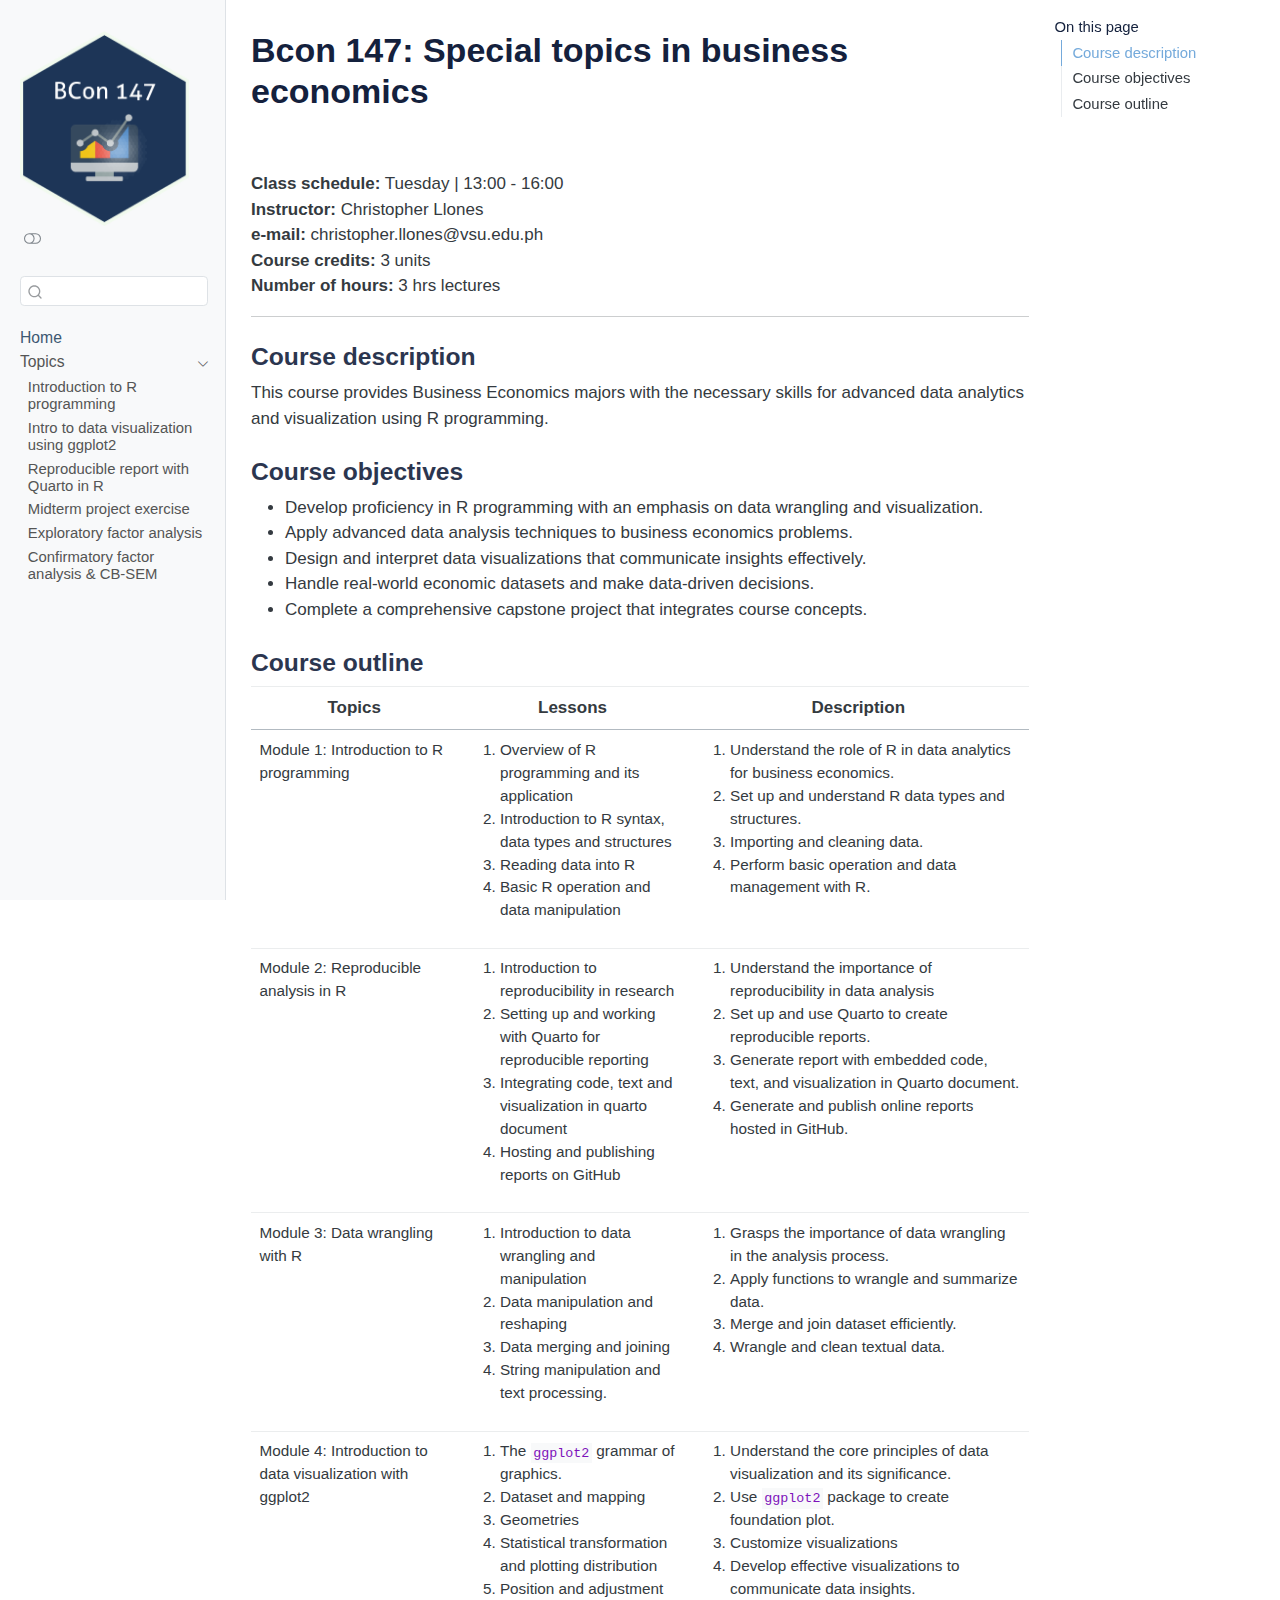
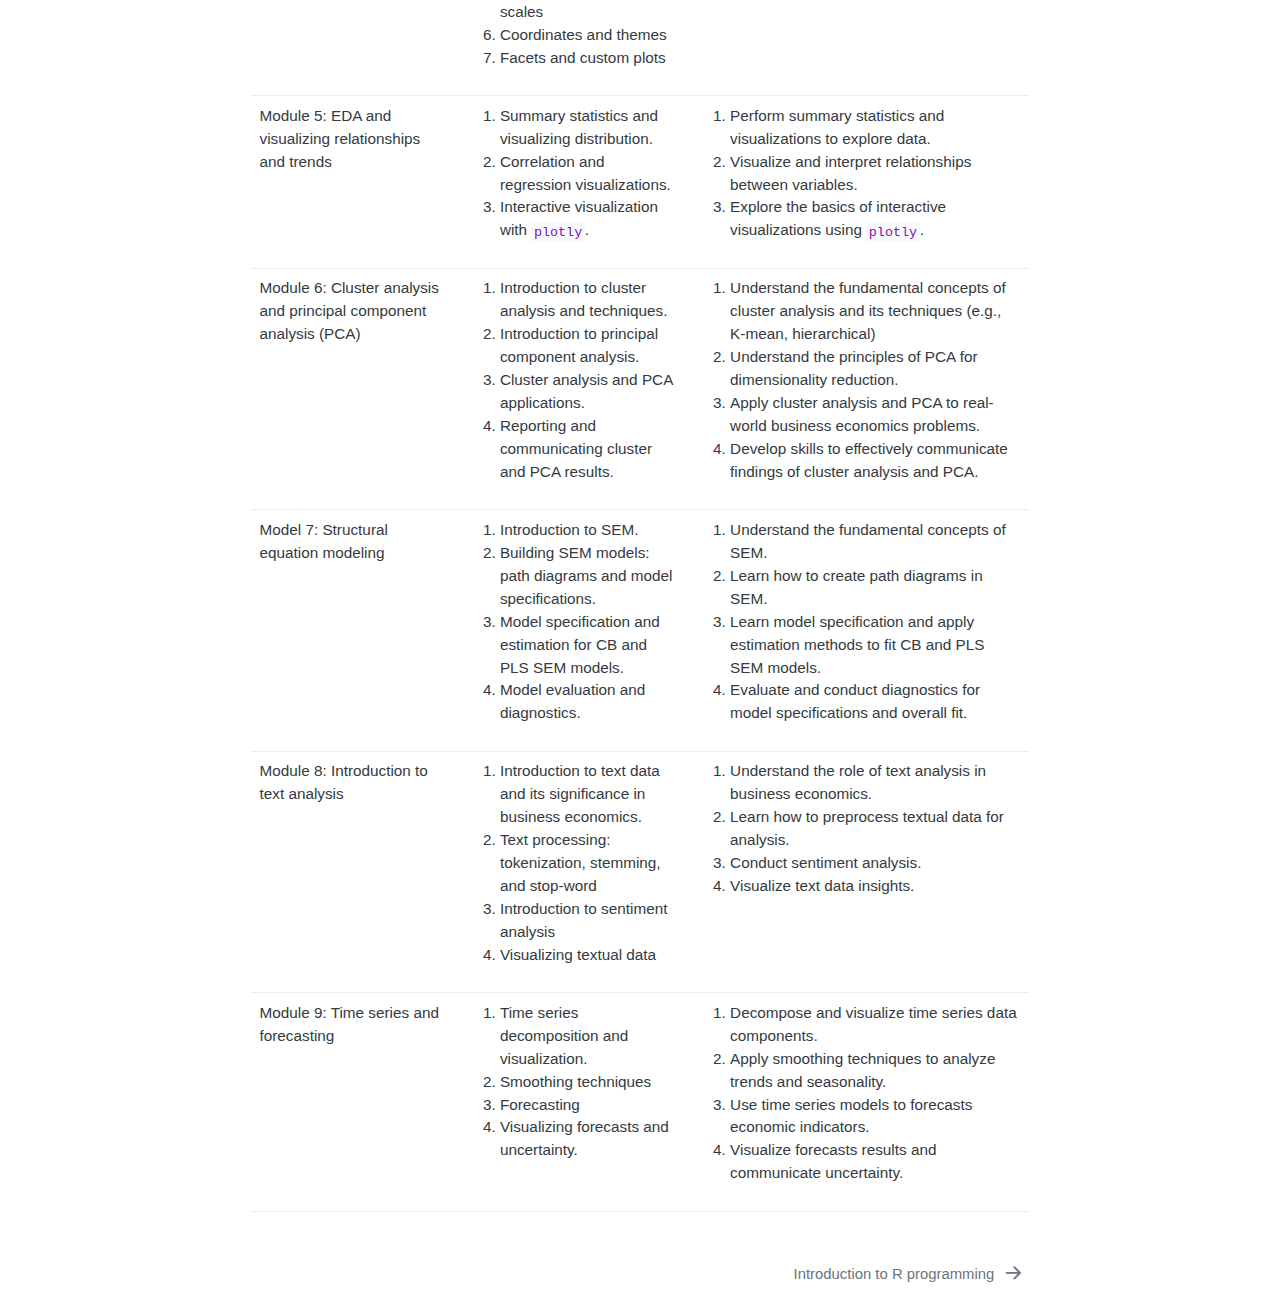
<file: docs/index.html>
<!DOCTYPE html>
<html xmlns="http://www.w3.org/1999/xhtml" lang="en" xml:lang="en"><head>

<meta charset="utf-8">
<meta name="generator" content="quarto-1.5.57">

<meta name="viewport" content="width=device-width, initial-scale=1.0, user-scalable=yes">


<title>Bcon 147: Special topics in business economics – Bcon 147</title>
<style>
code{white-space: pre-wrap;}
span.smallcaps{font-variant: small-caps;}
div.columns{display: flex; gap: min(4vw, 1.5em);}
div.column{flex: auto; overflow-x: auto;}
div.hanging-indent{margin-left: 1.5em; text-indent: -1.5em;}
ul.task-list{list-style: none;}
ul.task-list li input[type="checkbox"] {
  width: 0.8em;
  margin: 0 0.8em 0.2em -1em; /* quarto-specific, see https://github.com/quarto-dev/quarto-cli/issues/4556 */ 
  vertical-align: middle;
}
</style>


<script src="site_libs/quarto-nav/quarto-nav.js"></script>
<script src="site_libs/clipboard/clipboard.min.js"></script>
<script src="site_libs/quarto-search/autocomplete.umd.js"></script>
<script src="site_libs/quarto-search/fuse.min.js"></script>
<script src="site_libs/quarto-search/quarto-search.js"></script>
<meta name="quarto:offset" content="./">
<link href="./00-m0-intro-r.html" rel="next">
<link href="./plot/Bcon147-hex-logo.png" rel="icon" type="image/png">
<script src="site_libs/quarto-html/quarto.js"></script>
<script src="site_libs/quarto-html/popper.min.js"></script>
<script src="site_libs/quarto-html/tippy.umd.min.js"></script>
<script src="site_libs/quarto-html/anchor.min.js"></script>
<link href="site_libs/quarto-html/tippy.css" rel="stylesheet">
<link href="site_libs/quarto-html/quarto-syntax-highlighting.css" rel="stylesheet" class="quarto-color-scheme" id="quarto-text-highlighting-styles">
<link href="site_libs/quarto-html/quarto-syntax-highlighting-dark.css" rel="prefetch" class="quarto-color-scheme quarto-color-alternate" id="quarto-text-highlighting-styles">
<script src="site_libs/bootstrap/bootstrap.min.js"></script>
<link href="site_libs/bootstrap/bootstrap-icons.css" rel="stylesheet">
<link href="site_libs/bootstrap/bootstrap.min.css" rel="stylesheet" class="quarto-color-scheme" id="quarto-bootstrap" data-mode="light">
<link href="site_libs/bootstrap/bootstrap-dark.min.css" rel="prefetch" class="quarto-color-scheme quarto-color-alternate" id="quarto-bootstrap" data-mode="dark">
<script id="quarto-search-options" type="application/json">{
  "location": "sidebar",
  "copy-button": false,
  "collapse-after": 3,
  "panel-placement": "start",
  "type": "textbox",
  "limit": 50,
  "keyboard-shortcut": [
    "f",
    "/",
    "s"
  ],
  "show-item-context": false,
  "language": {
    "search-no-results-text": "No results",
    "search-matching-documents-text": "matching documents",
    "search-copy-link-title": "Copy link to search",
    "search-hide-matches-text": "Hide additional matches",
    "search-more-match-text": "more match in this document",
    "search-more-matches-text": "more matches in this document",
    "search-clear-button-title": "Clear",
    "search-text-placeholder": "",
    "search-detached-cancel-button-title": "Cancel",
    "search-submit-button-title": "Submit",
    "search-label": "Search"
  }
}</script>


</head>

<body class="nav-sidebar docked">

<div id="quarto-search-results"></div>
  <header id="quarto-header" class="headroom fixed-top">
  <nav class="quarto-secondary-nav">
    <div class="container-fluid d-flex">
      <button type="button" class="quarto-btn-toggle btn" data-bs-toggle="collapse" role="button" data-bs-target=".quarto-sidebar-collapse-item" aria-controls="quarto-sidebar" aria-expanded="false" aria-label="Toggle sidebar navigation" onclick="if (window.quartoToggleHeadroom) { window.quartoToggleHeadroom(); }">
        <i class="bi bi-layout-text-sidebar-reverse"></i>
      </button>
        <nav class="quarto-page-breadcrumbs" aria-label="breadcrumb"><ol class="breadcrumb"><li class="breadcrumb-item"><a href="./index.html">Home</a></li></ol></nav>
        <a class="flex-grow-1" role="navigation" data-bs-toggle="collapse" data-bs-target=".quarto-sidebar-collapse-item" aria-controls="quarto-sidebar" aria-expanded="false" aria-label="Toggle sidebar navigation" onclick="if (window.quartoToggleHeadroom) { window.quartoToggleHeadroom(); }">      
        </a>
      <button type="button" class="btn quarto-search-button" aria-label="Search" onclick="window.quartoOpenSearch();">
        <i class="bi bi-search"></i>
      </button>
    </div>
  </nav>
</header>
<!-- content -->
<div id="quarto-content" class="quarto-container page-columns page-rows-contents page-layout-article">
<!-- sidebar -->
  <nav id="quarto-sidebar" class="sidebar collapse collapse-horizontal quarto-sidebar-collapse-item sidebar-navigation docked overflow-auto">
    <div class="pt-lg-2 mt-2 text-left sidebar-header">
      <a href="./index.html" class="sidebar-logo-link">
      <img src="./plot/Bcon147-hex-logo.png" alt="" class="sidebar-logo py-0 d-lg-inline d-none">
      </a>
      <div class="sidebar-tools-main">
  <a href="" class="quarto-color-scheme-toggle quarto-navigation-tool  px-1" onclick="window.quartoToggleColorScheme(); return false;" title="Toggle dark mode"><i class="bi"></i></a>
</div>
      </div>
        <div class="mt-2 flex-shrink-0 align-items-center">
        <div class="sidebar-search">
        <div id="quarto-search" class="" title="Search"></div>
        </div>
        </div>
    <div class="sidebar-menu-container"> 
    <ul class="list-unstyled mt-1">
        <li class="sidebar-item">
  <div class="sidebar-item-container"> 
  <a href="./index.html" class="sidebar-item-text sidebar-link active">
 <span class="menu-text">Home</span></a>
  </div>
</li>
        <li class="sidebar-item sidebar-item-section">
      <div class="sidebar-item-container"> 
            <a class="sidebar-item-text sidebar-link text-start" data-bs-toggle="collapse" data-bs-target="#quarto-sidebar-section-1" role="navigation" aria-expanded="true">
 <span class="menu-text">Topics</span></a>
          <a class="sidebar-item-toggle text-start" data-bs-toggle="collapse" data-bs-target="#quarto-sidebar-section-1" role="navigation" aria-expanded="true" aria-label="Toggle section">
            <i class="bi bi-chevron-right ms-2"></i>
          </a> 
      </div>
      <ul id="quarto-sidebar-section-1" class="collapse list-unstyled sidebar-section depth1 show">  
          <li class="sidebar-item">
  <div class="sidebar-item-container"> 
  <a href="./00-m0-intro-r.html" class="sidebar-item-text sidebar-link">
 <span class="menu-text">Introduction to R programming</span></a>
  </div>
</li>
          <li class="sidebar-item">
  <div class="sidebar-item-container"> 
  <a href="./00-m0-intro-data-viz-ggplot.html" class="sidebar-item-text sidebar-link">
 <span class="menu-text">Intro to data visualization using ggplot2</span></a>
  </div>
</li>
          <li class="sidebar-item">
  <div class="sidebar-item-container"> 
  <a href="./00-m0-reproducible-quarto.html" class="sidebar-item-text sidebar-link">
 <span class="menu-text">Reproducible report with Quarto in R</span></a>
  </div>
</li>
          <li class="sidebar-item">
  <div class="sidebar-item-container"> 
  <a href="./00-midterm-project.html" class="sidebar-item-text sidebar-link">
 <span class="menu-text">Midterm project exercise</span></a>
  </div>
</li>
          <li class="sidebar-item">
  <div class="sidebar-item-container"> 
  <a href="./00-efa.html" class="sidebar-item-text sidebar-link">
 <span class="menu-text">Exploratory factor analysis</span></a>
  </div>
</li>
          <li class="sidebar-item">
  <div class="sidebar-item-container"> 
  <a href="./00-cfa-cb-sem.html" class="sidebar-item-text sidebar-link">
 <span class="menu-text">Confirmatory factor analysis &amp; CB-SEM</span></a>
  </div>
</li>
      </ul>
  </li>
    </ul>
    </div>
</nav>
<div id="quarto-sidebar-glass" class="quarto-sidebar-collapse-item" data-bs-toggle="collapse" data-bs-target=".quarto-sidebar-collapse-item"></div>
<!-- margin-sidebar -->
    <div id="quarto-margin-sidebar" class="sidebar margin-sidebar">
        <nav id="TOC" role="doc-toc" class="toc-active">
    <h2 id="toc-title">On this page</h2>
   
  <ul>
  <li><a href="#course-description" id="toc-course-description" class="nav-link active" data-scroll-target="#course-description">Course description</a></li>
  <li><a href="#course-objectives" id="toc-course-objectives" class="nav-link" data-scroll-target="#course-objectives">Course objectives</a></li>
  <li><a href="#course-outline" id="toc-course-outline" class="nav-link" data-scroll-target="#course-outline">Course outline</a></li>
  </ul>
</nav>
    </div>
<!-- main -->
<main class="content" id="quarto-document-content">

<header id="title-block-header" class="quarto-title-block default">
<div class="quarto-title">
<h1 class="title">Bcon 147: Special topics in business economics</h1>
</div>



<div class="quarto-title-meta">

    
  
    
  </div>
  


</header>


<p><br></p>
<p><strong>Class schedule:</strong> Tuesday | 13:00 - 16:00 <br> <strong>Instructor:</strong> Christopher Llones <br> <strong>e-mail:</strong> christopher.llones@vsu.edu.ph <br> <strong>Course credits:</strong> 3 units <br> <strong>Number of hours:</strong> 3 hrs lectures <br></p>
<hr>
<section id="course-description" class="level3">
<h3 class="anchored" data-anchor-id="course-description">Course description</h3>
<p>This course provides Business Economics majors with the necessary skills for advanced data analytics and visualization using R programming.</p>
</section>
<section id="course-objectives" class="level3">
<h3 class="anchored" data-anchor-id="course-objectives">Course objectives</h3>
<ul>
<li>Develop proficiency in R programming with an emphasis on data wrangling and visualization.</li>
<li>Apply advanced data analysis techniques to business economics problems.</li>
<li>Design and interpret data visualizations that communicate insights effectively.</li>
<li>Handle real-world economic datasets and make data-driven decisions.</li>
<li>Complete a comprehensive capstone project that integrates course concepts.</li>
</ul>
</section>
<section id="course-outline" class="level3">
<h3 class="anchored" data-anchor-id="course-outline">Course outline</h3>
<table class="caption-top table">
<colgroup>
<col style="width: 26%">
<col style="width: 29%">
<col style="width: 43%">
</colgroup>
<thead>
<tr class="header">
<th>Topics</th>
<th>Lessons</th>
<th>Description</th>
</tr>
</thead>
<tbody>
<tr class="odd">
<td>Module 1: Introduction to R programming</td>
<td><ol type="1">
<li>Overview of R programming and its application</li>
<li>Introduction to R syntax, data types and structures</li>
<li>Reading data into R</li>
<li>Basic R operation and data manipulation</li>
</ol></td>
<td><ol type="1">
<li>Understand the role of R in data analytics for business economics.</li>
<li>Set up and understand R data types and structures.</li>
<li>Importing and cleaning data.</li>
<li>Perform basic operation and data management with R.</li>
</ol></td>
</tr>
<tr class="even">
<td>Module 2: Reproducible analysis in R</td>
<td><ol type="1">
<li>Introduction to reproducibility in research</li>
<li>Setting up and working with Quarto for reproducible reporting</li>
<li>Integrating code, text and visualization in quarto document</li>
<li>Hosting and publishing reports on GitHub</li>
</ol></td>
<td><ol type="1">
<li>Understand the importance of reproducibility in data analysis</li>
<li>Set up and use Quarto to create reproducible reports.</li>
<li>Generate report with embedded code, text, and visualization in Quarto document.</li>
<li>Generate and publish online reports hosted in GitHub.</li>
</ol></td>
</tr>
<tr class="odd">
<td>Module 3: Data wrangling with R</td>
<td><ol type="1">
<li>Introduction to data wrangling and manipulation</li>
<li>Data manipulation and reshaping</li>
<li>Data merging and joining</li>
<li>String manipulation and text processing.</li>
</ol></td>
<td><ol type="1">
<li>Grasps the importance of data wrangling in the analysis process.</li>
<li>Apply functions to wrangle and summarize data.</li>
<li>Merge and join dataset efficiently.</li>
<li>Wrangle and clean textual data.</li>
</ol></td>
</tr>
<tr class="even">
<td>Module 4: Introduction to data visualization with ggplot2</td>
<td><ol type="1">
<li>The <code>ggplot2</code> grammar of graphics.</li>
<li>Dataset and mapping</li>
<li>Geometries</li>
<li>Statistical transformation and plotting distribution</li>
<li>Position and adjustment scales</li>
<li>Coordinates and themes</li>
<li>Facets and custom plots</li>
</ol></td>
<td><ol type="1">
<li>Understand the core principles of data visualization and its significance.</li>
<li>Use <code>ggplot2</code> package to create foundation plot.</li>
<li>Customize visualizations</li>
<li>Develop effective visualizations to communicate data insights.</li>
</ol></td>
</tr>
<tr class="odd">
<td>Module 5: EDA and visualizing relationships and trends</td>
<td><ol type="1">
<li>Summary statistics and visualizing distribution.</li>
<li>Correlation and regression visualizations.</li>
<li>Interactive visualization with <code>plotly</code>.</li>
</ol></td>
<td><ol type="1">
<li>Perform summary statistics and visualizations to explore data.</li>
<li>Visualize and interpret relationships between variables.</li>
<li>Explore the basics of interactive visualizations using <code>plotly</code>.</li>
</ol></td>
</tr>
<tr class="even">
<td>Module 6: Cluster analysis and principal component analysis (PCA)</td>
<td><ol type="1">
<li>Introduction to cluster analysis and techniques.</li>
<li>Introduction to principal component analysis.</li>
<li>Cluster analysis and PCA applications.</li>
<li>Reporting and communicating cluster and PCA results.</li>
</ol></td>
<td><ol type="1">
<li>Understand the fundamental concepts of cluster analysis and its techniques (e.g., K-mean, hierarchical)</li>
<li>Understand the principles of PCA for dimensionality reduction.</li>
<li>Apply cluster analysis and PCA to real-world business economics problems.</li>
<li>Develop skills to effectively communicate findings of cluster analysis and PCA.</li>
</ol></td>
</tr>
<tr class="odd">
<td>Model 7: Structural equation modeling</td>
<td><ol type="1">
<li>Introduction to SEM.</li>
<li>Building SEM models: path diagrams and model specifications.</li>
<li>Model specification and estimation for CB and PLS SEM models.</li>
<li>Model evaluation and diagnostics.</li>
</ol></td>
<td><ol type="1">
<li>Understand the fundamental concepts of SEM.</li>
<li>Learn how to create path diagrams in SEM.</li>
<li>Learn model specification and apply estimation methods to fit CB and PLS SEM models.</li>
<li>Evaluate and conduct diagnostics for model specifications and overall fit.</li>
</ol></td>
</tr>
<tr class="even">
<td>Module 8: Introduction to text analysis</td>
<td><ol type="1">
<li>Introduction to text data and its significance in business economics.</li>
<li>Text processing: tokenization, stemming, and stop-word</li>
<li>Introduction to sentiment analysis</li>
<li>Visualizing textual data</li>
</ol></td>
<td><ol type="1">
<li>Understand the role of text analysis in business economics.</li>
<li>Learn how to preprocess textual data for analysis.</li>
<li>Conduct sentiment analysis.</li>
<li>Visualize text data insights.</li>
</ol></td>
</tr>
<tr class="odd">
<td>Module 9: Time series and forecasting</td>
<td><ol type="1">
<li>Time series decomposition and visualization.</li>
<li>Smoothing techniques</li>
<li>Forecasting</li>
<li>Visualizing forecasts and uncertainty.</li>
</ol></td>
<td><ol type="1">
<li>Decompose and visualize time series data components.</li>
<li>Apply smoothing techniques to analyze trends and seasonality.</li>
<li>Use time series models to forecasts economic indicators.</li>
<li>Visualize forecasts results and communicate uncertainty.</li>
</ol></td>
</tr>
</tbody>
</table>


</section>

</main> <!-- /main -->
<script id="quarto-html-after-body" type="application/javascript">
window.document.addEventListener("DOMContentLoaded", function (event) {
  const toggleBodyColorMode = (bsSheetEl) => {
    const mode = bsSheetEl.getAttribute("data-mode");
    const bodyEl = window.document.querySelector("body");
    if (mode === "dark") {
      bodyEl.classList.add("quarto-dark");
      bodyEl.classList.remove("quarto-light");
    } else {
      bodyEl.classList.add("quarto-light");
      bodyEl.classList.remove("quarto-dark");
    }
  }
  const toggleBodyColorPrimary = () => {
    const bsSheetEl = window.document.querySelector("link#quarto-bootstrap");
    if (bsSheetEl) {
      toggleBodyColorMode(bsSheetEl);
    }
  }
  toggleBodyColorPrimary();  
  const disableStylesheet = (stylesheets) => {
    for (let i=0; i < stylesheets.length; i++) {
      const stylesheet = stylesheets[i];
      stylesheet.rel = 'prefetch';
    }
  }
  const enableStylesheet = (stylesheets) => {
    for (let i=0; i < stylesheets.length; i++) {
      const stylesheet = stylesheets[i];
      stylesheet.rel = 'stylesheet';
    }
  }
  const manageTransitions = (selector, allowTransitions) => {
    const els = window.document.querySelectorAll(selector);
    for (let i=0; i < els.length; i++) {
      const el = els[i];
      if (allowTransitions) {
        el.classList.remove('notransition');
      } else {
        el.classList.add('notransition');
      }
    }
  }
  const toggleGiscusIfUsed = (isAlternate, darkModeDefault) => {
    const baseTheme = document.querySelector('#giscus-base-theme')?.value ?? 'light';
    const alternateTheme = document.querySelector('#giscus-alt-theme')?.value ?? 'dark';
    let newTheme = '';
    if(darkModeDefault) {
      newTheme = isAlternate ? baseTheme : alternateTheme;
    } else {
      newTheme = isAlternate ? alternateTheme : baseTheme;
    }
    const changeGiscusTheme = () => {
      // From: https://github.com/giscus/giscus/issues/336
      const sendMessage = (message) => {
        const iframe = document.querySelector('iframe.giscus-frame');
        if (!iframe) return;
        iframe.contentWindow.postMessage({ giscus: message }, 'https://giscus.app');
      }
      sendMessage({
        setConfig: {
          theme: newTheme
        }
      });
    }
    const isGiscussLoaded = window.document.querySelector('iframe.giscus-frame') !== null;
    if (isGiscussLoaded) {
      changeGiscusTheme();
    }
  }
  const toggleColorMode = (alternate) => {
    // Switch the stylesheets
    const alternateStylesheets = window.document.querySelectorAll('link.quarto-color-scheme.quarto-color-alternate');
    manageTransitions('#quarto-margin-sidebar .nav-link', false);
    if (alternate) {
      enableStylesheet(alternateStylesheets);
      for (const sheetNode of alternateStylesheets) {
        if (sheetNode.id === "quarto-bootstrap") {
          toggleBodyColorMode(sheetNode);
        }
      }
    } else {
      disableStylesheet(alternateStylesheets);
      toggleBodyColorPrimary();
    }
    manageTransitions('#quarto-margin-sidebar .nav-link', true);
    // Switch the toggles
    const toggles = window.document.querySelectorAll('.quarto-color-scheme-toggle');
    for (let i=0; i < toggles.length; i++) {
      const toggle = toggles[i];
      if (toggle) {
        if (alternate) {
          toggle.classList.add("alternate");     
        } else {
          toggle.classList.remove("alternate");
        }
      }
    }
    // Hack to workaround the fact that safari doesn't
    // properly recolor the scrollbar when toggling (#1455)
    if (navigator.userAgent.indexOf('Safari') > 0 && navigator.userAgent.indexOf('Chrome') == -1) {
      manageTransitions("body", false);
      window.scrollTo(0, 1);
      setTimeout(() => {
        window.scrollTo(0, 0);
        manageTransitions("body", true);
      }, 40);  
    }
  }
  const isFileUrl = () => { 
    return window.location.protocol === 'file:';
  }
  const hasAlternateSentinel = () => {  
    let styleSentinel = getColorSchemeSentinel();
    if (styleSentinel !== null) {
      return styleSentinel === "alternate";
    } else {
      return false;
    }
  }
  const setStyleSentinel = (alternate) => {
    const value = alternate ? "alternate" : "default";
    if (!isFileUrl()) {
      window.localStorage.setItem("quarto-color-scheme", value);
    } else {
      localAlternateSentinel = value;
    }
  }
  const getColorSchemeSentinel = () => {
    if (!isFileUrl()) {
      const storageValue = window.localStorage.getItem("quarto-color-scheme");
      return storageValue != null ? storageValue : localAlternateSentinel;
    } else {
      return localAlternateSentinel;
    }
  }
  const darkModeDefault = false;
  let localAlternateSentinel = darkModeDefault ? 'alternate' : 'default';
  // Dark / light mode switch
  window.quartoToggleColorScheme = () => {
    // Read the current dark / light value 
    let toAlternate = !hasAlternateSentinel();
    toggleColorMode(toAlternate);
    setStyleSentinel(toAlternate);
    toggleGiscusIfUsed(toAlternate, darkModeDefault);
  };
  // Ensure there is a toggle, if there isn't float one in the top right
  if (window.document.querySelector('.quarto-color-scheme-toggle') === null) {
    const a = window.document.createElement('a');
    a.classList.add('top-right');
    a.classList.add('quarto-color-scheme-toggle');
    a.href = "";
    a.onclick = function() { try { window.quartoToggleColorScheme(); } catch {} return false; };
    const i = window.document.createElement("i");
    i.classList.add('bi');
    a.appendChild(i);
    window.document.body.appendChild(a);
  }
  // Switch to dark mode if need be
  if (hasAlternateSentinel()) {
    toggleColorMode(true);
  } else {
    toggleColorMode(false);
  }
  const icon = "";
  const anchorJS = new window.AnchorJS();
  anchorJS.options = {
    placement: 'right',
    icon: icon
  };
  anchorJS.add('.anchored');
  const isCodeAnnotation = (el) => {
    for (const clz of el.classList) {
      if (clz.startsWith('code-annotation-')) {                     
        return true;
      }
    }
    return false;
  }
  const onCopySuccess = function(e) {
    // button target
    const button = e.trigger;
    // don't keep focus
    button.blur();
    // flash "checked"
    button.classList.add('code-copy-button-checked');
    var currentTitle = button.getAttribute("title");
    button.setAttribute("title", "Copied!");
    let tooltip;
    if (window.bootstrap) {
      button.setAttribute("data-bs-toggle", "tooltip");
      button.setAttribute("data-bs-placement", "left");
      button.setAttribute("data-bs-title", "Copied!");
      tooltip = new bootstrap.Tooltip(button, 
        { trigger: "manual", 
          customClass: "code-copy-button-tooltip",
          offset: [0, -8]});
      tooltip.show();    
    }
    setTimeout(function() {
      if (tooltip) {
        tooltip.hide();
        button.removeAttribute("data-bs-title");
        button.removeAttribute("data-bs-toggle");
        button.removeAttribute("data-bs-placement");
      }
      button.setAttribute("title", currentTitle);
      button.classList.remove('code-copy-button-checked');
    }, 1000);
    // clear code selection
    e.clearSelection();
  }
  const getTextToCopy = function(trigger) {
      const codeEl = trigger.previousElementSibling.cloneNode(true);
      for (const childEl of codeEl.children) {
        if (isCodeAnnotation(childEl)) {
          childEl.remove();
        }
      }
      return codeEl.innerText;
  }
  const clipboard = new window.ClipboardJS('.code-copy-button:not([data-in-quarto-modal])', {
    text: getTextToCopy
  });
  clipboard.on('success', onCopySuccess);
  if (window.document.getElementById('quarto-embedded-source-code-modal')) {
    // For code content inside modals, clipBoardJS needs to be initialized with a container option
    // TODO: Check when it could be a function (https://github.com/zenorocha/clipboard.js/issues/860)
    const clipboardModal = new window.ClipboardJS('.code-copy-button[data-in-quarto-modal]', {
      text: getTextToCopy,
      container: window.document.getElementById('quarto-embedded-source-code-modal')
    });
    clipboardModal.on('success', onCopySuccess);
  }
    var localhostRegex = new RegExp(/^(?:http|https):\/\/localhost\:?[0-9]*\//);
    var mailtoRegex = new RegExp(/^mailto:/);
      var filterRegex = new RegExp("https:\/\/econ147-special-topic\/econ147-site");
    var isInternal = (href) => {
        return filterRegex.test(href) || localhostRegex.test(href) || mailtoRegex.test(href);
    }
    // Inspect non-navigation links and adorn them if external
 	var links = window.document.querySelectorAll('a[href]:not(.nav-link):not(.navbar-brand):not(.toc-action):not(.sidebar-link):not(.sidebar-item-toggle):not(.pagination-link):not(.no-external):not([aria-hidden]):not(.dropdown-item):not(.quarto-navigation-tool):not(.about-link)');
    for (var i=0; i<links.length; i++) {
      const link = links[i];
      if (!isInternal(link.href)) {
        // undo the damage that might have been done by quarto-nav.js in the case of
        // links that we want to consider external
        if (link.dataset.originalHref !== undefined) {
          link.href = link.dataset.originalHref;
        }
      }
    }
  function tippyHover(el, contentFn, onTriggerFn, onUntriggerFn) {
    const config = {
      allowHTML: true,
      maxWidth: 500,
      delay: 100,
      arrow: false,
      appendTo: function(el) {
          return el.parentElement;
      },
      interactive: true,
      interactiveBorder: 10,
      theme: 'quarto',
      placement: 'bottom-start',
    };
    if (contentFn) {
      config.content = contentFn;
    }
    if (onTriggerFn) {
      config.onTrigger = onTriggerFn;
    }
    if (onUntriggerFn) {
      config.onUntrigger = onUntriggerFn;
    }
    window.tippy(el, config); 
  }
  const noterefs = window.document.querySelectorAll('a[role="doc-noteref"]');
  for (var i=0; i<noterefs.length; i++) {
    const ref = noterefs[i];
    tippyHover(ref, function() {
      // use id or data attribute instead here
      let href = ref.getAttribute('data-footnote-href') || ref.getAttribute('href');
      try { href = new URL(href).hash; } catch {}
      const id = href.replace(/^#\/?/, "");
      const note = window.document.getElementById(id);
      if (note) {
        return note.innerHTML;
      } else {
        return "";
      }
    });
  }
  const xrefs = window.document.querySelectorAll('a.quarto-xref');
  const processXRef = (id, note) => {
    // Strip column container classes
    const stripColumnClz = (el) => {
      el.classList.remove("page-full", "page-columns");
      if (el.children) {
        for (const child of el.children) {
          stripColumnClz(child);
        }
      }
    }
    stripColumnClz(note)
    if (id === null || id.startsWith('sec-')) {
      // Special case sections, only their first couple elements
      const container = document.createElement("div");
      if (note.children && note.children.length > 2) {
        container.appendChild(note.children[0].cloneNode(true));
        for (let i = 1; i < note.children.length; i++) {
          const child = note.children[i];
          if (child.tagName === "P" && child.innerText === "") {
            continue;
          } else {
            container.appendChild(child.cloneNode(true));
            break;
          }
        }
        if (window.Quarto?.typesetMath) {
          window.Quarto.typesetMath(container);
        }
        return container.innerHTML
      } else {
        if (window.Quarto?.typesetMath) {
          window.Quarto.typesetMath(note);
        }
        return note.innerHTML;
      }
    } else {
      // Remove any anchor links if they are present
      const anchorLink = note.querySelector('a.anchorjs-link');
      if (anchorLink) {
        anchorLink.remove();
      }
      if (window.Quarto?.typesetMath) {
        window.Quarto.typesetMath(note);
      }
      // TODO in 1.5, we should make sure this works without a callout special case
      if (note.classList.contains("callout")) {
        return note.outerHTML;
      } else {
        return note.innerHTML;
      }
    }
  }
  for (var i=0; i<xrefs.length; i++) {
    const xref = xrefs[i];
    tippyHover(xref, undefined, function(instance) {
      instance.disable();
      let url = xref.getAttribute('href');
      let hash = undefined; 
      if (url.startsWith('#')) {
        hash = url;
      } else {
        try { hash = new URL(url).hash; } catch {}
      }
      if (hash) {
        const id = hash.replace(/^#\/?/, "");
        const note = window.document.getElementById(id);
        if (note !== null) {
          try {
            const html = processXRef(id, note.cloneNode(true));
            instance.setContent(html);
          } finally {
            instance.enable();
            instance.show();
          }
        } else {
          // See if we can fetch this
          fetch(url.split('#')[0])
          .then(res => res.text())
          .then(html => {
            const parser = new DOMParser();
            const htmlDoc = parser.parseFromString(html, "text/html");
            const note = htmlDoc.getElementById(id);
            if (note !== null) {
              const html = processXRef(id, note);
              instance.setContent(html);
            } 
          }).finally(() => {
            instance.enable();
            instance.show();
          });
        }
      } else {
        // See if we can fetch a full url (with no hash to target)
        // This is a special case and we should probably do some content thinning / targeting
        fetch(url)
        .then(res => res.text())
        .then(html => {
          const parser = new DOMParser();
          const htmlDoc = parser.parseFromString(html, "text/html");
          const note = htmlDoc.querySelector('main.content');
          if (note !== null) {
            // This should only happen for chapter cross references
            // (since there is no id in the URL)
            // remove the first header
            if (note.children.length > 0 && note.children[0].tagName === "HEADER") {
              note.children[0].remove();
            }
            const html = processXRef(null, note);
            instance.setContent(html);
          } 
        }).finally(() => {
          instance.enable();
          instance.show();
        });
      }
    }, function(instance) {
    });
  }
      let selectedAnnoteEl;
      const selectorForAnnotation = ( cell, annotation) => {
        let cellAttr = 'data-code-cell="' + cell + '"';
        let lineAttr = 'data-code-annotation="' +  annotation + '"';
        const selector = 'span[' + cellAttr + '][' + lineAttr + ']';
        return selector;
      }
      const selectCodeLines = (annoteEl) => {
        const doc = window.document;
        const targetCell = annoteEl.getAttribute("data-target-cell");
        const targetAnnotation = annoteEl.getAttribute("data-target-annotation");
        const annoteSpan = window.document.querySelector(selectorForAnnotation(targetCell, targetAnnotation));
        const lines = annoteSpan.getAttribute("data-code-lines").split(",");
        const lineIds = lines.map((line) => {
          return targetCell + "-" + line;
        })
        let top = null;
        let height = null;
        let parent = null;
        if (lineIds.length > 0) {
            //compute the position of the single el (top and bottom and make a div)
            const el = window.document.getElementById(lineIds[0]);
            top = el.offsetTop;
            height = el.offsetHeight;
            parent = el.parentElement.parentElement;
          if (lineIds.length > 1) {
            const lastEl = window.document.getElementById(lineIds[lineIds.length - 1]);
            const bottom = lastEl.offsetTop + lastEl.offsetHeight;
            height = bottom - top;
          }
          if (top !== null && height !== null && parent !== null) {
            // cook up a div (if necessary) and position it 
            let div = window.document.getElementById("code-annotation-line-highlight");
            if (div === null) {
              div = window.document.createElement("div");
              div.setAttribute("id", "code-annotation-line-highlight");
              div.style.position = 'absolute';
              parent.appendChild(div);
            }
            div.style.top = top - 2 + "px";
            div.style.height = height + 4 + "px";
            div.style.left = 0;
            let gutterDiv = window.document.getElementById("code-annotation-line-highlight-gutter");
            if (gutterDiv === null) {
              gutterDiv = window.document.createElement("div");
              gutterDiv.setAttribute("id", "code-annotation-line-highlight-gutter");
              gutterDiv.style.position = 'absolute';
              const codeCell = window.document.getElementById(targetCell);
              const gutter = codeCell.querySelector('.code-annotation-gutter');
              gutter.appendChild(gutterDiv);
            }
            gutterDiv.style.top = top - 2 + "px";
            gutterDiv.style.height = height + 4 + "px";
          }
          selectedAnnoteEl = annoteEl;
        }
      };
      const unselectCodeLines = () => {
        const elementsIds = ["code-annotation-line-highlight", "code-annotation-line-highlight-gutter"];
        elementsIds.forEach((elId) => {
          const div = window.document.getElementById(elId);
          if (div) {
            div.remove();
          }
        });
        selectedAnnoteEl = undefined;
      };
        // Handle positioning of the toggle
    window.addEventListener(
      "resize",
      throttle(() => {
        elRect = undefined;
        if (selectedAnnoteEl) {
          selectCodeLines(selectedAnnoteEl);
        }
      }, 10)
    );
    function throttle(fn, ms) {
    let throttle = false;
    let timer;
      return (...args) => {
        if(!throttle) { // first call gets through
            fn.apply(this, args);
            throttle = true;
        } else { // all the others get throttled
            if(timer) clearTimeout(timer); // cancel #2
            timer = setTimeout(() => {
              fn.apply(this, args);
              timer = throttle = false;
            }, ms);
        }
      };
    }
      // Attach click handler to the DT
      const annoteDls = window.document.querySelectorAll('dt[data-target-cell]');
      for (const annoteDlNode of annoteDls) {
        annoteDlNode.addEventListener('click', (event) => {
          const clickedEl = event.target;
          if (clickedEl !== selectedAnnoteEl) {
            unselectCodeLines();
            const activeEl = window.document.querySelector('dt[data-target-cell].code-annotation-active');
            if (activeEl) {
              activeEl.classList.remove('code-annotation-active');
            }
            selectCodeLines(clickedEl);
            clickedEl.classList.add('code-annotation-active');
          } else {
            // Unselect the line
            unselectCodeLines();
            clickedEl.classList.remove('code-annotation-active');
          }
        });
      }
  const findCites = (el) => {
    const parentEl = el.parentElement;
    if (parentEl) {
      const cites = parentEl.dataset.cites;
      if (cites) {
        return {
          el,
          cites: cites.split(' ')
        };
      } else {
        return findCites(el.parentElement)
      }
    } else {
      return undefined;
    }
  };
  var bibliorefs = window.document.querySelectorAll('a[role="doc-biblioref"]');
  for (var i=0; i<bibliorefs.length; i++) {
    const ref = bibliorefs[i];
    const citeInfo = findCites(ref);
    if (citeInfo) {
      tippyHover(citeInfo.el, function() {
        var popup = window.document.createElement('div');
        citeInfo.cites.forEach(function(cite) {
          var citeDiv = window.document.createElement('div');
          citeDiv.classList.add('hanging-indent');
          citeDiv.classList.add('csl-entry');
          var biblioDiv = window.document.getElementById('ref-' + cite);
          if (biblioDiv) {
            citeDiv.innerHTML = biblioDiv.innerHTML;
          }
          popup.appendChild(citeDiv);
        });
        return popup.innerHTML;
      });
    }
  }
});
</script>
<nav class="page-navigation">
  <div class="nav-page nav-page-previous">
  </div>
  <div class="nav-page nav-page-next">
      <a href="./00-m0-intro-r.html" class="pagination-link" aria-label="Introduction to R programming">
        <span class="nav-page-text">Introduction to R programming</span> <i class="bi bi-arrow-right-short"></i>
      </a>
  </div>
</nav>
</div> <!-- /content -->




</body></html>
</file>
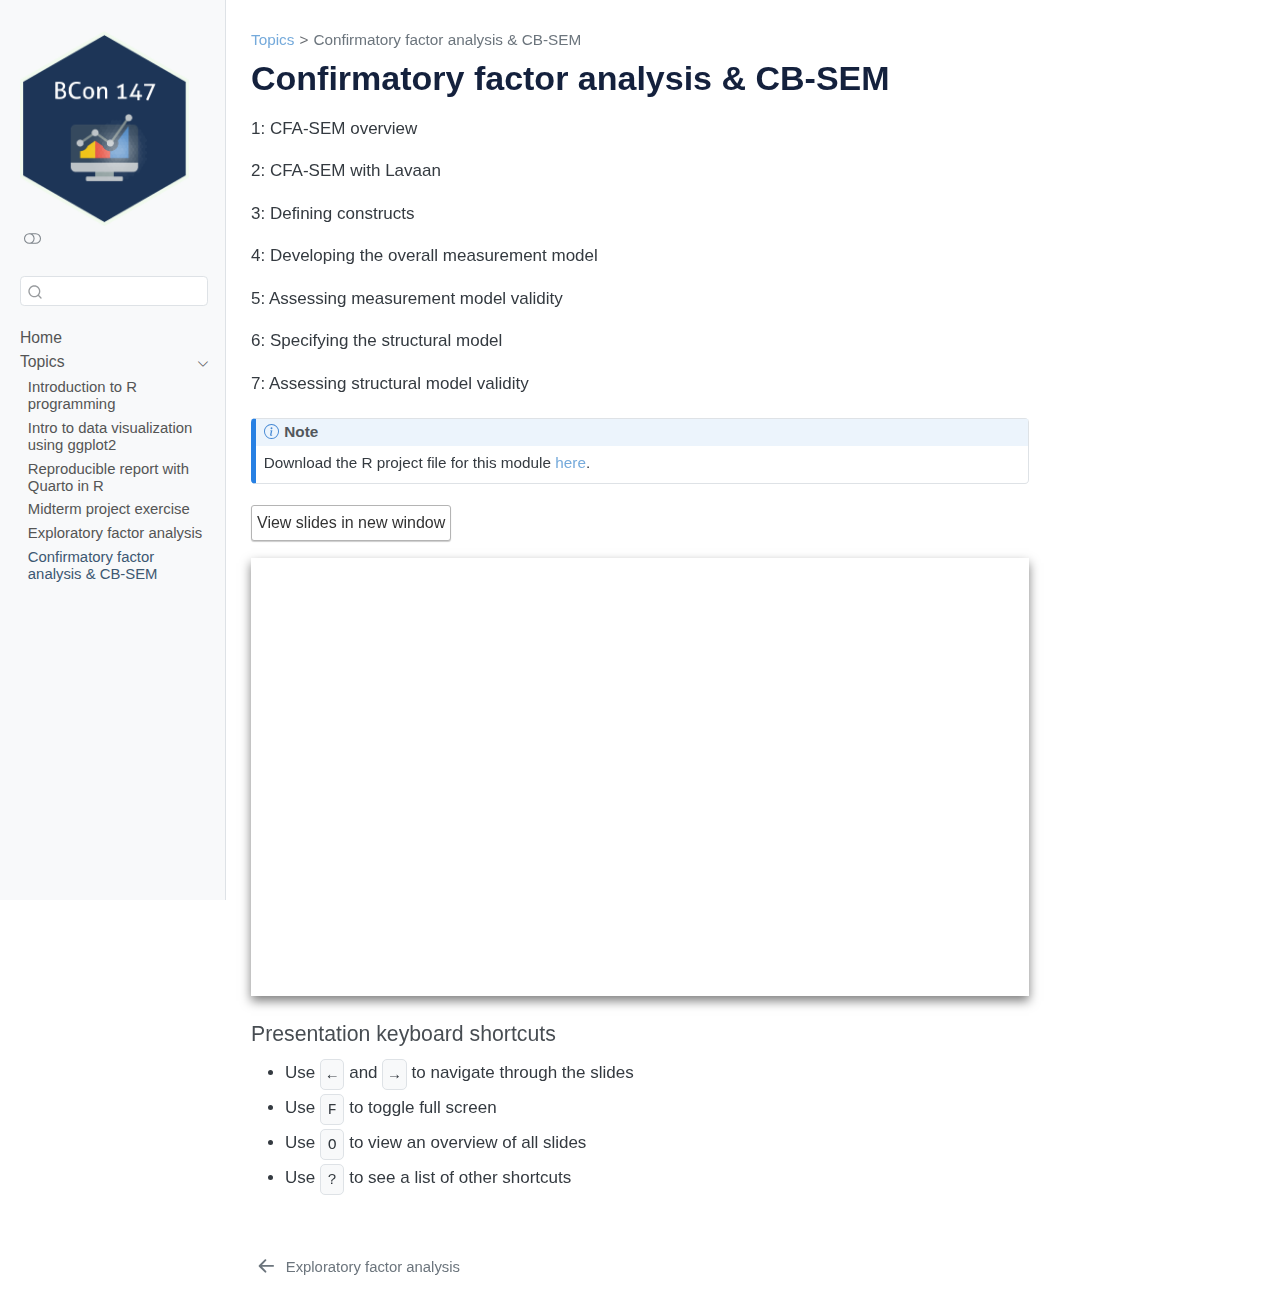
<file: docs/00-cfa-cb-sem.html>
<!DOCTYPE html>
<html xmlns="http://www.w3.org/1999/xhtml" lang="en" xml:lang="en"><head>

<meta charset="utf-8">
<meta name="generator" content="quarto-1.5.57">

<meta name="viewport" content="width=device-width, initial-scale=1.0, user-scalable=yes">


<title>Confirmatory factor analysis &amp; CB-SEM – Bcon 147</title>
<style>
code{white-space: pre-wrap;}
span.smallcaps{font-variant: small-caps;}
div.columns{display: flex; gap: min(4vw, 1.5em);}
div.column{flex: auto; overflow-x: auto;}
div.hanging-indent{margin-left: 1.5em; text-indent: -1.5em;}
ul.task-list{list-style: none;}
ul.task-list li input[type="checkbox"] {
  width: 0.8em;
  margin: 0 0.8em 0.2em -1em; /* quarto-specific, see https://github.com/quarto-dev/quarto-cli/issues/4556 */ 
  vertical-align: middle;
}
</style>


<script src="site_libs/quarto-nav/quarto-nav.js"></script>
<script src="site_libs/clipboard/clipboard.min.js"></script>
<script src="site_libs/quarto-search/autocomplete.umd.js"></script>
<script src="site_libs/quarto-search/fuse.min.js"></script>
<script src="site_libs/quarto-search/quarto-search.js"></script>
<meta name="quarto:offset" content="./">
<link href="./00-efa.html" rel="prev">
<link href="./plot/Bcon147-hex-logo.png" rel="icon" type="image/png">
<script src="site_libs/quarto-html/quarto.js"></script>
<script src="site_libs/quarto-html/popper.min.js"></script>
<script src="site_libs/quarto-html/tippy.umd.min.js"></script>
<script src="site_libs/quarto-html/anchor.min.js"></script>
<link href="site_libs/quarto-html/tippy.css" rel="stylesheet">
<link href="site_libs/quarto-html/quarto-syntax-highlighting.css" rel="stylesheet" class="quarto-color-scheme" id="quarto-text-highlighting-styles">
<link href="site_libs/quarto-html/quarto-syntax-highlighting-dark.css" rel="prefetch" class="quarto-color-scheme quarto-color-alternate" id="quarto-text-highlighting-styles">
<script src="site_libs/bootstrap/bootstrap.min.js"></script>
<link href="site_libs/bootstrap/bootstrap-icons.css" rel="stylesheet">
<link href="site_libs/bootstrap/bootstrap.min.css" rel="stylesheet" class="quarto-color-scheme" id="quarto-bootstrap" data-mode="light">
<link href="site_libs/bootstrap/bootstrap-dark.min.css" rel="prefetch" class="quarto-color-scheme quarto-color-alternate" id="quarto-bootstrap" data-mode="dark">
<script id="quarto-search-options" type="application/json">{
  "location": "sidebar",
  "copy-button": false,
  "collapse-after": 3,
  "panel-placement": "start",
  "type": "textbox",
  "limit": 50,
  "keyboard-shortcut": [
    "f",
    "/",
    "s"
  ],
  "show-item-context": false,
  "language": {
    "search-no-results-text": "No results",
    "search-matching-documents-text": "matching documents",
    "search-copy-link-title": "Copy link to search",
    "search-hide-matches-text": "Hide additional matches",
    "search-more-match-text": "more match in this document",
    "search-more-matches-text": "more matches in this document",
    "search-clear-button-title": "Clear",
    "search-text-placeholder": "",
    "search-detached-cancel-button-title": "Cancel",
    "search-submit-button-title": "Submit",
    "search-label": "Search"
  }
}</script>


</head>

<body class="nav-sidebar docked">

<div id="quarto-search-results"></div>
  <header id="quarto-header" class="headroom fixed-top">
  <nav class="quarto-secondary-nav">
    <div class="container-fluid d-flex">
      <button type="button" class="quarto-btn-toggle btn" data-bs-toggle="collapse" role="button" data-bs-target=".quarto-sidebar-collapse-item" aria-controls="quarto-sidebar" aria-expanded="false" aria-label="Toggle sidebar navigation" onclick="if (window.quartoToggleHeadroom) { window.quartoToggleHeadroom(); }">
        <i class="bi bi-layout-text-sidebar-reverse"></i>
      </button>
        <nav class="quarto-page-breadcrumbs" aria-label="breadcrumb"><ol class="breadcrumb"><li class="breadcrumb-item"><a href="./00-m0-intro-r.html">Topics</a></li><li class="breadcrumb-item"><a href="./00-cfa-cb-sem.html">Confirmatory factor analysis &amp; CB-SEM</a></li></ol></nav>
        <a class="flex-grow-1" role="navigation" data-bs-toggle="collapse" data-bs-target=".quarto-sidebar-collapse-item" aria-controls="quarto-sidebar" aria-expanded="false" aria-label="Toggle sidebar navigation" onclick="if (window.quartoToggleHeadroom) { window.quartoToggleHeadroom(); }">      
        </a>
      <button type="button" class="btn quarto-search-button" aria-label="Search" onclick="window.quartoOpenSearch();">
        <i class="bi bi-search"></i>
      </button>
    </div>
  </nav>
</header>
<!-- content -->
<div id="quarto-content" class="quarto-container page-columns page-rows-contents page-layout-article">
<!-- sidebar -->
  <nav id="quarto-sidebar" class="sidebar collapse collapse-horizontal quarto-sidebar-collapse-item sidebar-navigation docked overflow-auto">
    <div class="pt-lg-2 mt-2 text-left sidebar-header">
      <a href="./index.html" class="sidebar-logo-link">
      <img src="./plot/Bcon147-hex-logo.png" alt="" class="sidebar-logo py-0 d-lg-inline d-none">
      </a>
      <div class="sidebar-tools-main">
  <a href="" class="quarto-color-scheme-toggle quarto-navigation-tool  px-1" onclick="window.quartoToggleColorScheme(); return false;" title="Toggle dark mode"><i class="bi"></i></a>
</div>
      </div>
        <div class="mt-2 flex-shrink-0 align-items-center">
        <div class="sidebar-search">
        <div id="quarto-search" class="" title="Search"></div>
        </div>
        </div>
    <div class="sidebar-menu-container"> 
    <ul class="list-unstyled mt-1">
        <li class="sidebar-item">
  <div class="sidebar-item-container"> 
  <a href="./index.html" class="sidebar-item-text sidebar-link">
 <span class="menu-text">Home</span></a>
  </div>
</li>
        <li class="sidebar-item sidebar-item-section">
      <div class="sidebar-item-container"> 
            <a class="sidebar-item-text sidebar-link text-start" data-bs-toggle="collapse" data-bs-target="#quarto-sidebar-section-1" role="navigation" aria-expanded="true">
 <span class="menu-text">Topics</span></a>
          <a class="sidebar-item-toggle text-start" data-bs-toggle="collapse" data-bs-target="#quarto-sidebar-section-1" role="navigation" aria-expanded="true" aria-label="Toggle section">
            <i class="bi bi-chevron-right ms-2"></i>
          </a> 
      </div>
      <ul id="quarto-sidebar-section-1" class="collapse list-unstyled sidebar-section depth1 show">  
          <li class="sidebar-item">
  <div class="sidebar-item-container"> 
  <a href="./00-m0-intro-r.html" class="sidebar-item-text sidebar-link">
 <span class="menu-text">Introduction to R programming</span></a>
  </div>
</li>
          <li class="sidebar-item">
  <div class="sidebar-item-container"> 
  <a href="./00-m0-intro-data-viz-ggplot.html" class="sidebar-item-text sidebar-link">
 <span class="menu-text">Intro to data visualization using ggplot2</span></a>
  </div>
</li>
          <li class="sidebar-item">
  <div class="sidebar-item-container"> 
  <a href="./00-m0-reproducible-quarto.html" class="sidebar-item-text sidebar-link">
 <span class="menu-text">Reproducible report with Quarto in R</span></a>
  </div>
</li>
          <li class="sidebar-item">
  <div class="sidebar-item-container"> 
  <a href="./00-midterm-project.html" class="sidebar-item-text sidebar-link">
 <span class="menu-text">Midterm project exercise</span></a>
  </div>
</li>
          <li class="sidebar-item">
  <div class="sidebar-item-container"> 
  <a href="./00-efa.html" class="sidebar-item-text sidebar-link">
 <span class="menu-text">Exploratory factor analysis</span></a>
  </div>
</li>
          <li class="sidebar-item">
  <div class="sidebar-item-container"> 
  <a href="./00-cfa-cb-sem.html" class="sidebar-item-text sidebar-link active">
 <span class="menu-text">Confirmatory factor analysis &amp; CB-SEM</span></a>
  </div>
</li>
      </ul>
  </li>
    </ul>
    </div>
</nav>
<div id="quarto-sidebar-glass" class="quarto-sidebar-collapse-item" data-bs-toggle="collapse" data-bs-target=".quarto-sidebar-collapse-item"></div>
<!-- margin-sidebar -->
    <div id="quarto-margin-sidebar" class="sidebar margin-sidebar zindex-bottom">
        
    </div>
<!-- main -->
<main class="content" id="quarto-document-content">

<header id="title-block-header" class="quarto-title-block default"><nav class="quarto-page-breadcrumbs quarto-title-breadcrumbs d-none d-lg-block" aria-label="breadcrumb"><ol class="breadcrumb"><li class="breadcrumb-item"><a href="./00-m0-intro-r.html">Topics</a></li><li class="breadcrumb-item"><a href="./00-cfa-cb-sem.html">Confirmatory factor analysis &amp; CB-SEM</a></li></ol></nav>
<div class="quarto-title">
<h1 class="title">Confirmatory factor analysis &amp; CB-SEM</h1>
</div>



<div class="quarto-title-meta">

    
  
    
  </div>
  


</header>


<p>1: CFA-SEM overview</p>
<p>2: CFA-SEM with Lavaan</p>
<p>3: Defining constructs</p>
<p>4: Developing the overall measurement model</p>
<p>5: Assessing measurement model validity</p>
<p>6: Specifying the structural model</p>
<p>7: Assessing structural model validity</p>
<div class="callout callout-style-default callout-note callout-titled">
<div class="callout-header d-flex align-content-center">
<div class="callout-icon-container">
<i class="callout-icon"></i>
</div>
<div class="callout-title-container flex-fill">
Note
</div>
</div>
<div class="callout-body-container callout-body">
<p>Download the R project file for this module <a href="https://drive.google.com/drive/folders/1TxSHIh7c5yVlcxQH32ui9-rnoqoWC0wH?usp=sharing">here</a>.</p>
</div>
</div>
<p><a href="https://econ147-special-topic.github.io/econ147-lecture/cfa-cb-sem" target="_blank" class="btn-slides">View slides in new window</a></p>
<div class="box" style="padding-bottom:56.25%; position:relative; display:block; width: 100%">
<iframe width="100%" height="100%" src="https://econ147-special-topic.github.io/econ147-lecture/cfa-cb-sem" frameborder="0" allowfullscreen="" style="position:absolute; top:0; left: 0">
</iframe>
</div>
<section id="presentation-keyboard-shortcuts" class="level4">
<h4 class="anchored" data-anchor-id="presentation-keyboard-shortcuts">Presentation keyboard shortcuts</h4>
<div class="text-line-space">
<ul>
<li>
Use <kbd>←</kbd> and <kbd>→</kbd> to navigate through the slides
</li>
<li>
Use <kbd>F</kbd> to toggle full screen
</li>
<li>
Use <kbd>O</kbd> to view an overview of all slides
</li>
<li>
Use <kbd>?</kbd> to see a list of other shortcuts
</li>
</ul>
</div>


</section>

</main> <!-- /main -->
<script id="quarto-html-after-body" type="application/javascript">
window.document.addEventListener("DOMContentLoaded", function (event) {
  const toggleBodyColorMode = (bsSheetEl) => {
    const mode = bsSheetEl.getAttribute("data-mode");
    const bodyEl = window.document.querySelector("body");
    if (mode === "dark") {
      bodyEl.classList.add("quarto-dark");
      bodyEl.classList.remove("quarto-light");
    } else {
      bodyEl.classList.add("quarto-light");
      bodyEl.classList.remove("quarto-dark");
    }
  }
  const toggleBodyColorPrimary = () => {
    const bsSheetEl = window.document.querySelector("link#quarto-bootstrap");
    if (bsSheetEl) {
      toggleBodyColorMode(bsSheetEl);
    }
  }
  toggleBodyColorPrimary();  
  const disableStylesheet = (stylesheets) => {
    for (let i=0; i < stylesheets.length; i++) {
      const stylesheet = stylesheets[i];
      stylesheet.rel = 'prefetch';
    }
  }
  const enableStylesheet = (stylesheets) => {
    for (let i=0; i < stylesheets.length; i++) {
      const stylesheet = stylesheets[i];
      stylesheet.rel = 'stylesheet';
    }
  }
  const manageTransitions = (selector, allowTransitions) => {
    const els = window.document.querySelectorAll(selector);
    for (let i=0; i < els.length; i++) {
      const el = els[i];
      if (allowTransitions) {
        el.classList.remove('notransition');
      } else {
        el.classList.add('notransition');
      }
    }
  }
  const toggleGiscusIfUsed = (isAlternate, darkModeDefault) => {
    const baseTheme = document.querySelector('#giscus-base-theme')?.value ?? 'light';
    const alternateTheme = document.querySelector('#giscus-alt-theme')?.value ?? 'dark';
    let newTheme = '';
    if(darkModeDefault) {
      newTheme = isAlternate ? baseTheme : alternateTheme;
    } else {
      newTheme = isAlternate ? alternateTheme : baseTheme;
    }
    const changeGiscusTheme = () => {
      // From: https://github.com/giscus/giscus/issues/336
      const sendMessage = (message) => {
        const iframe = document.querySelector('iframe.giscus-frame');
        if (!iframe) return;
        iframe.contentWindow.postMessage({ giscus: message }, 'https://giscus.app');
      }
      sendMessage({
        setConfig: {
          theme: newTheme
        }
      });
    }
    const isGiscussLoaded = window.document.querySelector('iframe.giscus-frame') !== null;
    if (isGiscussLoaded) {
      changeGiscusTheme();
    }
  }
  const toggleColorMode = (alternate) => {
    // Switch the stylesheets
    const alternateStylesheets = window.document.querySelectorAll('link.quarto-color-scheme.quarto-color-alternate');
    manageTransitions('#quarto-margin-sidebar .nav-link', false);
    if (alternate) {
      enableStylesheet(alternateStylesheets);
      for (const sheetNode of alternateStylesheets) {
        if (sheetNode.id === "quarto-bootstrap") {
          toggleBodyColorMode(sheetNode);
        }
      }
    } else {
      disableStylesheet(alternateStylesheets);
      toggleBodyColorPrimary();
    }
    manageTransitions('#quarto-margin-sidebar .nav-link', true);
    // Switch the toggles
    const toggles = window.document.querySelectorAll('.quarto-color-scheme-toggle');
    for (let i=0; i < toggles.length; i++) {
      const toggle = toggles[i];
      if (toggle) {
        if (alternate) {
          toggle.classList.add("alternate");     
        } else {
          toggle.classList.remove("alternate");
        }
      }
    }
    // Hack to workaround the fact that safari doesn't
    // properly recolor the scrollbar when toggling (#1455)
    if (navigator.userAgent.indexOf('Safari') > 0 && navigator.userAgent.indexOf('Chrome') == -1) {
      manageTransitions("body", false);
      window.scrollTo(0, 1);
      setTimeout(() => {
        window.scrollTo(0, 0);
        manageTransitions("body", true);
      }, 40);  
    }
  }
  const isFileUrl = () => { 
    return window.location.protocol === 'file:';
  }
  const hasAlternateSentinel = () => {  
    let styleSentinel = getColorSchemeSentinel();
    if (styleSentinel !== null) {
      return styleSentinel === "alternate";
    } else {
      return false;
    }
  }
  const setStyleSentinel = (alternate) => {
    const value = alternate ? "alternate" : "default";
    if (!isFileUrl()) {
      window.localStorage.setItem("quarto-color-scheme", value);
    } else {
      localAlternateSentinel = value;
    }
  }
  const getColorSchemeSentinel = () => {
    if (!isFileUrl()) {
      const storageValue = window.localStorage.getItem("quarto-color-scheme");
      return storageValue != null ? storageValue : localAlternateSentinel;
    } else {
      return localAlternateSentinel;
    }
  }
  const darkModeDefault = false;
  let localAlternateSentinel = darkModeDefault ? 'alternate' : 'default';
  // Dark / light mode switch
  window.quartoToggleColorScheme = () => {
    // Read the current dark / light value 
    let toAlternate = !hasAlternateSentinel();
    toggleColorMode(toAlternate);
    setStyleSentinel(toAlternate);
    toggleGiscusIfUsed(toAlternate, darkModeDefault);
  };
  // Ensure there is a toggle, if there isn't float one in the top right
  if (window.document.querySelector('.quarto-color-scheme-toggle') === null) {
    const a = window.document.createElement('a');
    a.classList.add('top-right');
    a.classList.add('quarto-color-scheme-toggle');
    a.href = "";
    a.onclick = function() { try { window.quartoToggleColorScheme(); } catch {} return false; };
    const i = window.document.createElement("i");
    i.classList.add('bi');
    a.appendChild(i);
    window.document.body.appendChild(a);
  }
  // Switch to dark mode if need be
  if (hasAlternateSentinel()) {
    toggleColorMode(true);
  } else {
    toggleColorMode(false);
  }
  const icon = "";
  const anchorJS = new window.AnchorJS();
  anchorJS.options = {
    placement: 'right',
    icon: icon
  };
  anchorJS.add('.anchored');
  const isCodeAnnotation = (el) => {
    for (const clz of el.classList) {
      if (clz.startsWith('code-annotation-')) {                     
        return true;
      }
    }
    return false;
  }
  const onCopySuccess = function(e) {
    // button target
    const button = e.trigger;
    // don't keep focus
    button.blur();
    // flash "checked"
    button.classList.add('code-copy-button-checked');
    var currentTitle = button.getAttribute("title");
    button.setAttribute("title", "Copied!");
    let tooltip;
    if (window.bootstrap) {
      button.setAttribute("data-bs-toggle", "tooltip");
      button.setAttribute("data-bs-placement", "left");
      button.setAttribute("data-bs-title", "Copied!");
      tooltip = new bootstrap.Tooltip(button, 
        { trigger: "manual", 
          customClass: "code-copy-button-tooltip",
          offset: [0, -8]});
      tooltip.show();    
    }
    setTimeout(function() {
      if (tooltip) {
        tooltip.hide();
        button.removeAttribute("data-bs-title");
        button.removeAttribute("data-bs-toggle");
        button.removeAttribute("data-bs-placement");
      }
      button.setAttribute("title", currentTitle);
      button.classList.remove('code-copy-button-checked');
    }, 1000);
    // clear code selection
    e.clearSelection();
  }
  const getTextToCopy = function(trigger) {
      const codeEl = trigger.previousElementSibling.cloneNode(true);
      for (const childEl of codeEl.children) {
        if (isCodeAnnotation(childEl)) {
          childEl.remove();
        }
      }
      return codeEl.innerText;
  }
  const clipboard = new window.ClipboardJS('.code-copy-button:not([data-in-quarto-modal])', {
    text: getTextToCopy
  });
  clipboard.on('success', onCopySuccess);
  if (window.document.getElementById('quarto-embedded-source-code-modal')) {
    // For code content inside modals, clipBoardJS needs to be initialized with a container option
    // TODO: Check when it could be a function (https://github.com/zenorocha/clipboard.js/issues/860)
    const clipboardModal = new window.ClipboardJS('.code-copy-button[data-in-quarto-modal]', {
      text: getTextToCopy,
      container: window.document.getElementById('quarto-embedded-source-code-modal')
    });
    clipboardModal.on('success', onCopySuccess);
  }
    var localhostRegex = new RegExp(/^(?:http|https):\/\/localhost\:?[0-9]*\//);
    var mailtoRegex = new RegExp(/^mailto:/);
      var filterRegex = new RegExp("https:\/\/econ147-special-topic\/econ147-site");
    var isInternal = (href) => {
        return filterRegex.test(href) || localhostRegex.test(href) || mailtoRegex.test(href);
    }
    // Inspect non-navigation links and adorn them if external
 	var links = window.document.querySelectorAll('a[href]:not(.nav-link):not(.navbar-brand):not(.toc-action):not(.sidebar-link):not(.sidebar-item-toggle):not(.pagination-link):not(.no-external):not([aria-hidden]):not(.dropdown-item):not(.quarto-navigation-tool):not(.about-link)');
    for (var i=0; i<links.length; i++) {
      const link = links[i];
      if (!isInternal(link.href)) {
        // undo the damage that might have been done by quarto-nav.js in the case of
        // links that we want to consider external
        if (link.dataset.originalHref !== undefined) {
          link.href = link.dataset.originalHref;
        }
      }
    }
  function tippyHover(el, contentFn, onTriggerFn, onUntriggerFn) {
    const config = {
      allowHTML: true,
      maxWidth: 500,
      delay: 100,
      arrow: false,
      appendTo: function(el) {
          return el.parentElement;
      },
      interactive: true,
      interactiveBorder: 10,
      theme: 'quarto',
      placement: 'bottom-start',
    };
    if (contentFn) {
      config.content = contentFn;
    }
    if (onTriggerFn) {
      config.onTrigger = onTriggerFn;
    }
    if (onUntriggerFn) {
      config.onUntrigger = onUntriggerFn;
    }
    window.tippy(el, config); 
  }
  const noterefs = window.document.querySelectorAll('a[role="doc-noteref"]');
  for (var i=0; i<noterefs.length; i++) {
    const ref = noterefs[i];
    tippyHover(ref, function() {
      // use id or data attribute instead here
      let href = ref.getAttribute('data-footnote-href') || ref.getAttribute('href');
      try { href = new URL(href).hash; } catch {}
      const id = href.replace(/^#\/?/, "");
      const note = window.document.getElementById(id);
      if (note) {
        return note.innerHTML;
      } else {
        return "";
      }
    });
  }
  const xrefs = window.document.querySelectorAll('a.quarto-xref');
  const processXRef = (id, note) => {
    // Strip column container classes
    const stripColumnClz = (el) => {
      el.classList.remove("page-full", "page-columns");
      if (el.children) {
        for (const child of el.children) {
          stripColumnClz(child);
        }
      }
    }
    stripColumnClz(note)
    if (id === null || id.startsWith('sec-')) {
      // Special case sections, only their first couple elements
      const container = document.createElement("div");
      if (note.children && note.children.length > 2) {
        container.appendChild(note.children[0].cloneNode(true));
        for (let i = 1; i < note.children.length; i++) {
          const child = note.children[i];
          if (child.tagName === "P" && child.innerText === "") {
            continue;
          } else {
            container.appendChild(child.cloneNode(true));
            break;
          }
        }
        if (window.Quarto?.typesetMath) {
          window.Quarto.typesetMath(container);
        }
        return container.innerHTML
      } else {
        if (window.Quarto?.typesetMath) {
          window.Quarto.typesetMath(note);
        }
        return note.innerHTML;
      }
    } else {
      // Remove any anchor links if they are present
      const anchorLink = note.querySelector('a.anchorjs-link');
      if (anchorLink) {
        anchorLink.remove();
      }
      if (window.Quarto?.typesetMath) {
        window.Quarto.typesetMath(note);
      }
      // TODO in 1.5, we should make sure this works without a callout special case
      if (note.classList.contains("callout")) {
        return note.outerHTML;
      } else {
        return note.innerHTML;
      }
    }
  }
  for (var i=0; i<xrefs.length; i++) {
    const xref = xrefs[i];
    tippyHover(xref, undefined, function(instance) {
      instance.disable();
      let url = xref.getAttribute('href');
      let hash = undefined; 
      if (url.startsWith('#')) {
        hash = url;
      } else {
        try { hash = new URL(url).hash; } catch {}
      }
      if (hash) {
        const id = hash.replace(/^#\/?/, "");
        const note = window.document.getElementById(id);
        if (note !== null) {
          try {
            const html = processXRef(id, note.cloneNode(true));
            instance.setContent(html);
          } finally {
            instance.enable();
            instance.show();
          }
        } else {
          // See if we can fetch this
          fetch(url.split('#')[0])
          .then(res => res.text())
          .then(html => {
            const parser = new DOMParser();
            const htmlDoc = parser.parseFromString(html, "text/html");
            const note = htmlDoc.getElementById(id);
            if (note !== null) {
              const html = processXRef(id, note);
              instance.setContent(html);
            } 
          }).finally(() => {
            instance.enable();
            instance.show();
          });
        }
      } else {
        // See if we can fetch a full url (with no hash to target)
        // This is a special case and we should probably do some content thinning / targeting
        fetch(url)
        .then(res => res.text())
        .then(html => {
          const parser = new DOMParser();
          const htmlDoc = parser.parseFromString(html, "text/html");
          const note = htmlDoc.querySelector('main.content');
          if (note !== null) {
            // This should only happen for chapter cross references
            // (since there is no id in the URL)
            // remove the first header
            if (note.children.length > 0 && note.children[0].tagName === "HEADER") {
              note.children[0].remove();
            }
            const html = processXRef(null, note);
            instance.setContent(html);
          } 
        }).finally(() => {
          instance.enable();
          instance.show();
        });
      }
    }, function(instance) {
    });
  }
      let selectedAnnoteEl;
      const selectorForAnnotation = ( cell, annotation) => {
        let cellAttr = 'data-code-cell="' + cell + '"';
        let lineAttr = 'data-code-annotation="' +  annotation + '"';
        const selector = 'span[' + cellAttr + '][' + lineAttr + ']';
        return selector;
      }
      const selectCodeLines = (annoteEl) => {
        const doc = window.document;
        const targetCell = annoteEl.getAttribute("data-target-cell");
        const targetAnnotation = annoteEl.getAttribute("data-target-annotation");
        const annoteSpan = window.document.querySelector(selectorForAnnotation(targetCell, targetAnnotation));
        const lines = annoteSpan.getAttribute("data-code-lines").split(",");
        const lineIds = lines.map((line) => {
          return targetCell + "-" + line;
        })
        let top = null;
        let height = null;
        let parent = null;
        if (lineIds.length > 0) {
            //compute the position of the single el (top and bottom and make a div)
            const el = window.document.getElementById(lineIds[0]);
            top = el.offsetTop;
            height = el.offsetHeight;
            parent = el.parentElement.parentElement;
          if (lineIds.length > 1) {
            const lastEl = window.document.getElementById(lineIds[lineIds.length - 1]);
            const bottom = lastEl.offsetTop + lastEl.offsetHeight;
            height = bottom - top;
          }
          if (top !== null && height !== null && parent !== null) {
            // cook up a div (if necessary) and position it 
            let div = window.document.getElementById("code-annotation-line-highlight");
            if (div === null) {
              div = window.document.createElement("div");
              div.setAttribute("id", "code-annotation-line-highlight");
              div.style.position = 'absolute';
              parent.appendChild(div);
            }
            div.style.top = top - 2 + "px";
            div.style.height = height + 4 + "px";
            div.style.left = 0;
            let gutterDiv = window.document.getElementById("code-annotation-line-highlight-gutter");
            if (gutterDiv === null) {
              gutterDiv = window.document.createElement("div");
              gutterDiv.setAttribute("id", "code-annotation-line-highlight-gutter");
              gutterDiv.style.position = 'absolute';
              const codeCell = window.document.getElementById(targetCell);
              const gutter = codeCell.querySelector('.code-annotation-gutter');
              gutter.appendChild(gutterDiv);
            }
            gutterDiv.style.top = top - 2 + "px";
            gutterDiv.style.height = height + 4 + "px";
          }
          selectedAnnoteEl = annoteEl;
        }
      };
      const unselectCodeLines = () => {
        const elementsIds = ["code-annotation-line-highlight", "code-annotation-line-highlight-gutter"];
        elementsIds.forEach((elId) => {
          const div = window.document.getElementById(elId);
          if (div) {
            div.remove();
          }
        });
        selectedAnnoteEl = undefined;
      };
        // Handle positioning of the toggle
    window.addEventListener(
      "resize",
      throttle(() => {
        elRect = undefined;
        if (selectedAnnoteEl) {
          selectCodeLines(selectedAnnoteEl);
        }
      }, 10)
    );
    function throttle(fn, ms) {
    let throttle = false;
    let timer;
      return (...args) => {
        if(!throttle) { // first call gets through
            fn.apply(this, args);
            throttle = true;
        } else { // all the others get throttled
            if(timer) clearTimeout(timer); // cancel #2
            timer = setTimeout(() => {
              fn.apply(this, args);
              timer = throttle = false;
            }, ms);
        }
      };
    }
      // Attach click handler to the DT
      const annoteDls = window.document.querySelectorAll('dt[data-target-cell]');
      for (const annoteDlNode of annoteDls) {
        annoteDlNode.addEventListener('click', (event) => {
          const clickedEl = event.target;
          if (clickedEl !== selectedAnnoteEl) {
            unselectCodeLines();
            const activeEl = window.document.querySelector('dt[data-target-cell].code-annotation-active');
            if (activeEl) {
              activeEl.classList.remove('code-annotation-active');
            }
            selectCodeLines(clickedEl);
            clickedEl.classList.add('code-annotation-active');
          } else {
            // Unselect the line
            unselectCodeLines();
            clickedEl.classList.remove('code-annotation-active');
          }
        });
      }
  const findCites = (el) => {
    const parentEl = el.parentElement;
    if (parentEl) {
      const cites = parentEl.dataset.cites;
      if (cites) {
        return {
          el,
          cites: cites.split(' ')
        };
      } else {
        return findCites(el.parentElement)
      }
    } else {
      return undefined;
    }
  };
  var bibliorefs = window.document.querySelectorAll('a[role="doc-biblioref"]');
  for (var i=0; i<bibliorefs.length; i++) {
    const ref = bibliorefs[i];
    const citeInfo = findCites(ref);
    if (citeInfo) {
      tippyHover(citeInfo.el, function() {
        var popup = window.document.createElement('div');
        citeInfo.cites.forEach(function(cite) {
          var citeDiv = window.document.createElement('div');
          citeDiv.classList.add('hanging-indent');
          citeDiv.classList.add('csl-entry');
          var biblioDiv = window.document.getElementById('ref-' + cite);
          if (biblioDiv) {
            citeDiv.innerHTML = biblioDiv.innerHTML;
          }
          popup.appendChild(citeDiv);
        });
        return popup.innerHTML;
      });
    }
  }
});
</script>
<nav class="page-navigation">
  <div class="nav-page nav-page-previous">
      <a href="./00-efa.html" class="pagination-link" aria-label="Exploratory factor analysis">
        <i class="bi bi-arrow-left-short"></i> <span class="nav-page-text">Exploratory factor analysis</span>
      </a>          
  </div>
  <div class="nav-page nav-page-next">
  </div>
</nav>
</div> <!-- /content -->




</body></html>
</file>
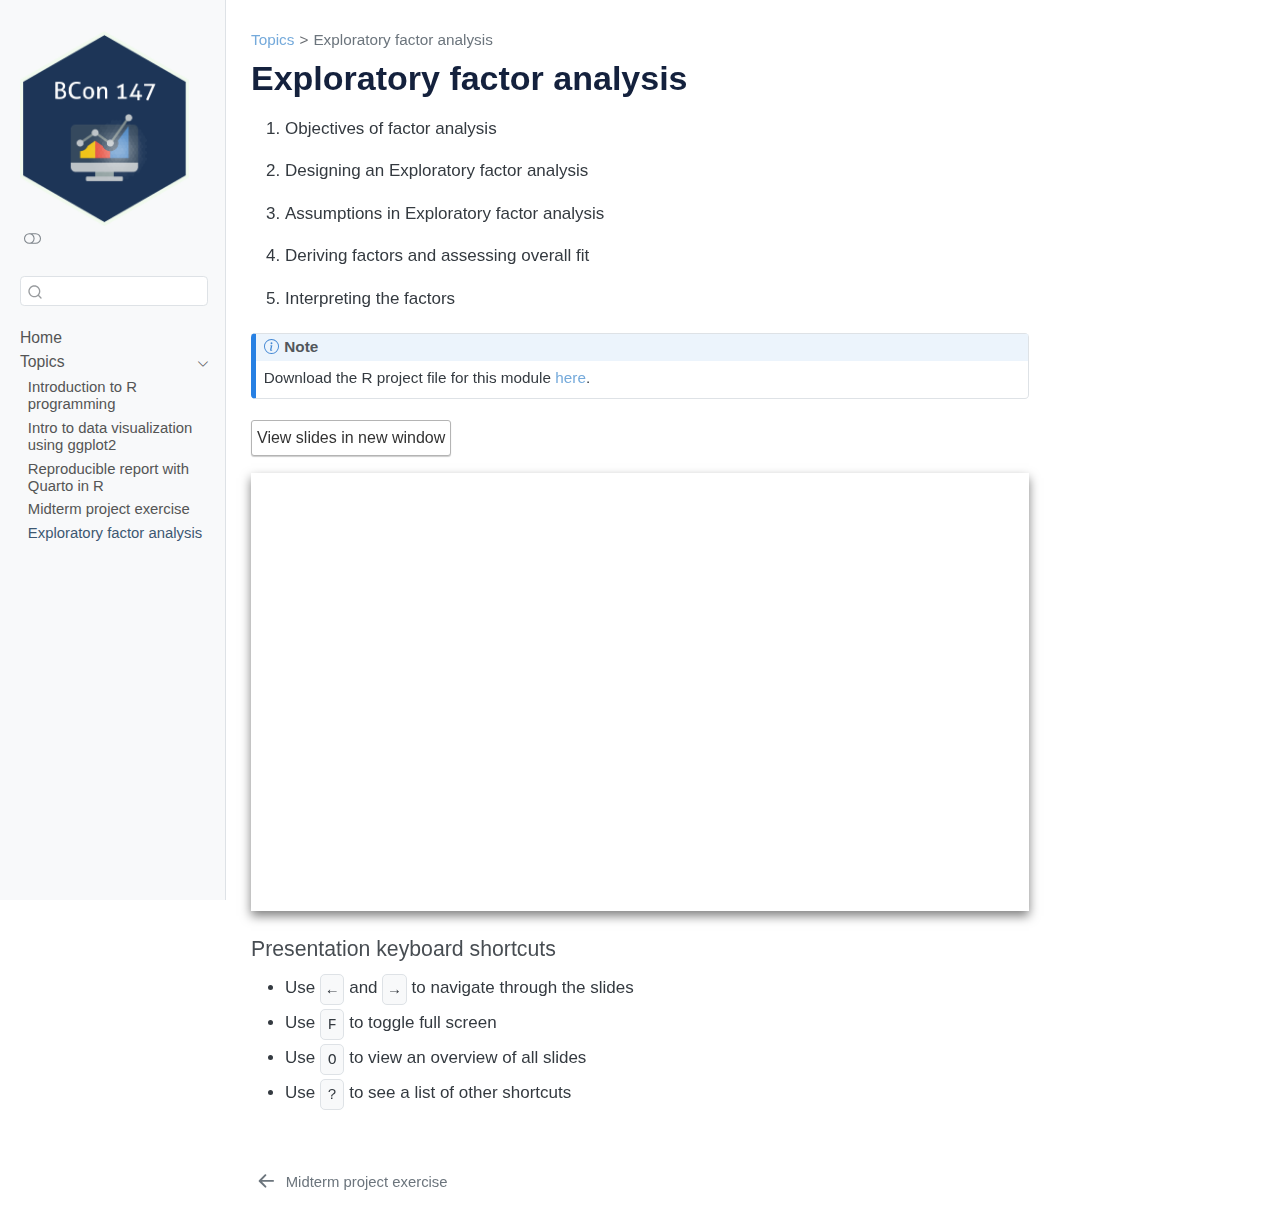
<file: docs/00-efa.html>
<!DOCTYPE html>
<html xmlns="http://www.w3.org/1999/xhtml" lang="en" xml:lang="en"><head>

<meta charset="utf-8">
<meta name="generator" content="quarto-1.5.57">

<meta name="viewport" content="width=device-width, initial-scale=1.0, user-scalable=yes">


<title>Exploratory factor analysis – Bcon 147</title>
<style>
code{white-space: pre-wrap;}
span.smallcaps{font-variant: small-caps;}
div.columns{display: flex; gap: min(4vw, 1.5em);}
div.column{flex: auto; overflow-x: auto;}
div.hanging-indent{margin-left: 1.5em; text-indent: -1.5em;}
ul.task-list{list-style: none;}
ul.task-list li input[type="checkbox"] {
  width: 0.8em;
  margin: 0 0.8em 0.2em -1em; /* quarto-specific, see https://github.com/quarto-dev/quarto-cli/issues/4556 */ 
  vertical-align: middle;
}
</style>


<script src="site_libs/quarto-nav/quarto-nav.js"></script>
<script src="site_libs/clipboard/clipboard.min.js"></script>
<script src="site_libs/quarto-search/autocomplete.umd.js"></script>
<script src="site_libs/quarto-search/fuse.min.js"></script>
<script src="site_libs/quarto-search/quarto-search.js"></script>
<meta name="quarto:offset" content="./">
<link href="./00-midterm-project.html" rel="prev">
<link href="./plot/Bcon147-hex-logo.png" rel="icon" type="image/png">
<script src="site_libs/quarto-html/quarto.js"></script>
<script src="site_libs/quarto-html/popper.min.js"></script>
<script src="site_libs/quarto-html/tippy.umd.min.js"></script>
<script src="site_libs/quarto-html/anchor.min.js"></script>
<link href="site_libs/quarto-html/tippy.css" rel="stylesheet">
<link href="site_libs/quarto-html/quarto-syntax-highlighting.css" rel="stylesheet" class="quarto-color-scheme" id="quarto-text-highlighting-styles">
<link href="site_libs/quarto-html/quarto-syntax-highlighting-dark.css" rel="prefetch" class="quarto-color-scheme quarto-color-alternate" id="quarto-text-highlighting-styles">
<script src="site_libs/bootstrap/bootstrap.min.js"></script>
<link href="site_libs/bootstrap/bootstrap-icons.css" rel="stylesheet">
<link href="site_libs/bootstrap/bootstrap.min.css" rel="stylesheet" class="quarto-color-scheme" id="quarto-bootstrap" data-mode="light">
<link href="site_libs/bootstrap/bootstrap-dark.min.css" rel="prefetch" class="quarto-color-scheme quarto-color-alternate" id="quarto-bootstrap" data-mode="dark">
<script id="quarto-search-options" type="application/json">{
  "location": "sidebar",
  "copy-button": false,
  "collapse-after": 3,
  "panel-placement": "start",
  "type": "textbox",
  "limit": 50,
  "keyboard-shortcut": [
    "f",
    "/",
    "s"
  ],
  "show-item-context": false,
  "language": {
    "search-no-results-text": "No results",
    "search-matching-documents-text": "matching documents",
    "search-copy-link-title": "Copy link to search",
    "search-hide-matches-text": "Hide additional matches",
    "search-more-match-text": "more match in this document",
    "search-more-matches-text": "more matches in this document",
    "search-clear-button-title": "Clear",
    "search-text-placeholder": "",
    "search-detached-cancel-button-title": "Cancel",
    "search-submit-button-title": "Submit",
    "search-label": "Search"
  }
}</script>


</head>

<body class="nav-sidebar docked">

<div id="quarto-search-results"></div>
  <header id="quarto-header" class="headroom fixed-top">
  <nav class="quarto-secondary-nav">
    <div class="container-fluid d-flex">
      <button type="button" class="quarto-btn-toggle btn" data-bs-toggle="collapse" role="button" data-bs-target=".quarto-sidebar-collapse-item" aria-controls="quarto-sidebar" aria-expanded="false" aria-label="Toggle sidebar navigation" onclick="if (window.quartoToggleHeadroom) { window.quartoToggleHeadroom(); }">
        <i class="bi bi-layout-text-sidebar-reverse"></i>
      </button>
        <nav class="quarto-page-breadcrumbs" aria-label="breadcrumb"><ol class="breadcrumb"><li class="breadcrumb-item"><a href="./00-m0-intro-r.html">Topics</a></li><li class="breadcrumb-item"><a href="./00-efa.html">Exploratory factor analysis</a></li></ol></nav>
        <a class="flex-grow-1" role="navigation" data-bs-toggle="collapse" data-bs-target=".quarto-sidebar-collapse-item" aria-controls="quarto-sidebar" aria-expanded="false" aria-label="Toggle sidebar navigation" onclick="if (window.quartoToggleHeadroom) { window.quartoToggleHeadroom(); }">      
        </a>
      <button type="button" class="btn quarto-search-button" aria-label="Search" onclick="window.quartoOpenSearch();">
        <i class="bi bi-search"></i>
      </button>
    </div>
  </nav>
</header>
<!-- content -->
<div id="quarto-content" class="quarto-container page-columns page-rows-contents page-layout-article">
<!-- sidebar -->
  <nav id="quarto-sidebar" class="sidebar collapse collapse-horizontal quarto-sidebar-collapse-item sidebar-navigation docked overflow-auto">
    <div class="pt-lg-2 mt-2 text-left sidebar-header">
      <a href="./index.html" class="sidebar-logo-link">
      <img src="./plot/Bcon147-hex-logo.png" alt="" class="sidebar-logo py-0 d-lg-inline d-none">
      </a>
      <div class="sidebar-tools-main">
  <a href="" class="quarto-color-scheme-toggle quarto-navigation-tool  px-1" onclick="window.quartoToggleColorScheme(); return false;" title="Toggle dark mode"><i class="bi"></i></a>
</div>
      </div>
        <div class="mt-2 flex-shrink-0 align-items-center">
        <div class="sidebar-search">
        <div id="quarto-search" class="" title="Search"></div>
        </div>
        </div>
    <div class="sidebar-menu-container"> 
    <ul class="list-unstyled mt-1">
        <li class="sidebar-item">
  <div class="sidebar-item-container"> 
  <a href="./index.html" class="sidebar-item-text sidebar-link">
 <span class="menu-text">Home</span></a>
  </div>
</li>
        <li class="sidebar-item sidebar-item-section">
      <div class="sidebar-item-container"> 
            <a class="sidebar-item-text sidebar-link text-start" data-bs-toggle="collapse" data-bs-target="#quarto-sidebar-section-1" role="navigation" aria-expanded="true">
 <span class="menu-text">Topics</span></a>
          <a class="sidebar-item-toggle text-start" data-bs-toggle="collapse" data-bs-target="#quarto-sidebar-section-1" role="navigation" aria-expanded="true" aria-label="Toggle section">
            <i class="bi bi-chevron-right ms-2"></i>
          </a> 
      </div>
      <ul id="quarto-sidebar-section-1" class="collapse list-unstyled sidebar-section depth1 show">  
          <li class="sidebar-item">
  <div class="sidebar-item-container"> 
  <a href="./00-m0-intro-r.html" class="sidebar-item-text sidebar-link">
 <span class="menu-text">Introduction to R programming</span></a>
  </div>
</li>
          <li class="sidebar-item">
  <div class="sidebar-item-container"> 
  <a href="./00-m0-intro-data-viz-ggplot.html" class="sidebar-item-text sidebar-link">
 <span class="menu-text">Intro to data visualization using ggplot2</span></a>
  </div>
</li>
          <li class="sidebar-item">
  <div class="sidebar-item-container"> 
  <a href="./00-m0-reproducible-quarto.html" class="sidebar-item-text sidebar-link">
 <span class="menu-text">Reproducible report with Quarto in R</span></a>
  </div>
</li>
          <li class="sidebar-item">
  <div class="sidebar-item-container"> 
  <a href="./00-midterm-project.html" class="sidebar-item-text sidebar-link">
 <span class="menu-text">Midterm project exercise</span></a>
  </div>
</li>
          <li class="sidebar-item">
  <div class="sidebar-item-container"> 
  <a href="./00-efa.html" class="sidebar-item-text sidebar-link active">
 <span class="menu-text">Exploratory factor analysis</span></a>
  </div>
</li>
      </ul>
  </li>
    </ul>
    </div>
</nav>
<div id="quarto-sidebar-glass" class="quarto-sidebar-collapse-item" data-bs-toggle="collapse" data-bs-target=".quarto-sidebar-collapse-item"></div>
<!-- margin-sidebar -->
    <div id="quarto-margin-sidebar" class="sidebar margin-sidebar zindex-bottom">
        
    </div>
<!-- main -->
<main class="content" id="quarto-document-content">

<header id="title-block-header" class="quarto-title-block default"><nav class="quarto-page-breadcrumbs quarto-title-breadcrumbs d-none d-lg-block" aria-label="breadcrumb"><ol class="breadcrumb"><li class="breadcrumb-item"><a href="./00-m0-intro-r.html">Topics</a></li><li class="breadcrumb-item"><a href="./00-efa.html">Exploratory factor analysis</a></li></ol></nav>
<div class="quarto-title">
<h1 class="title">Exploratory factor analysis</h1>
</div>



<div class="quarto-title-meta">

    
  
    
  </div>
  


</header>


<ol type="1">
<li><p>Objectives of factor analysis</p></li>
<li><p>Designing an Exploratory factor analysis</p></li>
<li><p>Assumptions in Exploratory factor analysis</p></li>
<li><p>Deriving factors and assessing overall fit</p></li>
<li><p>Interpreting the factors</p></li>
</ol>
<div class="callout callout-style-default callout-note callout-titled">
<div class="callout-header d-flex align-content-center">
<div class="callout-icon-container">
<i class="callout-icon"></i>
</div>
<div class="callout-title-container flex-fill">
Note
</div>
</div>
<div class="callout-body-container callout-body">
<p>Download the R project file for this module <a href="https://drive.google.com/drive/folders/1TxSHIh7c5yVlcxQH32ui9-rnoqoWC0wH?usp=sharing">here</a>.</p>
</div>
</div>
<p><a href="https://econ147-special-topic.github.io/econ147-lecture/efa" target="_blank" class="btn-slides">View slides in new window</a></p>
<div class="box" style="padding-bottom:56.25%; position:relative; display:block; width: 100%">
<iframe width="100%" height="100%" src="https://econ147-special-topic.github.io/econ147-lecture/efa" frameborder="0" allowfullscreen="" style="position:absolute; top:0; left: 0">
</iframe>
</div>
<section id="presentation-keyboard-shortcuts" class="level4">
<h4 class="anchored" data-anchor-id="presentation-keyboard-shortcuts">Presentation keyboard shortcuts</h4>
<div class="text-line-space">
<ul>
<li>
Use <kbd>←</kbd> and <kbd>→</kbd> to navigate through the slides
</li>
<li>
Use <kbd>F</kbd> to toggle full screen
</li>
<li>
Use <kbd>O</kbd> to view an overview of all slides
</li>
<li>
Use <kbd>?</kbd> to see a list of other shortcuts
</li>
</ul>
</div>


</section>

</main> <!-- /main -->
<script id="quarto-html-after-body" type="application/javascript">
window.document.addEventListener("DOMContentLoaded", function (event) {
  const toggleBodyColorMode = (bsSheetEl) => {
    const mode = bsSheetEl.getAttribute("data-mode");
    const bodyEl = window.document.querySelector("body");
    if (mode === "dark") {
      bodyEl.classList.add("quarto-dark");
      bodyEl.classList.remove("quarto-light");
    } else {
      bodyEl.classList.add("quarto-light");
      bodyEl.classList.remove("quarto-dark");
    }
  }
  const toggleBodyColorPrimary = () => {
    const bsSheetEl = window.document.querySelector("link#quarto-bootstrap");
    if (bsSheetEl) {
      toggleBodyColorMode(bsSheetEl);
    }
  }
  toggleBodyColorPrimary();  
  const disableStylesheet = (stylesheets) => {
    for (let i=0; i < stylesheets.length; i++) {
      const stylesheet = stylesheets[i];
      stylesheet.rel = 'prefetch';
    }
  }
  const enableStylesheet = (stylesheets) => {
    for (let i=0; i < stylesheets.length; i++) {
      const stylesheet = stylesheets[i];
      stylesheet.rel = 'stylesheet';
    }
  }
  const manageTransitions = (selector, allowTransitions) => {
    const els = window.document.querySelectorAll(selector);
    for (let i=0; i < els.length; i++) {
      const el = els[i];
      if (allowTransitions) {
        el.classList.remove('notransition');
      } else {
        el.classList.add('notransition');
      }
    }
  }
  const toggleGiscusIfUsed = (isAlternate, darkModeDefault) => {
    const baseTheme = document.querySelector('#giscus-base-theme')?.value ?? 'light';
    const alternateTheme = document.querySelector('#giscus-alt-theme')?.value ?? 'dark';
    let newTheme = '';
    if(darkModeDefault) {
      newTheme = isAlternate ? baseTheme : alternateTheme;
    } else {
      newTheme = isAlternate ? alternateTheme : baseTheme;
    }
    const changeGiscusTheme = () => {
      // From: https://github.com/giscus/giscus/issues/336
      const sendMessage = (message) => {
        const iframe = document.querySelector('iframe.giscus-frame');
        if (!iframe) return;
        iframe.contentWindow.postMessage({ giscus: message }, 'https://giscus.app');
      }
      sendMessage({
        setConfig: {
          theme: newTheme
        }
      });
    }
    const isGiscussLoaded = window.document.querySelector('iframe.giscus-frame') !== null;
    if (isGiscussLoaded) {
      changeGiscusTheme();
    }
  }
  const toggleColorMode = (alternate) => {
    // Switch the stylesheets
    const alternateStylesheets = window.document.querySelectorAll('link.quarto-color-scheme.quarto-color-alternate');
    manageTransitions('#quarto-margin-sidebar .nav-link', false);
    if (alternate) {
      enableStylesheet(alternateStylesheets);
      for (const sheetNode of alternateStylesheets) {
        if (sheetNode.id === "quarto-bootstrap") {
          toggleBodyColorMode(sheetNode);
        }
      }
    } else {
      disableStylesheet(alternateStylesheets);
      toggleBodyColorPrimary();
    }
    manageTransitions('#quarto-margin-sidebar .nav-link', true);
    // Switch the toggles
    const toggles = window.document.querySelectorAll('.quarto-color-scheme-toggle');
    for (let i=0; i < toggles.length; i++) {
      const toggle = toggles[i];
      if (toggle) {
        if (alternate) {
          toggle.classList.add("alternate");     
        } else {
          toggle.classList.remove("alternate");
        }
      }
    }
    // Hack to workaround the fact that safari doesn't
    // properly recolor the scrollbar when toggling (#1455)
    if (navigator.userAgent.indexOf('Safari') > 0 && navigator.userAgent.indexOf('Chrome') == -1) {
      manageTransitions("body", false);
      window.scrollTo(0, 1);
      setTimeout(() => {
        window.scrollTo(0, 0);
        manageTransitions("body", true);
      }, 40);  
    }
  }
  const isFileUrl = () => { 
    return window.location.protocol === 'file:';
  }
  const hasAlternateSentinel = () => {  
    let styleSentinel = getColorSchemeSentinel();
    if (styleSentinel !== null) {
      return styleSentinel === "alternate";
    } else {
      return false;
    }
  }
  const setStyleSentinel = (alternate) => {
    const value = alternate ? "alternate" : "default";
    if (!isFileUrl()) {
      window.localStorage.setItem("quarto-color-scheme", value);
    } else {
      localAlternateSentinel = value;
    }
  }
  const getColorSchemeSentinel = () => {
    if (!isFileUrl()) {
      const storageValue = window.localStorage.getItem("quarto-color-scheme");
      return storageValue != null ? storageValue : localAlternateSentinel;
    } else {
      return localAlternateSentinel;
    }
  }
  const darkModeDefault = false;
  let localAlternateSentinel = darkModeDefault ? 'alternate' : 'default';
  // Dark / light mode switch
  window.quartoToggleColorScheme = () => {
    // Read the current dark / light value 
    let toAlternate = !hasAlternateSentinel();
    toggleColorMode(toAlternate);
    setStyleSentinel(toAlternate);
    toggleGiscusIfUsed(toAlternate, darkModeDefault);
  };
  // Ensure there is a toggle, if there isn't float one in the top right
  if (window.document.querySelector('.quarto-color-scheme-toggle') === null) {
    const a = window.document.createElement('a');
    a.classList.add('top-right');
    a.classList.add('quarto-color-scheme-toggle');
    a.href = "";
    a.onclick = function() { try { window.quartoToggleColorScheme(); } catch {} return false; };
    const i = window.document.createElement("i");
    i.classList.add('bi');
    a.appendChild(i);
    window.document.body.appendChild(a);
  }
  // Switch to dark mode if need be
  if (hasAlternateSentinel()) {
    toggleColorMode(true);
  } else {
    toggleColorMode(false);
  }
  const icon = "";
  const anchorJS = new window.AnchorJS();
  anchorJS.options = {
    placement: 'right',
    icon: icon
  };
  anchorJS.add('.anchored');
  const isCodeAnnotation = (el) => {
    for (const clz of el.classList) {
      if (clz.startsWith('code-annotation-')) {                     
        return true;
      }
    }
    return false;
  }
  const onCopySuccess = function(e) {
    // button target
    const button = e.trigger;
    // don't keep focus
    button.blur();
    // flash "checked"
    button.classList.add('code-copy-button-checked');
    var currentTitle = button.getAttribute("title");
    button.setAttribute("title", "Copied!");
    let tooltip;
    if (window.bootstrap) {
      button.setAttribute("data-bs-toggle", "tooltip");
      button.setAttribute("data-bs-placement", "left");
      button.setAttribute("data-bs-title", "Copied!");
      tooltip = new bootstrap.Tooltip(button, 
        { trigger: "manual", 
          customClass: "code-copy-button-tooltip",
          offset: [0, -8]});
      tooltip.show();    
    }
    setTimeout(function() {
      if (tooltip) {
        tooltip.hide();
        button.removeAttribute("data-bs-title");
        button.removeAttribute("data-bs-toggle");
        button.removeAttribute("data-bs-placement");
      }
      button.setAttribute("title", currentTitle);
      button.classList.remove('code-copy-button-checked');
    }, 1000);
    // clear code selection
    e.clearSelection();
  }
  const getTextToCopy = function(trigger) {
      const codeEl = trigger.previousElementSibling.cloneNode(true);
      for (const childEl of codeEl.children) {
        if (isCodeAnnotation(childEl)) {
          childEl.remove();
        }
      }
      return codeEl.innerText;
  }
  const clipboard = new window.ClipboardJS('.code-copy-button:not([data-in-quarto-modal])', {
    text: getTextToCopy
  });
  clipboard.on('success', onCopySuccess);
  if (window.document.getElementById('quarto-embedded-source-code-modal')) {
    // For code content inside modals, clipBoardJS needs to be initialized with a container option
    // TODO: Check when it could be a function (https://github.com/zenorocha/clipboard.js/issues/860)
    const clipboardModal = new window.ClipboardJS('.code-copy-button[data-in-quarto-modal]', {
      text: getTextToCopy,
      container: window.document.getElementById('quarto-embedded-source-code-modal')
    });
    clipboardModal.on('success', onCopySuccess);
  }
    var localhostRegex = new RegExp(/^(?:http|https):\/\/localhost\:?[0-9]*\//);
    var mailtoRegex = new RegExp(/^mailto:/);
      var filterRegex = new RegExp("https:\/\/econ147-special-topic\/econ147-site");
    var isInternal = (href) => {
        return filterRegex.test(href) || localhostRegex.test(href) || mailtoRegex.test(href);
    }
    // Inspect non-navigation links and adorn them if external
 	var links = window.document.querySelectorAll('a[href]:not(.nav-link):not(.navbar-brand):not(.toc-action):not(.sidebar-link):not(.sidebar-item-toggle):not(.pagination-link):not(.no-external):not([aria-hidden]):not(.dropdown-item):not(.quarto-navigation-tool):not(.about-link)');
    for (var i=0; i<links.length; i++) {
      const link = links[i];
      if (!isInternal(link.href)) {
        // undo the damage that might have been done by quarto-nav.js in the case of
        // links that we want to consider external
        if (link.dataset.originalHref !== undefined) {
          link.href = link.dataset.originalHref;
        }
      }
    }
  function tippyHover(el, contentFn, onTriggerFn, onUntriggerFn) {
    const config = {
      allowHTML: true,
      maxWidth: 500,
      delay: 100,
      arrow: false,
      appendTo: function(el) {
          return el.parentElement;
      },
      interactive: true,
      interactiveBorder: 10,
      theme: 'quarto',
      placement: 'bottom-start',
    };
    if (contentFn) {
      config.content = contentFn;
    }
    if (onTriggerFn) {
      config.onTrigger = onTriggerFn;
    }
    if (onUntriggerFn) {
      config.onUntrigger = onUntriggerFn;
    }
    window.tippy(el, config); 
  }
  const noterefs = window.document.querySelectorAll('a[role="doc-noteref"]');
  for (var i=0; i<noterefs.length; i++) {
    const ref = noterefs[i];
    tippyHover(ref, function() {
      // use id or data attribute instead here
      let href = ref.getAttribute('data-footnote-href') || ref.getAttribute('href');
      try { href = new URL(href).hash; } catch {}
      const id = href.replace(/^#\/?/, "");
      const note = window.document.getElementById(id);
      if (note) {
        return note.innerHTML;
      } else {
        return "";
      }
    });
  }
  const xrefs = window.document.querySelectorAll('a.quarto-xref');
  const processXRef = (id, note) => {
    // Strip column container classes
    const stripColumnClz = (el) => {
      el.classList.remove("page-full", "page-columns");
      if (el.children) {
        for (const child of el.children) {
          stripColumnClz(child);
        }
      }
    }
    stripColumnClz(note)
    if (id === null || id.startsWith('sec-')) {
      // Special case sections, only their first couple elements
      const container = document.createElement("div");
      if (note.children && note.children.length > 2) {
        container.appendChild(note.children[0].cloneNode(true));
        for (let i = 1; i < note.children.length; i++) {
          const child = note.children[i];
          if (child.tagName === "P" && child.innerText === "") {
            continue;
          } else {
            container.appendChild(child.cloneNode(true));
            break;
          }
        }
        if (window.Quarto?.typesetMath) {
          window.Quarto.typesetMath(container);
        }
        return container.innerHTML
      } else {
        if (window.Quarto?.typesetMath) {
          window.Quarto.typesetMath(note);
        }
        return note.innerHTML;
      }
    } else {
      // Remove any anchor links if they are present
      const anchorLink = note.querySelector('a.anchorjs-link');
      if (anchorLink) {
        anchorLink.remove();
      }
      if (window.Quarto?.typesetMath) {
        window.Quarto.typesetMath(note);
      }
      // TODO in 1.5, we should make sure this works without a callout special case
      if (note.classList.contains("callout")) {
        return note.outerHTML;
      } else {
        return note.innerHTML;
      }
    }
  }
  for (var i=0; i<xrefs.length; i++) {
    const xref = xrefs[i];
    tippyHover(xref, undefined, function(instance) {
      instance.disable();
      let url = xref.getAttribute('href');
      let hash = undefined; 
      if (url.startsWith('#')) {
        hash = url;
      } else {
        try { hash = new URL(url).hash; } catch {}
      }
      if (hash) {
        const id = hash.replace(/^#\/?/, "");
        const note = window.document.getElementById(id);
        if (note !== null) {
          try {
            const html = processXRef(id, note.cloneNode(true));
            instance.setContent(html);
          } finally {
            instance.enable();
            instance.show();
          }
        } else {
          // See if we can fetch this
          fetch(url.split('#')[0])
          .then(res => res.text())
          .then(html => {
            const parser = new DOMParser();
            const htmlDoc = parser.parseFromString(html, "text/html");
            const note = htmlDoc.getElementById(id);
            if (note !== null) {
              const html = processXRef(id, note);
              instance.setContent(html);
            } 
          }).finally(() => {
            instance.enable();
            instance.show();
          });
        }
      } else {
        // See if we can fetch a full url (with no hash to target)
        // This is a special case and we should probably do some content thinning / targeting
        fetch(url)
        .then(res => res.text())
        .then(html => {
          const parser = new DOMParser();
          const htmlDoc = parser.parseFromString(html, "text/html");
          const note = htmlDoc.querySelector('main.content');
          if (note !== null) {
            // This should only happen for chapter cross references
            // (since there is no id in the URL)
            // remove the first header
            if (note.children.length > 0 && note.children[0].tagName === "HEADER") {
              note.children[0].remove();
            }
            const html = processXRef(null, note);
            instance.setContent(html);
          } 
        }).finally(() => {
          instance.enable();
          instance.show();
        });
      }
    }, function(instance) {
    });
  }
      let selectedAnnoteEl;
      const selectorForAnnotation = ( cell, annotation) => {
        let cellAttr = 'data-code-cell="' + cell + '"';
        let lineAttr = 'data-code-annotation="' +  annotation + '"';
        const selector = 'span[' + cellAttr + '][' + lineAttr + ']';
        return selector;
      }
      const selectCodeLines = (annoteEl) => {
        const doc = window.document;
        const targetCell = annoteEl.getAttribute("data-target-cell");
        const targetAnnotation = annoteEl.getAttribute("data-target-annotation");
        const annoteSpan = window.document.querySelector(selectorForAnnotation(targetCell, targetAnnotation));
        const lines = annoteSpan.getAttribute("data-code-lines").split(",");
        const lineIds = lines.map((line) => {
          return targetCell + "-" + line;
        })
        let top = null;
        let height = null;
        let parent = null;
        if (lineIds.length > 0) {
            //compute the position of the single el (top and bottom and make a div)
            const el = window.document.getElementById(lineIds[0]);
            top = el.offsetTop;
            height = el.offsetHeight;
            parent = el.parentElement.parentElement;
          if (lineIds.length > 1) {
            const lastEl = window.document.getElementById(lineIds[lineIds.length - 1]);
            const bottom = lastEl.offsetTop + lastEl.offsetHeight;
            height = bottom - top;
          }
          if (top !== null && height !== null && parent !== null) {
            // cook up a div (if necessary) and position it 
            let div = window.document.getElementById("code-annotation-line-highlight");
            if (div === null) {
              div = window.document.createElement("div");
              div.setAttribute("id", "code-annotation-line-highlight");
              div.style.position = 'absolute';
              parent.appendChild(div);
            }
            div.style.top = top - 2 + "px";
            div.style.height = height + 4 + "px";
            div.style.left = 0;
            let gutterDiv = window.document.getElementById("code-annotation-line-highlight-gutter");
            if (gutterDiv === null) {
              gutterDiv = window.document.createElement("div");
              gutterDiv.setAttribute("id", "code-annotation-line-highlight-gutter");
              gutterDiv.style.position = 'absolute';
              const codeCell = window.document.getElementById(targetCell);
              const gutter = codeCell.querySelector('.code-annotation-gutter');
              gutter.appendChild(gutterDiv);
            }
            gutterDiv.style.top = top - 2 + "px";
            gutterDiv.style.height = height + 4 + "px";
          }
          selectedAnnoteEl = annoteEl;
        }
      };
      const unselectCodeLines = () => {
        const elementsIds = ["code-annotation-line-highlight", "code-annotation-line-highlight-gutter"];
        elementsIds.forEach((elId) => {
          const div = window.document.getElementById(elId);
          if (div) {
            div.remove();
          }
        });
        selectedAnnoteEl = undefined;
      };
        // Handle positioning of the toggle
    window.addEventListener(
      "resize",
      throttle(() => {
        elRect = undefined;
        if (selectedAnnoteEl) {
          selectCodeLines(selectedAnnoteEl);
        }
      }, 10)
    );
    function throttle(fn, ms) {
    let throttle = false;
    let timer;
      return (...args) => {
        if(!throttle) { // first call gets through
            fn.apply(this, args);
            throttle = true;
        } else { // all the others get throttled
            if(timer) clearTimeout(timer); // cancel #2
            timer = setTimeout(() => {
              fn.apply(this, args);
              timer = throttle = false;
            }, ms);
        }
      };
    }
      // Attach click handler to the DT
      const annoteDls = window.document.querySelectorAll('dt[data-target-cell]');
      for (const annoteDlNode of annoteDls) {
        annoteDlNode.addEventListener('click', (event) => {
          const clickedEl = event.target;
          if (clickedEl !== selectedAnnoteEl) {
            unselectCodeLines();
            const activeEl = window.document.querySelector('dt[data-target-cell].code-annotation-active');
            if (activeEl) {
              activeEl.classList.remove('code-annotation-active');
            }
            selectCodeLines(clickedEl);
            clickedEl.classList.add('code-annotation-active');
          } else {
            // Unselect the line
            unselectCodeLines();
            clickedEl.classList.remove('code-annotation-active');
          }
        });
      }
  const findCites = (el) => {
    const parentEl = el.parentElement;
    if (parentEl) {
      const cites = parentEl.dataset.cites;
      if (cites) {
        return {
          el,
          cites: cites.split(' ')
        };
      } else {
        return findCites(el.parentElement)
      }
    } else {
      return undefined;
    }
  };
  var bibliorefs = window.document.querySelectorAll('a[role="doc-biblioref"]');
  for (var i=0; i<bibliorefs.length; i++) {
    const ref = bibliorefs[i];
    const citeInfo = findCites(ref);
    if (citeInfo) {
      tippyHover(citeInfo.el, function() {
        var popup = window.document.createElement('div');
        citeInfo.cites.forEach(function(cite) {
          var citeDiv = window.document.createElement('div');
          citeDiv.classList.add('hanging-indent');
          citeDiv.classList.add('csl-entry');
          var biblioDiv = window.document.getElementById('ref-' + cite);
          if (biblioDiv) {
            citeDiv.innerHTML = biblioDiv.innerHTML;
          }
          popup.appendChild(citeDiv);
        });
        return popup.innerHTML;
      });
    }
  }
});
</script>
<nav class="page-navigation">
  <div class="nav-page nav-page-previous">
      <a href="./00-midterm-project.html" class="pagination-link" aria-label="Midterm project exercise">
        <i class="bi bi-arrow-left-short"></i> <span class="nav-page-text">Midterm project exercise</span>
      </a>          
  </div>
  <div class="nav-page nav-page-next">
  </div>
</nav>
</div> <!-- /content -->




</body></html>
</file>
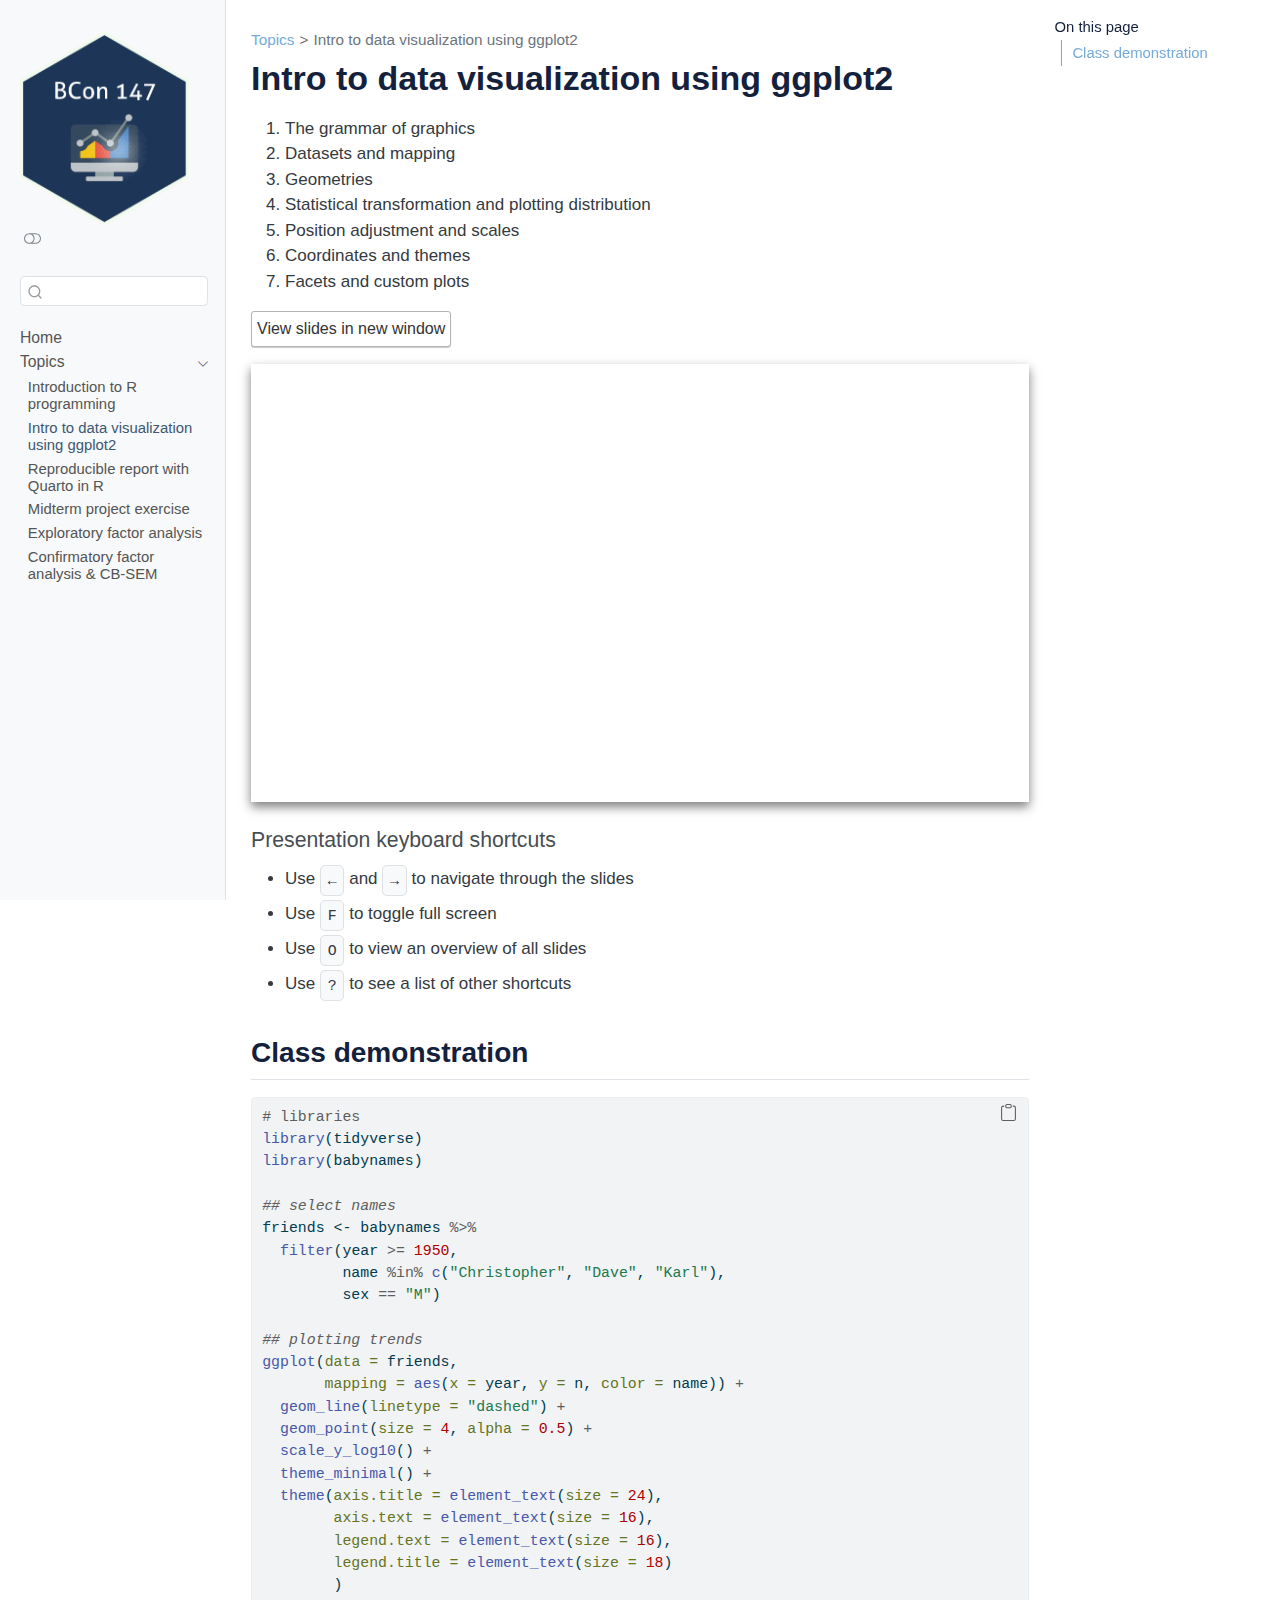
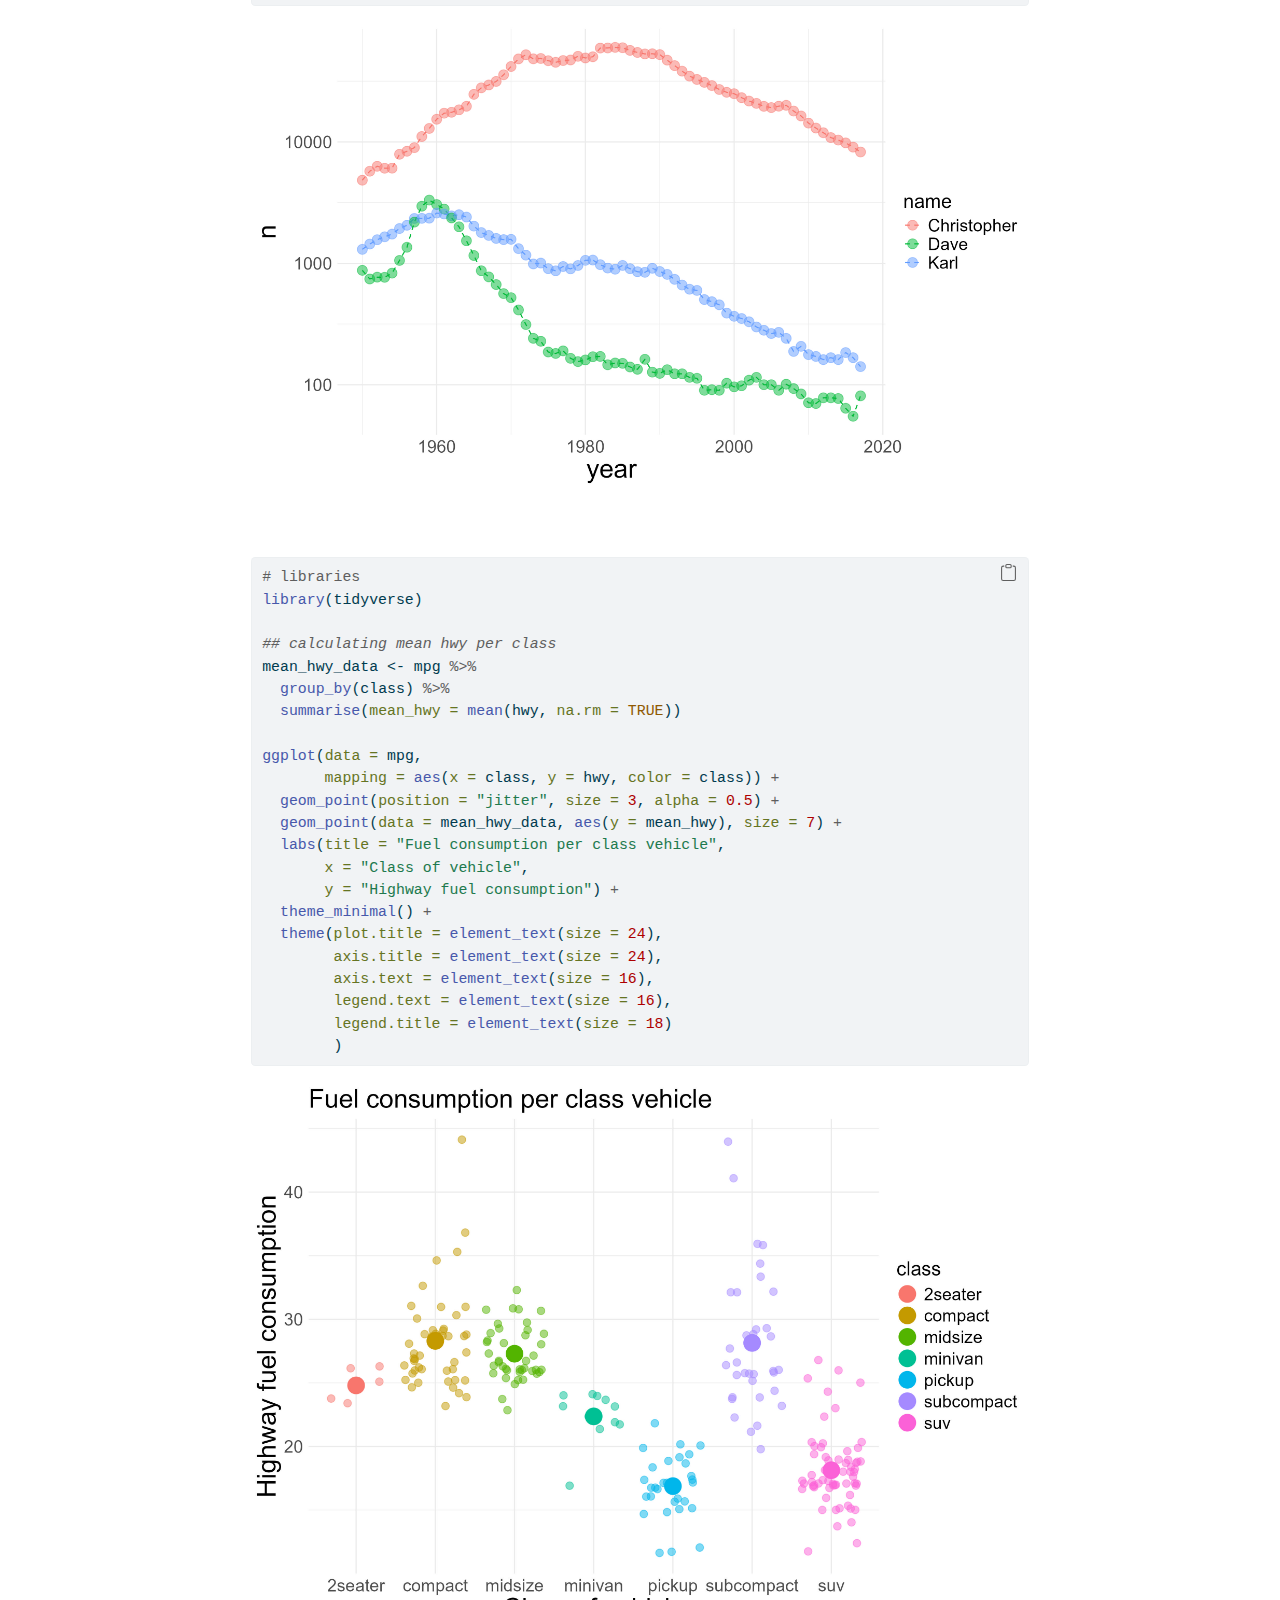
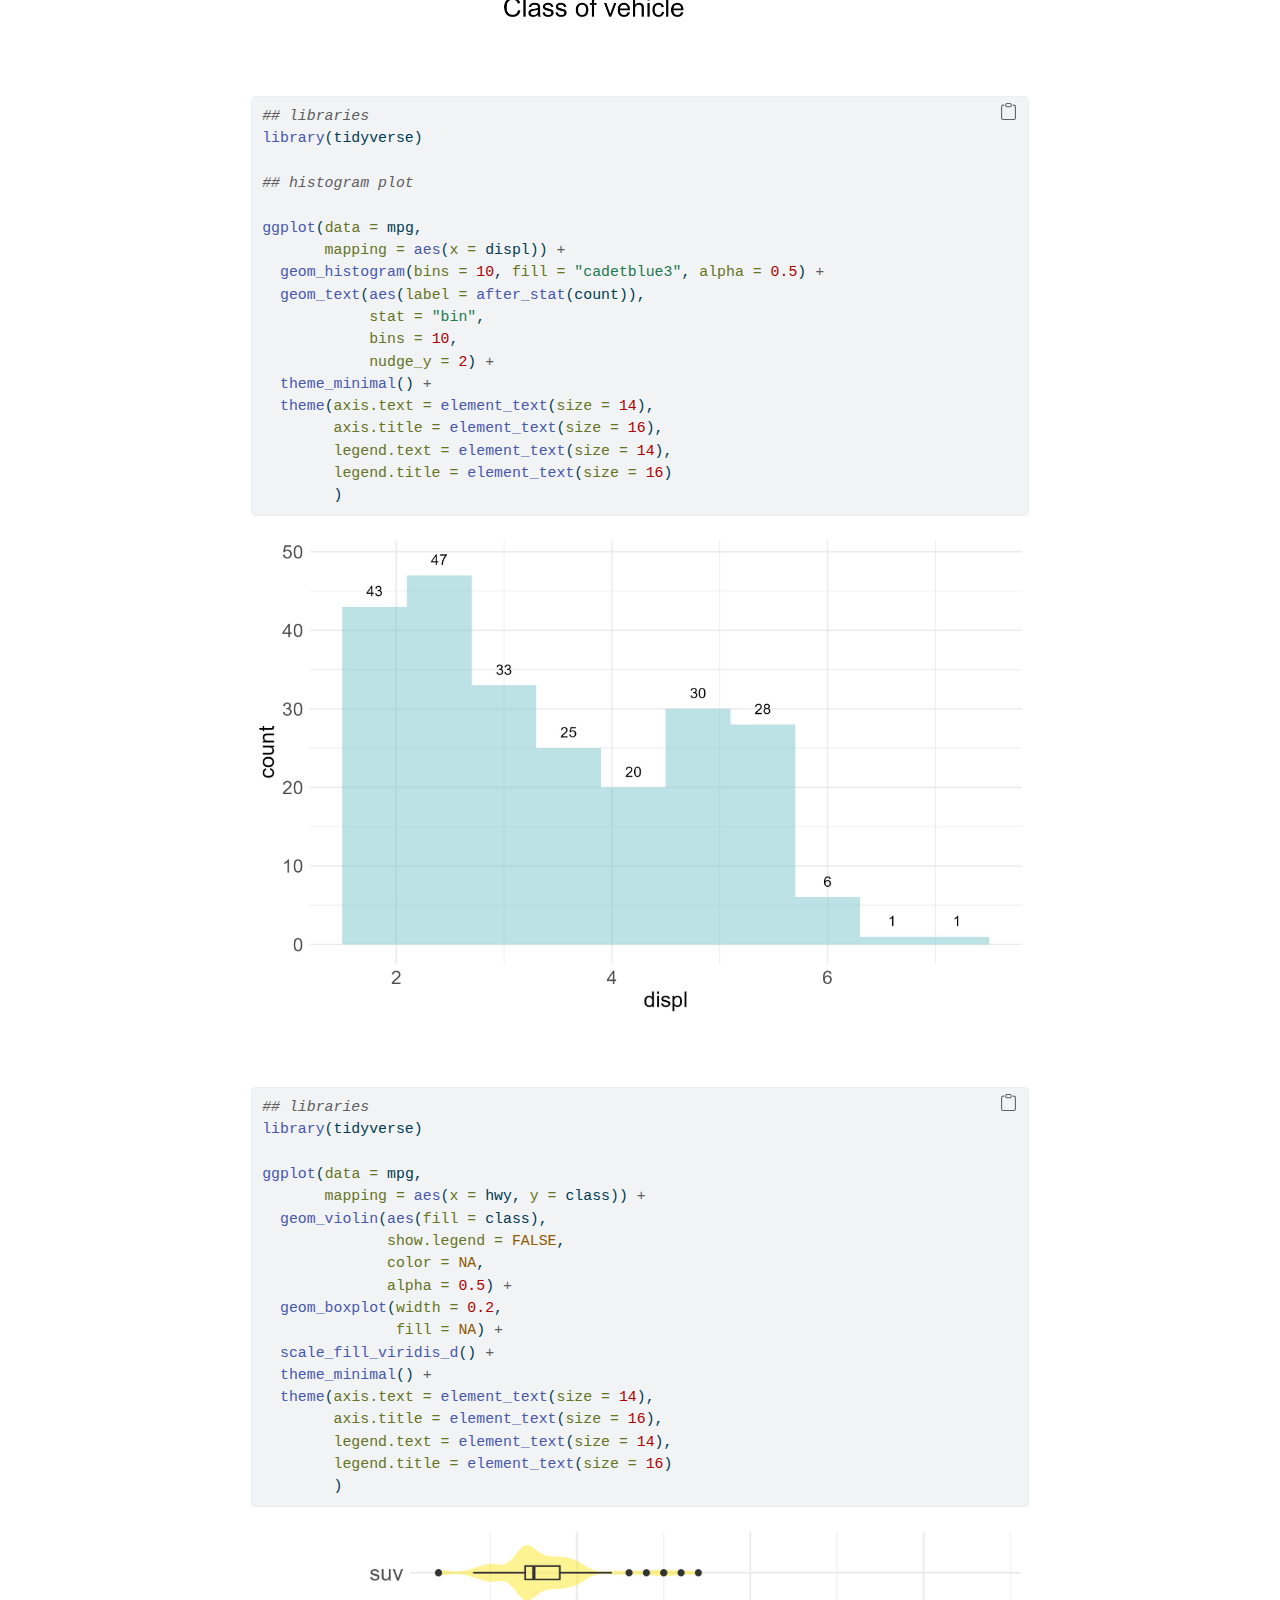
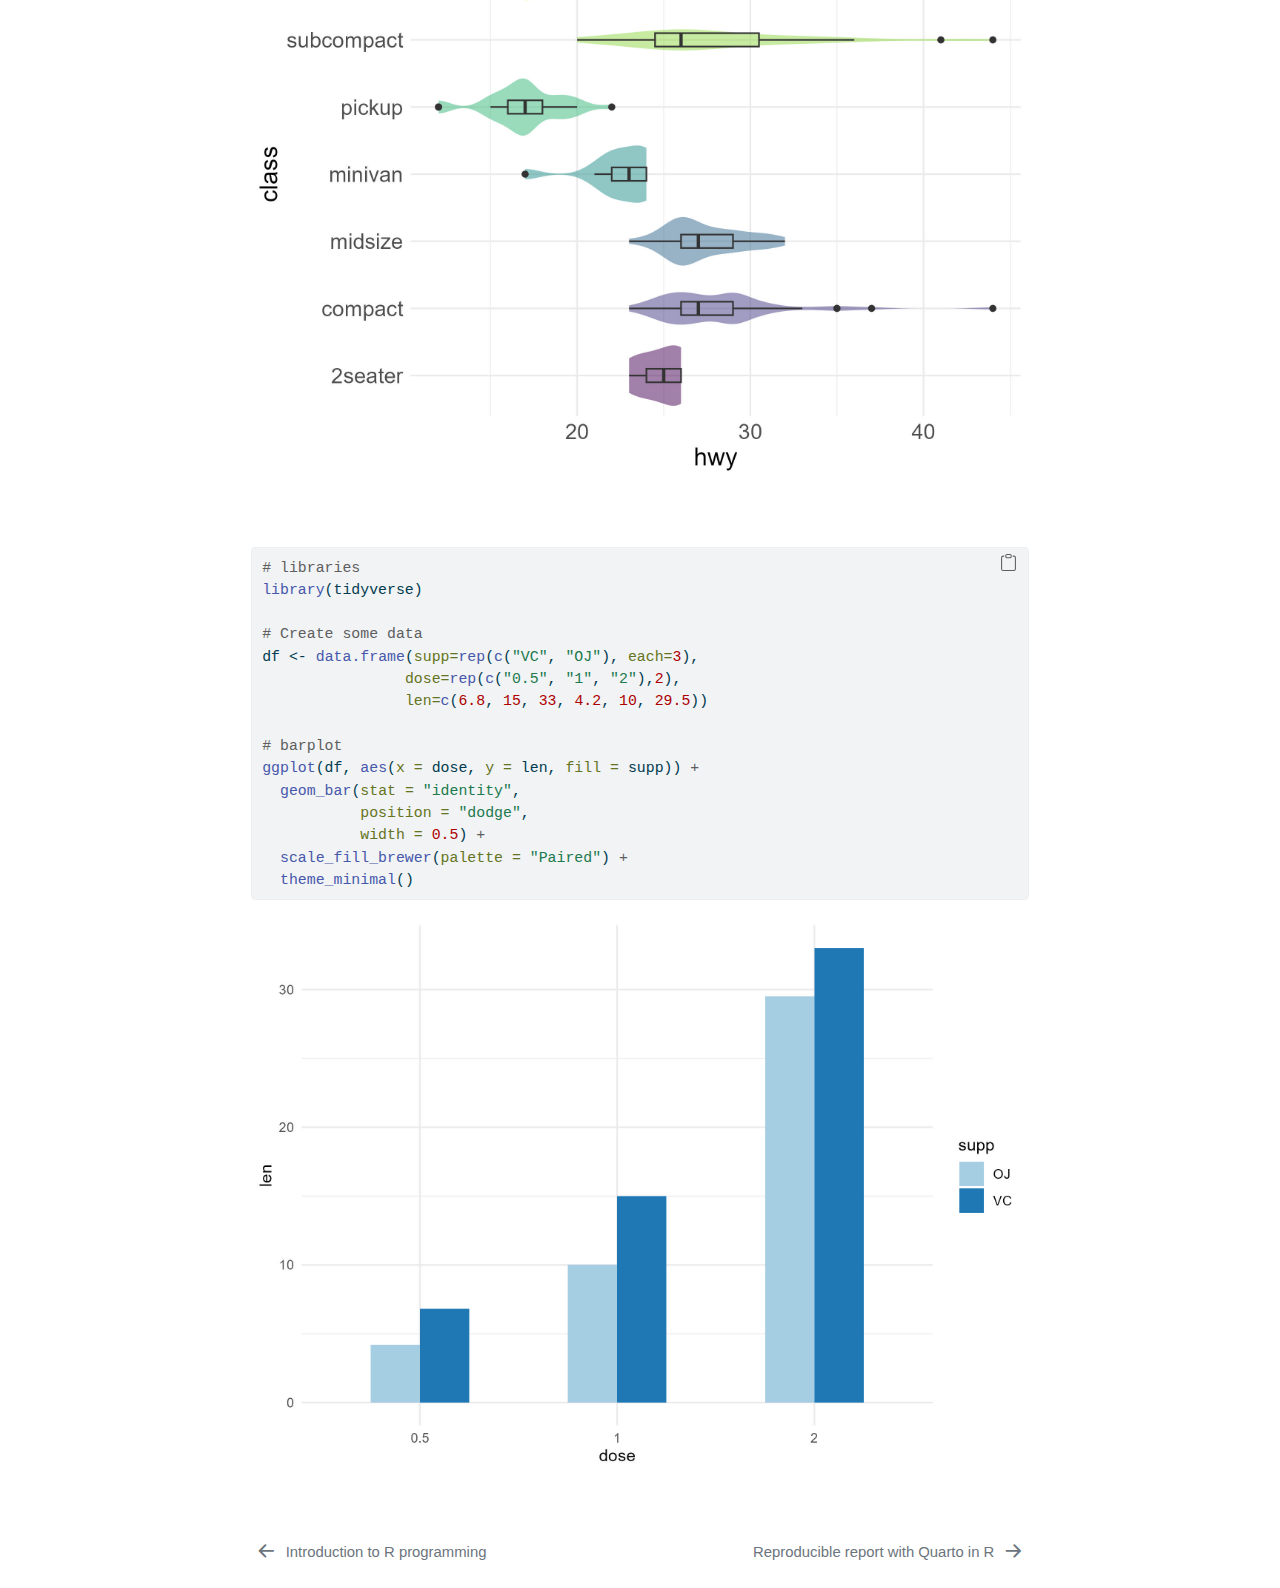
<file: docs/00-m0-intro-data-viz-ggplot.html>
<!DOCTYPE html>
<html xmlns="http://www.w3.org/1999/xhtml" lang="en" xml:lang="en"><head>

<meta charset="utf-8">
<meta name="generator" content="quarto-1.5.57">

<meta name="viewport" content="width=device-width, initial-scale=1.0, user-scalable=yes">


<title>Intro to data visualization using ggplot2 – Bcon 147</title>
<style>
code{white-space: pre-wrap;}
span.smallcaps{font-variant: small-caps;}
div.columns{display: flex; gap: min(4vw, 1.5em);}
div.column{flex: auto; overflow-x: auto;}
div.hanging-indent{margin-left: 1.5em; text-indent: -1.5em;}
ul.task-list{list-style: none;}
ul.task-list li input[type="checkbox"] {
  width: 0.8em;
  margin: 0 0.8em 0.2em -1em; /* quarto-specific, see https://github.com/quarto-dev/quarto-cli/issues/4556 */ 
  vertical-align: middle;
}
/* CSS for syntax highlighting */
pre > code.sourceCode { white-space: pre; position: relative; }
pre > code.sourceCode > span { line-height: 1.25; }
pre > code.sourceCode > span:empty { height: 1.2em; }
.sourceCode { overflow: visible; }
code.sourceCode > span { color: inherit; text-decoration: inherit; }
div.sourceCode { margin: 1em 0; }
pre.sourceCode { margin: 0; }
@media screen {
div.sourceCode { overflow: auto; }
}
@media print {
pre > code.sourceCode { white-space: pre-wrap; }
pre > code.sourceCode > span { display: inline-block; text-indent: -5em; padding-left: 5em; }
}
pre.numberSource code
  { counter-reset: source-line 0; }
pre.numberSource code > span
  { position: relative; left: -4em; counter-increment: source-line; }
pre.numberSource code > span > a:first-child::before
  { content: counter(source-line);
    position: relative; left: -1em; text-align: right; vertical-align: baseline;
    border: none; display: inline-block;
    -webkit-touch-callout: none; -webkit-user-select: none;
    -khtml-user-select: none; -moz-user-select: none;
    -ms-user-select: none; user-select: none;
    padding: 0 4px; width: 4em;
  }
pre.numberSource { margin-left: 3em;  padding-left: 4px; }
div.sourceCode
  {   }
@media screen {
pre > code.sourceCode > span > a:first-child::before { text-decoration: underline; }
}
</style>


<script src="site_libs/quarto-nav/quarto-nav.js"></script>
<script src="site_libs/clipboard/clipboard.min.js"></script>
<script src="site_libs/quarto-search/autocomplete.umd.js"></script>
<script src="site_libs/quarto-search/fuse.min.js"></script>
<script src="site_libs/quarto-search/quarto-search.js"></script>
<meta name="quarto:offset" content="./">
<link href="./00-m0-reproducible-quarto.html" rel="next">
<link href="./00-m0-intro-r.html" rel="prev">
<link href="./plot/Bcon147-hex-logo.png" rel="icon" type="image/png">
<script src="site_libs/quarto-html/quarto.js"></script>
<script src="site_libs/quarto-html/popper.min.js"></script>
<script src="site_libs/quarto-html/tippy.umd.min.js"></script>
<script src="site_libs/quarto-html/anchor.min.js"></script>
<link href="site_libs/quarto-html/tippy.css" rel="stylesheet">
<link href="site_libs/quarto-html/quarto-syntax-highlighting.css" rel="stylesheet" class="quarto-color-scheme" id="quarto-text-highlighting-styles">
<link href="site_libs/quarto-html/quarto-syntax-highlighting-dark.css" rel="prefetch" class="quarto-color-scheme quarto-color-alternate" id="quarto-text-highlighting-styles">
<script src="site_libs/bootstrap/bootstrap.min.js"></script>
<link href="site_libs/bootstrap/bootstrap-icons.css" rel="stylesheet">
<link href="site_libs/bootstrap/bootstrap.min.css" rel="stylesheet" class="quarto-color-scheme" id="quarto-bootstrap" data-mode="light">
<link href="site_libs/bootstrap/bootstrap-dark.min.css" rel="prefetch" class="quarto-color-scheme quarto-color-alternate" id="quarto-bootstrap" data-mode="dark">
<script id="quarto-search-options" type="application/json">{
  "location": "sidebar",
  "copy-button": false,
  "collapse-after": 3,
  "panel-placement": "start",
  "type": "textbox",
  "limit": 50,
  "keyboard-shortcut": [
    "f",
    "/",
    "s"
  ],
  "show-item-context": false,
  "language": {
    "search-no-results-text": "No results",
    "search-matching-documents-text": "matching documents",
    "search-copy-link-title": "Copy link to search",
    "search-hide-matches-text": "Hide additional matches",
    "search-more-match-text": "more match in this document",
    "search-more-matches-text": "more matches in this document",
    "search-clear-button-title": "Clear",
    "search-text-placeholder": "",
    "search-detached-cancel-button-title": "Cancel",
    "search-submit-button-title": "Submit",
    "search-label": "Search"
  }
}</script>


</head>

<body class="nav-sidebar docked">

<div id="quarto-search-results"></div>
  <header id="quarto-header" class="headroom fixed-top">
  <nav class="quarto-secondary-nav">
    <div class="container-fluid d-flex">
      <button type="button" class="quarto-btn-toggle btn" data-bs-toggle="collapse" role="button" data-bs-target=".quarto-sidebar-collapse-item" aria-controls="quarto-sidebar" aria-expanded="false" aria-label="Toggle sidebar navigation" onclick="if (window.quartoToggleHeadroom) { window.quartoToggleHeadroom(); }">
        <i class="bi bi-layout-text-sidebar-reverse"></i>
      </button>
        <nav class="quarto-page-breadcrumbs" aria-label="breadcrumb"><ol class="breadcrumb"><li class="breadcrumb-item"><a href="./00-m0-intro-r.html">Topics</a></li><li class="breadcrumb-item"><a href="./00-m0-intro-data-viz-ggplot.html">Intro to data visualization using ggplot2</a></li></ol></nav>
        <a class="flex-grow-1" role="navigation" data-bs-toggle="collapse" data-bs-target=".quarto-sidebar-collapse-item" aria-controls="quarto-sidebar" aria-expanded="false" aria-label="Toggle sidebar navigation" onclick="if (window.quartoToggleHeadroom) { window.quartoToggleHeadroom(); }">      
        </a>
      <button type="button" class="btn quarto-search-button" aria-label="Search" onclick="window.quartoOpenSearch();">
        <i class="bi bi-search"></i>
      </button>
    </div>
  </nav>
</header>
<!-- content -->
<div id="quarto-content" class="quarto-container page-columns page-rows-contents page-layout-article">
<!-- sidebar -->
  <nav id="quarto-sidebar" class="sidebar collapse collapse-horizontal quarto-sidebar-collapse-item sidebar-navigation docked overflow-auto">
    <div class="pt-lg-2 mt-2 text-left sidebar-header">
      <a href="./index.html" class="sidebar-logo-link">
      <img src="./plot/Bcon147-hex-logo.png" alt="" class="sidebar-logo py-0 d-lg-inline d-none">
      </a>
      <div class="sidebar-tools-main">
  <a href="" class="quarto-color-scheme-toggle quarto-navigation-tool  px-1" onclick="window.quartoToggleColorScheme(); return false;" title="Toggle dark mode"><i class="bi"></i></a>
</div>
      </div>
        <div class="mt-2 flex-shrink-0 align-items-center">
        <div class="sidebar-search">
        <div id="quarto-search" class="" title="Search"></div>
        </div>
        </div>
    <div class="sidebar-menu-container"> 
    <ul class="list-unstyled mt-1">
        <li class="sidebar-item">
  <div class="sidebar-item-container"> 
  <a href="./index.html" class="sidebar-item-text sidebar-link">
 <span class="menu-text">Home</span></a>
  </div>
</li>
        <li class="sidebar-item sidebar-item-section">
      <div class="sidebar-item-container"> 
            <a class="sidebar-item-text sidebar-link text-start" data-bs-toggle="collapse" data-bs-target="#quarto-sidebar-section-1" role="navigation" aria-expanded="true">
 <span class="menu-text">Topics</span></a>
          <a class="sidebar-item-toggle text-start" data-bs-toggle="collapse" data-bs-target="#quarto-sidebar-section-1" role="navigation" aria-expanded="true" aria-label="Toggle section">
            <i class="bi bi-chevron-right ms-2"></i>
          </a> 
      </div>
      <ul id="quarto-sidebar-section-1" class="collapse list-unstyled sidebar-section depth1 show">  
          <li class="sidebar-item">
  <div class="sidebar-item-container"> 
  <a href="./00-m0-intro-r.html" class="sidebar-item-text sidebar-link">
 <span class="menu-text">Introduction to R programming</span></a>
  </div>
</li>
          <li class="sidebar-item">
  <div class="sidebar-item-container"> 
  <a href="./00-m0-intro-data-viz-ggplot.html" class="sidebar-item-text sidebar-link active">
 <span class="menu-text">Intro to data visualization using ggplot2</span></a>
  </div>
</li>
          <li class="sidebar-item">
  <div class="sidebar-item-container"> 
  <a href="./00-m0-reproducible-quarto.html" class="sidebar-item-text sidebar-link">
 <span class="menu-text">Reproducible report with Quarto in R</span></a>
  </div>
</li>
          <li class="sidebar-item">
  <div class="sidebar-item-container"> 
  <a href="./00-midterm-project.html" class="sidebar-item-text sidebar-link">
 <span class="menu-text">Midterm project exercise</span></a>
  </div>
</li>
          <li class="sidebar-item">
  <div class="sidebar-item-container"> 
  <a href="./00-efa.html" class="sidebar-item-text sidebar-link">
 <span class="menu-text">Exploratory factor analysis</span></a>
  </div>
</li>
          <li class="sidebar-item">
  <div class="sidebar-item-container"> 
  <a href="./00-cfa-cb-sem.html" class="sidebar-item-text sidebar-link">
 <span class="menu-text">Confirmatory factor analysis &amp; CB-SEM</span></a>
  </div>
</li>
      </ul>
  </li>
    </ul>
    </div>
</nav>
<div id="quarto-sidebar-glass" class="quarto-sidebar-collapse-item" data-bs-toggle="collapse" data-bs-target=".quarto-sidebar-collapse-item"></div>
<!-- margin-sidebar -->
    <div id="quarto-margin-sidebar" class="sidebar margin-sidebar">
        <nav id="TOC" role="doc-toc" class="toc-active">
    <h2 id="toc-title">On this page</h2>
   
  <ul>
  <li><a href="#class-demonstration" id="toc-class-demonstration" class="nav-link active" data-scroll-target="#class-demonstration">Class demonstration</a></li>
  </ul>
</nav>
    </div>
<!-- main -->
<main class="content" id="quarto-document-content">

<header id="title-block-header" class="quarto-title-block default"><nav class="quarto-page-breadcrumbs quarto-title-breadcrumbs d-none d-lg-block" aria-label="breadcrumb"><ol class="breadcrumb"><li class="breadcrumb-item"><a href="./00-m0-intro-r.html">Topics</a></li><li class="breadcrumb-item"><a href="./00-m0-intro-data-viz-ggplot.html">Intro to data visualization using ggplot2</a></li></ol></nav>
<div class="quarto-title">
<h1 class="title">Intro to data visualization using ggplot2</h1>
</div>



<div class="quarto-title-meta">

    
  
    
  </div>
  


</header>


<ol type="1">
<li>The grammar of graphics</li>
<li>Datasets and mapping</li>
<li>Geometries</li>
<li>Statistical transformation and plotting distribution</li>
<li>Position adjustment and scales</li>
<li>Coordinates and themes</li>
<li>Facets and custom plots</li>
</ol>
<p><a href="https://econ147-special-topic.github.io/econ147-lecture/module-intro-ggplot" target="_blank" class="btn-slides">View slides in new window</a></p>
<div class="box" style="padding-bottom:56.25%; position:relative; display:block; width: 100%">
<iframe width="100%" height="100%" src="https://econ147-special-topic.github.io/econ147-lecture/module-intro-ggplot" frameborder="0" allowfullscreen="" style="position:absolute; top:0; left: 0">
</iframe>
</div>
<section id="presentation-keyboard-shortcuts" class="level4">
<h4 class="anchored" data-anchor-id="presentation-keyboard-shortcuts">Presentation keyboard shortcuts</h4>
<div class="text-line-space">
<ul>
<li>
Use <kbd>←</kbd> and <kbd>→</kbd> to navigate through the slides
</li>
<li>
Use <kbd>F</kbd> to toggle full screen
</li>
<li>
Use <kbd>O</kbd> to view an overview of all slides
</li>
<li>
Use <kbd>?</kbd> to see a list of other shortcuts
</li>
</ul>
</div>
</section>
<section id="class-demonstration" class="level2">
<h2 class="anchored" data-anchor-id="class-demonstration">Class demonstration</h2>
<div class="sourceCode" id="cb1"><pre class="sourceCode r code-with-copy"><code class="sourceCode r"><span id="cb1-1"><a href="#cb1-1" aria-hidden="true" tabindex="-1"></a><span class="co"># libraries</span></span>
<span id="cb1-2"><a href="#cb1-2" aria-hidden="true" tabindex="-1"></a><span class="fu">library</span>(tidyverse)</span>
<span id="cb1-3"><a href="#cb1-3" aria-hidden="true" tabindex="-1"></a><span class="fu">library</span>(babynames)</span>
<span id="cb1-4"><a href="#cb1-4" aria-hidden="true" tabindex="-1"></a></span>
<span id="cb1-5"><a href="#cb1-5" aria-hidden="true" tabindex="-1"></a><span class="do">## select names</span></span>
<span id="cb1-6"><a href="#cb1-6" aria-hidden="true" tabindex="-1"></a>friends <span class="ot">&lt;-</span> babynames <span class="sc">%&gt;%</span> </span>
<span id="cb1-7"><a href="#cb1-7" aria-hidden="true" tabindex="-1"></a>  <span class="fu">filter</span>(year <span class="sc">&gt;=</span> <span class="dv">1950</span>,</span>
<span id="cb1-8"><a href="#cb1-8" aria-hidden="true" tabindex="-1"></a>         name <span class="sc">%in%</span> <span class="fu">c</span>(<span class="st">"Christopher"</span>, <span class="st">"Dave"</span>, <span class="st">"Karl"</span>),</span>
<span id="cb1-9"><a href="#cb1-9" aria-hidden="true" tabindex="-1"></a>         sex <span class="sc">==</span> <span class="st">"M"</span>)</span>
<span id="cb1-10"><a href="#cb1-10" aria-hidden="true" tabindex="-1"></a></span>
<span id="cb1-11"><a href="#cb1-11" aria-hidden="true" tabindex="-1"></a><span class="do">## plotting trends</span></span>
<span id="cb1-12"><a href="#cb1-12" aria-hidden="true" tabindex="-1"></a><span class="fu">ggplot</span>(<span class="at">data =</span> friends,</span>
<span id="cb1-13"><a href="#cb1-13" aria-hidden="true" tabindex="-1"></a>       <span class="at">mapping =</span> <span class="fu">aes</span>(<span class="at">x =</span> year, <span class="at">y =</span> n, <span class="at">color =</span> name)) <span class="sc">+</span></span>
<span id="cb1-14"><a href="#cb1-14" aria-hidden="true" tabindex="-1"></a>  <span class="fu">geom_line</span>(<span class="at">linetype =</span> <span class="st">"dashed"</span>) <span class="sc">+</span></span>
<span id="cb1-15"><a href="#cb1-15" aria-hidden="true" tabindex="-1"></a>  <span class="fu">geom_point</span>(<span class="at">size =</span> <span class="dv">4</span>, <span class="at">alpha =</span> <span class="fl">0.5</span>) <span class="sc">+</span></span>
<span id="cb1-16"><a href="#cb1-16" aria-hidden="true" tabindex="-1"></a>  <span class="fu">scale_y_log10</span>() <span class="sc">+</span></span>
<span id="cb1-17"><a href="#cb1-17" aria-hidden="true" tabindex="-1"></a>  <span class="fu">theme_minimal</span>() <span class="sc">+</span></span>
<span id="cb1-18"><a href="#cb1-18" aria-hidden="true" tabindex="-1"></a>  <span class="fu">theme</span>(<span class="at">axis.title =</span> <span class="fu">element_text</span>(<span class="at">size =</span> <span class="dv">24</span>),</span>
<span id="cb1-19"><a href="#cb1-19" aria-hidden="true" tabindex="-1"></a>        <span class="at">axis.text =</span> <span class="fu">element_text</span>(<span class="at">size =</span> <span class="dv">16</span>),</span>
<span id="cb1-20"><a href="#cb1-20" aria-hidden="true" tabindex="-1"></a>        <span class="at">legend.text =</span> <span class="fu">element_text</span>(<span class="at">size =</span> <span class="dv">16</span>),</span>
<span id="cb1-21"><a href="#cb1-21" aria-hidden="true" tabindex="-1"></a>        <span class="at">legend.title =</span> <span class="fu">element_text</span>(<span class="at">size =</span> <span class="dv">18</span>)</span>
<span id="cb1-22"><a href="#cb1-22" aria-hidden="true" tabindex="-1"></a>        )</span></code><button title="Copy to Clipboard" class="code-copy-button"><i class="bi"></i></button></pre></div>
<div class="cell">
<div class="cell-output-display">
<div>
<figure class="figure">
<p><img src="plot/babynames.jpeg" class="img-fluid figure-img" width="1500"></p>
</figure>
</div>
</div>
</div>
<p><br></p>
<div class="sourceCode" id="cb2"><pre class="sourceCode r code-with-copy"><code class="sourceCode r"><span id="cb2-1"><a href="#cb2-1" aria-hidden="true" tabindex="-1"></a><span class="co"># libraries</span></span>
<span id="cb2-2"><a href="#cb2-2" aria-hidden="true" tabindex="-1"></a><span class="fu">library</span>(tidyverse)</span>
<span id="cb2-3"><a href="#cb2-3" aria-hidden="true" tabindex="-1"></a></span>
<span id="cb2-4"><a href="#cb2-4" aria-hidden="true" tabindex="-1"></a><span class="do">## calculating mean hwy per class</span></span>
<span id="cb2-5"><a href="#cb2-5" aria-hidden="true" tabindex="-1"></a>mean_hwy_data <span class="ot">&lt;-</span> mpg <span class="sc">%&gt;%</span> </span>
<span id="cb2-6"><a href="#cb2-6" aria-hidden="true" tabindex="-1"></a>  <span class="fu">group_by</span>(class) <span class="sc">%&gt;%</span> </span>
<span id="cb2-7"><a href="#cb2-7" aria-hidden="true" tabindex="-1"></a>  <span class="fu">summarise</span>(<span class="at">mean_hwy =</span> <span class="fu">mean</span>(hwy, <span class="at">na.rm =</span> <span class="cn">TRUE</span>))</span>
<span id="cb2-8"><a href="#cb2-8" aria-hidden="true" tabindex="-1"></a></span>
<span id="cb2-9"><a href="#cb2-9" aria-hidden="true" tabindex="-1"></a><span class="fu">ggplot</span>(<span class="at">data =</span> mpg,</span>
<span id="cb2-10"><a href="#cb2-10" aria-hidden="true" tabindex="-1"></a>       <span class="at">mapping =</span> <span class="fu">aes</span>(<span class="at">x =</span> class, <span class="at">y =</span> hwy, <span class="at">color =</span> class)) <span class="sc">+</span></span>
<span id="cb2-11"><a href="#cb2-11" aria-hidden="true" tabindex="-1"></a>  <span class="fu">geom_point</span>(<span class="at">position =</span> <span class="st">"jitter"</span>, <span class="at">size =</span> <span class="dv">3</span>, <span class="at">alpha =</span> <span class="fl">0.5</span>) <span class="sc">+</span></span>
<span id="cb2-12"><a href="#cb2-12" aria-hidden="true" tabindex="-1"></a>  <span class="fu">geom_point</span>(<span class="at">data =</span> mean_hwy_data, <span class="fu">aes</span>(<span class="at">y =</span> mean_hwy), <span class="at">size =</span> <span class="dv">7</span>) <span class="sc">+</span></span>
<span id="cb2-13"><a href="#cb2-13" aria-hidden="true" tabindex="-1"></a>  <span class="fu">labs</span>(<span class="at">title =</span> <span class="st">"Fuel consumption per class vehicle"</span>,</span>
<span id="cb2-14"><a href="#cb2-14" aria-hidden="true" tabindex="-1"></a>       <span class="at">x =</span> <span class="st">"Class of vehicle"</span>,</span>
<span id="cb2-15"><a href="#cb2-15" aria-hidden="true" tabindex="-1"></a>       <span class="at">y =</span> <span class="st">"Highway fuel consumption"</span>) <span class="sc">+</span></span>
<span id="cb2-16"><a href="#cb2-16" aria-hidden="true" tabindex="-1"></a>  <span class="fu">theme_minimal</span>() <span class="sc">+</span></span>
<span id="cb2-17"><a href="#cb2-17" aria-hidden="true" tabindex="-1"></a>  <span class="fu">theme</span>(<span class="at">plot.title =</span> <span class="fu">element_text</span>(<span class="at">size =</span> <span class="dv">24</span>),</span>
<span id="cb2-18"><a href="#cb2-18" aria-hidden="true" tabindex="-1"></a>        <span class="at">axis.title =</span> <span class="fu">element_text</span>(<span class="at">size =</span> <span class="dv">24</span>),</span>
<span id="cb2-19"><a href="#cb2-19" aria-hidden="true" tabindex="-1"></a>        <span class="at">axis.text =</span> <span class="fu">element_text</span>(<span class="at">size =</span> <span class="dv">16</span>),</span>
<span id="cb2-20"><a href="#cb2-20" aria-hidden="true" tabindex="-1"></a>        <span class="at">legend.text =</span> <span class="fu">element_text</span>(<span class="at">size =</span> <span class="dv">16</span>),</span>
<span id="cb2-21"><a href="#cb2-21" aria-hidden="true" tabindex="-1"></a>        <span class="at">legend.title =</span> <span class="fu">element_text</span>(<span class="at">size =</span> <span class="dv">18</span>)</span>
<span id="cb2-22"><a href="#cb2-22" aria-hidden="true" tabindex="-1"></a>        )</span></code><button title="Copy to Clipboard" class="code-copy-button"><i class="bi"></i></button></pre></div>
<div class="cell">
<div class="cell-output-display">
<div>
<figure class="figure">
<p><img src="plot/scatterplot-demo.jpeg" class="img-fluid figure-img" width="1500"></p>
</figure>
</div>
</div>
</div>
<p><br></p>
<div class="sourceCode" id="cb3"><pre class="sourceCode r code-with-copy"><code class="sourceCode r"><span id="cb3-1"><a href="#cb3-1" aria-hidden="true" tabindex="-1"></a><span class="do">## libraries</span></span>
<span id="cb3-2"><a href="#cb3-2" aria-hidden="true" tabindex="-1"></a><span class="fu">library</span>(tidyverse)</span>
<span id="cb3-3"><a href="#cb3-3" aria-hidden="true" tabindex="-1"></a></span>
<span id="cb3-4"><a href="#cb3-4" aria-hidden="true" tabindex="-1"></a><span class="do">## histogram plot</span></span>
<span id="cb3-5"><a href="#cb3-5" aria-hidden="true" tabindex="-1"></a></span>
<span id="cb3-6"><a href="#cb3-6" aria-hidden="true" tabindex="-1"></a><span class="fu">ggplot</span>(<span class="at">data =</span> mpg, </span>
<span id="cb3-7"><a href="#cb3-7" aria-hidden="true" tabindex="-1"></a>       <span class="at">mapping =</span> <span class="fu">aes</span>(<span class="at">x =</span> displ)) <span class="sc">+</span></span>
<span id="cb3-8"><a href="#cb3-8" aria-hidden="true" tabindex="-1"></a>  <span class="fu">geom_histogram</span>(<span class="at">bins =</span> <span class="dv">10</span>, <span class="at">fill =</span> <span class="st">"cadetblue3"</span>, <span class="at">alpha =</span> <span class="fl">0.5</span>) <span class="sc">+</span> </span>
<span id="cb3-9"><a href="#cb3-9" aria-hidden="true" tabindex="-1"></a>  <span class="fu">geom_text</span>(<span class="fu">aes</span>(<span class="at">label =</span> <span class="fu">after_stat</span>(count)),</span>
<span id="cb3-10"><a href="#cb3-10" aria-hidden="true" tabindex="-1"></a>            <span class="at">stat =</span> <span class="st">"bin"</span>, </span>
<span id="cb3-11"><a href="#cb3-11" aria-hidden="true" tabindex="-1"></a>            <span class="at">bins =</span> <span class="dv">10</span>, </span>
<span id="cb3-12"><a href="#cb3-12" aria-hidden="true" tabindex="-1"></a>            <span class="at">nudge_y =</span> <span class="dv">2</span>) <span class="sc">+</span></span>
<span id="cb3-13"><a href="#cb3-13" aria-hidden="true" tabindex="-1"></a>  <span class="fu">theme_minimal</span>() <span class="sc">+</span></span>
<span id="cb3-14"><a href="#cb3-14" aria-hidden="true" tabindex="-1"></a>  <span class="fu">theme</span>(<span class="at">axis.text =</span> <span class="fu">element_text</span>(<span class="at">size =</span> <span class="dv">14</span>),</span>
<span id="cb3-15"><a href="#cb3-15" aria-hidden="true" tabindex="-1"></a>        <span class="at">axis.title =</span> <span class="fu">element_text</span>(<span class="at">size =</span> <span class="dv">16</span>),</span>
<span id="cb3-16"><a href="#cb3-16" aria-hidden="true" tabindex="-1"></a>        <span class="at">legend.text =</span> <span class="fu">element_text</span>(<span class="at">size =</span> <span class="dv">14</span>),</span>
<span id="cb3-17"><a href="#cb3-17" aria-hidden="true" tabindex="-1"></a>        <span class="at">legend.title =</span> <span class="fu">element_text</span>(<span class="at">size =</span> <span class="dv">16</span>)</span>
<span id="cb3-18"><a href="#cb3-18" aria-hidden="true" tabindex="-1"></a>        )</span></code><button title="Copy to Clipboard" class="code-copy-button"><i class="bi"></i></button></pre></div>
<div class="cell">
<div class="cell-output-display">
<div>
<figure class="figure">
<p><img src="plot/histogram-demo.jpeg" class="img-fluid figure-img" width="1200"></p>
</figure>
</div>
</div>
</div>
<p><br></p>
<div class="sourceCode" id="cb4"><pre class="sourceCode r code-with-copy"><code class="sourceCode r"><span id="cb4-1"><a href="#cb4-1" aria-hidden="true" tabindex="-1"></a><span class="do">## libraries</span></span>
<span id="cb4-2"><a href="#cb4-2" aria-hidden="true" tabindex="-1"></a><span class="fu">library</span>(tidyverse)</span>
<span id="cb4-3"><a href="#cb4-3" aria-hidden="true" tabindex="-1"></a></span>
<span id="cb4-4"><a href="#cb4-4" aria-hidden="true" tabindex="-1"></a><span class="fu">ggplot</span>(<span class="at">data =</span> mpg, </span>
<span id="cb4-5"><a href="#cb4-5" aria-hidden="true" tabindex="-1"></a>       <span class="at">mapping =</span> <span class="fu">aes</span>(<span class="at">x =</span> hwy, <span class="at">y =</span> class)) <span class="sc">+</span></span>
<span id="cb4-6"><a href="#cb4-6" aria-hidden="true" tabindex="-1"></a>  <span class="fu">geom_violin</span>(<span class="fu">aes</span>(<span class="at">fill =</span> class),</span>
<span id="cb4-7"><a href="#cb4-7" aria-hidden="true" tabindex="-1"></a>              <span class="at">show.legend =</span> <span class="cn">FALSE</span>,</span>
<span id="cb4-8"><a href="#cb4-8" aria-hidden="true" tabindex="-1"></a>              <span class="at">color =</span> <span class="cn">NA</span>,</span>
<span id="cb4-9"><a href="#cb4-9" aria-hidden="true" tabindex="-1"></a>              <span class="at">alpha =</span> <span class="fl">0.5</span>) <span class="sc">+</span></span>
<span id="cb4-10"><a href="#cb4-10" aria-hidden="true" tabindex="-1"></a>  <span class="fu">geom_boxplot</span>(<span class="at">width =</span> <span class="fl">0.2</span>, </span>
<span id="cb4-11"><a href="#cb4-11" aria-hidden="true" tabindex="-1"></a>               <span class="at">fill =</span> <span class="cn">NA</span>) <span class="sc">+</span></span>
<span id="cb4-12"><a href="#cb4-12" aria-hidden="true" tabindex="-1"></a>  <span class="fu">scale_fill_viridis_d</span>() <span class="sc">+</span></span>
<span id="cb4-13"><a href="#cb4-13" aria-hidden="true" tabindex="-1"></a>  <span class="fu">theme_minimal</span>() <span class="sc">+</span></span>
<span id="cb4-14"><a href="#cb4-14" aria-hidden="true" tabindex="-1"></a>  <span class="fu">theme</span>(<span class="at">axis.text =</span> <span class="fu">element_text</span>(<span class="at">size =</span> <span class="dv">14</span>),</span>
<span id="cb4-15"><a href="#cb4-15" aria-hidden="true" tabindex="-1"></a>        <span class="at">axis.title =</span> <span class="fu">element_text</span>(<span class="at">size =</span> <span class="dv">16</span>),</span>
<span id="cb4-16"><a href="#cb4-16" aria-hidden="true" tabindex="-1"></a>        <span class="at">legend.text =</span> <span class="fu">element_text</span>(<span class="at">size =</span> <span class="dv">14</span>),</span>
<span id="cb4-17"><a href="#cb4-17" aria-hidden="true" tabindex="-1"></a>        <span class="at">legend.title =</span> <span class="fu">element_text</span>(<span class="at">size =</span> <span class="dv">16</span>)</span>
<span id="cb4-18"><a href="#cb4-18" aria-hidden="true" tabindex="-1"></a>        )</span></code><button title="Copy to Clipboard" class="code-copy-button"><i class="bi"></i></button></pre></div>
<div class="cell">
<div class="cell-output-display">
<div>
<figure class="figure">
<p><img src="plot/violin-plot-demo.jpeg" class="img-fluid figure-img" width="1050"></p>
</figure>
</div>
</div>
</div>
<p><br></p>
<div class="sourceCode" id="cb5"><pre class="sourceCode r code-with-copy"><code class="sourceCode r"><span id="cb5-1"><a href="#cb5-1" aria-hidden="true" tabindex="-1"></a><span class="co"># libraries</span></span>
<span id="cb5-2"><a href="#cb5-2" aria-hidden="true" tabindex="-1"></a><span class="fu">library</span>(tidyverse)</span>
<span id="cb5-3"><a href="#cb5-3" aria-hidden="true" tabindex="-1"></a></span>
<span id="cb5-4"><a href="#cb5-4" aria-hidden="true" tabindex="-1"></a><span class="co"># Create some data</span></span>
<span id="cb5-5"><a href="#cb5-5" aria-hidden="true" tabindex="-1"></a>df <span class="ot">&lt;-</span> <span class="fu">data.frame</span>(<span class="at">supp=</span><span class="fu">rep</span>(<span class="fu">c</span>(<span class="st">"VC"</span>, <span class="st">"OJ"</span>), <span class="at">each=</span><span class="dv">3</span>),</span>
<span id="cb5-6"><a href="#cb5-6" aria-hidden="true" tabindex="-1"></a>                <span class="at">dose=</span><span class="fu">rep</span>(<span class="fu">c</span>(<span class="st">"0.5"</span>, <span class="st">"1"</span>, <span class="st">"2"</span>),<span class="dv">2</span>),</span>
<span id="cb5-7"><a href="#cb5-7" aria-hidden="true" tabindex="-1"></a>                <span class="at">len=</span><span class="fu">c</span>(<span class="fl">6.8</span>, <span class="dv">15</span>, <span class="dv">33</span>, <span class="fl">4.2</span>, <span class="dv">10</span>, <span class="fl">29.5</span>))</span>
<span id="cb5-8"><a href="#cb5-8" aria-hidden="true" tabindex="-1"></a></span>
<span id="cb5-9"><a href="#cb5-9" aria-hidden="true" tabindex="-1"></a><span class="co"># barplot</span></span>
<span id="cb5-10"><a href="#cb5-10" aria-hidden="true" tabindex="-1"></a><span class="fu">ggplot</span>(df, <span class="fu">aes</span>(<span class="at">x =</span> dose, <span class="at">y =</span> len, <span class="at">fill =</span> supp)) <span class="sc">+</span> </span>
<span id="cb5-11"><a href="#cb5-11" aria-hidden="true" tabindex="-1"></a>  <span class="fu">geom_bar</span>(<span class="at">stat =</span> <span class="st">"identity"</span>,</span>
<span id="cb5-12"><a href="#cb5-12" aria-hidden="true" tabindex="-1"></a>           <span class="at">position =</span> <span class="st">"dodge"</span>,</span>
<span id="cb5-13"><a href="#cb5-13" aria-hidden="true" tabindex="-1"></a>           <span class="at">width =</span> <span class="fl">0.5</span>) <span class="sc">+</span></span>
<span id="cb5-14"><a href="#cb5-14" aria-hidden="true" tabindex="-1"></a>  <span class="fu">scale_fill_brewer</span>(<span class="at">palette =</span> <span class="st">"Paired"</span>) <span class="sc">+</span></span>
<span id="cb5-15"><a href="#cb5-15" aria-hidden="true" tabindex="-1"></a>  <span class="fu">theme_minimal</span>()</span></code><button title="Copy to Clipboard" class="code-copy-button"><i class="bi"></i></button></pre></div>
<div class="cell">
<div class="cell-output-display">
<div>
<figure class="figure">
<p><img src="plot/barplot-demo.jpeg" class="img-fluid figure-img" width="1050"></p>
</figure>
</div>
</div>
</div>


</section>

</main> <!-- /main -->
<script id="quarto-html-after-body" type="application/javascript">
window.document.addEventListener("DOMContentLoaded", function (event) {
  const toggleBodyColorMode = (bsSheetEl) => {
    const mode = bsSheetEl.getAttribute("data-mode");
    const bodyEl = window.document.querySelector("body");
    if (mode === "dark") {
      bodyEl.classList.add("quarto-dark");
      bodyEl.classList.remove("quarto-light");
    } else {
      bodyEl.classList.add("quarto-light");
      bodyEl.classList.remove("quarto-dark");
    }
  }
  const toggleBodyColorPrimary = () => {
    const bsSheetEl = window.document.querySelector("link#quarto-bootstrap");
    if (bsSheetEl) {
      toggleBodyColorMode(bsSheetEl);
    }
  }
  toggleBodyColorPrimary();  
  const disableStylesheet = (stylesheets) => {
    for (let i=0; i < stylesheets.length; i++) {
      const stylesheet = stylesheets[i];
      stylesheet.rel = 'prefetch';
    }
  }
  const enableStylesheet = (stylesheets) => {
    for (let i=0; i < stylesheets.length; i++) {
      const stylesheet = stylesheets[i];
      stylesheet.rel = 'stylesheet';
    }
  }
  const manageTransitions = (selector, allowTransitions) => {
    const els = window.document.querySelectorAll(selector);
    for (let i=0; i < els.length; i++) {
      const el = els[i];
      if (allowTransitions) {
        el.classList.remove('notransition');
      } else {
        el.classList.add('notransition');
      }
    }
  }
  const toggleGiscusIfUsed = (isAlternate, darkModeDefault) => {
    const baseTheme = document.querySelector('#giscus-base-theme')?.value ?? 'light';
    const alternateTheme = document.querySelector('#giscus-alt-theme')?.value ?? 'dark';
    let newTheme = '';
    if(darkModeDefault) {
      newTheme = isAlternate ? baseTheme : alternateTheme;
    } else {
      newTheme = isAlternate ? alternateTheme : baseTheme;
    }
    const changeGiscusTheme = () => {
      // From: https://github.com/giscus/giscus/issues/336
      const sendMessage = (message) => {
        const iframe = document.querySelector('iframe.giscus-frame');
        if (!iframe) return;
        iframe.contentWindow.postMessage({ giscus: message }, 'https://giscus.app');
      }
      sendMessage({
        setConfig: {
          theme: newTheme
        }
      });
    }
    const isGiscussLoaded = window.document.querySelector('iframe.giscus-frame') !== null;
    if (isGiscussLoaded) {
      changeGiscusTheme();
    }
  }
  const toggleColorMode = (alternate) => {
    // Switch the stylesheets
    const alternateStylesheets = window.document.querySelectorAll('link.quarto-color-scheme.quarto-color-alternate');
    manageTransitions('#quarto-margin-sidebar .nav-link', false);
    if (alternate) {
      enableStylesheet(alternateStylesheets);
      for (const sheetNode of alternateStylesheets) {
        if (sheetNode.id === "quarto-bootstrap") {
          toggleBodyColorMode(sheetNode);
        }
      }
    } else {
      disableStylesheet(alternateStylesheets);
      toggleBodyColorPrimary();
    }
    manageTransitions('#quarto-margin-sidebar .nav-link', true);
    // Switch the toggles
    const toggles = window.document.querySelectorAll('.quarto-color-scheme-toggle');
    for (let i=0; i < toggles.length; i++) {
      const toggle = toggles[i];
      if (toggle) {
        if (alternate) {
          toggle.classList.add("alternate");     
        } else {
          toggle.classList.remove("alternate");
        }
      }
    }
    // Hack to workaround the fact that safari doesn't
    // properly recolor the scrollbar when toggling (#1455)
    if (navigator.userAgent.indexOf('Safari') > 0 && navigator.userAgent.indexOf('Chrome') == -1) {
      manageTransitions("body", false);
      window.scrollTo(0, 1);
      setTimeout(() => {
        window.scrollTo(0, 0);
        manageTransitions("body", true);
      }, 40);  
    }
  }
  const isFileUrl = () => { 
    return window.location.protocol === 'file:';
  }
  const hasAlternateSentinel = () => {  
    let styleSentinel = getColorSchemeSentinel();
    if (styleSentinel !== null) {
      return styleSentinel === "alternate";
    } else {
      return false;
    }
  }
  const setStyleSentinel = (alternate) => {
    const value = alternate ? "alternate" : "default";
    if (!isFileUrl()) {
      window.localStorage.setItem("quarto-color-scheme", value);
    } else {
      localAlternateSentinel = value;
    }
  }
  const getColorSchemeSentinel = () => {
    if (!isFileUrl()) {
      const storageValue = window.localStorage.getItem("quarto-color-scheme");
      return storageValue != null ? storageValue : localAlternateSentinel;
    } else {
      return localAlternateSentinel;
    }
  }
  const darkModeDefault = false;
  let localAlternateSentinel = darkModeDefault ? 'alternate' : 'default';
  // Dark / light mode switch
  window.quartoToggleColorScheme = () => {
    // Read the current dark / light value 
    let toAlternate = !hasAlternateSentinel();
    toggleColorMode(toAlternate);
    setStyleSentinel(toAlternate);
    toggleGiscusIfUsed(toAlternate, darkModeDefault);
  };
  // Ensure there is a toggle, if there isn't float one in the top right
  if (window.document.querySelector('.quarto-color-scheme-toggle') === null) {
    const a = window.document.createElement('a');
    a.classList.add('top-right');
    a.classList.add('quarto-color-scheme-toggle');
    a.href = "";
    a.onclick = function() { try { window.quartoToggleColorScheme(); } catch {} return false; };
    const i = window.document.createElement("i");
    i.classList.add('bi');
    a.appendChild(i);
    window.document.body.appendChild(a);
  }
  // Switch to dark mode if need be
  if (hasAlternateSentinel()) {
    toggleColorMode(true);
  } else {
    toggleColorMode(false);
  }
  const icon = "";
  const anchorJS = new window.AnchorJS();
  anchorJS.options = {
    placement: 'right',
    icon: icon
  };
  anchorJS.add('.anchored');
  const isCodeAnnotation = (el) => {
    for (const clz of el.classList) {
      if (clz.startsWith('code-annotation-')) {                     
        return true;
      }
    }
    return false;
  }
  const onCopySuccess = function(e) {
    // button target
    const button = e.trigger;
    // don't keep focus
    button.blur();
    // flash "checked"
    button.classList.add('code-copy-button-checked');
    var currentTitle = button.getAttribute("title");
    button.setAttribute("title", "Copied!");
    let tooltip;
    if (window.bootstrap) {
      button.setAttribute("data-bs-toggle", "tooltip");
      button.setAttribute("data-bs-placement", "left");
      button.setAttribute("data-bs-title", "Copied!");
      tooltip = new bootstrap.Tooltip(button, 
        { trigger: "manual", 
          customClass: "code-copy-button-tooltip",
          offset: [0, -8]});
      tooltip.show();    
    }
    setTimeout(function() {
      if (tooltip) {
        tooltip.hide();
        button.removeAttribute("data-bs-title");
        button.removeAttribute("data-bs-toggle");
        button.removeAttribute("data-bs-placement");
      }
      button.setAttribute("title", currentTitle);
      button.classList.remove('code-copy-button-checked');
    }, 1000);
    // clear code selection
    e.clearSelection();
  }
  const getTextToCopy = function(trigger) {
      const codeEl = trigger.previousElementSibling.cloneNode(true);
      for (const childEl of codeEl.children) {
        if (isCodeAnnotation(childEl)) {
          childEl.remove();
        }
      }
      return codeEl.innerText;
  }
  const clipboard = new window.ClipboardJS('.code-copy-button:not([data-in-quarto-modal])', {
    text: getTextToCopy
  });
  clipboard.on('success', onCopySuccess);
  if (window.document.getElementById('quarto-embedded-source-code-modal')) {
    // For code content inside modals, clipBoardJS needs to be initialized with a container option
    // TODO: Check when it could be a function (https://github.com/zenorocha/clipboard.js/issues/860)
    const clipboardModal = new window.ClipboardJS('.code-copy-button[data-in-quarto-modal]', {
      text: getTextToCopy,
      container: window.document.getElementById('quarto-embedded-source-code-modal')
    });
    clipboardModal.on('success', onCopySuccess);
  }
    var localhostRegex = new RegExp(/^(?:http|https):\/\/localhost\:?[0-9]*\//);
    var mailtoRegex = new RegExp(/^mailto:/);
      var filterRegex = new RegExp("https:\/\/econ147-special-topic\/econ147-site");
    var isInternal = (href) => {
        return filterRegex.test(href) || localhostRegex.test(href) || mailtoRegex.test(href);
    }
    // Inspect non-navigation links and adorn them if external
 	var links = window.document.querySelectorAll('a[href]:not(.nav-link):not(.navbar-brand):not(.toc-action):not(.sidebar-link):not(.sidebar-item-toggle):not(.pagination-link):not(.no-external):not([aria-hidden]):not(.dropdown-item):not(.quarto-navigation-tool):not(.about-link)');
    for (var i=0; i<links.length; i++) {
      const link = links[i];
      if (!isInternal(link.href)) {
        // undo the damage that might have been done by quarto-nav.js in the case of
        // links that we want to consider external
        if (link.dataset.originalHref !== undefined) {
          link.href = link.dataset.originalHref;
        }
      }
    }
  function tippyHover(el, contentFn, onTriggerFn, onUntriggerFn) {
    const config = {
      allowHTML: true,
      maxWidth: 500,
      delay: 100,
      arrow: false,
      appendTo: function(el) {
          return el.parentElement;
      },
      interactive: true,
      interactiveBorder: 10,
      theme: 'quarto',
      placement: 'bottom-start',
    };
    if (contentFn) {
      config.content = contentFn;
    }
    if (onTriggerFn) {
      config.onTrigger = onTriggerFn;
    }
    if (onUntriggerFn) {
      config.onUntrigger = onUntriggerFn;
    }
    window.tippy(el, config); 
  }
  const noterefs = window.document.querySelectorAll('a[role="doc-noteref"]');
  for (var i=0; i<noterefs.length; i++) {
    const ref = noterefs[i];
    tippyHover(ref, function() {
      // use id or data attribute instead here
      let href = ref.getAttribute('data-footnote-href') || ref.getAttribute('href');
      try { href = new URL(href).hash; } catch {}
      const id = href.replace(/^#\/?/, "");
      const note = window.document.getElementById(id);
      if (note) {
        return note.innerHTML;
      } else {
        return "";
      }
    });
  }
  const xrefs = window.document.querySelectorAll('a.quarto-xref');
  const processXRef = (id, note) => {
    // Strip column container classes
    const stripColumnClz = (el) => {
      el.classList.remove("page-full", "page-columns");
      if (el.children) {
        for (const child of el.children) {
          stripColumnClz(child);
        }
      }
    }
    stripColumnClz(note)
    if (id === null || id.startsWith('sec-')) {
      // Special case sections, only their first couple elements
      const container = document.createElement("div");
      if (note.children && note.children.length > 2) {
        container.appendChild(note.children[0].cloneNode(true));
        for (let i = 1; i < note.children.length; i++) {
          const child = note.children[i];
          if (child.tagName === "P" && child.innerText === "") {
            continue;
          } else {
            container.appendChild(child.cloneNode(true));
            break;
          }
        }
        if (window.Quarto?.typesetMath) {
          window.Quarto.typesetMath(container);
        }
        return container.innerHTML
      } else {
        if (window.Quarto?.typesetMath) {
          window.Quarto.typesetMath(note);
        }
        return note.innerHTML;
      }
    } else {
      // Remove any anchor links if they are present
      const anchorLink = note.querySelector('a.anchorjs-link');
      if (anchorLink) {
        anchorLink.remove();
      }
      if (window.Quarto?.typesetMath) {
        window.Quarto.typesetMath(note);
      }
      // TODO in 1.5, we should make sure this works without a callout special case
      if (note.classList.contains("callout")) {
        return note.outerHTML;
      } else {
        return note.innerHTML;
      }
    }
  }
  for (var i=0; i<xrefs.length; i++) {
    const xref = xrefs[i];
    tippyHover(xref, undefined, function(instance) {
      instance.disable();
      let url = xref.getAttribute('href');
      let hash = undefined; 
      if (url.startsWith('#')) {
        hash = url;
      } else {
        try { hash = new URL(url).hash; } catch {}
      }
      if (hash) {
        const id = hash.replace(/^#\/?/, "");
        const note = window.document.getElementById(id);
        if (note !== null) {
          try {
            const html = processXRef(id, note.cloneNode(true));
            instance.setContent(html);
          } finally {
            instance.enable();
            instance.show();
          }
        } else {
          // See if we can fetch this
          fetch(url.split('#')[0])
          .then(res => res.text())
          .then(html => {
            const parser = new DOMParser();
            const htmlDoc = parser.parseFromString(html, "text/html");
            const note = htmlDoc.getElementById(id);
            if (note !== null) {
              const html = processXRef(id, note);
              instance.setContent(html);
            } 
          }).finally(() => {
            instance.enable();
            instance.show();
          });
        }
      } else {
        // See if we can fetch a full url (with no hash to target)
        // This is a special case and we should probably do some content thinning / targeting
        fetch(url)
        .then(res => res.text())
        .then(html => {
          const parser = new DOMParser();
          const htmlDoc = parser.parseFromString(html, "text/html");
          const note = htmlDoc.querySelector('main.content');
          if (note !== null) {
            // This should only happen for chapter cross references
            // (since there is no id in the URL)
            // remove the first header
            if (note.children.length > 0 && note.children[0].tagName === "HEADER") {
              note.children[0].remove();
            }
            const html = processXRef(null, note);
            instance.setContent(html);
          } 
        }).finally(() => {
          instance.enable();
          instance.show();
        });
      }
    }, function(instance) {
    });
  }
      let selectedAnnoteEl;
      const selectorForAnnotation = ( cell, annotation) => {
        let cellAttr = 'data-code-cell="' + cell + '"';
        let lineAttr = 'data-code-annotation="' +  annotation + '"';
        const selector = 'span[' + cellAttr + '][' + lineAttr + ']';
        return selector;
      }
      const selectCodeLines = (annoteEl) => {
        const doc = window.document;
        const targetCell = annoteEl.getAttribute("data-target-cell");
        const targetAnnotation = annoteEl.getAttribute("data-target-annotation");
        const annoteSpan = window.document.querySelector(selectorForAnnotation(targetCell, targetAnnotation));
        const lines = annoteSpan.getAttribute("data-code-lines").split(",");
        const lineIds = lines.map((line) => {
          return targetCell + "-" + line;
        })
        let top = null;
        let height = null;
        let parent = null;
        if (lineIds.length > 0) {
            //compute the position of the single el (top and bottom and make a div)
            const el = window.document.getElementById(lineIds[0]);
            top = el.offsetTop;
            height = el.offsetHeight;
            parent = el.parentElement.parentElement;
          if (lineIds.length > 1) {
            const lastEl = window.document.getElementById(lineIds[lineIds.length - 1]);
            const bottom = lastEl.offsetTop + lastEl.offsetHeight;
            height = bottom - top;
          }
          if (top !== null && height !== null && parent !== null) {
            // cook up a div (if necessary) and position it 
            let div = window.document.getElementById("code-annotation-line-highlight");
            if (div === null) {
              div = window.document.createElement("div");
              div.setAttribute("id", "code-annotation-line-highlight");
              div.style.position = 'absolute';
              parent.appendChild(div);
            }
            div.style.top = top - 2 + "px";
            div.style.height = height + 4 + "px";
            div.style.left = 0;
            let gutterDiv = window.document.getElementById("code-annotation-line-highlight-gutter");
            if (gutterDiv === null) {
              gutterDiv = window.document.createElement("div");
              gutterDiv.setAttribute("id", "code-annotation-line-highlight-gutter");
              gutterDiv.style.position = 'absolute';
              const codeCell = window.document.getElementById(targetCell);
              const gutter = codeCell.querySelector('.code-annotation-gutter');
              gutter.appendChild(gutterDiv);
            }
            gutterDiv.style.top = top - 2 + "px";
            gutterDiv.style.height = height + 4 + "px";
          }
          selectedAnnoteEl = annoteEl;
        }
      };
      const unselectCodeLines = () => {
        const elementsIds = ["code-annotation-line-highlight", "code-annotation-line-highlight-gutter"];
        elementsIds.forEach((elId) => {
          const div = window.document.getElementById(elId);
          if (div) {
            div.remove();
          }
        });
        selectedAnnoteEl = undefined;
      };
        // Handle positioning of the toggle
    window.addEventListener(
      "resize",
      throttle(() => {
        elRect = undefined;
        if (selectedAnnoteEl) {
          selectCodeLines(selectedAnnoteEl);
        }
      }, 10)
    );
    function throttle(fn, ms) {
    let throttle = false;
    let timer;
      return (...args) => {
        if(!throttle) { // first call gets through
            fn.apply(this, args);
            throttle = true;
        } else { // all the others get throttled
            if(timer) clearTimeout(timer); // cancel #2
            timer = setTimeout(() => {
              fn.apply(this, args);
              timer = throttle = false;
            }, ms);
        }
      };
    }
      // Attach click handler to the DT
      const annoteDls = window.document.querySelectorAll('dt[data-target-cell]');
      for (const annoteDlNode of annoteDls) {
        annoteDlNode.addEventListener('click', (event) => {
          const clickedEl = event.target;
          if (clickedEl !== selectedAnnoteEl) {
            unselectCodeLines();
            const activeEl = window.document.querySelector('dt[data-target-cell].code-annotation-active');
            if (activeEl) {
              activeEl.classList.remove('code-annotation-active');
            }
            selectCodeLines(clickedEl);
            clickedEl.classList.add('code-annotation-active');
          } else {
            // Unselect the line
            unselectCodeLines();
            clickedEl.classList.remove('code-annotation-active');
          }
        });
      }
  const findCites = (el) => {
    const parentEl = el.parentElement;
    if (parentEl) {
      const cites = parentEl.dataset.cites;
      if (cites) {
        return {
          el,
          cites: cites.split(' ')
        };
      } else {
        return findCites(el.parentElement)
      }
    } else {
      return undefined;
    }
  };
  var bibliorefs = window.document.querySelectorAll('a[role="doc-biblioref"]');
  for (var i=0; i<bibliorefs.length; i++) {
    const ref = bibliorefs[i];
    const citeInfo = findCites(ref);
    if (citeInfo) {
      tippyHover(citeInfo.el, function() {
        var popup = window.document.createElement('div');
        citeInfo.cites.forEach(function(cite) {
          var citeDiv = window.document.createElement('div');
          citeDiv.classList.add('hanging-indent');
          citeDiv.classList.add('csl-entry');
          var biblioDiv = window.document.getElementById('ref-' + cite);
          if (biblioDiv) {
            citeDiv.innerHTML = biblioDiv.innerHTML;
          }
          popup.appendChild(citeDiv);
        });
        return popup.innerHTML;
      });
    }
  }
});
</script>
<nav class="page-navigation">
  <div class="nav-page nav-page-previous">
      <a href="./00-m0-intro-r.html" class="pagination-link" aria-label="Introduction to R programming">
        <i class="bi bi-arrow-left-short"></i> <span class="nav-page-text">Introduction to R programming</span>
      </a>          
  </div>
  <div class="nav-page nav-page-next">
      <a href="./00-m0-reproducible-quarto.html" class="pagination-link" aria-label="Reproducible report with Quarto in R">
        <span class="nav-page-text">Reproducible report with Quarto in R</span> <i class="bi bi-arrow-right-short"></i>
      </a>
  </div>
</nav>
</div> <!-- /content -->




</body></html>
</file>
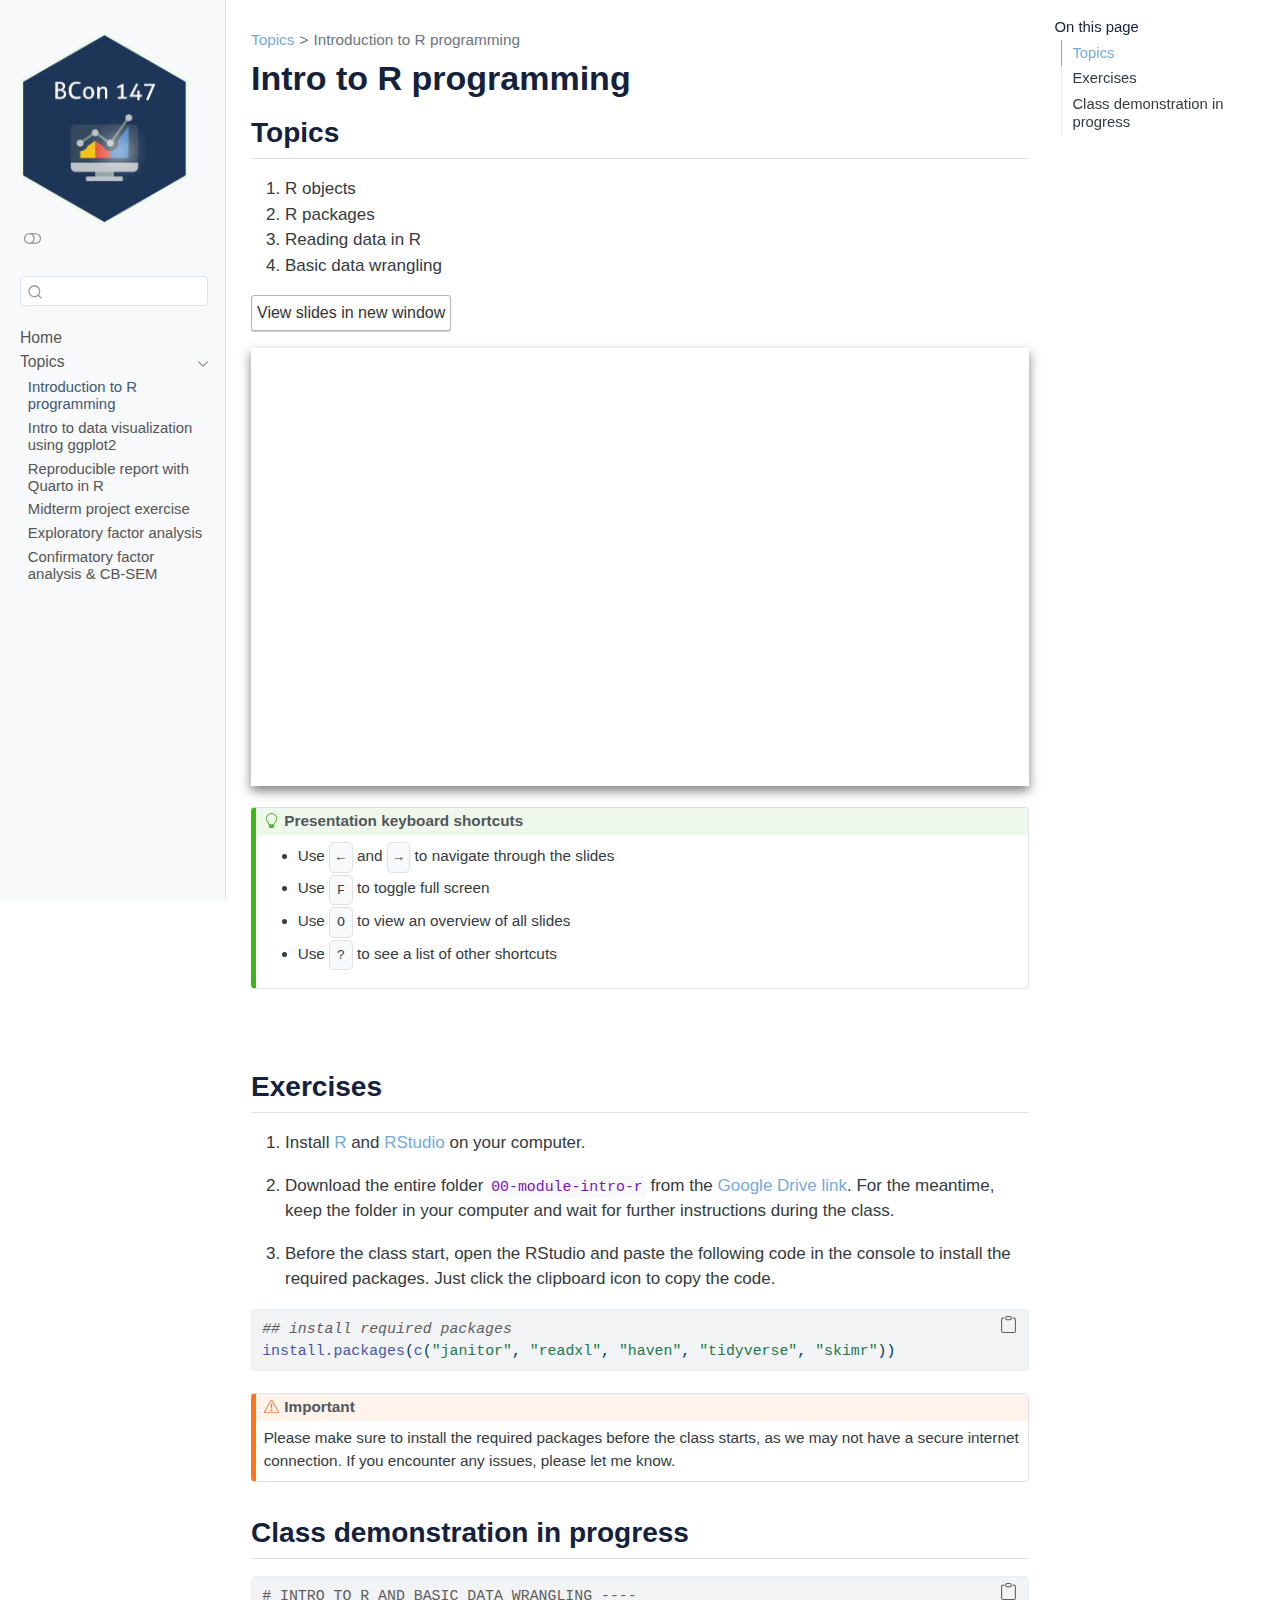
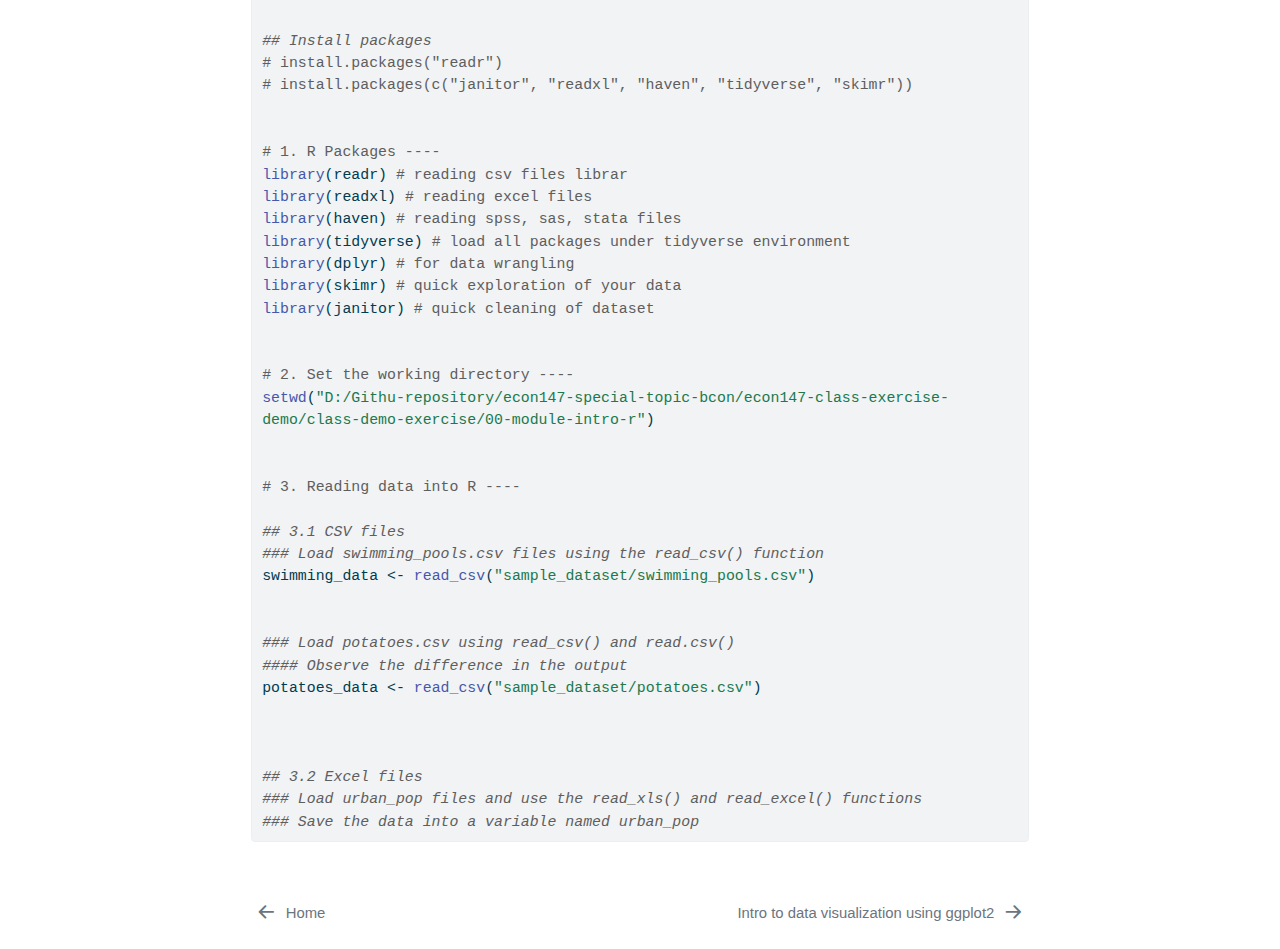
<file: docs/00-m0-intro-r.html>
<!DOCTYPE html>
<html xmlns="http://www.w3.org/1999/xhtml" lang="en" xml:lang="en"><head>

<meta charset="utf-8">
<meta name="generator" content="quarto-1.5.57">

<meta name="viewport" content="width=device-width, initial-scale=1.0, user-scalable=yes">


<title>Intro to R programming – Bcon 147</title>
<style>
code{white-space: pre-wrap;}
span.smallcaps{font-variant: small-caps;}
div.columns{display: flex; gap: min(4vw, 1.5em);}
div.column{flex: auto; overflow-x: auto;}
div.hanging-indent{margin-left: 1.5em; text-indent: -1.5em;}
ul.task-list{list-style: none;}
ul.task-list li input[type="checkbox"] {
  width: 0.8em;
  margin: 0 0.8em 0.2em -1em; /* quarto-specific, see https://github.com/quarto-dev/quarto-cli/issues/4556 */ 
  vertical-align: middle;
}
/* CSS for syntax highlighting */
pre > code.sourceCode { white-space: pre; position: relative; }
pre > code.sourceCode > span { line-height: 1.25; }
pre > code.sourceCode > span:empty { height: 1.2em; }
.sourceCode { overflow: visible; }
code.sourceCode > span { color: inherit; text-decoration: inherit; }
div.sourceCode { margin: 1em 0; }
pre.sourceCode { margin: 0; }
@media screen {
div.sourceCode { overflow: auto; }
}
@media print {
pre > code.sourceCode { white-space: pre-wrap; }
pre > code.sourceCode > span { display: inline-block; text-indent: -5em; padding-left: 5em; }
}
pre.numberSource code
  { counter-reset: source-line 0; }
pre.numberSource code > span
  { position: relative; left: -4em; counter-increment: source-line; }
pre.numberSource code > span > a:first-child::before
  { content: counter(source-line);
    position: relative; left: -1em; text-align: right; vertical-align: baseline;
    border: none; display: inline-block;
    -webkit-touch-callout: none; -webkit-user-select: none;
    -khtml-user-select: none; -moz-user-select: none;
    -ms-user-select: none; user-select: none;
    padding: 0 4px; width: 4em;
  }
pre.numberSource { margin-left: 3em;  padding-left: 4px; }
div.sourceCode
  {   }
@media screen {
pre > code.sourceCode > span > a:first-child::before { text-decoration: underline; }
}
</style>


<script src="site_libs/quarto-nav/quarto-nav.js"></script>
<script src="site_libs/clipboard/clipboard.min.js"></script>
<script src="site_libs/quarto-search/autocomplete.umd.js"></script>
<script src="site_libs/quarto-search/fuse.min.js"></script>
<script src="site_libs/quarto-search/quarto-search.js"></script>
<meta name="quarto:offset" content="./">
<link href="./00-m0-intro-data-viz-ggplot.html" rel="next">
<link href="./index.html" rel="prev">
<link href="./plot/Bcon147-hex-logo.png" rel="icon" type="image/png">
<script src="site_libs/quarto-html/quarto.js"></script>
<script src="site_libs/quarto-html/popper.min.js"></script>
<script src="site_libs/quarto-html/tippy.umd.min.js"></script>
<script src="site_libs/quarto-html/anchor.min.js"></script>
<link href="site_libs/quarto-html/tippy.css" rel="stylesheet">
<link href="site_libs/quarto-html/quarto-syntax-highlighting.css" rel="stylesheet" class="quarto-color-scheme" id="quarto-text-highlighting-styles">
<link href="site_libs/quarto-html/quarto-syntax-highlighting-dark.css" rel="prefetch" class="quarto-color-scheme quarto-color-alternate" id="quarto-text-highlighting-styles">
<script src="site_libs/bootstrap/bootstrap.min.js"></script>
<link href="site_libs/bootstrap/bootstrap-icons.css" rel="stylesheet">
<link href="site_libs/bootstrap/bootstrap.min.css" rel="stylesheet" class="quarto-color-scheme" id="quarto-bootstrap" data-mode="light">
<link href="site_libs/bootstrap/bootstrap-dark.min.css" rel="prefetch" class="quarto-color-scheme quarto-color-alternate" id="quarto-bootstrap" data-mode="dark">
<script id="quarto-search-options" type="application/json">{
  "location": "sidebar",
  "copy-button": false,
  "collapse-after": 3,
  "panel-placement": "start",
  "type": "textbox",
  "limit": 50,
  "keyboard-shortcut": [
    "f",
    "/",
    "s"
  ],
  "show-item-context": false,
  "language": {
    "search-no-results-text": "No results",
    "search-matching-documents-text": "matching documents",
    "search-copy-link-title": "Copy link to search",
    "search-hide-matches-text": "Hide additional matches",
    "search-more-match-text": "more match in this document",
    "search-more-matches-text": "more matches in this document",
    "search-clear-button-title": "Clear",
    "search-text-placeholder": "",
    "search-detached-cancel-button-title": "Cancel",
    "search-submit-button-title": "Submit",
    "search-label": "Search"
  }
}</script>


</head>

<body class="nav-sidebar docked">

<div id="quarto-search-results"></div>
  <header id="quarto-header" class="headroom fixed-top">
  <nav class="quarto-secondary-nav">
    <div class="container-fluid d-flex">
      <button type="button" class="quarto-btn-toggle btn" data-bs-toggle="collapse" role="button" data-bs-target=".quarto-sidebar-collapse-item" aria-controls="quarto-sidebar" aria-expanded="false" aria-label="Toggle sidebar navigation" onclick="if (window.quartoToggleHeadroom) { window.quartoToggleHeadroom(); }">
        <i class="bi bi-layout-text-sidebar-reverse"></i>
      </button>
        <nav class="quarto-page-breadcrumbs" aria-label="breadcrumb"><ol class="breadcrumb"><li class="breadcrumb-item"><a href="./00-m0-intro-r.html">Topics</a></li><li class="breadcrumb-item"><a href="./00-m0-intro-r.html">Introduction to R programming</a></li></ol></nav>
        <a class="flex-grow-1" role="navigation" data-bs-toggle="collapse" data-bs-target=".quarto-sidebar-collapse-item" aria-controls="quarto-sidebar" aria-expanded="false" aria-label="Toggle sidebar navigation" onclick="if (window.quartoToggleHeadroom) { window.quartoToggleHeadroom(); }">      
        </a>
      <button type="button" class="btn quarto-search-button" aria-label="Search" onclick="window.quartoOpenSearch();">
        <i class="bi bi-search"></i>
      </button>
    </div>
  </nav>
</header>
<!-- content -->
<div id="quarto-content" class="quarto-container page-columns page-rows-contents page-layout-article">
<!-- sidebar -->
  <nav id="quarto-sidebar" class="sidebar collapse collapse-horizontal quarto-sidebar-collapse-item sidebar-navigation docked overflow-auto">
    <div class="pt-lg-2 mt-2 text-left sidebar-header">
      <a href="./index.html" class="sidebar-logo-link">
      <img src="./plot/Bcon147-hex-logo.png" alt="" class="sidebar-logo py-0 d-lg-inline d-none">
      </a>
      <div class="sidebar-tools-main">
  <a href="" class="quarto-color-scheme-toggle quarto-navigation-tool  px-1" onclick="window.quartoToggleColorScheme(); return false;" title="Toggle dark mode"><i class="bi"></i></a>
</div>
      </div>
        <div class="mt-2 flex-shrink-0 align-items-center">
        <div class="sidebar-search">
        <div id="quarto-search" class="" title="Search"></div>
        </div>
        </div>
    <div class="sidebar-menu-container"> 
    <ul class="list-unstyled mt-1">
        <li class="sidebar-item">
  <div class="sidebar-item-container"> 
  <a href="./index.html" class="sidebar-item-text sidebar-link">
 <span class="menu-text">Home</span></a>
  </div>
</li>
        <li class="sidebar-item sidebar-item-section">
      <div class="sidebar-item-container"> 
            <a class="sidebar-item-text sidebar-link text-start" data-bs-toggle="collapse" data-bs-target="#quarto-sidebar-section-1" role="navigation" aria-expanded="true">
 <span class="menu-text">Topics</span></a>
          <a class="sidebar-item-toggle text-start" data-bs-toggle="collapse" data-bs-target="#quarto-sidebar-section-1" role="navigation" aria-expanded="true" aria-label="Toggle section">
            <i class="bi bi-chevron-right ms-2"></i>
          </a> 
      </div>
      <ul id="quarto-sidebar-section-1" class="collapse list-unstyled sidebar-section depth1 show">  
          <li class="sidebar-item">
  <div class="sidebar-item-container"> 
  <a href="./00-m0-intro-r.html" class="sidebar-item-text sidebar-link active">
 <span class="menu-text">Introduction to R programming</span></a>
  </div>
</li>
          <li class="sidebar-item">
  <div class="sidebar-item-container"> 
  <a href="./00-m0-intro-data-viz-ggplot.html" class="sidebar-item-text sidebar-link">
 <span class="menu-text">Intro to data visualization using ggplot2</span></a>
  </div>
</li>
          <li class="sidebar-item">
  <div class="sidebar-item-container"> 
  <a href="./00-m0-reproducible-quarto.html" class="sidebar-item-text sidebar-link">
 <span class="menu-text">Reproducible report with Quarto in R</span></a>
  </div>
</li>
          <li class="sidebar-item">
  <div class="sidebar-item-container"> 
  <a href="./00-midterm-project.html" class="sidebar-item-text sidebar-link">
 <span class="menu-text">Midterm project exercise</span></a>
  </div>
</li>
          <li class="sidebar-item">
  <div class="sidebar-item-container"> 
  <a href="./00-efa.html" class="sidebar-item-text sidebar-link">
 <span class="menu-text">Exploratory factor analysis</span></a>
  </div>
</li>
          <li class="sidebar-item">
  <div class="sidebar-item-container"> 
  <a href="./00-cfa-cb-sem.html" class="sidebar-item-text sidebar-link">
 <span class="menu-text">Confirmatory factor analysis &amp; CB-SEM</span></a>
  </div>
</li>
      </ul>
  </li>
    </ul>
    </div>
</nav>
<div id="quarto-sidebar-glass" class="quarto-sidebar-collapse-item" data-bs-toggle="collapse" data-bs-target=".quarto-sidebar-collapse-item"></div>
<!-- margin-sidebar -->
    <div id="quarto-margin-sidebar" class="sidebar margin-sidebar">
        <nav id="TOC" role="doc-toc" class="toc-active">
    <h2 id="toc-title">On this page</h2>
   
  <ul>
  <li><a href="#topics" id="toc-topics" class="nav-link active" data-scroll-target="#topics">Topics</a></li>
  <li><a href="#exercises" id="toc-exercises" class="nav-link" data-scroll-target="#exercises">Exercises</a></li>
  <li><a href="#class-demonstration-in-progress" id="toc-class-demonstration-in-progress" class="nav-link" data-scroll-target="#class-demonstration-in-progress">Class demonstration in progress</a></li>
  </ul>
</nav>
    </div>
<!-- main -->
<main class="content" id="quarto-document-content">

<header id="title-block-header" class="quarto-title-block default"><nav class="quarto-page-breadcrumbs quarto-title-breadcrumbs d-none d-lg-block" aria-label="breadcrumb"><ol class="breadcrumb"><li class="breadcrumb-item"><a href="./00-m0-intro-r.html">Topics</a></li><li class="breadcrumb-item"><a href="./00-m0-intro-r.html">Introduction to R programming</a></li></ol></nav>
<div class="quarto-title">
<h1 class="title">Intro to R programming</h1>
</div>



<div class="quarto-title-meta">

    
  
    
  </div>
  


</header>


<section id="topics" class="level2">
<h2 class="anchored" data-anchor-id="topics">Topics</h2>
<ol type="1">
<li>R objects</li>
<li>R packages</li>
<li>Reading data in R</li>
<li>Basic data wrangling</li>
</ol>
<p><a href="https://econ147-special-topic.github.io/econ147-lecture/module-intro-r" target="_blank" class="btn-slides">View slides in new window</a></p>
<div class="box" style="padding-bottom:56.25%; position:relative; display:block; width: 100%">
<iframe width="100%" height="100%" src="https://econ147-special-topic.github.io/econ147-lecture/module-intro-r" frameborder="0" allowfullscreen="" style="position:absolute; top:0; left: 0">
</iframe>
</div>
<div class="callout callout-style-default callout-tip callout-titled">
<div class="callout-header d-flex align-content-center">
<div class="callout-icon-container">
<i class="callout-icon"></i>
</div>
<div class="callout-title-container flex-fill">
Presentation keyboard shortcuts
</div>
</div>
<div class="callout-body-container callout-body">
<div class="text-line-space">
<ul>
<li>
Use <kbd>←</kbd> and <kbd>→</kbd> to navigate through the slides
</li>
<li>
Use <kbd>F</kbd> to toggle full screen
</li>
<li>
Use <kbd>O</kbd> to view an overview of all slides
</li>
<li>
Use <kbd>?</kbd> to see a list of other shortcuts
</li>
</ul>
</div>
</div>
</div>
<p><br></p>
</section>
<section id="exercises" class="level2">
<h2 class="anchored" data-anchor-id="exercises">Exercises</h2>
<ol type="1">
<li><p>Install <a href="https://cran.r-project.org/bin/windows/base/">R</a> and <a href="https://posit.co/download/rstudio-desktop/">RStudio</a> on your computer.</p></li>
<li><p>Download the entire folder <code>00-module-intro-r</code> from the <a href="https://drive.google.com/drive/folders/1GEK546pk2n07ji4TuafoyzK-eXTFgjn2?usp=sharing">Google Drive link</a>. For the meantime, keep the folder in your computer and wait for further instructions during the class.</p></li>
<li><p>Before the class start, open the RStudio and paste the following code in the console to install the required packages. Just click the clipboard icon to copy the code.</p></li>
</ol>
<div class="cell">
<div class="sourceCode cell-code" id="cb1"><pre class="sourceCode r code-with-copy"><code class="sourceCode r"><span id="cb1-1"><a href="#cb1-1" aria-hidden="true" tabindex="-1"></a><span class="do">## install required packages</span></span>
<span id="cb1-2"><a href="#cb1-2" aria-hidden="true" tabindex="-1"></a><span class="fu">install.packages</span>(<span class="fu">c</span>(<span class="st">"janitor"</span>, <span class="st">"readxl"</span>, <span class="st">"haven"</span>, <span class="st">"tidyverse"</span>, <span class="st">"skimr"</span>))</span></code><button title="Copy to Clipboard" class="code-copy-button"><i class="bi"></i></button></pre></div>
</div>
<div class="callout callout-style-default callout-warning callout-titled">
<div class="callout-header d-flex align-content-center">
<div class="callout-icon-container">
<i class="callout-icon"></i>
</div>
<div class="callout-title-container flex-fill">
Important
</div>
</div>
<div class="callout-body-container callout-body">
<p>Please make sure to install the required packages before the class starts, as we may not have a secure internet connection. If you encounter any issues, please let me know.</p>
</div>
</div>
</section>
<section id="class-demonstration-in-progress" class="level2">
<h2 class="anchored" data-anchor-id="class-demonstration-in-progress">Class demonstration in progress</h2>
<div class="sourceCode" id="cb2"><pre class="sourceCode r code-with-copy"><code class="sourceCode r"><span id="cb2-1"><a href="#cb2-1" aria-hidden="true" tabindex="-1"></a><span class="co"># INTRO TO R AND BASIC DATA WRANGLING ----</span></span>
<span id="cb2-2"><a href="#cb2-2" aria-hidden="true" tabindex="-1"></a></span>
<span id="cb2-3"><a href="#cb2-3" aria-hidden="true" tabindex="-1"></a><span class="do">## Install packages</span></span>
<span id="cb2-4"><a href="#cb2-4" aria-hidden="true" tabindex="-1"></a><span class="co"># install.packages("readr")</span></span>
<span id="cb2-5"><a href="#cb2-5" aria-hidden="true" tabindex="-1"></a><span class="co"># install.packages(c("janitor", "readxl", "haven", "tidyverse", "skimr"))</span></span>
<span id="cb2-6"><a href="#cb2-6" aria-hidden="true" tabindex="-1"></a></span>
<span id="cb2-7"><a href="#cb2-7" aria-hidden="true" tabindex="-1"></a></span>
<span id="cb2-8"><a href="#cb2-8" aria-hidden="true" tabindex="-1"></a><span class="co"># 1. R Packages ----</span></span>
<span id="cb2-9"><a href="#cb2-9" aria-hidden="true" tabindex="-1"></a><span class="fu">library</span>(readr) <span class="co"># reading csv files librar</span></span>
<span id="cb2-10"><a href="#cb2-10" aria-hidden="true" tabindex="-1"></a><span class="fu">library</span>(readxl) <span class="co"># reading excel files</span></span>
<span id="cb2-11"><a href="#cb2-11" aria-hidden="true" tabindex="-1"></a><span class="fu">library</span>(haven) <span class="co"># reading spss, sas, stata files</span></span>
<span id="cb2-12"><a href="#cb2-12" aria-hidden="true" tabindex="-1"></a><span class="fu">library</span>(tidyverse) <span class="co"># load all packages under tidyverse environment</span></span>
<span id="cb2-13"><a href="#cb2-13" aria-hidden="true" tabindex="-1"></a><span class="fu">library</span>(dplyr) <span class="co"># for data wrangling</span></span>
<span id="cb2-14"><a href="#cb2-14" aria-hidden="true" tabindex="-1"></a><span class="fu">library</span>(skimr) <span class="co"># quick exploration of your data</span></span>
<span id="cb2-15"><a href="#cb2-15" aria-hidden="true" tabindex="-1"></a><span class="fu">library</span>(janitor) <span class="co"># quick cleaning of dataset</span></span>
<span id="cb2-16"><a href="#cb2-16" aria-hidden="true" tabindex="-1"></a></span>
<span id="cb2-17"><a href="#cb2-17" aria-hidden="true" tabindex="-1"></a></span>
<span id="cb2-18"><a href="#cb2-18" aria-hidden="true" tabindex="-1"></a><span class="co"># 2. Set the working directory ----</span></span>
<span id="cb2-19"><a href="#cb2-19" aria-hidden="true" tabindex="-1"></a><span class="fu">setwd</span>(<span class="st">"D:/Githu-repository/econ147-special-topic-bcon/econ147-class-exercise-demo/class-demo-exercise/00-module-intro-r"</span>)</span>
<span id="cb2-20"><a href="#cb2-20" aria-hidden="true" tabindex="-1"></a></span>
<span id="cb2-21"><a href="#cb2-21" aria-hidden="true" tabindex="-1"></a></span>
<span id="cb2-22"><a href="#cb2-22" aria-hidden="true" tabindex="-1"></a><span class="co"># 3. Reading data into R ----</span></span>
<span id="cb2-23"><a href="#cb2-23" aria-hidden="true" tabindex="-1"></a></span>
<span id="cb2-24"><a href="#cb2-24" aria-hidden="true" tabindex="-1"></a><span class="do">## 3.1 CSV files</span></span>
<span id="cb2-25"><a href="#cb2-25" aria-hidden="true" tabindex="-1"></a><span class="do">### Load swimming_pools.csv files using the read_csv() function</span></span>
<span id="cb2-26"><a href="#cb2-26" aria-hidden="true" tabindex="-1"></a>swimming_data <span class="ot">&lt;-</span> <span class="fu">read_csv</span>(<span class="st">"sample_dataset/swimming_pools.csv"</span>) </span>
<span id="cb2-27"><a href="#cb2-27" aria-hidden="true" tabindex="-1"></a></span>
<span id="cb2-28"><a href="#cb2-28" aria-hidden="true" tabindex="-1"></a></span>
<span id="cb2-29"><a href="#cb2-29" aria-hidden="true" tabindex="-1"></a><span class="do">### Load potatoes.csv using read_csv() and read.csv()</span></span>
<span id="cb2-30"><a href="#cb2-30" aria-hidden="true" tabindex="-1"></a><span class="do">#### Observe the difference in the output</span></span>
<span id="cb2-31"><a href="#cb2-31" aria-hidden="true" tabindex="-1"></a>potatoes_data <span class="ot">&lt;-</span> <span class="fu">read_csv</span>(<span class="st">"sample_dataset/potatoes.csv"</span>) </span>
<span id="cb2-32"><a href="#cb2-32" aria-hidden="true" tabindex="-1"></a></span>
<span id="cb2-33"><a href="#cb2-33" aria-hidden="true" tabindex="-1"></a></span>
<span id="cb2-34"><a href="#cb2-34" aria-hidden="true" tabindex="-1"></a></span>
<span id="cb2-35"><a href="#cb2-35" aria-hidden="true" tabindex="-1"></a><span class="do">## 3.2 Excel files</span></span>
<span id="cb2-36"><a href="#cb2-36" aria-hidden="true" tabindex="-1"></a><span class="do">### Load urban_pop files and use the read_xls() and read_excel() functions</span></span>
<span id="cb2-37"><a href="#cb2-37" aria-hidden="true" tabindex="-1"></a><span class="do">### Save the data into a variable named urban_pop</span></span></code><button title="Copy to Clipboard" class="code-copy-button"><i class="bi"></i></button></pre></div>


</section>

</main> <!-- /main -->
<script id="quarto-html-after-body" type="application/javascript">
window.document.addEventListener("DOMContentLoaded", function (event) {
  const toggleBodyColorMode = (bsSheetEl) => {
    const mode = bsSheetEl.getAttribute("data-mode");
    const bodyEl = window.document.querySelector("body");
    if (mode === "dark") {
      bodyEl.classList.add("quarto-dark");
      bodyEl.classList.remove("quarto-light");
    } else {
      bodyEl.classList.add("quarto-light");
      bodyEl.classList.remove("quarto-dark");
    }
  }
  const toggleBodyColorPrimary = () => {
    const bsSheetEl = window.document.querySelector("link#quarto-bootstrap");
    if (bsSheetEl) {
      toggleBodyColorMode(bsSheetEl);
    }
  }
  toggleBodyColorPrimary();  
  const disableStylesheet = (stylesheets) => {
    for (let i=0; i < stylesheets.length; i++) {
      const stylesheet = stylesheets[i];
      stylesheet.rel = 'prefetch';
    }
  }
  const enableStylesheet = (stylesheets) => {
    for (let i=0; i < stylesheets.length; i++) {
      const stylesheet = stylesheets[i];
      stylesheet.rel = 'stylesheet';
    }
  }
  const manageTransitions = (selector, allowTransitions) => {
    const els = window.document.querySelectorAll(selector);
    for (let i=0; i < els.length; i++) {
      const el = els[i];
      if (allowTransitions) {
        el.classList.remove('notransition');
      } else {
        el.classList.add('notransition');
      }
    }
  }
  const toggleGiscusIfUsed = (isAlternate, darkModeDefault) => {
    const baseTheme = document.querySelector('#giscus-base-theme')?.value ?? 'light';
    const alternateTheme = document.querySelector('#giscus-alt-theme')?.value ?? 'dark';
    let newTheme = '';
    if(darkModeDefault) {
      newTheme = isAlternate ? baseTheme : alternateTheme;
    } else {
      newTheme = isAlternate ? alternateTheme : baseTheme;
    }
    const changeGiscusTheme = () => {
      // From: https://github.com/giscus/giscus/issues/336
      const sendMessage = (message) => {
        const iframe = document.querySelector('iframe.giscus-frame');
        if (!iframe) return;
        iframe.contentWindow.postMessage({ giscus: message }, 'https://giscus.app');
      }
      sendMessage({
        setConfig: {
          theme: newTheme
        }
      });
    }
    const isGiscussLoaded = window.document.querySelector('iframe.giscus-frame') !== null;
    if (isGiscussLoaded) {
      changeGiscusTheme();
    }
  }
  const toggleColorMode = (alternate) => {
    // Switch the stylesheets
    const alternateStylesheets = window.document.querySelectorAll('link.quarto-color-scheme.quarto-color-alternate');
    manageTransitions('#quarto-margin-sidebar .nav-link', false);
    if (alternate) {
      enableStylesheet(alternateStylesheets);
      for (const sheetNode of alternateStylesheets) {
        if (sheetNode.id === "quarto-bootstrap") {
          toggleBodyColorMode(sheetNode);
        }
      }
    } else {
      disableStylesheet(alternateStylesheets);
      toggleBodyColorPrimary();
    }
    manageTransitions('#quarto-margin-sidebar .nav-link', true);
    // Switch the toggles
    const toggles = window.document.querySelectorAll('.quarto-color-scheme-toggle');
    for (let i=0; i < toggles.length; i++) {
      const toggle = toggles[i];
      if (toggle) {
        if (alternate) {
          toggle.classList.add("alternate");     
        } else {
          toggle.classList.remove("alternate");
        }
      }
    }
    // Hack to workaround the fact that safari doesn't
    // properly recolor the scrollbar when toggling (#1455)
    if (navigator.userAgent.indexOf('Safari') > 0 && navigator.userAgent.indexOf('Chrome') == -1) {
      manageTransitions("body", false);
      window.scrollTo(0, 1);
      setTimeout(() => {
        window.scrollTo(0, 0);
        manageTransitions("body", true);
      }, 40);  
    }
  }
  const isFileUrl = () => { 
    return window.location.protocol === 'file:';
  }
  const hasAlternateSentinel = () => {  
    let styleSentinel = getColorSchemeSentinel();
    if (styleSentinel !== null) {
      return styleSentinel === "alternate";
    } else {
      return false;
    }
  }
  const setStyleSentinel = (alternate) => {
    const value = alternate ? "alternate" : "default";
    if (!isFileUrl()) {
      window.localStorage.setItem("quarto-color-scheme", value);
    } else {
      localAlternateSentinel = value;
    }
  }
  const getColorSchemeSentinel = () => {
    if (!isFileUrl()) {
      const storageValue = window.localStorage.getItem("quarto-color-scheme");
      return storageValue != null ? storageValue : localAlternateSentinel;
    } else {
      return localAlternateSentinel;
    }
  }
  const darkModeDefault = false;
  let localAlternateSentinel = darkModeDefault ? 'alternate' : 'default';
  // Dark / light mode switch
  window.quartoToggleColorScheme = () => {
    // Read the current dark / light value 
    let toAlternate = !hasAlternateSentinel();
    toggleColorMode(toAlternate);
    setStyleSentinel(toAlternate);
    toggleGiscusIfUsed(toAlternate, darkModeDefault);
  };
  // Ensure there is a toggle, if there isn't float one in the top right
  if (window.document.querySelector('.quarto-color-scheme-toggle') === null) {
    const a = window.document.createElement('a');
    a.classList.add('top-right');
    a.classList.add('quarto-color-scheme-toggle');
    a.href = "";
    a.onclick = function() { try { window.quartoToggleColorScheme(); } catch {} return false; };
    const i = window.document.createElement("i");
    i.classList.add('bi');
    a.appendChild(i);
    window.document.body.appendChild(a);
  }
  // Switch to dark mode if need be
  if (hasAlternateSentinel()) {
    toggleColorMode(true);
  } else {
    toggleColorMode(false);
  }
  const icon = "";
  const anchorJS = new window.AnchorJS();
  anchorJS.options = {
    placement: 'right',
    icon: icon
  };
  anchorJS.add('.anchored');
  const isCodeAnnotation = (el) => {
    for (const clz of el.classList) {
      if (clz.startsWith('code-annotation-')) {                     
        return true;
      }
    }
    return false;
  }
  const onCopySuccess = function(e) {
    // button target
    const button = e.trigger;
    // don't keep focus
    button.blur();
    // flash "checked"
    button.classList.add('code-copy-button-checked');
    var currentTitle = button.getAttribute("title");
    button.setAttribute("title", "Copied!");
    let tooltip;
    if (window.bootstrap) {
      button.setAttribute("data-bs-toggle", "tooltip");
      button.setAttribute("data-bs-placement", "left");
      button.setAttribute("data-bs-title", "Copied!");
      tooltip = new bootstrap.Tooltip(button, 
        { trigger: "manual", 
          customClass: "code-copy-button-tooltip",
          offset: [0, -8]});
      tooltip.show();    
    }
    setTimeout(function() {
      if (tooltip) {
        tooltip.hide();
        button.removeAttribute("data-bs-title");
        button.removeAttribute("data-bs-toggle");
        button.removeAttribute("data-bs-placement");
      }
      button.setAttribute("title", currentTitle);
      button.classList.remove('code-copy-button-checked');
    }, 1000);
    // clear code selection
    e.clearSelection();
  }
  const getTextToCopy = function(trigger) {
      const codeEl = trigger.previousElementSibling.cloneNode(true);
      for (const childEl of codeEl.children) {
        if (isCodeAnnotation(childEl)) {
          childEl.remove();
        }
      }
      return codeEl.innerText;
  }
  const clipboard = new window.ClipboardJS('.code-copy-button:not([data-in-quarto-modal])', {
    text: getTextToCopy
  });
  clipboard.on('success', onCopySuccess);
  if (window.document.getElementById('quarto-embedded-source-code-modal')) {
    // For code content inside modals, clipBoardJS needs to be initialized with a container option
    // TODO: Check when it could be a function (https://github.com/zenorocha/clipboard.js/issues/860)
    const clipboardModal = new window.ClipboardJS('.code-copy-button[data-in-quarto-modal]', {
      text: getTextToCopy,
      container: window.document.getElementById('quarto-embedded-source-code-modal')
    });
    clipboardModal.on('success', onCopySuccess);
  }
    var localhostRegex = new RegExp(/^(?:http|https):\/\/localhost\:?[0-9]*\//);
    var mailtoRegex = new RegExp(/^mailto:/);
      var filterRegex = new RegExp("https:\/\/econ147-special-topic\/econ147-site");
    var isInternal = (href) => {
        return filterRegex.test(href) || localhostRegex.test(href) || mailtoRegex.test(href);
    }
    // Inspect non-navigation links and adorn them if external
 	var links = window.document.querySelectorAll('a[href]:not(.nav-link):not(.navbar-brand):not(.toc-action):not(.sidebar-link):not(.sidebar-item-toggle):not(.pagination-link):not(.no-external):not([aria-hidden]):not(.dropdown-item):not(.quarto-navigation-tool):not(.about-link)');
    for (var i=0; i<links.length; i++) {
      const link = links[i];
      if (!isInternal(link.href)) {
        // undo the damage that might have been done by quarto-nav.js in the case of
        // links that we want to consider external
        if (link.dataset.originalHref !== undefined) {
          link.href = link.dataset.originalHref;
        }
      }
    }
  function tippyHover(el, contentFn, onTriggerFn, onUntriggerFn) {
    const config = {
      allowHTML: true,
      maxWidth: 500,
      delay: 100,
      arrow: false,
      appendTo: function(el) {
          return el.parentElement;
      },
      interactive: true,
      interactiveBorder: 10,
      theme: 'quarto',
      placement: 'bottom-start',
    };
    if (contentFn) {
      config.content = contentFn;
    }
    if (onTriggerFn) {
      config.onTrigger = onTriggerFn;
    }
    if (onUntriggerFn) {
      config.onUntrigger = onUntriggerFn;
    }
    window.tippy(el, config); 
  }
  const noterefs = window.document.querySelectorAll('a[role="doc-noteref"]');
  for (var i=0; i<noterefs.length; i++) {
    const ref = noterefs[i];
    tippyHover(ref, function() {
      // use id or data attribute instead here
      let href = ref.getAttribute('data-footnote-href') || ref.getAttribute('href');
      try { href = new URL(href).hash; } catch {}
      const id = href.replace(/^#\/?/, "");
      const note = window.document.getElementById(id);
      if (note) {
        return note.innerHTML;
      } else {
        return "";
      }
    });
  }
  const xrefs = window.document.querySelectorAll('a.quarto-xref');
  const processXRef = (id, note) => {
    // Strip column container classes
    const stripColumnClz = (el) => {
      el.classList.remove("page-full", "page-columns");
      if (el.children) {
        for (const child of el.children) {
          stripColumnClz(child);
        }
      }
    }
    stripColumnClz(note)
    if (id === null || id.startsWith('sec-')) {
      // Special case sections, only their first couple elements
      const container = document.createElement("div");
      if (note.children && note.children.length > 2) {
        container.appendChild(note.children[0].cloneNode(true));
        for (let i = 1; i < note.children.length; i++) {
          const child = note.children[i];
          if (child.tagName === "P" && child.innerText === "") {
            continue;
          } else {
            container.appendChild(child.cloneNode(true));
            break;
          }
        }
        if (window.Quarto?.typesetMath) {
          window.Quarto.typesetMath(container);
        }
        return container.innerHTML
      } else {
        if (window.Quarto?.typesetMath) {
          window.Quarto.typesetMath(note);
        }
        return note.innerHTML;
      }
    } else {
      // Remove any anchor links if they are present
      const anchorLink = note.querySelector('a.anchorjs-link');
      if (anchorLink) {
        anchorLink.remove();
      }
      if (window.Quarto?.typesetMath) {
        window.Quarto.typesetMath(note);
      }
      // TODO in 1.5, we should make sure this works without a callout special case
      if (note.classList.contains("callout")) {
        return note.outerHTML;
      } else {
        return note.innerHTML;
      }
    }
  }
  for (var i=0; i<xrefs.length; i++) {
    const xref = xrefs[i];
    tippyHover(xref, undefined, function(instance) {
      instance.disable();
      let url = xref.getAttribute('href');
      let hash = undefined; 
      if (url.startsWith('#')) {
        hash = url;
      } else {
        try { hash = new URL(url).hash; } catch {}
      }
      if (hash) {
        const id = hash.replace(/^#\/?/, "");
        const note = window.document.getElementById(id);
        if (note !== null) {
          try {
            const html = processXRef(id, note.cloneNode(true));
            instance.setContent(html);
          } finally {
            instance.enable();
            instance.show();
          }
        } else {
          // See if we can fetch this
          fetch(url.split('#')[0])
          .then(res => res.text())
          .then(html => {
            const parser = new DOMParser();
            const htmlDoc = parser.parseFromString(html, "text/html");
            const note = htmlDoc.getElementById(id);
            if (note !== null) {
              const html = processXRef(id, note);
              instance.setContent(html);
            } 
          }).finally(() => {
            instance.enable();
            instance.show();
          });
        }
      } else {
        // See if we can fetch a full url (with no hash to target)
        // This is a special case and we should probably do some content thinning / targeting
        fetch(url)
        .then(res => res.text())
        .then(html => {
          const parser = new DOMParser();
          const htmlDoc = parser.parseFromString(html, "text/html");
          const note = htmlDoc.querySelector('main.content');
          if (note !== null) {
            // This should only happen for chapter cross references
            // (since there is no id in the URL)
            // remove the first header
            if (note.children.length > 0 && note.children[0].tagName === "HEADER") {
              note.children[0].remove();
            }
            const html = processXRef(null, note);
            instance.setContent(html);
          } 
        }).finally(() => {
          instance.enable();
          instance.show();
        });
      }
    }, function(instance) {
    });
  }
      let selectedAnnoteEl;
      const selectorForAnnotation = ( cell, annotation) => {
        let cellAttr = 'data-code-cell="' + cell + '"';
        let lineAttr = 'data-code-annotation="' +  annotation + '"';
        const selector = 'span[' + cellAttr + '][' + lineAttr + ']';
        return selector;
      }
      const selectCodeLines = (annoteEl) => {
        const doc = window.document;
        const targetCell = annoteEl.getAttribute("data-target-cell");
        const targetAnnotation = annoteEl.getAttribute("data-target-annotation");
        const annoteSpan = window.document.querySelector(selectorForAnnotation(targetCell, targetAnnotation));
        const lines = annoteSpan.getAttribute("data-code-lines").split(",");
        const lineIds = lines.map((line) => {
          return targetCell + "-" + line;
        })
        let top = null;
        let height = null;
        let parent = null;
        if (lineIds.length > 0) {
            //compute the position of the single el (top and bottom and make a div)
            const el = window.document.getElementById(lineIds[0]);
            top = el.offsetTop;
            height = el.offsetHeight;
            parent = el.parentElement.parentElement;
          if (lineIds.length > 1) {
            const lastEl = window.document.getElementById(lineIds[lineIds.length - 1]);
            const bottom = lastEl.offsetTop + lastEl.offsetHeight;
            height = bottom - top;
          }
          if (top !== null && height !== null && parent !== null) {
            // cook up a div (if necessary) and position it 
            let div = window.document.getElementById("code-annotation-line-highlight");
            if (div === null) {
              div = window.document.createElement("div");
              div.setAttribute("id", "code-annotation-line-highlight");
              div.style.position = 'absolute';
              parent.appendChild(div);
            }
            div.style.top = top - 2 + "px";
            div.style.height = height + 4 + "px";
            div.style.left = 0;
            let gutterDiv = window.document.getElementById("code-annotation-line-highlight-gutter");
            if (gutterDiv === null) {
              gutterDiv = window.document.createElement("div");
              gutterDiv.setAttribute("id", "code-annotation-line-highlight-gutter");
              gutterDiv.style.position = 'absolute';
              const codeCell = window.document.getElementById(targetCell);
              const gutter = codeCell.querySelector('.code-annotation-gutter');
              gutter.appendChild(gutterDiv);
            }
            gutterDiv.style.top = top - 2 + "px";
            gutterDiv.style.height = height + 4 + "px";
          }
          selectedAnnoteEl = annoteEl;
        }
      };
      const unselectCodeLines = () => {
        const elementsIds = ["code-annotation-line-highlight", "code-annotation-line-highlight-gutter"];
        elementsIds.forEach((elId) => {
          const div = window.document.getElementById(elId);
          if (div) {
            div.remove();
          }
        });
        selectedAnnoteEl = undefined;
      };
        // Handle positioning of the toggle
    window.addEventListener(
      "resize",
      throttle(() => {
        elRect = undefined;
        if (selectedAnnoteEl) {
          selectCodeLines(selectedAnnoteEl);
        }
      }, 10)
    );
    function throttle(fn, ms) {
    let throttle = false;
    let timer;
      return (...args) => {
        if(!throttle) { // first call gets through
            fn.apply(this, args);
            throttle = true;
        } else { // all the others get throttled
            if(timer) clearTimeout(timer); // cancel #2
            timer = setTimeout(() => {
              fn.apply(this, args);
              timer = throttle = false;
            }, ms);
        }
      };
    }
      // Attach click handler to the DT
      const annoteDls = window.document.querySelectorAll('dt[data-target-cell]');
      for (const annoteDlNode of annoteDls) {
        annoteDlNode.addEventListener('click', (event) => {
          const clickedEl = event.target;
          if (clickedEl !== selectedAnnoteEl) {
            unselectCodeLines();
            const activeEl = window.document.querySelector('dt[data-target-cell].code-annotation-active');
            if (activeEl) {
              activeEl.classList.remove('code-annotation-active');
            }
            selectCodeLines(clickedEl);
            clickedEl.classList.add('code-annotation-active');
          } else {
            // Unselect the line
            unselectCodeLines();
            clickedEl.classList.remove('code-annotation-active');
          }
        });
      }
  const findCites = (el) => {
    const parentEl = el.parentElement;
    if (parentEl) {
      const cites = parentEl.dataset.cites;
      if (cites) {
        return {
          el,
          cites: cites.split(' ')
        };
      } else {
        return findCites(el.parentElement)
      }
    } else {
      return undefined;
    }
  };
  var bibliorefs = window.document.querySelectorAll('a[role="doc-biblioref"]');
  for (var i=0; i<bibliorefs.length; i++) {
    const ref = bibliorefs[i];
    const citeInfo = findCites(ref);
    if (citeInfo) {
      tippyHover(citeInfo.el, function() {
        var popup = window.document.createElement('div');
        citeInfo.cites.forEach(function(cite) {
          var citeDiv = window.document.createElement('div');
          citeDiv.classList.add('hanging-indent');
          citeDiv.classList.add('csl-entry');
          var biblioDiv = window.document.getElementById('ref-' + cite);
          if (biblioDiv) {
            citeDiv.innerHTML = biblioDiv.innerHTML;
          }
          popup.appendChild(citeDiv);
        });
        return popup.innerHTML;
      });
    }
  }
});
</script>
<nav class="page-navigation">
  <div class="nav-page nav-page-previous">
      <a href="./index.html" class="pagination-link" aria-label="Home">
        <i class="bi bi-arrow-left-short"></i> <span class="nav-page-text">Home</span>
      </a>          
  </div>
  <div class="nav-page nav-page-next">
      <a href="./00-m0-intro-data-viz-ggplot.html" class="pagination-link" aria-label="Intro to data visualization using ggplot2">
        <span class="nav-page-text">Intro to data visualization using ggplot2</span> <i class="bi bi-arrow-right-short"></i>
      </a>
  </div>
</nav>
</div> <!-- /content -->




</body></html>
</file>
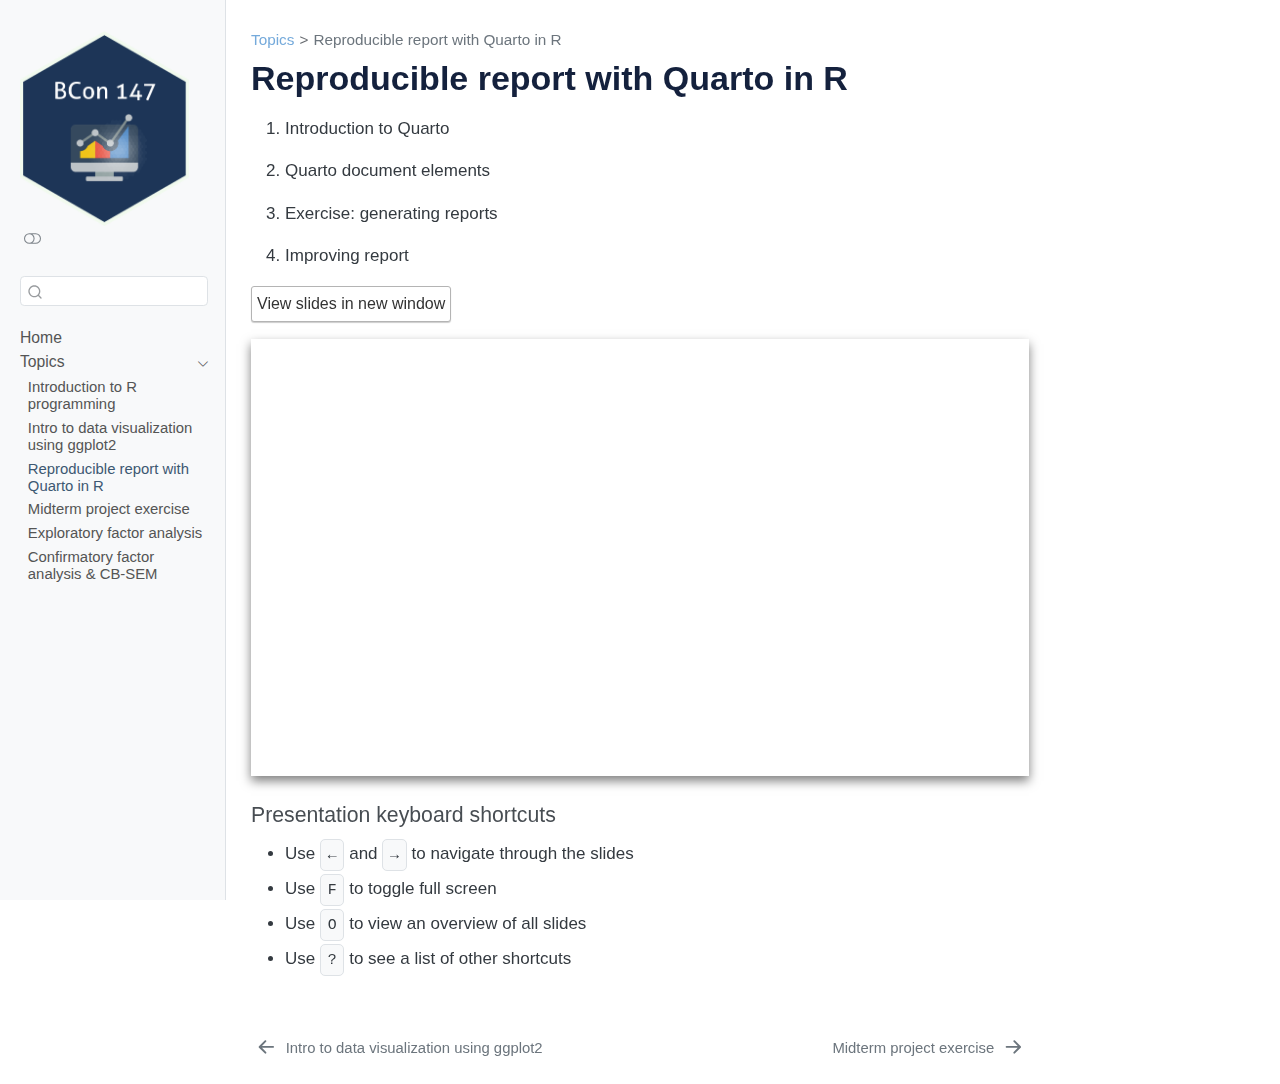
<file: docs/00-m0-reproducible-quarto.html>
<!DOCTYPE html>
<html xmlns="http://www.w3.org/1999/xhtml" lang="en" xml:lang="en"><head>

<meta charset="utf-8">
<meta name="generator" content="quarto-1.5.57">

<meta name="viewport" content="width=device-width, initial-scale=1.0, user-scalable=yes">


<title>Reproducible report with Quarto in R – Bcon 147</title>
<style>
code{white-space: pre-wrap;}
span.smallcaps{font-variant: small-caps;}
div.columns{display: flex; gap: min(4vw, 1.5em);}
div.column{flex: auto; overflow-x: auto;}
div.hanging-indent{margin-left: 1.5em; text-indent: -1.5em;}
ul.task-list{list-style: none;}
ul.task-list li input[type="checkbox"] {
  width: 0.8em;
  margin: 0 0.8em 0.2em -1em; /* quarto-specific, see https://github.com/quarto-dev/quarto-cli/issues/4556 */ 
  vertical-align: middle;
}
</style>


<script src="site_libs/quarto-nav/quarto-nav.js"></script>
<script src="site_libs/clipboard/clipboard.min.js"></script>
<script src="site_libs/quarto-search/autocomplete.umd.js"></script>
<script src="site_libs/quarto-search/fuse.min.js"></script>
<script src="site_libs/quarto-search/quarto-search.js"></script>
<meta name="quarto:offset" content="./">
<link href="./00-midterm-project.html" rel="next">
<link href="./00-m0-intro-data-viz-ggplot.html" rel="prev">
<link href="./plot/Bcon147-hex-logo.png" rel="icon" type="image/png">
<script src="site_libs/quarto-html/quarto.js"></script>
<script src="site_libs/quarto-html/popper.min.js"></script>
<script src="site_libs/quarto-html/tippy.umd.min.js"></script>
<script src="site_libs/quarto-html/anchor.min.js"></script>
<link href="site_libs/quarto-html/tippy.css" rel="stylesheet">
<link href="site_libs/quarto-html/quarto-syntax-highlighting.css" rel="stylesheet" class="quarto-color-scheme" id="quarto-text-highlighting-styles">
<link href="site_libs/quarto-html/quarto-syntax-highlighting-dark.css" rel="prefetch" class="quarto-color-scheme quarto-color-alternate" id="quarto-text-highlighting-styles">
<script src="site_libs/bootstrap/bootstrap.min.js"></script>
<link href="site_libs/bootstrap/bootstrap-icons.css" rel="stylesheet">
<link href="site_libs/bootstrap/bootstrap.min.css" rel="stylesheet" class="quarto-color-scheme" id="quarto-bootstrap" data-mode="light">
<link href="site_libs/bootstrap/bootstrap-dark.min.css" rel="prefetch" class="quarto-color-scheme quarto-color-alternate" id="quarto-bootstrap" data-mode="dark">
<script id="quarto-search-options" type="application/json">{
  "location": "sidebar",
  "copy-button": false,
  "collapse-after": 3,
  "panel-placement": "start",
  "type": "textbox",
  "limit": 50,
  "keyboard-shortcut": [
    "f",
    "/",
    "s"
  ],
  "show-item-context": false,
  "language": {
    "search-no-results-text": "No results",
    "search-matching-documents-text": "matching documents",
    "search-copy-link-title": "Copy link to search",
    "search-hide-matches-text": "Hide additional matches",
    "search-more-match-text": "more match in this document",
    "search-more-matches-text": "more matches in this document",
    "search-clear-button-title": "Clear",
    "search-text-placeholder": "",
    "search-detached-cancel-button-title": "Cancel",
    "search-submit-button-title": "Submit",
    "search-label": "Search"
  }
}</script>


</head>

<body class="nav-sidebar docked">

<div id="quarto-search-results"></div>
  <header id="quarto-header" class="headroom fixed-top">
  <nav class="quarto-secondary-nav">
    <div class="container-fluid d-flex">
      <button type="button" class="quarto-btn-toggle btn" data-bs-toggle="collapse" role="button" data-bs-target=".quarto-sidebar-collapse-item" aria-controls="quarto-sidebar" aria-expanded="false" aria-label="Toggle sidebar navigation" onclick="if (window.quartoToggleHeadroom) { window.quartoToggleHeadroom(); }">
        <i class="bi bi-layout-text-sidebar-reverse"></i>
      </button>
        <nav class="quarto-page-breadcrumbs" aria-label="breadcrumb"><ol class="breadcrumb"><li class="breadcrumb-item"><a href="./00-m0-intro-r.html">Topics</a></li><li class="breadcrumb-item"><a href="./00-m0-reproducible-quarto.html">Reproducible report with Quarto in R</a></li></ol></nav>
        <a class="flex-grow-1" role="navigation" data-bs-toggle="collapse" data-bs-target=".quarto-sidebar-collapse-item" aria-controls="quarto-sidebar" aria-expanded="false" aria-label="Toggle sidebar navigation" onclick="if (window.quartoToggleHeadroom) { window.quartoToggleHeadroom(); }">      
        </a>
      <button type="button" class="btn quarto-search-button" aria-label="Search" onclick="window.quartoOpenSearch();">
        <i class="bi bi-search"></i>
      </button>
    </div>
  </nav>
</header>
<!-- content -->
<div id="quarto-content" class="quarto-container page-columns page-rows-contents page-layout-article">
<!-- sidebar -->
  <nav id="quarto-sidebar" class="sidebar collapse collapse-horizontal quarto-sidebar-collapse-item sidebar-navigation docked overflow-auto">
    <div class="pt-lg-2 mt-2 text-left sidebar-header">
      <a href="./index.html" class="sidebar-logo-link">
      <img src="./plot/Bcon147-hex-logo.png" alt="" class="sidebar-logo py-0 d-lg-inline d-none">
      </a>
      <div class="sidebar-tools-main">
  <a href="" class="quarto-color-scheme-toggle quarto-navigation-tool  px-1" onclick="window.quartoToggleColorScheme(); return false;" title="Toggle dark mode"><i class="bi"></i></a>
</div>
      </div>
        <div class="mt-2 flex-shrink-0 align-items-center">
        <div class="sidebar-search">
        <div id="quarto-search" class="" title="Search"></div>
        </div>
        </div>
    <div class="sidebar-menu-container"> 
    <ul class="list-unstyled mt-1">
        <li class="sidebar-item">
  <div class="sidebar-item-container"> 
  <a href="./index.html" class="sidebar-item-text sidebar-link">
 <span class="menu-text">Home</span></a>
  </div>
</li>
        <li class="sidebar-item sidebar-item-section">
      <div class="sidebar-item-container"> 
            <a class="sidebar-item-text sidebar-link text-start" data-bs-toggle="collapse" data-bs-target="#quarto-sidebar-section-1" role="navigation" aria-expanded="true">
 <span class="menu-text">Topics</span></a>
          <a class="sidebar-item-toggle text-start" data-bs-toggle="collapse" data-bs-target="#quarto-sidebar-section-1" role="navigation" aria-expanded="true" aria-label="Toggle section">
            <i class="bi bi-chevron-right ms-2"></i>
          </a> 
      </div>
      <ul id="quarto-sidebar-section-1" class="collapse list-unstyled sidebar-section depth1 show">  
          <li class="sidebar-item">
  <div class="sidebar-item-container"> 
  <a href="./00-m0-intro-r.html" class="sidebar-item-text sidebar-link">
 <span class="menu-text">Introduction to R programming</span></a>
  </div>
</li>
          <li class="sidebar-item">
  <div class="sidebar-item-container"> 
  <a href="./00-m0-intro-data-viz-ggplot.html" class="sidebar-item-text sidebar-link">
 <span class="menu-text">Intro to data visualization using ggplot2</span></a>
  </div>
</li>
          <li class="sidebar-item">
  <div class="sidebar-item-container"> 
  <a href="./00-m0-reproducible-quarto.html" class="sidebar-item-text sidebar-link active">
 <span class="menu-text">Reproducible report with Quarto in R</span></a>
  </div>
</li>
          <li class="sidebar-item">
  <div class="sidebar-item-container"> 
  <a href="./00-midterm-project.html" class="sidebar-item-text sidebar-link">
 <span class="menu-text">Midterm project exercise</span></a>
  </div>
</li>
          <li class="sidebar-item">
  <div class="sidebar-item-container"> 
  <a href="./00-efa.html" class="sidebar-item-text sidebar-link">
 <span class="menu-text">Exploratory factor analysis</span></a>
  </div>
</li>
          <li class="sidebar-item">
  <div class="sidebar-item-container"> 
  <a href="./00-cfa-cb-sem.html" class="sidebar-item-text sidebar-link">
 <span class="menu-text">Confirmatory factor analysis &amp; CB-SEM</span></a>
  </div>
</li>
      </ul>
  </li>
    </ul>
    </div>
</nav>
<div id="quarto-sidebar-glass" class="quarto-sidebar-collapse-item" data-bs-toggle="collapse" data-bs-target=".quarto-sidebar-collapse-item"></div>
<!-- margin-sidebar -->
    <div id="quarto-margin-sidebar" class="sidebar margin-sidebar zindex-bottom">
        
    </div>
<!-- main -->
<main class="content" id="quarto-document-content">

<header id="title-block-header" class="quarto-title-block default"><nav class="quarto-page-breadcrumbs quarto-title-breadcrumbs d-none d-lg-block" aria-label="breadcrumb"><ol class="breadcrumb"><li class="breadcrumb-item"><a href="./00-m0-intro-r.html">Topics</a></li><li class="breadcrumb-item"><a href="./00-m0-reproducible-quarto.html">Reproducible report with Quarto in R</a></li></ol></nav>
<div class="quarto-title">
<h1 class="title">Reproducible report with Quarto in R</h1>
</div>



<div class="quarto-title-meta">

    
  
    
  </div>
  


</header>


<ol type="1">
<li><p>Introduction to Quarto</p></li>
<li><p>Quarto document elements</p></li>
<li><p>Exercise: generating reports</p></li>
<li><p>Improving report</p></li>
</ol>
<p><a href="https://econ147-special-topic.github.io/econ147-lecture/module-reproducible-report" target="_blank" class="btn-slides">View slides in new window</a></p>
<div class="box" style="padding-bottom:56.25%; position:relative; display:block; width: 100%">
<iframe width="100%" height="100%" src="https://econ147-special-topic.github.io/econ147-lecture/module-reproducible-report" frameborder="0" allowfullscreen="" style="position:absolute; top:0; left: 0">
</iframe>
</div>
<section id="presentation-keyboard-shortcuts" class="level4">
<h4 class="anchored" data-anchor-id="presentation-keyboard-shortcuts">Presentation keyboard shortcuts</h4>
<div class="text-line-space">
<ul>
<li>
Use <kbd>←</kbd> and <kbd>→</kbd> to navigate through the slides
</li>
<li>
Use <kbd>F</kbd> to toggle full screen
</li>
<li>
Use <kbd>O</kbd> to view an overview of all slides
</li>
<li>
Use <kbd>?</kbd> to see a list of other shortcuts
</li>
</ul>
</div>


</section>

</main> <!-- /main -->
<script id="quarto-html-after-body" type="application/javascript">
window.document.addEventListener("DOMContentLoaded", function (event) {
  const toggleBodyColorMode = (bsSheetEl) => {
    const mode = bsSheetEl.getAttribute("data-mode");
    const bodyEl = window.document.querySelector("body");
    if (mode === "dark") {
      bodyEl.classList.add("quarto-dark");
      bodyEl.classList.remove("quarto-light");
    } else {
      bodyEl.classList.add("quarto-light");
      bodyEl.classList.remove("quarto-dark");
    }
  }
  const toggleBodyColorPrimary = () => {
    const bsSheetEl = window.document.querySelector("link#quarto-bootstrap");
    if (bsSheetEl) {
      toggleBodyColorMode(bsSheetEl);
    }
  }
  toggleBodyColorPrimary();  
  const disableStylesheet = (stylesheets) => {
    for (let i=0; i < stylesheets.length; i++) {
      const stylesheet = stylesheets[i];
      stylesheet.rel = 'prefetch';
    }
  }
  const enableStylesheet = (stylesheets) => {
    for (let i=0; i < stylesheets.length; i++) {
      const stylesheet = stylesheets[i];
      stylesheet.rel = 'stylesheet';
    }
  }
  const manageTransitions = (selector, allowTransitions) => {
    const els = window.document.querySelectorAll(selector);
    for (let i=0; i < els.length; i++) {
      const el = els[i];
      if (allowTransitions) {
        el.classList.remove('notransition');
      } else {
        el.classList.add('notransition');
      }
    }
  }
  const toggleGiscusIfUsed = (isAlternate, darkModeDefault) => {
    const baseTheme = document.querySelector('#giscus-base-theme')?.value ?? 'light';
    const alternateTheme = document.querySelector('#giscus-alt-theme')?.value ?? 'dark';
    let newTheme = '';
    if(darkModeDefault) {
      newTheme = isAlternate ? baseTheme : alternateTheme;
    } else {
      newTheme = isAlternate ? alternateTheme : baseTheme;
    }
    const changeGiscusTheme = () => {
      // From: https://github.com/giscus/giscus/issues/336
      const sendMessage = (message) => {
        const iframe = document.querySelector('iframe.giscus-frame');
        if (!iframe) return;
        iframe.contentWindow.postMessage({ giscus: message }, 'https://giscus.app');
      }
      sendMessage({
        setConfig: {
          theme: newTheme
        }
      });
    }
    const isGiscussLoaded = window.document.querySelector('iframe.giscus-frame') !== null;
    if (isGiscussLoaded) {
      changeGiscusTheme();
    }
  }
  const toggleColorMode = (alternate) => {
    // Switch the stylesheets
    const alternateStylesheets = window.document.querySelectorAll('link.quarto-color-scheme.quarto-color-alternate');
    manageTransitions('#quarto-margin-sidebar .nav-link', false);
    if (alternate) {
      enableStylesheet(alternateStylesheets);
      for (const sheetNode of alternateStylesheets) {
        if (sheetNode.id === "quarto-bootstrap") {
          toggleBodyColorMode(sheetNode);
        }
      }
    } else {
      disableStylesheet(alternateStylesheets);
      toggleBodyColorPrimary();
    }
    manageTransitions('#quarto-margin-sidebar .nav-link', true);
    // Switch the toggles
    const toggles = window.document.querySelectorAll('.quarto-color-scheme-toggle');
    for (let i=0; i < toggles.length; i++) {
      const toggle = toggles[i];
      if (toggle) {
        if (alternate) {
          toggle.classList.add("alternate");     
        } else {
          toggle.classList.remove("alternate");
        }
      }
    }
    // Hack to workaround the fact that safari doesn't
    // properly recolor the scrollbar when toggling (#1455)
    if (navigator.userAgent.indexOf('Safari') > 0 && navigator.userAgent.indexOf('Chrome') == -1) {
      manageTransitions("body", false);
      window.scrollTo(0, 1);
      setTimeout(() => {
        window.scrollTo(0, 0);
        manageTransitions("body", true);
      }, 40);  
    }
  }
  const isFileUrl = () => { 
    return window.location.protocol === 'file:';
  }
  const hasAlternateSentinel = () => {  
    let styleSentinel = getColorSchemeSentinel();
    if (styleSentinel !== null) {
      return styleSentinel === "alternate";
    } else {
      return false;
    }
  }
  const setStyleSentinel = (alternate) => {
    const value = alternate ? "alternate" : "default";
    if (!isFileUrl()) {
      window.localStorage.setItem("quarto-color-scheme", value);
    } else {
      localAlternateSentinel = value;
    }
  }
  const getColorSchemeSentinel = () => {
    if (!isFileUrl()) {
      const storageValue = window.localStorage.getItem("quarto-color-scheme");
      return storageValue != null ? storageValue : localAlternateSentinel;
    } else {
      return localAlternateSentinel;
    }
  }
  const darkModeDefault = false;
  let localAlternateSentinel = darkModeDefault ? 'alternate' : 'default';
  // Dark / light mode switch
  window.quartoToggleColorScheme = () => {
    // Read the current dark / light value 
    let toAlternate = !hasAlternateSentinel();
    toggleColorMode(toAlternate);
    setStyleSentinel(toAlternate);
    toggleGiscusIfUsed(toAlternate, darkModeDefault);
  };
  // Ensure there is a toggle, if there isn't float one in the top right
  if (window.document.querySelector('.quarto-color-scheme-toggle') === null) {
    const a = window.document.createElement('a');
    a.classList.add('top-right');
    a.classList.add('quarto-color-scheme-toggle');
    a.href = "";
    a.onclick = function() { try { window.quartoToggleColorScheme(); } catch {} return false; };
    const i = window.document.createElement("i");
    i.classList.add('bi');
    a.appendChild(i);
    window.document.body.appendChild(a);
  }
  // Switch to dark mode if need be
  if (hasAlternateSentinel()) {
    toggleColorMode(true);
  } else {
    toggleColorMode(false);
  }
  const icon = "";
  const anchorJS = new window.AnchorJS();
  anchorJS.options = {
    placement: 'right',
    icon: icon
  };
  anchorJS.add('.anchored');
  const isCodeAnnotation = (el) => {
    for (const clz of el.classList) {
      if (clz.startsWith('code-annotation-')) {                     
        return true;
      }
    }
    return false;
  }
  const onCopySuccess = function(e) {
    // button target
    const button = e.trigger;
    // don't keep focus
    button.blur();
    // flash "checked"
    button.classList.add('code-copy-button-checked');
    var currentTitle = button.getAttribute("title");
    button.setAttribute("title", "Copied!");
    let tooltip;
    if (window.bootstrap) {
      button.setAttribute("data-bs-toggle", "tooltip");
      button.setAttribute("data-bs-placement", "left");
      button.setAttribute("data-bs-title", "Copied!");
      tooltip = new bootstrap.Tooltip(button, 
        { trigger: "manual", 
          customClass: "code-copy-button-tooltip",
          offset: [0, -8]});
      tooltip.show();    
    }
    setTimeout(function() {
      if (tooltip) {
        tooltip.hide();
        button.removeAttribute("data-bs-title");
        button.removeAttribute("data-bs-toggle");
        button.removeAttribute("data-bs-placement");
      }
      button.setAttribute("title", currentTitle);
      button.classList.remove('code-copy-button-checked');
    }, 1000);
    // clear code selection
    e.clearSelection();
  }
  const getTextToCopy = function(trigger) {
      const codeEl = trigger.previousElementSibling.cloneNode(true);
      for (const childEl of codeEl.children) {
        if (isCodeAnnotation(childEl)) {
          childEl.remove();
        }
      }
      return codeEl.innerText;
  }
  const clipboard = new window.ClipboardJS('.code-copy-button:not([data-in-quarto-modal])', {
    text: getTextToCopy
  });
  clipboard.on('success', onCopySuccess);
  if (window.document.getElementById('quarto-embedded-source-code-modal')) {
    // For code content inside modals, clipBoardJS needs to be initialized with a container option
    // TODO: Check when it could be a function (https://github.com/zenorocha/clipboard.js/issues/860)
    const clipboardModal = new window.ClipboardJS('.code-copy-button[data-in-quarto-modal]', {
      text: getTextToCopy,
      container: window.document.getElementById('quarto-embedded-source-code-modal')
    });
    clipboardModal.on('success', onCopySuccess);
  }
    var localhostRegex = new RegExp(/^(?:http|https):\/\/localhost\:?[0-9]*\//);
    var mailtoRegex = new RegExp(/^mailto:/);
      var filterRegex = new RegExp("https:\/\/econ147-special-topic\/econ147-site");
    var isInternal = (href) => {
        return filterRegex.test(href) || localhostRegex.test(href) || mailtoRegex.test(href);
    }
    // Inspect non-navigation links and adorn them if external
 	var links = window.document.querySelectorAll('a[href]:not(.nav-link):not(.navbar-brand):not(.toc-action):not(.sidebar-link):not(.sidebar-item-toggle):not(.pagination-link):not(.no-external):not([aria-hidden]):not(.dropdown-item):not(.quarto-navigation-tool):not(.about-link)');
    for (var i=0; i<links.length; i++) {
      const link = links[i];
      if (!isInternal(link.href)) {
        // undo the damage that might have been done by quarto-nav.js in the case of
        // links that we want to consider external
        if (link.dataset.originalHref !== undefined) {
          link.href = link.dataset.originalHref;
        }
      }
    }
  function tippyHover(el, contentFn, onTriggerFn, onUntriggerFn) {
    const config = {
      allowHTML: true,
      maxWidth: 500,
      delay: 100,
      arrow: false,
      appendTo: function(el) {
          return el.parentElement;
      },
      interactive: true,
      interactiveBorder: 10,
      theme: 'quarto',
      placement: 'bottom-start',
    };
    if (contentFn) {
      config.content = contentFn;
    }
    if (onTriggerFn) {
      config.onTrigger = onTriggerFn;
    }
    if (onUntriggerFn) {
      config.onUntrigger = onUntriggerFn;
    }
    window.tippy(el, config); 
  }
  const noterefs = window.document.querySelectorAll('a[role="doc-noteref"]');
  for (var i=0; i<noterefs.length; i++) {
    const ref = noterefs[i];
    tippyHover(ref, function() {
      // use id or data attribute instead here
      let href = ref.getAttribute('data-footnote-href') || ref.getAttribute('href');
      try { href = new URL(href).hash; } catch {}
      const id = href.replace(/^#\/?/, "");
      const note = window.document.getElementById(id);
      if (note) {
        return note.innerHTML;
      } else {
        return "";
      }
    });
  }
  const xrefs = window.document.querySelectorAll('a.quarto-xref');
  const processXRef = (id, note) => {
    // Strip column container classes
    const stripColumnClz = (el) => {
      el.classList.remove("page-full", "page-columns");
      if (el.children) {
        for (const child of el.children) {
          stripColumnClz(child);
        }
      }
    }
    stripColumnClz(note)
    if (id === null || id.startsWith('sec-')) {
      // Special case sections, only their first couple elements
      const container = document.createElement("div");
      if (note.children && note.children.length > 2) {
        container.appendChild(note.children[0].cloneNode(true));
        for (let i = 1; i < note.children.length; i++) {
          const child = note.children[i];
          if (child.tagName === "P" && child.innerText === "") {
            continue;
          } else {
            container.appendChild(child.cloneNode(true));
            break;
          }
        }
        if (window.Quarto?.typesetMath) {
          window.Quarto.typesetMath(container);
        }
        return container.innerHTML
      } else {
        if (window.Quarto?.typesetMath) {
          window.Quarto.typesetMath(note);
        }
        return note.innerHTML;
      }
    } else {
      // Remove any anchor links if they are present
      const anchorLink = note.querySelector('a.anchorjs-link');
      if (anchorLink) {
        anchorLink.remove();
      }
      if (window.Quarto?.typesetMath) {
        window.Quarto.typesetMath(note);
      }
      // TODO in 1.5, we should make sure this works without a callout special case
      if (note.classList.contains("callout")) {
        return note.outerHTML;
      } else {
        return note.innerHTML;
      }
    }
  }
  for (var i=0; i<xrefs.length; i++) {
    const xref = xrefs[i];
    tippyHover(xref, undefined, function(instance) {
      instance.disable();
      let url = xref.getAttribute('href');
      let hash = undefined; 
      if (url.startsWith('#')) {
        hash = url;
      } else {
        try { hash = new URL(url).hash; } catch {}
      }
      if (hash) {
        const id = hash.replace(/^#\/?/, "");
        const note = window.document.getElementById(id);
        if (note !== null) {
          try {
            const html = processXRef(id, note.cloneNode(true));
            instance.setContent(html);
          } finally {
            instance.enable();
            instance.show();
          }
        } else {
          // See if we can fetch this
          fetch(url.split('#')[0])
          .then(res => res.text())
          .then(html => {
            const parser = new DOMParser();
            const htmlDoc = parser.parseFromString(html, "text/html");
            const note = htmlDoc.getElementById(id);
            if (note !== null) {
              const html = processXRef(id, note);
              instance.setContent(html);
            } 
          }).finally(() => {
            instance.enable();
            instance.show();
          });
        }
      } else {
        // See if we can fetch a full url (with no hash to target)
        // This is a special case and we should probably do some content thinning / targeting
        fetch(url)
        .then(res => res.text())
        .then(html => {
          const parser = new DOMParser();
          const htmlDoc = parser.parseFromString(html, "text/html");
          const note = htmlDoc.querySelector('main.content');
          if (note !== null) {
            // This should only happen for chapter cross references
            // (since there is no id in the URL)
            // remove the first header
            if (note.children.length > 0 && note.children[0].tagName === "HEADER") {
              note.children[0].remove();
            }
            const html = processXRef(null, note);
            instance.setContent(html);
          } 
        }).finally(() => {
          instance.enable();
          instance.show();
        });
      }
    }, function(instance) {
    });
  }
      let selectedAnnoteEl;
      const selectorForAnnotation = ( cell, annotation) => {
        let cellAttr = 'data-code-cell="' + cell + '"';
        let lineAttr = 'data-code-annotation="' +  annotation + '"';
        const selector = 'span[' + cellAttr + '][' + lineAttr + ']';
        return selector;
      }
      const selectCodeLines = (annoteEl) => {
        const doc = window.document;
        const targetCell = annoteEl.getAttribute("data-target-cell");
        const targetAnnotation = annoteEl.getAttribute("data-target-annotation");
        const annoteSpan = window.document.querySelector(selectorForAnnotation(targetCell, targetAnnotation));
        const lines = annoteSpan.getAttribute("data-code-lines").split(",");
        const lineIds = lines.map((line) => {
          return targetCell + "-" + line;
        })
        let top = null;
        let height = null;
        let parent = null;
        if (lineIds.length > 0) {
            //compute the position of the single el (top and bottom and make a div)
            const el = window.document.getElementById(lineIds[0]);
            top = el.offsetTop;
            height = el.offsetHeight;
            parent = el.parentElement.parentElement;
          if (lineIds.length > 1) {
            const lastEl = window.document.getElementById(lineIds[lineIds.length - 1]);
            const bottom = lastEl.offsetTop + lastEl.offsetHeight;
            height = bottom - top;
          }
          if (top !== null && height !== null && parent !== null) {
            // cook up a div (if necessary) and position it 
            let div = window.document.getElementById("code-annotation-line-highlight");
            if (div === null) {
              div = window.document.createElement("div");
              div.setAttribute("id", "code-annotation-line-highlight");
              div.style.position = 'absolute';
              parent.appendChild(div);
            }
            div.style.top = top - 2 + "px";
            div.style.height = height + 4 + "px";
            div.style.left = 0;
            let gutterDiv = window.document.getElementById("code-annotation-line-highlight-gutter");
            if (gutterDiv === null) {
              gutterDiv = window.document.createElement("div");
              gutterDiv.setAttribute("id", "code-annotation-line-highlight-gutter");
              gutterDiv.style.position = 'absolute';
              const codeCell = window.document.getElementById(targetCell);
              const gutter = codeCell.querySelector('.code-annotation-gutter');
              gutter.appendChild(gutterDiv);
            }
            gutterDiv.style.top = top - 2 + "px";
            gutterDiv.style.height = height + 4 + "px";
          }
          selectedAnnoteEl = annoteEl;
        }
      };
      const unselectCodeLines = () => {
        const elementsIds = ["code-annotation-line-highlight", "code-annotation-line-highlight-gutter"];
        elementsIds.forEach((elId) => {
          const div = window.document.getElementById(elId);
          if (div) {
            div.remove();
          }
        });
        selectedAnnoteEl = undefined;
      };
        // Handle positioning of the toggle
    window.addEventListener(
      "resize",
      throttle(() => {
        elRect = undefined;
        if (selectedAnnoteEl) {
          selectCodeLines(selectedAnnoteEl);
        }
      }, 10)
    );
    function throttle(fn, ms) {
    let throttle = false;
    let timer;
      return (...args) => {
        if(!throttle) { // first call gets through
            fn.apply(this, args);
            throttle = true;
        } else { // all the others get throttled
            if(timer) clearTimeout(timer); // cancel #2
            timer = setTimeout(() => {
              fn.apply(this, args);
              timer = throttle = false;
            }, ms);
        }
      };
    }
      // Attach click handler to the DT
      const annoteDls = window.document.querySelectorAll('dt[data-target-cell]');
      for (const annoteDlNode of annoteDls) {
        annoteDlNode.addEventListener('click', (event) => {
          const clickedEl = event.target;
          if (clickedEl !== selectedAnnoteEl) {
            unselectCodeLines();
            const activeEl = window.document.querySelector('dt[data-target-cell].code-annotation-active');
            if (activeEl) {
              activeEl.classList.remove('code-annotation-active');
            }
            selectCodeLines(clickedEl);
            clickedEl.classList.add('code-annotation-active');
          } else {
            // Unselect the line
            unselectCodeLines();
            clickedEl.classList.remove('code-annotation-active');
          }
        });
      }
  const findCites = (el) => {
    const parentEl = el.parentElement;
    if (parentEl) {
      const cites = parentEl.dataset.cites;
      if (cites) {
        return {
          el,
          cites: cites.split(' ')
        };
      } else {
        return findCites(el.parentElement)
      }
    } else {
      return undefined;
    }
  };
  var bibliorefs = window.document.querySelectorAll('a[role="doc-biblioref"]');
  for (var i=0; i<bibliorefs.length; i++) {
    const ref = bibliorefs[i];
    const citeInfo = findCites(ref);
    if (citeInfo) {
      tippyHover(citeInfo.el, function() {
        var popup = window.document.createElement('div');
        citeInfo.cites.forEach(function(cite) {
          var citeDiv = window.document.createElement('div');
          citeDiv.classList.add('hanging-indent');
          citeDiv.classList.add('csl-entry');
          var biblioDiv = window.document.getElementById('ref-' + cite);
          if (biblioDiv) {
            citeDiv.innerHTML = biblioDiv.innerHTML;
          }
          popup.appendChild(citeDiv);
        });
        return popup.innerHTML;
      });
    }
  }
});
</script>
<nav class="page-navigation">
  <div class="nav-page nav-page-previous">
      <a href="./00-m0-intro-data-viz-ggplot.html" class="pagination-link" aria-label="Intro to data visualization using ggplot2">
        <i class="bi bi-arrow-left-short"></i> <span class="nav-page-text">Intro to data visualization using ggplot2</span>
      </a>          
  </div>
  <div class="nav-page nav-page-next">
      <a href="./00-midterm-project.html" class="pagination-link" aria-label="Midterm project exercise">
        <span class="nav-page-text">Midterm project exercise</span> <i class="bi bi-arrow-right-short"></i>
      </a>
  </div>
</nav>
</div> <!-- /content -->




</body></html>
</file>
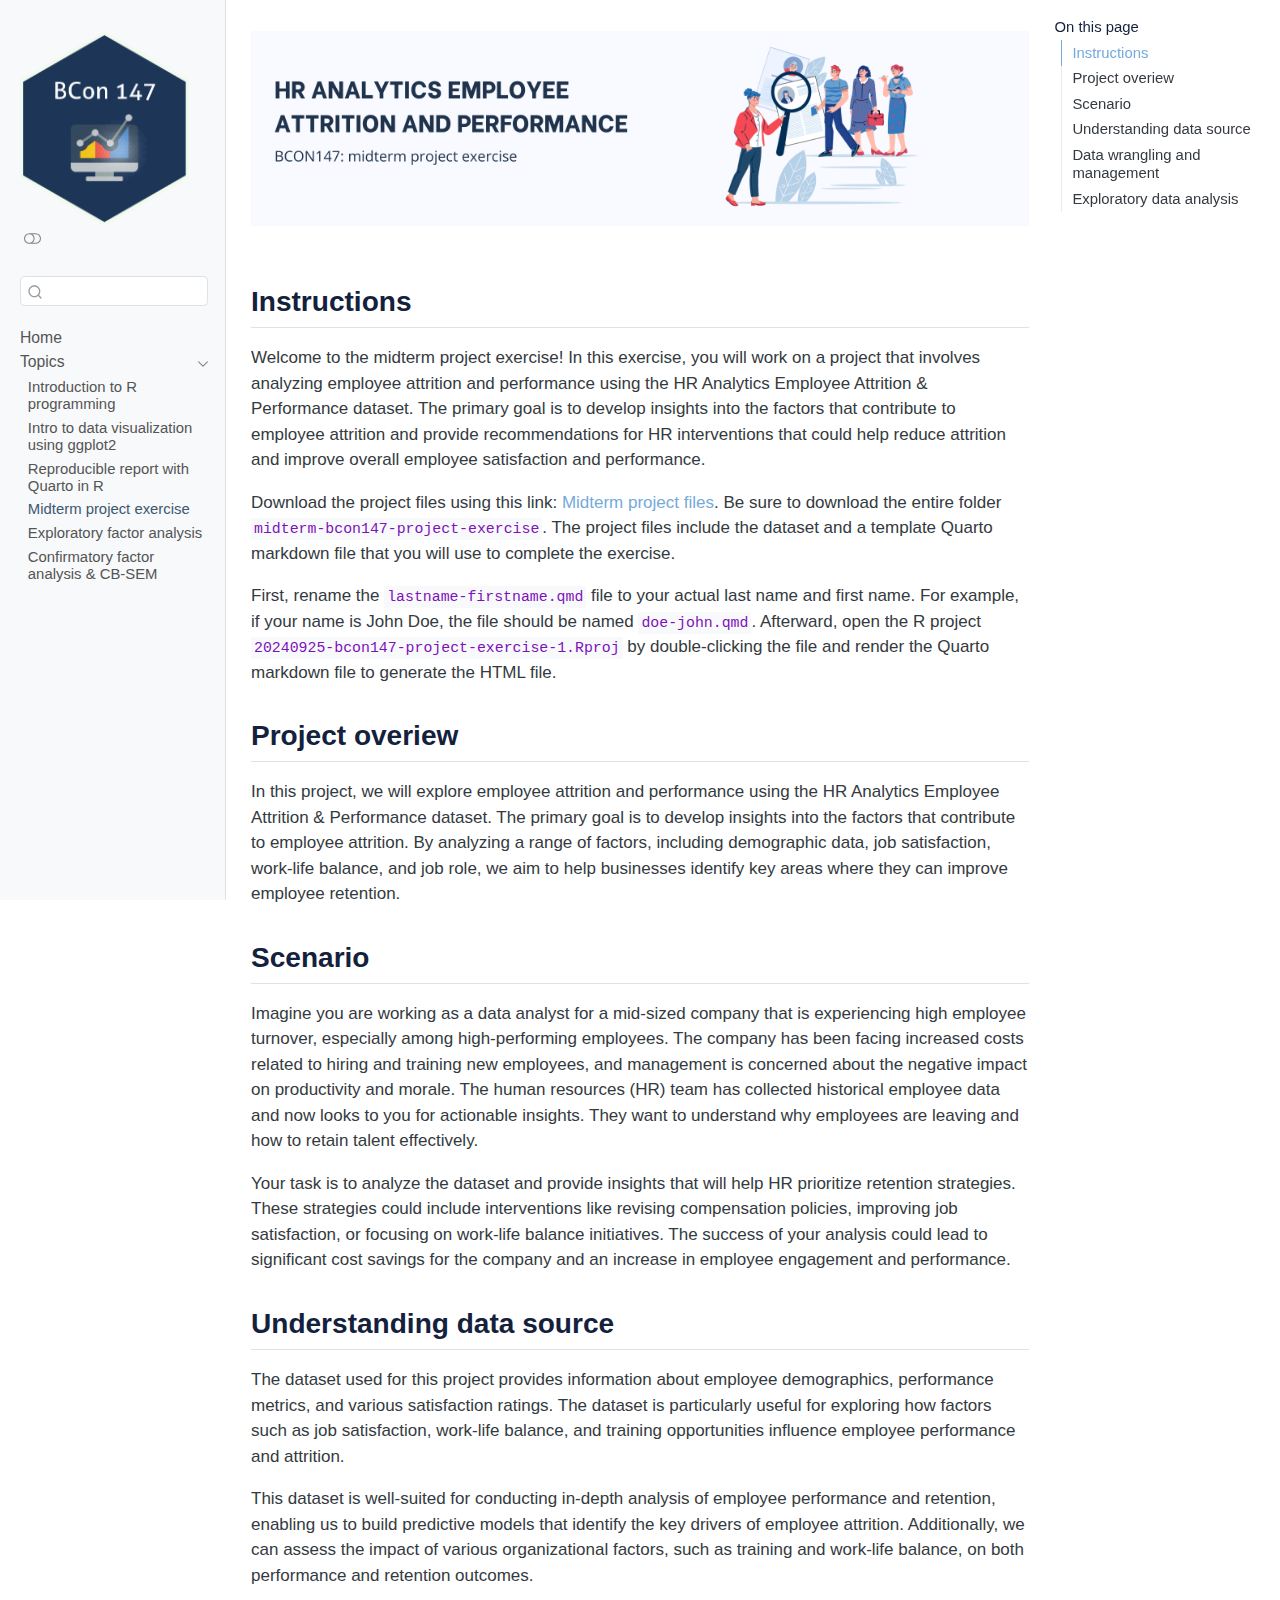
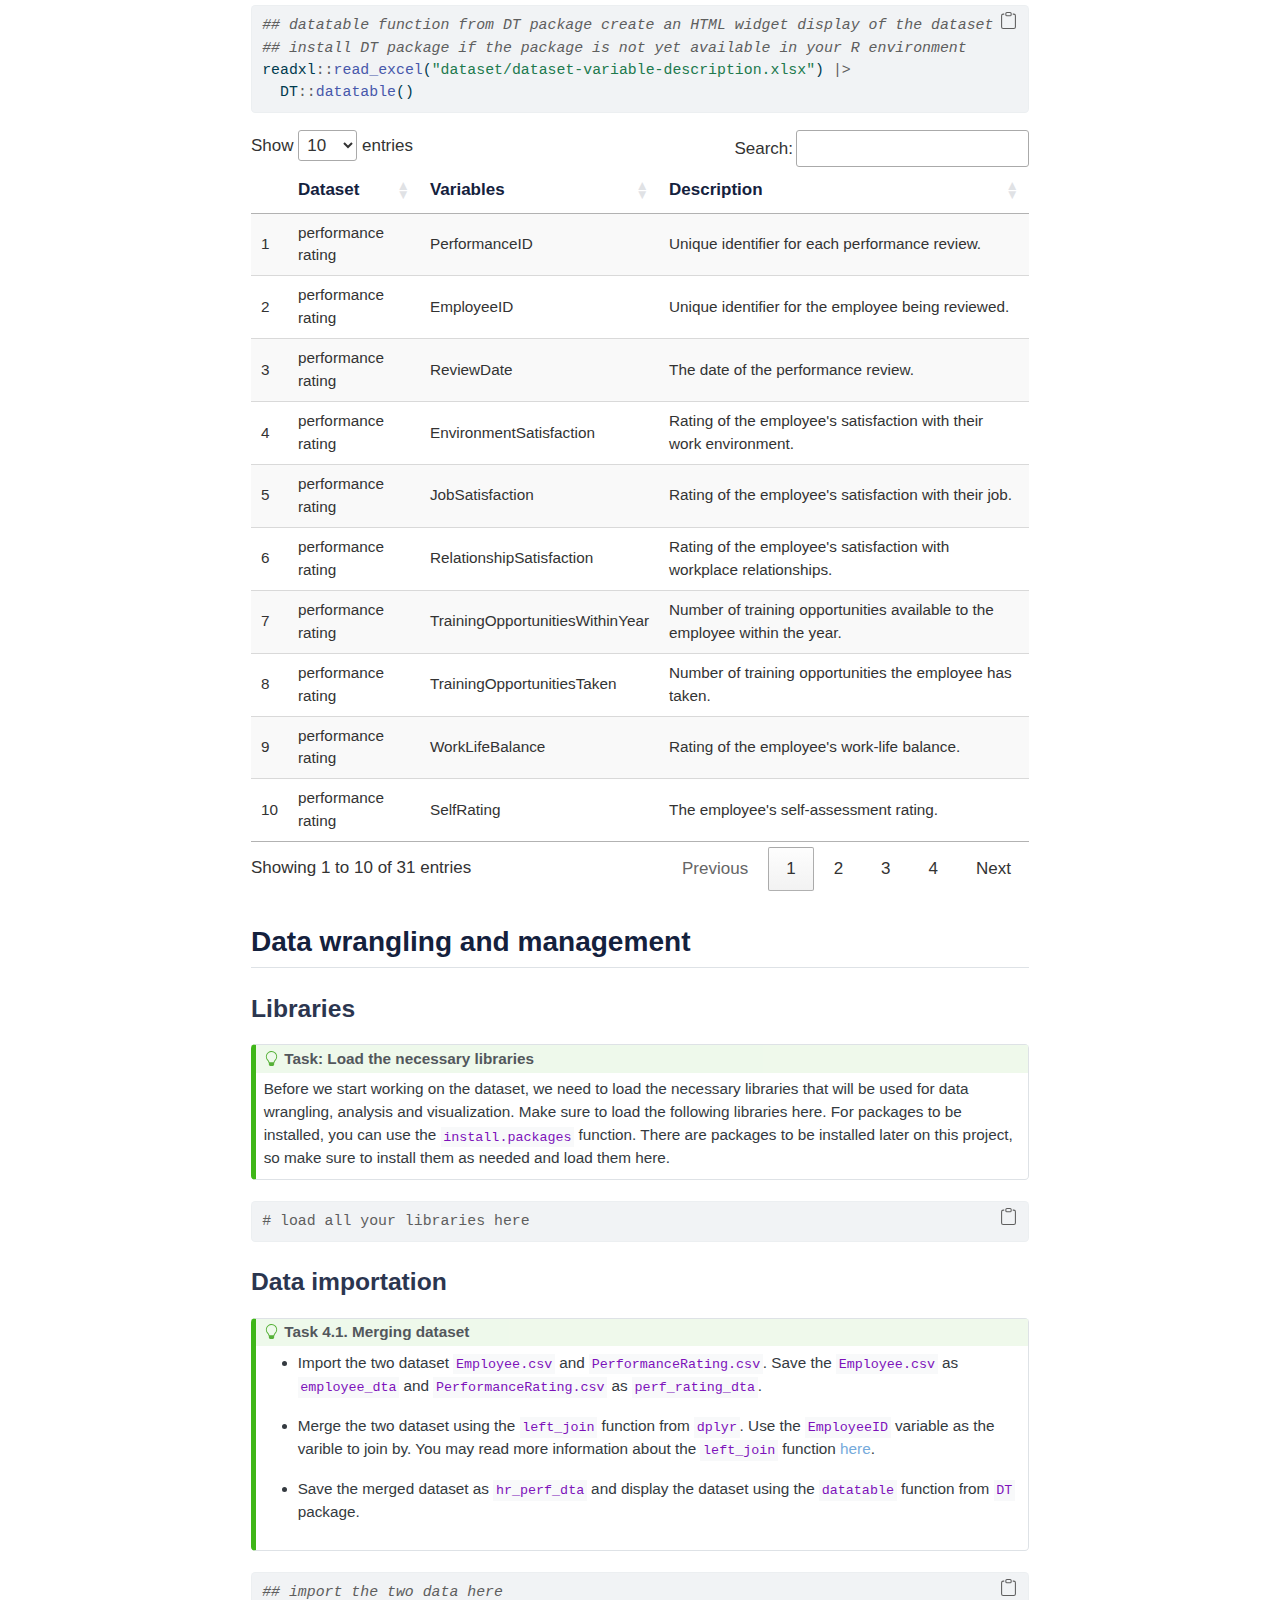
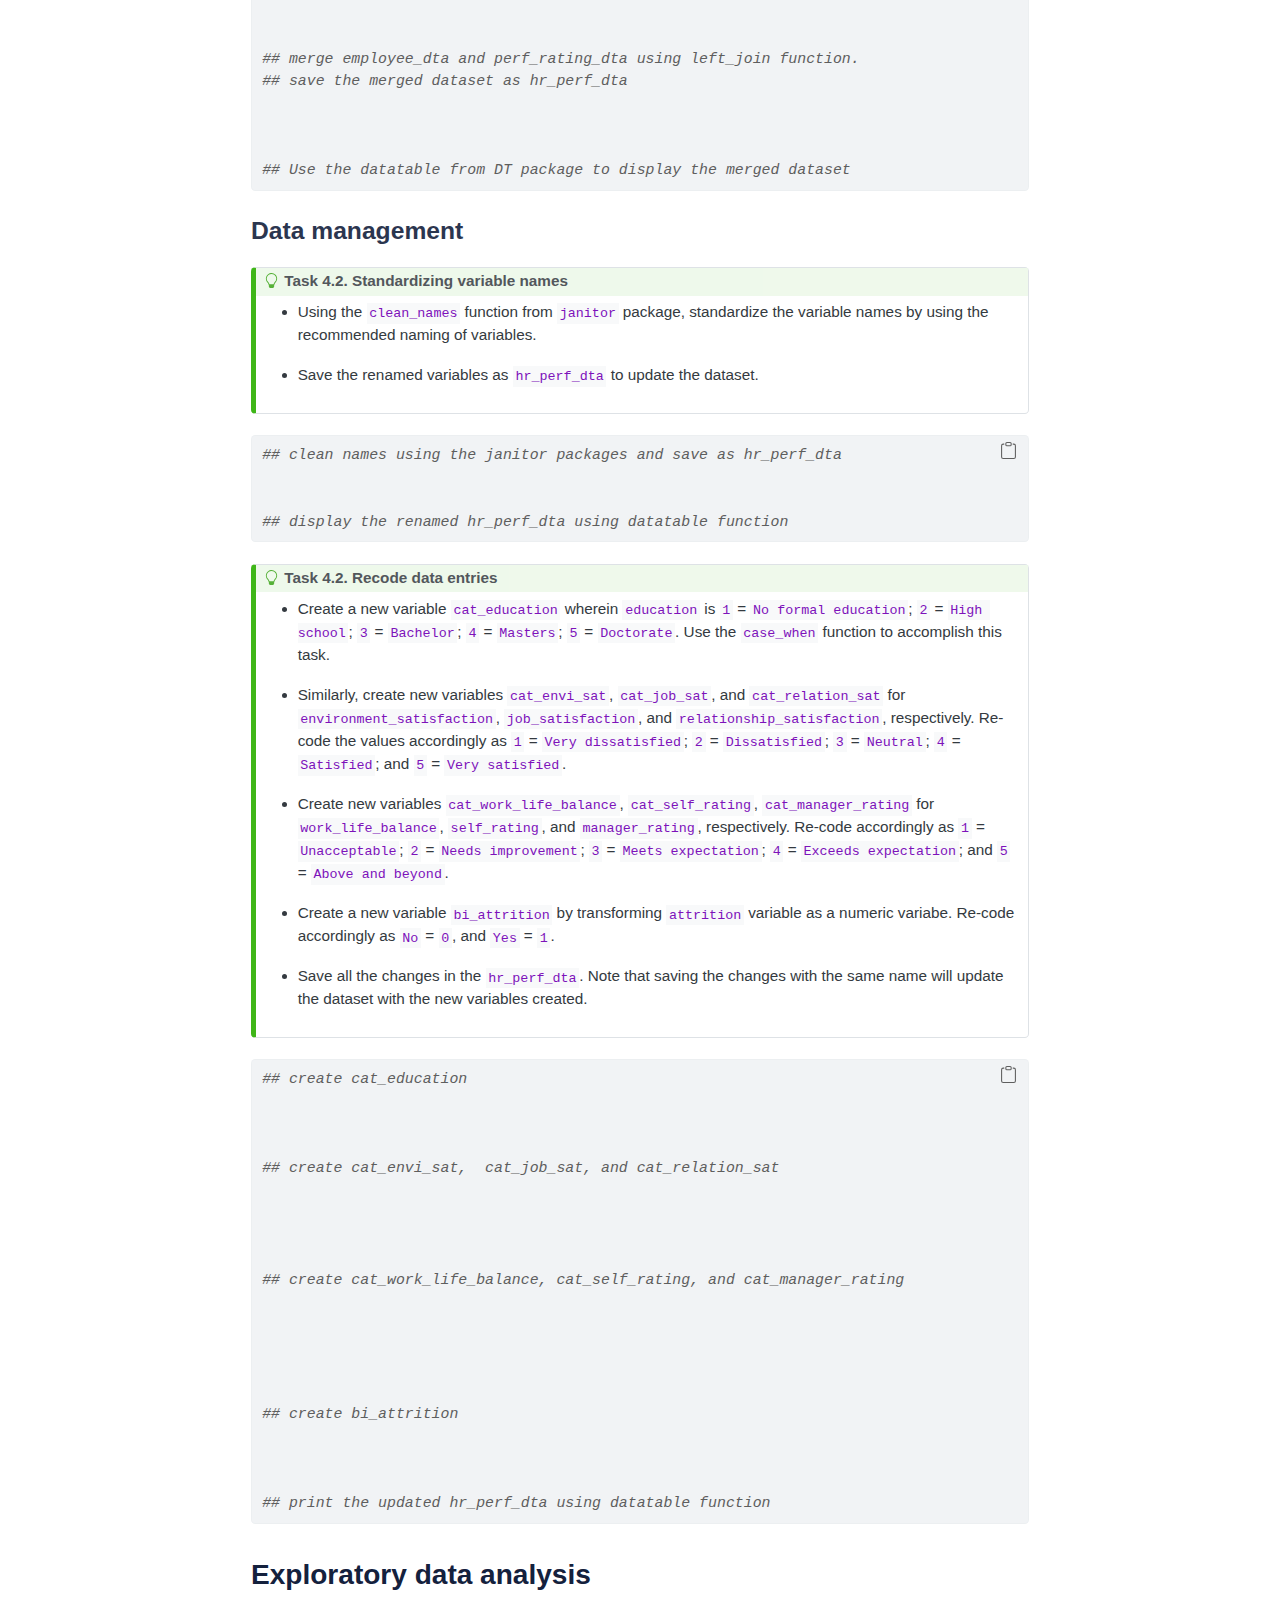
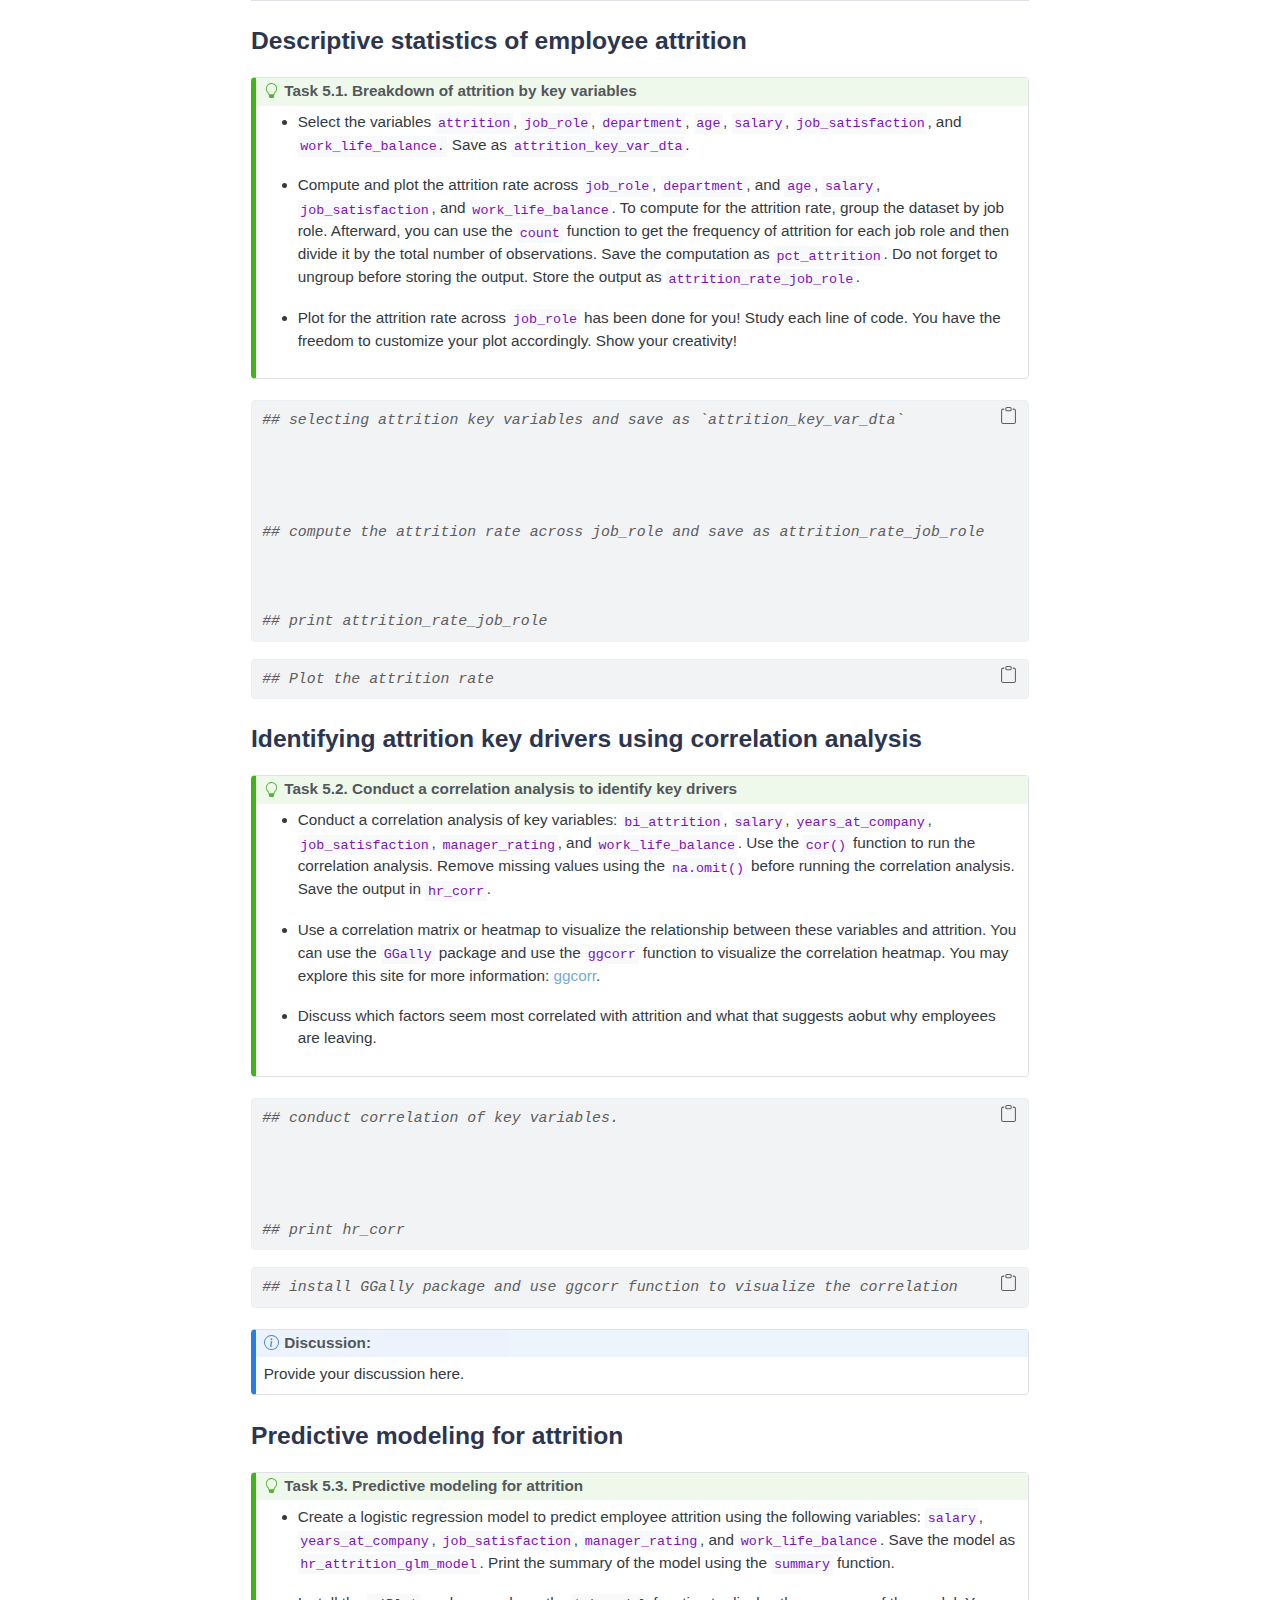
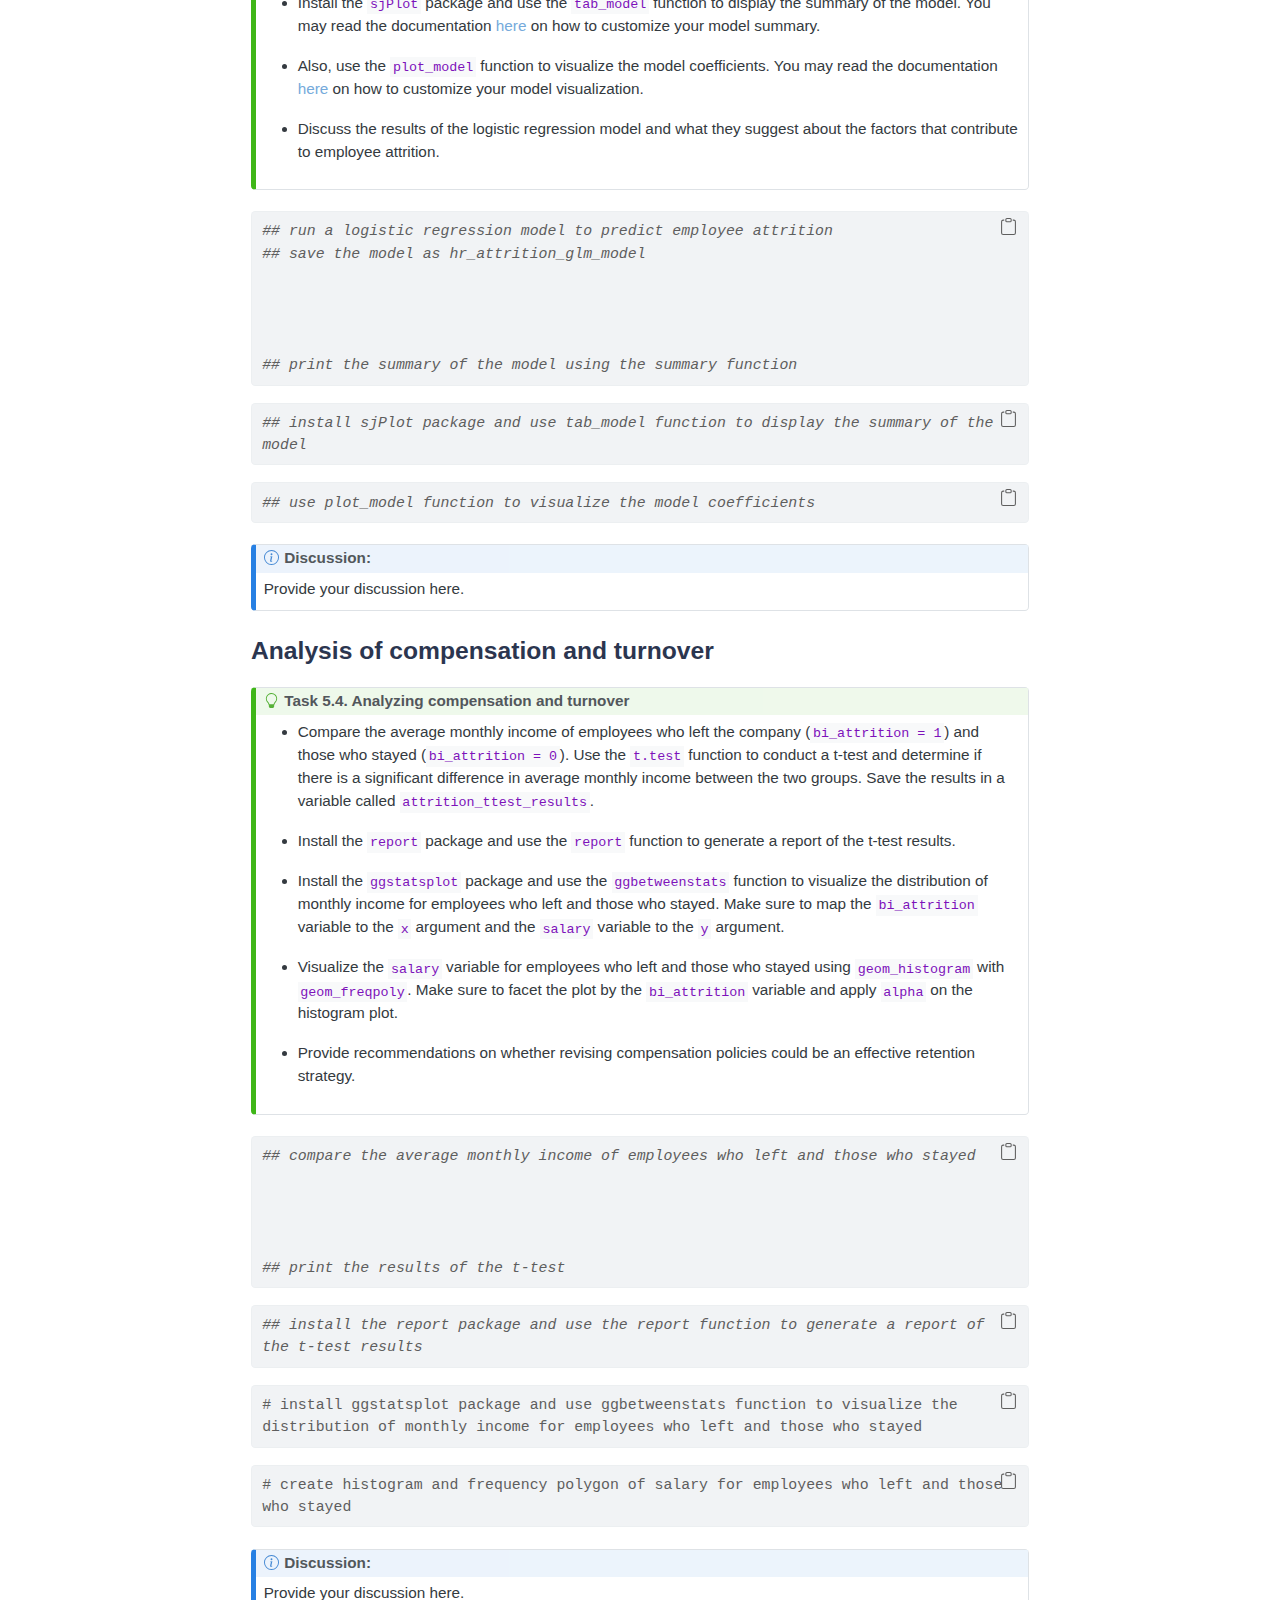
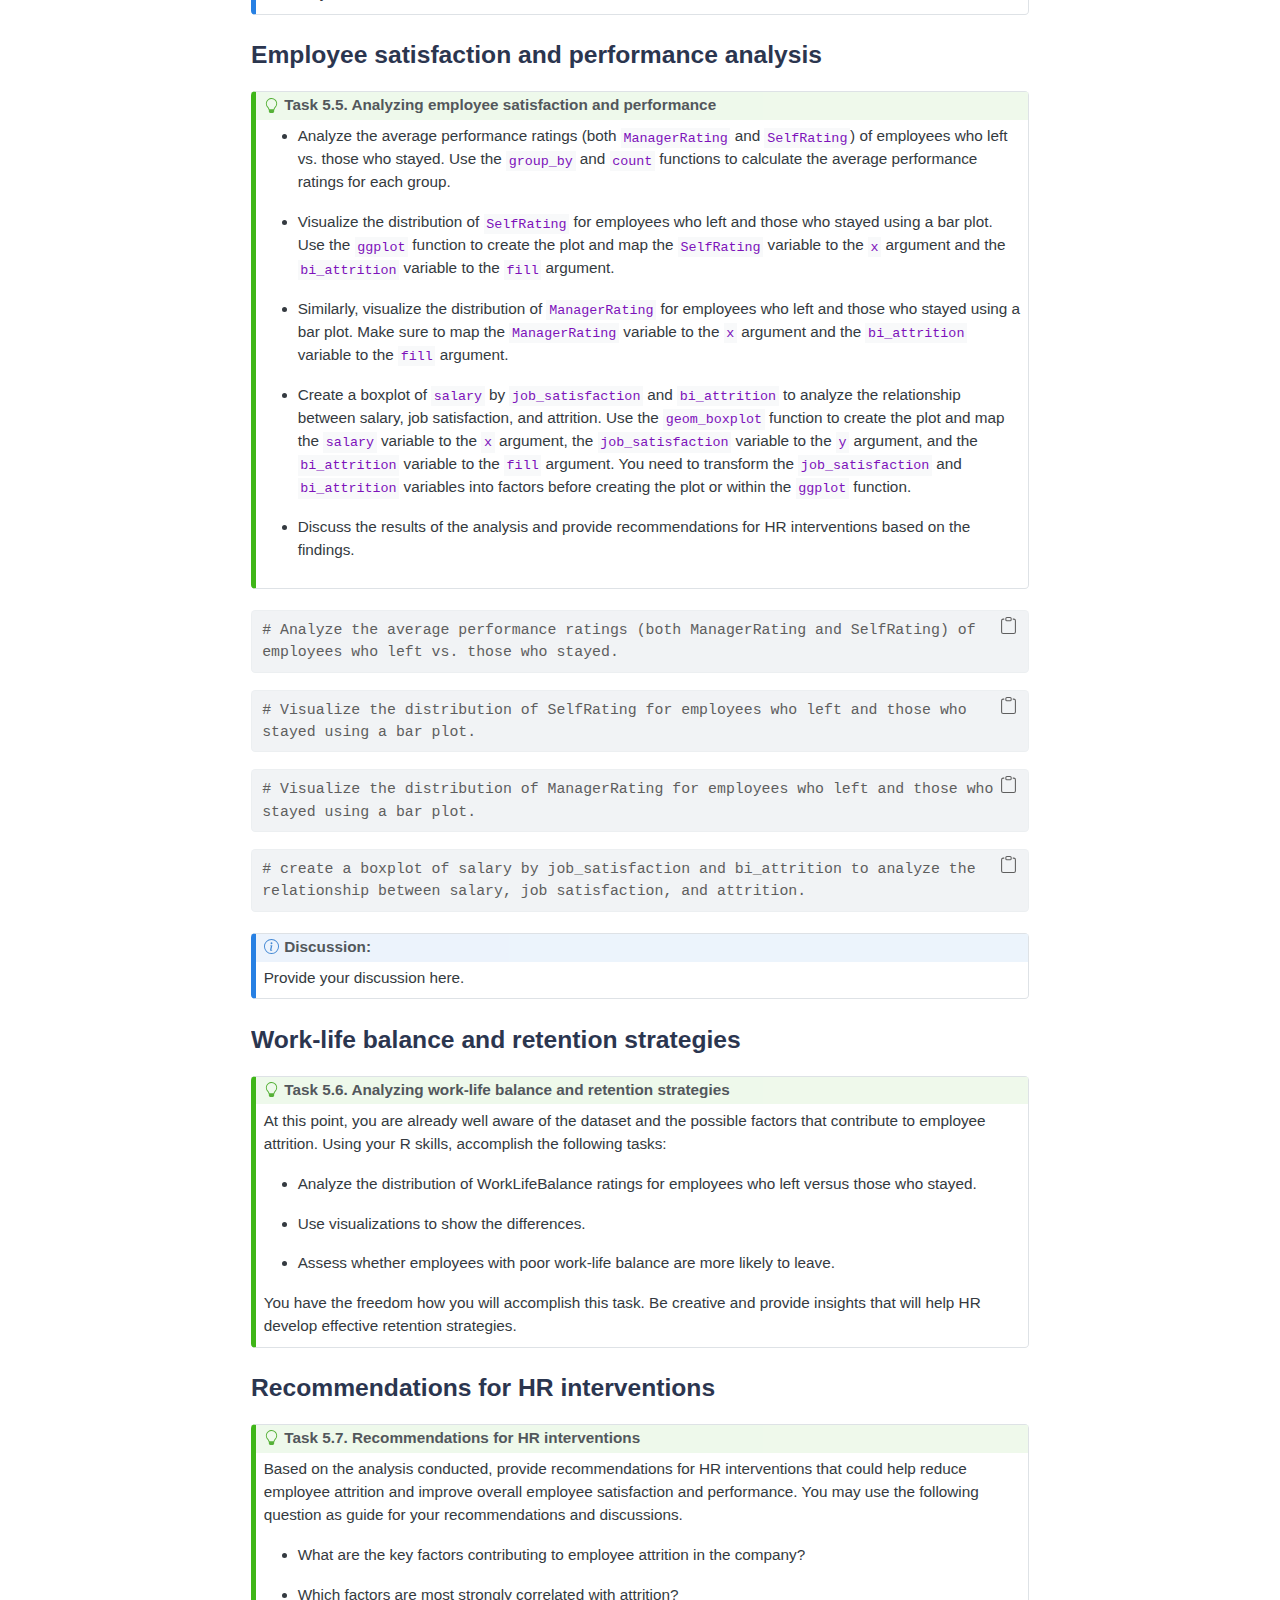
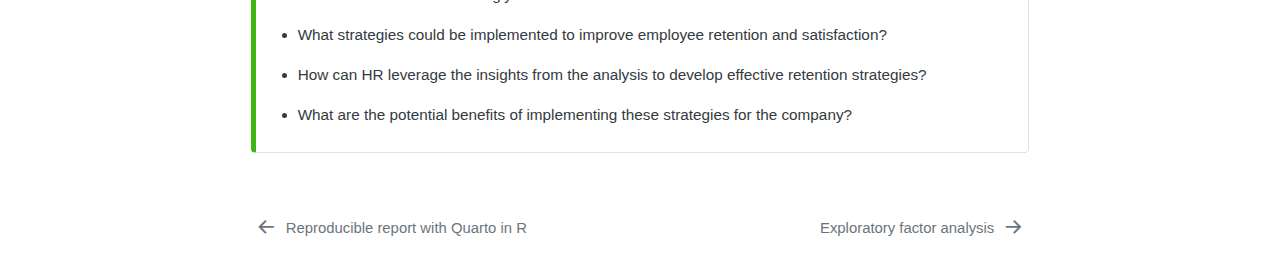
<file: docs/00-midterm-project.html>
<!DOCTYPE html>
<html xmlns="http://www.w3.org/1999/xhtml" lang="en" xml:lang="en"><head>

<meta charset="utf-8">
<meta name="generator" content="quarto-1.5.57">

<meta name="viewport" content="width=device-width, initial-scale=1.0, user-scalable=yes">


<title>midterm-project – Bcon 147</title>
<style>
code{white-space: pre-wrap;}
span.smallcaps{font-variant: small-caps;}
div.columns{display: flex; gap: min(4vw, 1.5em);}
div.column{flex: auto; overflow-x: auto;}
div.hanging-indent{margin-left: 1.5em; text-indent: -1.5em;}
ul.task-list{list-style: none;}
ul.task-list li input[type="checkbox"] {
  width: 0.8em;
  margin: 0 0.8em 0.2em -1em; /* quarto-specific, see https://github.com/quarto-dev/quarto-cli/issues/4556 */ 
  vertical-align: middle;
}
/* CSS for syntax highlighting */
pre > code.sourceCode { white-space: pre; position: relative; }
pre > code.sourceCode > span { line-height: 1.25; }
pre > code.sourceCode > span:empty { height: 1.2em; }
.sourceCode { overflow: visible; }
code.sourceCode > span { color: inherit; text-decoration: inherit; }
div.sourceCode { margin: 1em 0; }
pre.sourceCode { margin: 0; }
@media screen {
div.sourceCode { overflow: auto; }
}
@media print {
pre > code.sourceCode { white-space: pre-wrap; }
pre > code.sourceCode > span { display: inline-block; text-indent: -5em; padding-left: 5em; }
}
pre.numberSource code
  { counter-reset: source-line 0; }
pre.numberSource code > span
  { position: relative; left: -4em; counter-increment: source-line; }
pre.numberSource code > span > a:first-child::before
  { content: counter(source-line);
    position: relative; left: -1em; text-align: right; vertical-align: baseline;
    border: none; display: inline-block;
    -webkit-touch-callout: none; -webkit-user-select: none;
    -khtml-user-select: none; -moz-user-select: none;
    -ms-user-select: none; user-select: none;
    padding: 0 4px; width: 4em;
  }
pre.numberSource { margin-left: 3em;  padding-left: 4px; }
div.sourceCode
  {   }
@media screen {
pre > code.sourceCode > span > a:first-child::before { text-decoration: underline; }
}
</style>


<script src="site_libs/quarto-nav/quarto-nav.js"></script>
<script src="site_libs/clipboard/clipboard.min.js"></script>
<script src="site_libs/quarto-search/autocomplete.umd.js"></script>
<script src="site_libs/quarto-search/fuse.min.js"></script>
<script src="site_libs/quarto-search/quarto-search.js"></script>
<meta name="quarto:offset" content="./">
<link href="./00-efa.html" rel="next">
<link href="./00-m0-reproducible-quarto.html" rel="prev">
<link href="./plot/Bcon147-hex-logo.png" rel="icon" type="image/png">
<script src="site_libs/quarto-html/quarto.js"></script>
<script src="site_libs/quarto-html/popper.min.js"></script>
<script src="site_libs/quarto-html/tippy.umd.min.js"></script>
<script src="site_libs/quarto-html/anchor.min.js"></script>
<link href="site_libs/quarto-html/tippy.css" rel="stylesheet">
<link href="site_libs/quarto-html/quarto-syntax-highlighting.css" rel="stylesheet" class="quarto-color-scheme" id="quarto-text-highlighting-styles">
<link href="site_libs/quarto-html/quarto-syntax-highlighting-dark.css" rel="prefetch" class="quarto-color-scheme quarto-color-alternate" id="quarto-text-highlighting-styles">
<script src="site_libs/bootstrap/bootstrap.min.js"></script>
<link href="site_libs/bootstrap/bootstrap-icons.css" rel="stylesheet">
<link href="site_libs/bootstrap/bootstrap.min.css" rel="stylesheet" class="quarto-color-scheme" id="quarto-bootstrap" data-mode="light">
<link href="site_libs/bootstrap/bootstrap-dark.min.css" rel="prefetch" class="quarto-color-scheme quarto-color-alternate" id="quarto-bootstrap" data-mode="dark">
<script id="quarto-search-options" type="application/json">{
  "location": "sidebar",
  "copy-button": false,
  "collapse-after": 3,
  "panel-placement": "start",
  "type": "textbox",
  "limit": 50,
  "keyboard-shortcut": [
    "f",
    "/",
    "s"
  ],
  "show-item-context": false,
  "language": {
    "search-no-results-text": "No results",
    "search-matching-documents-text": "matching documents",
    "search-copy-link-title": "Copy link to search",
    "search-hide-matches-text": "Hide additional matches",
    "search-more-match-text": "more match in this document",
    "search-more-matches-text": "more matches in this document",
    "search-clear-button-title": "Clear",
    "search-text-placeholder": "",
    "search-detached-cancel-button-title": "Cancel",
    "search-submit-button-title": "Submit",
    "search-label": "Search"
  }
}</script>
<link href="site_libs/htmltools-fill-0.5.8.1/fill.css" rel="stylesheet">

<script src="site_libs/htmlwidgets-1.6.4/htmlwidgets.js"></script>

<link href="site_libs/datatables-css-0.0.0/datatables-crosstalk.css" rel="stylesheet">

<script src="site_libs/datatables-binding-0.33/datatables.js"></script>

<script src="site_libs/jquery-3.6.0/jquery-3.6.0.min.js"></script>

<link href="site_libs/dt-core-1.13.6/css/jquery.dataTables.min.css" rel="stylesheet">

<link href="site_libs/dt-core-1.13.6/css/jquery.dataTables.extra.css" rel="stylesheet">

<script src="site_libs/dt-core-1.13.6/js/jquery.dataTables.min.js"></script>

<link href="site_libs/crosstalk-1.2.1/css/crosstalk.min.css" rel="stylesheet">

<script src="site_libs/crosstalk-1.2.1/js/crosstalk.min.js"></script>



</head>

<body class="nav-sidebar docked">

<div id="quarto-search-results"></div>
  <header id="quarto-header" class="headroom fixed-top">
  <nav class="quarto-secondary-nav">
    <div class="container-fluid d-flex">
      <button type="button" class="quarto-btn-toggle btn" data-bs-toggle="collapse" role="button" data-bs-target=".quarto-sidebar-collapse-item" aria-controls="quarto-sidebar" aria-expanded="false" aria-label="Toggle sidebar navigation" onclick="if (window.quartoToggleHeadroom) { window.quartoToggleHeadroom(); }">
        <i class="bi bi-layout-text-sidebar-reverse"></i>
      </button>
        <nav class="quarto-page-breadcrumbs" aria-label="breadcrumb"><ol class="breadcrumb"><li class="breadcrumb-item"><a href="./00-m0-intro-r.html">Topics</a></li><li class="breadcrumb-item"><a href="./00-midterm-project.html">Midterm project exercise</a></li></ol></nav>
        <a class="flex-grow-1" role="navigation" data-bs-toggle="collapse" data-bs-target=".quarto-sidebar-collapse-item" aria-controls="quarto-sidebar" aria-expanded="false" aria-label="Toggle sidebar navigation" onclick="if (window.quartoToggleHeadroom) { window.quartoToggleHeadroom(); }">      
        </a>
      <button type="button" class="btn quarto-search-button" aria-label="Search" onclick="window.quartoOpenSearch();">
        <i class="bi bi-search"></i>
      </button>
    </div>
  </nav>
</header>
<!-- content -->
<div id="quarto-content" class="quarto-container page-columns page-rows-contents page-layout-article">
<!-- sidebar -->
  <nav id="quarto-sidebar" class="sidebar collapse collapse-horizontal quarto-sidebar-collapse-item sidebar-navigation docked overflow-auto">
    <div class="pt-lg-2 mt-2 text-left sidebar-header">
      <a href="./index.html" class="sidebar-logo-link">
      <img src="./plot/Bcon147-hex-logo.png" alt="" class="sidebar-logo py-0 d-lg-inline d-none">
      </a>
      <div class="sidebar-tools-main">
  <a href="" class="quarto-color-scheme-toggle quarto-navigation-tool  px-1" onclick="window.quartoToggleColorScheme(); return false;" title="Toggle dark mode"><i class="bi"></i></a>
</div>
      </div>
        <div class="mt-2 flex-shrink-0 align-items-center">
        <div class="sidebar-search">
        <div id="quarto-search" class="" title="Search"></div>
        </div>
        </div>
    <div class="sidebar-menu-container"> 
    <ul class="list-unstyled mt-1">
        <li class="sidebar-item">
  <div class="sidebar-item-container"> 
  <a href="./index.html" class="sidebar-item-text sidebar-link">
 <span class="menu-text">Home</span></a>
  </div>
</li>
        <li class="sidebar-item sidebar-item-section">
      <div class="sidebar-item-container"> 
            <a class="sidebar-item-text sidebar-link text-start" data-bs-toggle="collapse" data-bs-target="#quarto-sidebar-section-1" role="navigation" aria-expanded="true">
 <span class="menu-text">Topics</span></a>
          <a class="sidebar-item-toggle text-start" data-bs-toggle="collapse" data-bs-target="#quarto-sidebar-section-1" role="navigation" aria-expanded="true" aria-label="Toggle section">
            <i class="bi bi-chevron-right ms-2"></i>
          </a> 
      </div>
      <ul id="quarto-sidebar-section-1" class="collapse list-unstyled sidebar-section depth1 show">  
          <li class="sidebar-item">
  <div class="sidebar-item-container"> 
  <a href="./00-m0-intro-r.html" class="sidebar-item-text sidebar-link">
 <span class="menu-text">Introduction to R programming</span></a>
  </div>
</li>
          <li class="sidebar-item">
  <div class="sidebar-item-container"> 
  <a href="./00-m0-intro-data-viz-ggplot.html" class="sidebar-item-text sidebar-link">
 <span class="menu-text">Intro to data visualization using ggplot2</span></a>
  </div>
</li>
          <li class="sidebar-item">
  <div class="sidebar-item-container"> 
  <a href="./00-m0-reproducible-quarto.html" class="sidebar-item-text sidebar-link">
 <span class="menu-text">Reproducible report with Quarto in R</span></a>
  </div>
</li>
          <li class="sidebar-item">
  <div class="sidebar-item-container"> 
  <a href="./00-midterm-project.html" class="sidebar-item-text sidebar-link active">
 <span class="menu-text">Midterm project exercise</span></a>
  </div>
</li>
          <li class="sidebar-item">
  <div class="sidebar-item-container"> 
  <a href="./00-efa.html" class="sidebar-item-text sidebar-link">
 <span class="menu-text">Exploratory factor analysis</span></a>
  </div>
</li>
          <li class="sidebar-item">
  <div class="sidebar-item-container"> 
  <a href="./00-cfa-cb-sem.html" class="sidebar-item-text sidebar-link">
 <span class="menu-text">Confirmatory factor analysis &amp; CB-SEM</span></a>
  </div>
</li>
      </ul>
  </li>
    </ul>
    </div>
</nav>
<div id="quarto-sidebar-glass" class="quarto-sidebar-collapse-item" data-bs-toggle="collapse" data-bs-target=".quarto-sidebar-collapse-item"></div>
<!-- margin-sidebar -->
    <div id="quarto-margin-sidebar" class="sidebar margin-sidebar">
        <nav id="TOC" role="doc-toc" class="toc-active">
    <h2 id="toc-title">On this page</h2>
   
  <ul>
  <li><a href="#instructions" id="toc-instructions" class="nav-link active" data-scroll-target="#instructions">Instructions</a></li>
  <li><a href="#project-overiew" id="toc-project-overiew" class="nav-link" data-scroll-target="#project-overiew">Project overiew</a></li>
  <li><a href="#scenario" id="toc-scenario" class="nav-link" data-scroll-target="#scenario">Scenario</a></li>
  <li><a href="#understanding-data-source" id="toc-understanding-data-source" class="nav-link" data-scroll-target="#understanding-data-source">Understanding data source</a></li>
  <li><a href="#data-wrangling-and-management" id="toc-data-wrangling-and-management" class="nav-link" data-scroll-target="#data-wrangling-and-management">Data wrangling and management</a>
  <ul class="collapse">
  <li><a href="#data-importation" id="toc-data-importation" class="nav-link" data-scroll-target="#data-importation">Data importation</a></li>
  <li><a href="#data-management" id="toc-data-management" class="nav-link" data-scroll-target="#data-management">Data management</a></li>
  </ul></li>
  <li><a href="#exploratory-data-analysis" id="toc-exploratory-data-analysis" class="nav-link" data-scroll-target="#exploratory-data-analysis">Exploratory data analysis</a>
  <ul class="collapse">
  <li><a href="#descriptive-statistics-of-employee-attrition" id="toc-descriptive-statistics-of-employee-attrition" class="nav-link" data-scroll-target="#descriptive-statistics-of-employee-attrition">Descriptive statistics of employee attrition</a></li>
  <li><a href="#identifying-attrition-key-drivers-using-correlation-analysis" id="toc-identifying-attrition-key-drivers-using-correlation-analysis" class="nav-link" data-scroll-target="#identifying-attrition-key-drivers-using-correlation-analysis">Identifying attrition key drivers using correlation analysis</a></li>
  <li><a href="#predictive-modeling-for-attrition" id="toc-predictive-modeling-for-attrition" class="nav-link" data-scroll-target="#predictive-modeling-for-attrition">Predictive modeling for attrition</a></li>
  <li><a href="#analysis-of-compensation-and-turnover" id="toc-analysis-of-compensation-and-turnover" class="nav-link" data-scroll-target="#analysis-of-compensation-and-turnover">Analysis of compensation and turnover</a></li>
  <li><a href="#employee-satisfaction-and-performance-analysis" id="toc-employee-satisfaction-and-performance-analysis" class="nav-link" data-scroll-target="#employee-satisfaction-and-performance-analysis">Employee satisfaction and performance analysis</a></li>
  <li><a href="#work-life-balance-and-retention-strategies" id="toc-work-life-balance-and-retention-strategies" class="nav-link" data-scroll-target="#work-life-balance-and-retention-strategies">Work-life balance and retention strategies</a></li>
  <li><a href="#recommendations-for-hr-interventions" id="toc-recommendations-for-hr-interventions" class="nav-link" data-scroll-target="#recommendations-for-hr-interventions">Recommendations for HR interventions</a></li>
  </ul></li>
  </ul>
</nav>
    </div>
<!-- main -->
<main class="content" id="quarto-document-content">




<p><img src="plot/hr-analytics.png" class="img-fluid"></p>
<p><br></p>
<section id="instructions" class="level2">
<h2 class="anchored" data-anchor-id="instructions">Instructions</h2>
<p>Welcome to the midterm project exercise! In this exercise, you will work on a project that involves analyzing employee attrition and performance using the HR Analytics Employee Attrition &amp; Performance dataset. The primary goal is to develop insights into the factors that contribute to employee attrition and provide recommendations for HR interventions that could help reduce attrition and improve overall employee satisfaction and performance.</p>
<p>Download the project files using this link: <a href="https://drive.google.com/drive/folders/1YlmKDHPegMTw8tqFTQS9XSBZ0P7DP4g3?usp=sharing">Midterm project files</a>. Be sure to download the entire folder <code>midterm-bcon147-project-exercise</code>. The project files include the dataset and a template Quarto markdown file that you will use to complete the exercise.</p>
<p>First, rename the <code>lastname-firstname.qmd</code> file to your actual last name and first name. For example, if your name is John Doe, the file should be named <code>doe-john.qmd</code>. Afterward, open the R project <code>20240925-bcon147-project-exercise-1.Rproj</code> by double-clicking the file and render the Quarto markdown file to generate the HTML file.</p>
</section>
<section id="project-overiew" class="level2">
<h2 class="anchored" data-anchor-id="project-overiew">Project overiew</h2>
<p>In this project, we will explore employee attrition and performance using the HR Analytics Employee Attrition &amp; Performance dataset. The primary goal is to develop insights into the factors that contribute to employee attrition. By analyzing a range of factors, including demographic data, job satisfaction, work-life balance, and job role, we aim to help businesses identify key areas where they can improve employee retention.</p>
</section>
<section id="scenario" class="level2">
<h2 class="anchored" data-anchor-id="scenario">Scenario</h2>
<p>Imagine you are working as a data analyst for a mid-sized company that is experiencing high employee turnover, especially among high-performing employees. The company has been facing increased costs related to hiring and training new employees, and management is concerned about the negative impact on productivity and morale. The human resources (HR) team has collected historical employee data and now looks to you for actionable insights. They want to understand why employees are leaving and how to retain talent effectively.</p>
<p>Your task is to analyze the dataset and provide insights that will help HR prioritize retention strategies. These strategies could include interventions like revising compensation policies, improving job satisfaction, or focusing on work-life balance initiatives. The success of your analysis could lead to significant cost savings for the company and an increase in employee engagement and performance.</p>
</section>
<section id="understanding-data-source" class="level2">
<h2 class="anchored" data-anchor-id="understanding-data-source">Understanding data source</h2>
<p>The dataset used for this project provides information about employee demographics, performance metrics, and various satisfaction ratings. The dataset is particularly useful for exploring how factors such as job satisfaction, work-life balance, and training opportunities influence employee performance and attrition.</p>
<p>This dataset is well-suited for conducting in-depth analysis of employee performance and retention, enabling us to build predictive models that identify the key drivers of employee attrition. Additionally, we can assess the impact of various organizational factors, such as training and work-life balance, on both performance and retention outcomes.</p>
<div class="cell">
<div class="sourceCode cell-code" id="cb1"><pre class="sourceCode r code-with-copy"><code class="sourceCode r"><span id="cb1-1"><a href="#cb1-1" aria-hidden="true" tabindex="-1"></a><span class="do">## datatable function from DT package create an HTML widget display of the dataset</span></span>
<span id="cb1-2"><a href="#cb1-2" aria-hidden="true" tabindex="-1"></a><span class="do">## install DT package if the package is not yet available in your R environment</span></span>
<span id="cb1-3"><a href="#cb1-3" aria-hidden="true" tabindex="-1"></a>readxl<span class="sc">::</span><span class="fu">read_excel</span>(<span class="st">"dataset/dataset-variable-description.xlsx"</span>) <span class="sc">|&gt;</span> </span>
<span id="cb1-4"><a href="#cb1-4" aria-hidden="true" tabindex="-1"></a>  DT<span class="sc">::</span><span class="fu">datatable</span>()</span></code><button title="Copy to Clipboard" class="code-copy-button"><i class="bi"></i></button></pre></div>
<div class="cell-output-display">
<div class="datatables html-widget html-fill-item" id="htmlwidget-555f392dec3b13f907ca" style="width:100%;height:auto;"></div>
<script type="application/json" data-for="htmlwidget-555f392dec3b13f907ca">{"x":{"filter":"none","vertical":false,"data":[["1","2","3","4","5","6","7","8","9","10","11","12","13","14","15","16","17","18","19","20","21","22","23","24","25","26","27","28","29","30","31"],["performance rating","performance rating","performance rating","performance rating","performance rating","performance rating","performance rating","performance rating","performance rating","performance rating","performance rating","employee","employee","employee","employee","employee","employee","employee","employee","employee","employee","employee","employee","employee","employee","employee","employee","employee","employee","employee","employee"],["PerformanceID","EmployeeID","ReviewDate","EnvironmentSatisfaction","JobSatisfaction","RelationshipSatisfaction","TrainingOpportunitiesWithinYear","TrainingOpportunitiesTaken","WorkLifeBalance","SelfRating","ManagerRating","EmployeeID","FirstName","LastName","Gender","Age","BusinessTravel","Department","DistanceFromHome (KM)","State","Ethnicity","MaritalStatus","Salary","StockOptionLevel","OverTime","HireDate","Attrition","YearsAtCompany","YearsInMostRecentRole","YearsSinceLastPromotion","YearsWithCurrManager"],["Unique identifier for each performance review.","Unique identifier for the employee being reviewed.","The date of the performance review.","Rating of the employee's satisfaction with their work environment.","Rating of the employee's satisfaction with their job.","Rating of the employee's satisfaction with workplace relationships.","Number of training opportunities available to the employee within the year.","Number of training opportunities the employee has taken.","Rating of the employee's work-life balance.","The employee's self-assessment rating.","The manager's rating of the employee's performance.","Unique identifier for each employee.","The first name of the employee.","The last name of the employee.","The gender of the employee.","The age of the employee.","The frequency of business travel for the employee.","The department in which the employee works.","The distance between the employee's home and workplace in kilometers.","The state in which the employee resides.","The ethnicity of the employee.","The marital status of the employee.","The annual salary of the employee.","The level of stock options granted to the employee.","Whether the employee works overtime (Yes/No).","The date the employee was hired.","Whether the employee has left the company (Yes/No).","The number of years the employee has been with the company.","The number of years the employee has been in their most recent role.","The number of years since the employee's last promotion.","The number of years the employee has worked with their current manager."]],"container":"<table class=\"display\">\n  <thead>\n    <tr>\n      <th> <\/th>\n      <th>Dataset<\/th>\n      <th>Variables<\/th>\n      <th>Description<\/th>\n    <\/tr>\n  <\/thead>\n<\/table>","options":{"columnDefs":[{"orderable":false,"targets":0},{"name":" ","targets":0},{"name":"Dataset","targets":1},{"name":"Variables","targets":2},{"name":"Description","targets":3}],"order":[],"autoWidth":false,"orderClasses":false}},"evals":[],"jsHooks":[]}</script>
</div>
</div>
</section>
<section id="data-wrangling-and-management" class="level2">
<h2 class="anchored" data-anchor-id="data-wrangling-and-management">Data wrangling and management</h2>
<section id="libraries" class="level3 unnumbered unlisted">
<h3 class="unnumbered unlisted anchored" data-anchor-id="libraries">Libraries</h3>
<div class="callout callout-style-default callout-tip callout-titled">
<div class="callout-header d-flex align-content-center">
<div class="callout-icon-container">
<i class="callout-icon"></i>
</div>
<div class="callout-title-container flex-fill">
Task: Load the necessary libraries
</div>
</div>
<div class="callout-body-container callout-body">
<p>Before we start working on the dataset, we need to load the necessary libraries that will be used for data wrangling, analysis and visualization. Make sure to load the following libraries here. For packages to be installed, you can use the <code>install.packages</code> function. There are packages to be installed later on this project, so make sure to install them as needed and load them here.</p>
</div>
</div>
<div class="cell">
<div class="sourceCode cell-code" id="cb2"><pre class="sourceCode r code-with-copy"><code class="sourceCode r"><span id="cb2-1"><a href="#cb2-1" aria-hidden="true" tabindex="-1"></a><span class="co"># load all your libraries here</span></span></code><button title="Copy to Clipboard" class="code-copy-button"><i class="bi"></i></button></pre></div>
</div>
</section>
<section id="data-importation" class="level3">
<h3 class="anchored" data-anchor-id="data-importation">Data importation</h3>
<div class="callout callout-style-default callout-tip callout-titled">
<div class="callout-header d-flex align-content-center">
<div class="callout-icon-container">
<i class="callout-icon"></i>
</div>
<div class="callout-title-container flex-fill">
Task 4.1. Merging dataset
</div>
</div>
<div class="callout-body-container callout-body">
<ul>
<li><p>Import the two dataset <code>Employee.csv</code> and <code>PerformanceRating.csv</code>. Save the <code>Employee.csv</code> as <code>employee_dta</code> and <code>PerformanceRating.csv</code> as <code>perf_rating_dta</code>.</p></li>
<li><p>Merge the two dataset using the <code>left_join</code> function from <code>dplyr</code>. Use the <code>EmployeeID</code> variable as the varible to join by. You may read more information about the <code>left_join</code> function <a href="https://dplyr.tidyverse.org/reference/mutate-joins.html">here</a>.</p></li>
<li><p>Save the merged dataset as <code>hr_perf_dta</code> and display the dataset using the <code>datatable</code> function from <code>DT</code> package.</p></li>
</ul>
</div>
</div>
<div class="cell">
<div class="sourceCode cell-code" id="cb3"><pre class="sourceCode r code-with-copy"><code class="sourceCode r"><span id="cb3-1"><a href="#cb3-1" aria-hidden="true" tabindex="-1"></a><span class="do">## import the two data here</span></span>
<span id="cb3-2"><a href="#cb3-2" aria-hidden="true" tabindex="-1"></a></span>
<span id="cb3-3"><a href="#cb3-3" aria-hidden="true" tabindex="-1"></a></span>
<span id="cb3-4"><a href="#cb3-4" aria-hidden="true" tabindex="-1"></a><span class="do">## merge employee_dta and perf_rating_dta using left_join function.</span></span>
<span id="cb3-5"><a href="#cb3-5" aria-hidden="true" tabindex="-1"></a><span class="do">## save the merged dataset as hr_perf_dta</span></span>
<span id="cb3-6"><a href="#cb3-6" aria-hidden="true" tabindex="-1"></a></span>
<span id="cb3-7"><a href="#cb3-7" aria-hidden="true" tabindex="-1"></a></span>
<span id="cb3-8"><a href="#cb3-8" aria-hidden="true" tabindex="-1"></a></span>
<span id="cb3-9"><a href="#cb3-9" aria-hidden="true" tabindex="-1"></a><span class="do">## Use the datatable from DT package to display the merged dataset</span></span></code><button title="Copy to Clipboard" class="code-copy-button"><i class="bi"></i></button></pre></div>
</div>
</section>
<section id="data-management" class="level3">
<h3 class="anchored" data-anchor-id="data-management">Data management</h3>
<div class="callout callout-style-default callout-tip callout-titled">
<div class="callout-header d-flex align-content-center">
<div class="callout-icon-container">
<i class="callout-icon"></i>
</div>
<div class="callout-title-container flex-fill">
Task 4.2. Standardizing variable names
</div>
</div>
<div class="callout-body-container callout-body">
<ul>
<li><p>Using the <code>clean_names</code> function from <code>janitor</code> package, standardize the variable names by using the recommended naming of variables.</p></li>
<li><p>Save the renamed variables as <code>hr_perf_dta</code> to update the dataset.</p></li>
</ul>
</div>
</div>
<div class="cell">
<div class="sourceCode cell-code" id="cb4"><pre class="sourceCode r code-with-copy"><code class="sourceCode r"><span id="cb4-1"><a href="#cb4-1" aria-hidden="true" tabindex="-1"></a><span class="do">## clean names using the janitor packages and save as hr_perf_dta</span></span>
<span id="cb4-2"><a href="#cb4-2" aria-hidden="true" tabindex="-1"></a></span>
<span id="cb4-3"><a href="#cb4-3" aria-hidden="true" tabindex="-1"></a></span>
<span id="cb4-4"><a href="#cb4-4" aria-hidden="true" tabindex="-1"></a><span class="do">## display the renamed hr_perf_dta using datatable function</span></span></code><button title="Copy to Clipboard" class="code-copy-button"><i class="bi"></i></button></pre></div>
</div>
<div class="callout callout-style-default callout-tip callout-titled">
<div class="callout-header d-flex align-content-center">
<div class="callout-icon-container">
<i class="callout-icon"></i>
</div>
<div class="callout-title-container flex-fill">
Task 4.2. Recode data entries
</div>
</div>
<div class="callout-body-container callout-body">
<ul>
<li><p>Create a new variable <code>cat_education</code> wherein <code>education</code> is <code>1</code> = <code>No formal education</code>; <code>2</code> = <code>High school</code>; <code>3</code> = <code>Bachelor</code>; <code>4</code> = <code>Masters</code>; <code>5</code> = <code>Doctorate</code>. Use the <code>case_when</code> function to accomplish this task.</p></li>
<li><p>Similarly, create new variables <code>cat_envi_sat</code>, <code>cat_job_sat</code>, and <code>cat_relation_sat</code> for <code>environment_satisfaction</code>, <code>job_satisfaction</code>, and <code>relationship_satisfaction</code>, respectively. Re-code the values accordingly as <code>1</code> = <code>Very dissatisfied</code>; <code>2</code> = <code>Dissatisfied</code>; <code>3</code> = <code>Neutral</code>; <code>4</code> = <code>Satisfied</code>; and <code>5</code> = <code>Very satisfied</code>.</p></li>
<li><p>Create new variables <code>cat_work_life_balance</code>, <code>cat_self_rating</code>, <code>cat_manager_rating</code> for <code>work_life_balance</code>, <code>self_rating</code>, and <code>manager_rating</code>, respectively. Re-code accordingly as <code>1</code> = <code>Unacceptable</code>; <code>2</code> = <code>Needs improvement</code>; <code>3</code> = <code>Meets expectation</code>; <code>4</code> = <code>Exceeds expectation</code>; and <code>5</code> = <code>Above and beyond</code>.</p></li>
<li><p>Create a new variable <code>bi_attrition</code> by transforming <code>attrition</code> variable as a numeric variabe. Re-code accordingly as <code>No</code> = <code>0</code>, and <code>Yes</code> = <code>1</code>.</p></li>
<li><p>Save all the changes in the <code>hr_perf_dta</code>. Note that saving the changes with the same name will update the dataset with the new variables created.</p></li>
</ul>
</div>
</div>
<div class="cell">
<div class="sourceCode cell-code" id="cb5"><pre class="sourceCode r code-with-copy"><code class="sourceCode r"><span id="cb5-1"><a href="#cb5-1" aria-hidden="true" tabindex="-1"></a><span class="do">## create cat_education</span></span>
<span id="cb5-2"><a href="#cb5-2" aria-hidden="true" tabindex="-1"></a></span>
<span id="cb5-3"><a href="#cb5-3" aria-hidden="true" tabindex="-1"></a></span>
<span id="cb5-4"><a href="#cb5-4" aria-hidden="true" tabindex="-1"></a></span>
<span id="cb5-5"><a href="#cb5-5" aria-hidden="true" tabindex="-1"></a><span class="do">## create cat_envi_sat,  cat_job_sat, and cat_relation_sat</span></span>
<span id="cb5-6"><a href="#cb5-6" aria-hidden="true" tabindex="-1"></a></span>
<span id="cb5-7"><a href="#cb5-7" aria-hidden="true" tabindex="-1"></a></span>
<span id="cb5-8"><a href="#cb5-8" aria-hidden="true" tabindex="-1"></a></span>
<span id="cb5-9"><a href="#cb5-9" aria-hidden="true" tabindex="-1"></a></span>
<span id="cb5-10"><a href="#cb5-10" aria-hidden="true" tabindex="-1"></a><span class="do">## create cat_work_life_balance, cat_self_rating, and cat_manager_rating</span></span>
<span id="cb5-11"><a href="#cb5-11" aria-hidden="true" tabindex="-1"></a></span>
<span id="cb5-12"><a href="#cb5-12" aria-hidden="true" tabindex="-1"></a></span>
<span id="cb5-13"><a href="#cb5-13" aria-hidden="true" tabindex="-1"></a></span>
<span id="cb5-14"><a href="#cb5-14" aria-hidden="true" tabindex="-1"></a></span>
<span id="cb5-15"><a href="#cb5-15" aria-hidden="true" tabindex="-1"></a></span>
<span id="cb5-16"><a href="#cb5-16" aria-hidden="true" tabindex="-1"></a><span class="do">## create bi_attrition</span></span>
<span id="cb5-17"><a href="#cb5-17" aria-hidden="true" tabindex="-1"></a></span>
<span id="cb5-18"><a href="#cb5-18" aria-hidden="true" tabindex="-1"></a></span>
<span id="cb5-19"><a href="#cb5-19" aria-hidden="true" tabindex="-1"></a></span>
<span id="cb5-20"><a href="#cb5-20" aria-hidden="true" tabindex="-1"></a><span class="do">## print the updated hr_perf_dta using datatable function</span></span></code><button title="Copy to Clipboard" class="code-copy-button"><i class="bi"></i></button></pre></div>
</div>
</section>
</section>
<section id="exploratory-data-analysis" class="level2">
<h2 class="anchored" data-anchor-id="exploratory-data-analysis">Exploratory data analysis</h2>
<section id="descriptive-statistics-of-employee-attrition" class="level3">
<h3 class="anchored" data-anchor-id="descriptive-statistics-of-employee-attrition">Descriptive statistics of employee attrition</h3>
<div class="callout callout-style-default callout-tip callout-titled">
<div class="callout-header d-flex align-content-center">
<div class="callout-icon-container">
<i class="callout-icon"></i>
</div>
<div class="callout-title-container flex-fill">
Task 5.1. Breakdown of attrition by key variables
</div>
</div>
<div class="callout-body-container callout-body">
<ul>
<li><p>Select the variables <code>attrition</code>, <code>job_role</code>, <code>department</code>, <code>age</code>, <code>salary</code>, <code>job_satisfaction</code>, and <code>work_life_balance.</code> Save as <code>attrition_key_var_dta</code>.</p></li>
<li><p>Compute and plot the attrition rate across <code>job_role</code>, <code>department</code>, and <code>age</code>, <code>salary</code>, <code>job_satisfaction</code>, and <code>work_life_balance</code>. To compute for the attrition rate, group the dataset by job role. Afterward, you can use the <code>count</code> function to get the frequency of attrition for each job role and then divide it by the total number of observations. Save the computation as <code>pct_attrition</code>. Do not forget to ungroup before storing the output. Store the output as <code>attrition_rate_job_role</code>.</p></li>
<li><p>Plot for the attrition rate across <code>job_role</code> has been done for you! Study each line of code. You have the freedom to customize your plot accordingly. Show your creativity!</p></li>
</ul>
</div>
</div>
<div class="cell">
<div class="sourceCode cell-code" id="cb6"><pre class="sourceCode r code-with-copy"><code class="sourceCode r"><span id="cb6-1"><a href="#cb6-1" aria-hidden="true" tabindex="-1"></a><span class="do">## selecting attrition key variables and save as `attrition_key_var_dta`</span></span>
<span id="cb6-2"><a href="#cb6-2" aria-hidden="true" tabindex="-1"></a></span>
<span id="cb6-3"><a href="#cb6-3" aria-hidden="true" tabindex="-1"></a></span>
<span id="cb6-4"><a href="#cb6-4" aria-hidden="true" tabindex="-1"></a></span>
<span id="cb6-5"><a href="#cb6-5" aria-hidden="true" tabindex="-1"></a></span>
<span id="cb6-6"><a href="#cb6-6" aria-hidden="true" tabindex="-1"></a><span class="do">## compute the attrition rate across job_role and save as attrition_rate_job_role</span></span>
<span id="cb6-7"><a href="#cb6-7" aria-hidden="true" tabindex="-1"></a></span>
<span id="cb6-8"><a href="#cb6-8" aria-hidden="true" tabindex="-1"></a></span>
<span id="cb6-9"><a href="#cb6-9" aria-hidden="true" tabindex="-1"></a></span>
<span id="cb6-10"><a href="#cb6-10" aria-hidden="true" tabindex="-1"></a><span class="do">## print attrition_rate_job_role</span></span></code><button title="Copy to Clipboard" class="code-copy-button"><i class="bi"></i></button></pre></div>
</div>
<div class="cell">
<div class="sourceCode cell-code" id="cb7"><pre class="sourceCode r code-with-copy"><code class="sourceCode r"><span id="cb7-1"><a href="#cb7-1" aria-hidden="true" tabindex="-1"></a><span class="do">## Plot the attrition rate</span></span></code><button title="Copy to Clipboard" class="code-copy-button"><i class="bi"></i></button></pre></div>
</div>
</section>
<section id="identifying-attrition-key-drivers-using-correlation-analysis" class="level3">
<h3 class="anchored" data-anchor-id="identifying-attrition-key-drivers-using-correlation-analysis">Identifying attrition key drivers using correlation analysis</h3>
<div class="callout callout-style-default callout-tip callout-titled">
<div class="callout-header d-flex align-content-center">
<div class="callout-icon-container">
<i class="callout-icon"></i>
</div>
<div class="callout-title-container flex-fill">
Task 5.2. Conduct a correlation analysis to identify key drivers
</div>
</div>
<div class="callout-body-container callout-body">
<ul>
<li><p>Conduct a correlation analysis of key variables: <code>bi_attrition</code>, <code>salary</code>, <code>years_at_company</code>, <code>job_satisfaction</code>, <code>manager_rating</code>, and <code>work_life_balance</code>. Use the <code>cor()</code> function to run the correlation analysis. Remove missing values using the <code>na.omit()</code> before running the correlation analysis. Save the output in <code>hr_corr</code>.</p></li>
<li><p>Use a correlation matrix or heatmap to visualize the relationship between these variables and attrition. You can use the <code>GGally</code> package and use the <code>ggcorr</code> function to visualize the correlation heatmap. You may explore this site for more information: <a href="https://briatte.github.io/ggcorr/">ggcorr</a>.</p></li>
<li><p>Discuss which factors seem most correlated with attrition and what that suggests aobut why employees are leaving.</p></li>
</ul>
</div>
</div>
<div class="cell">
<div class="sourceCode cell-code" id="cb8"><pre class="sourceCode r code-with-copy"><code class="sourceCode r"><span id="cb8-1"><a href="#cb8-1" aria-hidden="true" tabindex="-1"></a><span class="do">## conduct correlation of key variables. </span></span>
<span id="cb8-2"><a href="#cb8-2" aria-hidden="true" tabindex="-1"></a></span>
<span id="cb8-3"><a href="#cb8-3" aria-hidden="true" tabindex="-1"></a></span>
<span id="cb8-4"><a href="#cb8-4" aria-hidden="true" tabindex="-1"></a></span>
<span id="cb8-5"><a href="#cb8-5" aria-hidden="true" tabindex="-1"></a></span>
<span id="cb8-6"><a href="#cb8-6" aria-hidden="true" tabindex="-1"></a><span class="do">## print hr_corr </span></span></code><button title="Copy to Clipboard" class="code-copy-button"><i class="bi"></i></button></pre></div>
</div>
<div class="cell">
<div class="sourceCode cell-code" id="cb9"><pre class="sourceCode r code-with-copy"><code class="sourceCode r"><span id="cb9-1"><a href="#cb9-1" aria-hidden="true" tabindex="-1"></a><span class="do">## install GGally package and use ggcorr function to visualize the correlation</span></span></code><button title="Copy to Clipboard" class="code-copy-button"><i class="bi"></i></button></pre></div>
</div>
<div class="callout callout-style-default callout-note callout-titled">
<div class="callout-header d-flex align-content-center">
<div class="callout-icon-container">
<i class="callout-icon"></i>
</div>
<div class="callout-title-container flex-fill">
Discussion:
</div>
</div>
<div class="callout-body-container callout-body">
<p>Provide your discussion here.</p>
</div>
</div>
</section>
<section id="predictive-modeling-for-attrition" class="level3">
<h3 class="anchored" data-anchor-id="predictive-modeling-for-attrition">Predictive modeling for attrition</h3>
<div class="callout callout-style-default callout-tip callout-titled">
<div class="callout-header d-flex align-content-center">
<div class="callout-icon-container">
<i class="callout-icon"></i>
</div>
<div class="callout-title-container flex-fill">
Task 5.3. Predictive modeling for attrition
</div>
</div>
<div class="callout-body-container callout-body">
<ul>
<li><p>Create a logistic regression model to predict employee attrition using the following variables: <code>salary</code>, <code>years_at_company</code>, <code>job_satisfaction</code>, <code>manager_rating</code>, and <code>work_life_balance</code>. Save the model as <code>hr_attrition_glm_model</code>. Print the summary of the model using the <code>summary</code> function.</p></li>
<li><p>Install the <code>sjPlot</code> package and use the <code>tab_model</code> function to display the summary of the model. You may read the documentation <a href="https://strengejacke.github.io/sjPlot/articles/tab_model_estimates.html">here</a> on how to customize your model summary.</p></li>
<li><p>Also, use the <code>plot_model</code> function to visualize the model coefficients. You may read the documentation <a href="https://strengejacke.github.io/sjPlot/articles/plot_model_estimates.html">here</a> on how to customize your model visualization.</p></li>
<li><p>Discuss the results of the logistic regression model and what they suggest about the factors that contribute to employee attrition.</p></li>
</ul>
</div>
</div>
<div class="cell">
<div class="sourceCode cell-code" id="cb10"><pre class="sourceCode r code-with-copy"><code class="sourceCode r"><span id="cb10-1"><a href="#cb10-1" aria-hidden="true" tabindex="-1"></a><span class="do">## run a logistic regression model to predict employee attrition</span></span>
<span id="cb10-2"><a href="#cb10-2" aria-hidden="true" tabindex="-1"></a><span class="do">## save the model as hr_attrition_glm_model</span></span>
<span id="cb10-3"><a href="#cb10-3" aria-hidden="true" tabindex="-1"></a></span>
<span id="cb10-4"><a href="#cb10-4" aria-hidden="true" tabindex="-1"></a></span>
<span id="cb10-5"><a href="#cb10-5" aria-hidden="true" tabindex="-1"></a></span>
<span id="cb10-6"><a href="#cb10-6" aria-hidden="true" tabindex="-1"></a></span>
<span id="cb10-7"><a href="#cb10-7" aria-hidden="true" tabindex="-1"></a><span class="do">## print the summary of the model using the summary function</span></span></code><button title="Copy to Clipboard" class="code-copy-button"><i class="bi"></i></button></pre></div>
</div>
<div class="cell">
<div class="sourceCode cell-code" id="cb11"><pre class="sourceCode r code-with-copy"><code class="sourceCode r"><span id="cb11-1"><a href="#cb11-1" aria-hidden="true" tabindex="-1"></a><span class="do">## install sjPlot package and use tab_model function to display the summary of the model</span></span></code><button title="Copy to Clipboard" class="code-copy-button"><i class="bi"></i></button></pre></div>
</div>
<div class="cell">
<div class="sourceCode cell-code" id="cb12"><pre class="sourceCode r code-with-copy"><code class="sourceCode r"><span id="cb12-1"><a href="#cb12-1" aria-hidden="true" tabindex="-1"></a><span class="do">## use plot_model function to visualize the model coefficients</span></span></code><button title="Copy to Clipboard" class="code-copy-button"><i class="bi"></i></button></pre></div>
</div>
<div class="callout callout-style-default callout-note callout-titled">
<div class="callout-header d-flex align-content-center">
<div class="callout-icon-container">
<i class="callout-icon"></i>
</div>
<div class="callout-title-container flex-fill">
Discussion:
</div>
</div>
<div class="callout-body-container callout-body">
<p>Provide your discussion here.</p>
</div>
</div>
</section>
<section id="analysis-of-compensation-and-turnover" class="level3">
<h3 class="anchored" data-anchor-id="analysis-of-compensation-and-turnover">Analysis of compensation and turnover</h3>
<div class="callout callout-style-default callout-tip callout-titled">
<div class="callout-header d-flex align-content-center">
<div class="callout-icon-container">
<i class="callout-icon"></i>
</div>
<div class="callout-title-container flex-fill">
Task 5.4. Analyzing compensation and turnover
</div>
</div>
<div class="callout-body-container callout-body">
<ul>
<li><p>Compare the average monthly income of employees who left the company (<code>bi_attrition = 1</code>) and those who stayed (<code>bi_attrition = 0</code>). Use the <code>t.test</code> function to conduct a t-test and determine if there is a significant difference in average monthly income between the two groups. Save the results in a variable called <code>attrition_ttest_results</code>.</p></li>
<li><p>Install the <code>report</code> package and use the <code>report</code> function to generate a report of the t-test results.</p></li>
<li><p>Install the <code>ggstatsplot</code> package and use the <code>ggbetweenstats</code> function to visualize the distribution of monthly income for employees who left and those who stayed. Make sure to map the <code>bi_attrition</code> variable to the <code>x</code> argument and the <code>salary</code> variable to the <code>y</code> argument.</p></li>
<li><p>Visualize the <code>salary</code> variable for employees who left and those who stayed using <code>geom_histogram</code> with <code>geom_freqpoly</code>. Make sure to facet the plot by the <code>bi_attrition</code> variable and apply <code>alpha</code> on the histogram plot.</p></li>
<li><p>Provide recommendations on whether revising compensation policies could be an effective retention strategy.</p></li>
</ul>
</div>
</div>
<div class="cell">
<div class="sourceCode cell-code" id="cb13"><pre class="sourceCode r code-with-copy"><code class="sourceCode r"><span id="cb13-1"><a href="#cb13-1" aria-hidden="true" tabindex="-1"></a><span class="do">## compare the average monthly income of employees who left and those who stayed</span></span>
<span id="cb13-2"><a href="#cb13-2" aria-hidden="true" tabindex="-1"></a></span>
<span id="cb13-3"><a href="#cb13-3" aria-hidden="true" tabindex="-1"></a></span>
<span id="cb13-4"><a href="#cb13-4" aria-hidden="true" tabindex="-1"></a></span>
<span id="cb13-5"><a href="#cb13-5" aria-hidden="true" tabindex="-1"></a></span>
<span id="cb13-6"><a href="#cb13-6" aria-hidden="true" tabindex="-1"></a><span class="do">## print the results of the t-test</span></span></code><button title="Copy to Clipboard" class="code-copy-button"><i class="bi"></i></button></pre></div>
</div>
<div class="cell">
<div class="sourceCode cell-code" id="cb14"><pre class="sourceCode r code-with-copy"><code class="sourceCode r"><span id="cb14-1"><a href="#cb14-1" aria-hidden="true" tabindex="-1"></a><span class="do">## install the report package and use the report function to generate a report of the t-test results</span></span></code><button title="Copy to Clipboard" class="code-copy-button"><i class="bi"></i></button></pre></div>
</div>
<div class="cell">
<div class="sourceCode cell-code" id="cb15"><pre class="sourceCode r code-with-copy"><code class="sourceCode r"><span id="cb15-1"><a href="#cb15-1" aria-hidden="true" tabindex="-1"></a><span class="co"># install ggstatsplot package and use ggbetweenstats function to visualize the distribution of monthly income for employees who left and those who stayed</span></span></code><button title="Copy to Clipboard" class="code-copy-button"><i class="bi"></i></button></pre></div>
</div>
<div class="cell">
<div class="sourceCode cell-code" id="cb16"><pre class="sourceCode r code-with-copy"><code class="sourceCode r"><span id="cb16-1"><a href="#cb16-1" aria-hidden="true" tabindex="-1"></a><span class="co"># create histogram and frequency polygon of salary for employees who left and those who stayed</span></span></code><button title="Copy to Clipboard" class="code-copy-button"><i class="bi"></i></button></pre></div>
</div>
<div class="callout callout-style-default callout-note callout-titled">
<div class="callout-header d-flex align-content-center">
<div class="callout-icon-container">
<i class="callout-icon"></i>
</div>
<div class="callout-title-container flex-fill">
Discussion:
</div>
</div>
<div class="callout-body-container callout-body">
<p>Provide your discussion here.</p>
</div>
</div>
</section>
<section id="employee-satisfaction-and-performance-analysis" class="level3">
<h3 class="anchored" data-anchor-id="employee-satisfaction-and-performance-analysis">Employee satisfaction and performance analysis</h3>
<div class="callout callout-style-default callout-tip callout-titled">
<div class="callout-header d-flex align-content-center">
<div class="callout-icon-container">
<i class="callout-icon"></i>
</div>
<div class="callout-title-container flex-fill">
Task 5.5. Analyzing employee satisfaction and performance
</div>
</div>
<div class="callout-body-container callout-body">
<ul>
<li><p>Analyze the average performance ratings (both <code>ManagerRating</code> and <code>SelfRating</code>) of employees who left vs.&nbsp;those who stayed. Use the <code>group_by</code> and <code>count</code> functions to calculate the average performance ratings for each group.</p></li>
<li><p>Visualize the distribution of <code>SelfRating</code> for employees who left and those who stayed using a bar plot. Use the <code>ggplot</code> function to create the plot and map the <code>SelfRating</code> variable to the <code>x</code> argument and the <code>bi_attrition</code> variable to the <code>fill</code> argument.</p></li>
<li><p>Similarly, visualize the distribution of <code>ManagerRating</code> for employees who left and those who stayed using a bar plot. Make sure to map the <code>ManagerRating</code> variable to the <code>x</code> argument and the <code>bi_attrition</code> variable to the <code>fill</code> argument.</p></li>
<li><p>Create a boxplot of <code>salary</code> by <code>job_satisfaction</code> and <code>bi_attrition</code> to analyze the relationship between salary, job satisfaction, and attrition. Use the <code>geom_boxplot</code> function to create the plot and map the <code>salary</code> variable to the <code>x</code> argument, the <code>job_satisfaction</code> variable to the <code>y</code> argument, and the <code>bi_attrition</code> variable to the <code>fill</code> argument. You need to transform the <code>job_satisfaction</code> and <code>bi_attrition</code> variables into factors before creating the plot or within the <code>ggplot</code> function.</p></li>
<li><p>Discuss the results of the analysis and provide recommendations for HR interventions based on the findings.</p></li>
</ul>
</div>
</div>
<div class="cell">
<div class="sourceCode cell-code" id="cb17"><pre class="sourceCode r code-with-copy"><code class="sourceCode r"><span id="cb17-1"><a href="#cb17-1" aria-hidden="true" tabindex="-1"></a><span class="co"># Analyze the average performance ratings (both ManagerRating and SelfRating) of employees who left vs. those who stayed.</span></span></code><button title="Copy to Clipboard" class="code-copy-button"><i class="bi"></i></button></pre></div>
</div>
<div class="cell">
<div class="sourceCode cell-code" id="cb18"><pre class="sourceCode r code-with-copy"><code class="sourceCode r"><span id="cb18-1"><a href="#cb18-1" aria-hidden="true" tabindex="-1"></a><span class="co"># Visualize the distribution of SelfRating for employees who left and those who stayed using a bar plot.</span></span></code><button title="Copy to Clipboard" class="code-copy-button"><i class="bi"></i></button></pre></div>
</div>
<div class="cell">
<div class="sourceCode cell-code" id="cb19"><pre class="sourceCode r code-with-copy"><code class="sourceCode r"><span id="cb19-1"><a href="#cb19-1" aria-hidden="true" tabindex="-1"></a><span class="co"># Visualize the distribution of ManagerRating for employees who left and those who stayed using a bar plot.</span></span></code><button title="Copy to Clipboard" class="code-copy-button"><i class="bi"></i></button></pre></div>
</div>
<div class="cell">
<div class="sourceCode cell-code" id="cb20"><pre class="sourceCode r code-with-copy"><code class="sourceCode r"><span id="cb20-1"><a href="#cb20-1" aria-hidden="true" tabindex="-1"></a><span class="co"># create a boxplot of salary by job_satisfaction and bi_attrition to analyze the relationship between salary, job satisfaction, and attrition.</span></span></code><button title="Copy to Clipboard" class="code-copy-button"><i class="bi"></i></button></pre></div>
</div>
<div class="callout callout-style-default callout-note callout-titled">
<div class="callout-header d-flex align-content-center">
<div class="callout-icon-container">
<i class="callout-icon"></i>
</div>
<div class="callout-title-container flex-fill">
Discussion:
</div>
</div>
<div class="callout-body-container callout-body">
<p>Provide your discussion here.</p>
</div>
</div>
</section>
<section id="work-life-balance-and-retention-strategies" class="level3">
<h3 class="anchored" data-anchor-id="work-life-balance-and-retention-strategies">Work-life balance and retention strategies</h3>
<div class="callout callout-style-default callout-tip callout-titled">
<div class="callout-header d-flex align-content-center">
<div class="callout-icon-container">
<i class="callout-icon"></i>
</div>
<div class="callout-title-container flex-fill">
Task 5.6. Analyzing work-life balance and retention strategies
</div>
</div>
<div class="callout-body-container callout-body">
<p>At this point, you are already well aware of the dataset and the possible factors that contribute to employee attrition. Using your R skills, accomplish the following tasks:</p>
<ul>
<li><p>Analyze the distribution of WorkLifeBalance ratings for employees who left versus those who stayed.</p></li>
<li><p>Use visualizations to show the differences.</p></li>
<li><p>Assess whether employees with poor work-life balance are more likely to leave.</p></li>
</ul>
<p>You have the freedom how you will accomplish this task. Be creative and provide insights that will help HR develop effective retention strategies.</p>
</div>
</div>
</section>
<section id="recommendations-for-hr-interventions" class="level3">
<h3 class="anchored" data-anchor-id="recommendations-for-hr-interventions">Recommendations for HR interventions</h3>
<div class="callout callout-style-default callout-tip callout-titled">
<div class="callout-header d-flex align-content-center">
<div class="callout-icon-container">
<i class="callout-icon"></i>
</div>
<div class="callout-title-container flex-fill">
Task 5.7. Recommendations for HR interventions
</div>
</div>
<div class="callout-body-container callout-body">
<p>Based on the analysis conducted, provide recommendations for HR interventions that could help reduce employee attrition and improve overall employee satisfaction and performance. You may use the following question as guide for your recommendations and discussions.</p>
<ul>
<li><p>What are the key factors contributing to employee attrition in the company?</p></li>
<li><p>Which factors are most strongly correlated with attrition?</p></li>
<li><p>What strategies could be implemented to improve employee retention and satisfaction?</p></li>
<li><p>How can HR leverage the insights from the analysis to develop effective retention strategies?</p></li>
<li><p>What are the potential benefits of implementing these strategies for the company?</p></li>
</ul>
</div>
</div>


</section>
</section>

</main> <!-- /main -->
<script id="quarto-html-after-body" type="application/javascript">
window.document.addEventListener("DOMContentLoaded", function (event) {
  const toggleBodyColorMode = (bsSheetEl) => {
    const mode = bsSheetEl.getAttribute("data-mode");
    const bodyEl = window.document.querySelector("body");
    if (mode === "dark") {
      bodyEl.classList.add("quarto-dark");
      bodyEl.classList.remove("quarto-light");
    } else {
      bodyEl.classList.add("quarto-light");
      bodyEl.classList.remove("quarto-dark");
    }
  }
  const toggleBodyColorPrimary = () => {
    const bsSheetEl = window.document.querySelector("link#quarto-bootstrap");
    if (bsSheetEl) {
      toggleBodyColorMode(bsSheetEl);
    }
  }
  toggleBodyColorPrimary();  
  const disableStylesheet = (stylesheets) => {
    for (let i=0; i < stylesheets.length; i++) {
      const stylesheet = stylesheets[i];
      stylesheet.rel = 'prefetch';
    }
  }
  const enableStylesheet = (stylesheets) => {
    for (let i=0; i < stylesheets.length; i++) {
      const stylesheet = stylesheets[i];
      stylesheet.rel = 'stylesheet';
    }
  }
  const manageTransitions = (selector, allowTransitions) => {
    const els = window.document.querySelectorAll(selector);
    for (let i=0; i < els.length; i++) {
      const el = els[i];
      if (allowTransitions) {
        el.classList.remove('notransition');
      } else {
        el.classList.add('notransition');
      }
    }
  }
  const toggleGiscusIfUsed = (isAlternate, darkModeDefault) => {
    const baseTheme = document.querySelector('#giscus-base-theme')?.value ?? 'light';
    const alternateTheme = document.querySelector('#giscus-alt-theme')?.value ?? 'dark';
    let newTheme = '';
    if(darkModeDefault) {
      newTheme = isAlternate ? baseTheme : alternateTheme;
    } else {
      newTheme = isAlternate ? alternateTheme : baseTheme;
    }
    const changeGiscusTheme = () => {
      // From: https://github.com/giscus/giscus/issues/336
      const sendMessage = (message) => {
        const iframe = document.querySelector('iframe.giscus-frame');
        if (!iframe) return;
        iframe.contentWindow.postMessage({ giscus: message }, 'https://giscus.app');
      }
      sendMessage({
        setConfig: {
          theme: newTheme
        }
      });
    }
    const isGiscussLoaded = window.document.querySelector('iframe.giscus-frame') !== null;
    if (isGiscussLoaded) {
      changeGiscusTheme();
    }
  }
  const toggleColorMode = (alternate) => {
    // Switch the stylesheets
    const alternateStylesheets = window.document.querySelectorAll('link.quarto-color-scheme.quarto-color-alternate');
    manageTransitions('#quarto-margin-sidebar .nav-link', false);
    if (alternate) {
      enableStylesheet(alternateStylesheets);
      for (const sheetNode of alternateStylesheets) {
        if (sheetNode.id === "quarto-bootstrap") {
          toggleBodyColorMode(sheetNode);
        }
      }
    } else {
      disableStylesheet(alternateStylesheets);
      toggleBodyColorPrimary();
    }
    manageTransitions('#quarto-margin-sidebar .nav-link', true);
    // Switch the toggles
    const toggles = window.document.querySelectorAll('.quarto-color-scheme-toggle');
    for (let i=0; i < toggles.length; i++) {
      const toggle = toggles[i];
      if (toggle) {
        if (alternate) {
          toggle.classList.add("alternate");     
        } else {
          toggle.classList.remove("alternate");
        }
      }
    }
    // Hack to workaround the fact that safari doesn't
    // properly recolor the scrollbar when toggling (#1455)
    if (navigator.userAgent.indexOf('Safari') > 0 && navigator.userAgent.indexOf('Chrome') == -1) {
      manageTransitions("body", false);
      window.scrollTo(0, 1);
      setTimeout(() => {
        window.scrollTo(0, 0);
        manageTransitions("body", true);
      }, 40);  
    }
  }
  const isFileUrl = () => { 
    return window.location.protocol === 'file:';
  }
  const hasAlternateSentinel = () => {  
    let styleSentinel = getColorSchemeSentinel();
    if (styleSentinel !== null) {
      return styleSentinel === "alternate";
    } else {
      return false;
    }
  }
  const setStyleSentinel = (alternate) => {
    const value = alternate ? "alternate" : "default";
    if (!isFileUrl()) {
      window.localStorage.setItem("quarto-color-scheme", value);
    } else {
      localAlternateSentinel = value;
    }
  }
  const getColorSchemeSentinel = () => {
    if (!isFileUrl()) {
      const storageValue = window.localStorage.getItem("quarto-color-scheme");
      return storageValue != null ? storageValue : localAlternateSentinel;
    } else {
      return localAlternateSentinel;
    }
  }
  const darkModeDefault = false;
  let localAlternateSentinel = darkModeDefault ? 'alternate' : 'default';
  // Dark / light mode switch
  window.quartoToggleColorScheme = () => {
    // Read the current dark / light value 
    let toAlternate = !hasAlternateSentinel();
    toggleColorMode(toAlternate);
    setStyleSentinel(toAlternate);
    toggleGiscusIfUsed(toAlternate, darkModeDefault);
  };
  // Ensure there is a toggle, if there isn't float one in the top right
  if (window.document.querySelector('.quarto-color-scheme-toggle') === null) {
    const a = window.document.createElement('a');
    a.classList.add('top-right');
    a.classList.add('quarto-color-scheme-toggle');
    a.href = "";
    a.onclick = function() { try { window.quartoToggleColorScheme(); } catch {} return false; };
    const i = window.document.createElement("i");
    i.classList.add('bi');
    a.appendChild(i);
    window.document.body.appendChild(a);
  }
  // Switch to dark mode if need be
  if (hasAlternateSentinel()) {
    toggleColorMode(true);
  } else {
    toggleColorMode(false);
  }
  const icon = "";
  const anchorJS = new window.AnchorJS();
  anchorJS.options = {
    placement: 'right',
    icon: icon
  };
  anchorJS.add('.anchored');
  const isCodeAnnotation = (el) => {
    for (const clz of el.classList) {
      if (clz.startsWith('code-annotation-')) {                     
        return true;
      }
    }
    return false;
  }
  const onCopySuccess = function(e) {
    // button target
    const button = e.trigger;
    // don't keep focus
    button.blur();
    // flash "checked"
    button.classList.add('code-copy-button-checked');
    var currentTitle = button.getAttribute("title");
    button.setAttribute("title", "Copied!");
    let tooltip;
    if (window.bootstrap) {
      button.setAttribute("data-bs-toggle", "tooltip");
      button.setAttribute("data-bs-placement", "left");
      button.setAttribute("data-bs-title", "Copied!");
      tooltip = new bootstrap.Tooltip(button, 
        { trigger: "manual", 
          customClass: "code-copy-button-tooltip",
          offset: [0, -8]});
      tooltip.show();    
    }
    setTimeout(function() {
      if (tooltip) {
        tooltip.hide();
        button.removeAttribute("data-bs-title");
        button.removeAttribute("data-bs-toggle");
        button.removeAttribute("data-bs-placement");
      }
      button.setAttribute("title", currentTitle);
      button.classList.remove('code-copy-button-checked');
    }, 1000);
    // clear code selection
    e.clearSelection();
  }
  const getTextToCopy = function(trigger) {
      const codeEl = trigger.previousElementSibling.cloneNode(true);
      for (const childEl of codeEl.children) {
        if (isCodeAnnotation(childEl)) {
          childEl.remove();
        }
      }
      return codeEl.innerText;
  }
  const clipboard = new window.ClipboardJS('.code-copy-button:not([data-in-quarto-modal])', {
    text: getTextToCopy
  });
  clipboard.on('success', onCopySuccess);
  if (window.document.getElementById('quarto-embedded-source-code-modal')) {
    // For code content inside modals, clipBoardJS needs to be initialized with a container option
    // TODO: Check when it could be a function (https://github.com/zenorocha/clipboard.js/issues/860)
    const clipboardModal = new window.ClipboardJS('.code-copy-button[data-in-quarto-modal]', {
      text: getTextToCopy,
      container: window.document.getElementById('quarto-embedded-source-code-modal')
    });
    clipboardModal.on('success', onCopySuccess);
  }
    var localhostRegex = new RegExp(/^(?:http|https):\/\/localhost\:?[0-9]*\//);
    var mailtoRegex = new RegExp(/^mailto:/);
      var filterRegex = new RegExp("https:\/\/econ147-special-topic\/econ147-site");
    var isInternal = (href) => {
        return filterRegex.test(href) || localhostRegex.test(href) || mailtoRegex.test(href);
    }
    // Inspect non-navigation links and adorn them if external
 	var links = window.document.querySelectorAll('a[href]:not(.nav-link):not(.navbar-brand):not(.toc-action):not(.sidebar-link):not(.sidebar-item-toggle):not(.pagination-link):not(.no-external):not([aria-hidden]):not(.dropdown-item):not(.quarto-navigation-tool):not(.about-link)');
    for (var i=0; i<links.length; i++) {
      const link = links[i];
      if (!isInternal(link.href)) {
        // undo the damage that might have been done by quarto-nav.js in the case of
        // links that we want to consider external
        if (link.dataset.originalHref !== undefined) {
          link.href = link.dataset.originalHref;
        }
      }
    }
  function tippyHover(el, contentFn, onTriggerFn, onUntriggerFn) {
    const config = {
      allowHTML: true,
      maxWidth: 500,
      delay: 100,
      arrow: false,
      appendTo: function(el) {
          return el.parentElement;
      },
      interactive: true,
      interactiveBorder: 10,
      theme: 'quarto',
      placement: 'bottom-start',
    };
    if (contentFn) {
      config.content = contentFn;
    }
    if (onTriggerFn) {
      config.onTrigger = onTriggerFn;
    }
    if (onUntriggerFn) {
      config.onUntrigger = onUntriggerFn;
    }
    window.tippy(el, config); 
  }
  const noterefs = window.document.querySelectorAll('a[role="doc-noteref"]');
  for (var i=0; i<noterefs.length; i++) {
    const ref = noterefs[i];
    tippyHover(ref, function() {
      // use id or data attribute instead here
      let href = ref.getAttribute('data-footnote-href') || ref.getAttribute('href');
      try { href = new URL(href).hash; } catch {}
      const id = href.replace(/^#\/?/, "");
      const note = window.document.getElementById(id);
      if (note) {
        return note.innerHTML;
      } else {
        return "";
      }
    });
  }
  const xrefs = window.document.querySelectorAll('a.quarto-xref');
  const processXRef = (id, note) => {
    // Strip column container classes
    const stripColumnClz = (el) => {
      el.classList.remove("page-full", "page-columns");
      if (el.children) {
        for (const child of el.children) {
          stripColumnClz(child);
        }
      }
    }
    stripColumnClz(note)
    if (id === null || id.startsWith('sec-')) {
      // Special case sections, only their first couple elements
      const container = document.createElement("div");
      if (note.children && note.children.length > 2) {
        container.appendChild(note.children[0].cloneNode(true));
        for (let i = 1; i < note.children.length; i++) {
          const child = note.children[i];
          if (child.tagName === "P" && child.innerText === "") {
            continue;
          } else {
            container.appendChild(child.cloneNode(true));
            break;
          }
        }
        if (window.Quarto?.typesetMath) {
          window.Quarto.typesetMath(container);
        }
        return container.innerHTML
      } else {
        if (window.Quarto?.typesetMath) {
          window.Quarto.typesetMath(note);
        }
        return note.innerHTML;
      }
    } else {
      // Remove any anchor links if they are present
      const anchorLink = note.querySelector('a.anchorjs-link');
      if (anchorLink) {
        anchorLink.remove();
      }
      if (window.Quarto?.typesetMath) {
        window.Quarto.typesetMath(note);
      }
      // TODO in 1.5, we should make sure this works without a callout special case
      if (note.classList.contains("callout")) {
        return note.outerHTML;
      } else {
        return note.innerHTML;
      }
    }
  }
  for (var i=0; i<xrefs.length; i++) {
    const xref = xrefs[i];
    tippyHover(xref, undefined, function(instance) {
      instance.disable();
      let url = xref.getAttribute('href');
      let hash = undefined; 
      if (url.startsWith('#')) {
        hash = url;
      } else {
        try { hash = new URL(url).hash; } catch {}
      }
      if (hash) {
        const id = hash.replace(/^#\/?/, "");
        const note = window.document.getElementById(id);
        if (note !== null) {
          try {
            const html = processXRef(id, note.cloneNode(true));
            instance.setContent(html);
          } finally {
            instance.enable();
            instance.show();
          }
        } else {
          // See if we can fetch this
          fetch(url.split('#')[0])
          .then(res => res.text())
          .then(html => {
            const parser = new DOMParser();
            const htmlDoc = parser.parseFromString(html, "text/html");
            const note = htmlDoc.getElementById(id);
            if (note !== null) {
              const html = processXRef(id, note);
              instance.setContent(html);
            } 
          }).finally(() => {
            instance.enable();
            instance.show();
          });
        }
      } else {
        // See if we can fetch a full url (with no hash to target)
        // This is a special case and we should probably do some content thinning / targeting
        fetch(url)
        .then(res => res.text())
        .then(html => {
          const parser = new DOMParser();
          const htmlDoc = parser.parseFromString(html, "text/html");
          const note = htmlDoc.querySelector('main.content');
          if (note !== null) {
            // This should only happen for chapter cross references
            // (since there is no id in the URL)
            // remove the first header
            if (note.children.length > 0 && note.children[0].tagName === "HEADER") {
              note.children[0].remove();
            }
            const html = processXRef(null, note);
            instance.setContent(html);
          } 
        }).finally(() => {
          instance.enable();
          instance.show();
        });
      }
    }, function(instance) {
    });
  }
      let selectedAnnoteEl;
      const selectorForAnnotation = ( cell, annotation) => {
        let cellAttr = 'data-code-cell="' + cell + '"';
        let lineAttr = 'data-code-annotation="' +  annotation + '"';
        const selector = 'span[' + cellAttr + '][' + lineAttr + ']';
        return selector;
      }
      const selectCodeLines = (annoteEl) => {
        const doc = window.document;
        const targetCell = annoteEl.getAttribute("data-target-cell");
        const targetAnnotation = annoteEl.getAttribute("data-target-annotation");
        const annoteSpan = window.document.querySelector(selectorForAnnotation(targetCell, targetAnnotation));
        const lines = annoteSpan.getAttribute("data-code-lines").split(",");
        const lineIds = lines.map((line) => {
          return targetCell + "-" + line;
        })
        let top = null;
        let height = null;
        let parent = null;
        if (lineIds.length > 0) {
            //compute the position of the single el (top and bottom and make a div)
            const el = window.document.getElementById(lineIds[0]);
            top = el.offsetTop;
            height = el.offsetHeight;
            parent = el.parentElement.parentElement;
          if (lineIds.length > 1) {
            const lastEl = window.document.getElementById(lineIds[lineIds.length - 1]);
            const bottom = lastEl.offsetTop + lastEl.offsetHeight;
            height = bottom - top;
          }
          if (top !== null && height !== null && parent !== null) {
            // cook up a div (if necessary) and position it 
            let div = window.document.getElementById("code-annotation-line-highlight");
            if (div === null) {
              div = window.document.createElement("div");
              div.setAttribute("id", "code-annotation-line-highlight");
              div.style.position = 'absolute';
              parent.appendChild(div);
            }
            div.style.top = top - 2 + "px";
            div.style.height = height + 4 + "px";
            div.style.left = 0;
            let gutterDiv = window.document.getElementById("code-annotation-line-highlight-gutter");
            if (gutterDiv === null) {
              gutterDiv = window.document.createElement("div");
              gutterDiv.setAttribute("id", "code-annotation-line-highlight-gutter");
              gutterDiv.style.position = 'absolute';
              const codeCell = window.document.getElementById(targetCell);
              const gutter = codeCell.querySelector('.code-annotation-gutter');
              gutter.appendChild(gutterDiv);
            }
            gutterDiv.style.top = top - 2 + "px";
            gutterDiv.style.height = height + 4 + "px";
          }
          selectedAnnoteEl = annoteEl;
        }
      };
      const unselectCodeLines = () => {
        const elementsIds = ["code-annotation-line-highlight", "code-annotation-line-highlight-gutter"];
        elementsIds.forEach((elId) => {
          const div = window.document.getElementById(elId);
          if (div) {
            div.remove();
          }
        });
        selectedAnnoteEl = undefined;
      };
        // Handle positioning of the toggle
    window.addEventListener(
      "resize",
      throttle(() => {
        elRect = undefined;
        if (selectedAnnoteEl) {
          selectCodeLines(selectedAnnoteEl);
        }
      }, 10)
    );
    function throttle(fn, ms) {
    let throttle = false;
    let timer;
      return (...args) => {
        if(!throttle) { // first call gets through
            fn.apply(this, args);
            throttle = true;
        } else { // all the others get throttled
            if(timer) clearTimeout(timer); // cancel #2
            timer = setTimeout(() => {
              fn.apply(this, args);
              timer = throttle = false;
            }, ms);
        }
      };
    }
      // Attach click handler to the DT
      const annoteDls = window.document.querySelectorAll('dt[data-target-cell]');
      for (const annoteDlNode of annoteDls) {
        annoteDlNode.addEventListener('click', (event) => {
          const clickedEl = event.target;
          if (clickedEl !== selectedAnnoteEl) {
            unselectCodeLines();
            const activeEl = window.document.querySelector('dt[data-target-cell].code-annotation-active');
            if (activeEl) {
              activeEl.classList.remove('code-annotation-active');
            }
            selectCodeLines(clickedEl);
            clickedEl.classList.add('code-annotation-active');
          } else {
            // Unselect the line
            unselectCodeLines();
            clickedEl.classList.remove('code-annotation-active');
          }
        });
      }
  const findCites = (el) => {
    const parentEl = el.parentElement;
    if (parentEl) {
      const cites = parentEl.dataset.cites;
      if (cites) {
        return {
          el,
          cites: cites.split(' ')
        };
      } else {
        return findCites(el.parentElement)
      }
    } else {
      return undefined;
    }
  };
  var bibliorefs = window.document.querySelectorAll('a[role="doc-biblioref"]');
  for (var i=0; i<bibliorefs.length; i++) {
    const ref = bibliorefs[i];
    const citeInfo = findCites(ref);
    if (citeInfo) {
      tippyHover(citeInfo.el, function() {
        var popup = window.document.createElement('div');
        citeInfo.cites.forEach(function(cite) {
          var citeDiv = window.document.createElement('div');
          citeDiv.classList.add('hanging-indent');
          citeDiv.classList.add('csl-entry');
          var biblioDiv = window.document.getElementById('ref-' + cite);
          if (biblioDiv) {
            citeDiv.innerHTML = biblioDiv.innerHTML;
          }
          popup.appendChild(citeDiv);
        });
        return popup.innerHTML;
      });
    }
  }
});
</script>
<nav class="page-navigation">
  <div class="nav-page nav-page-previous">
      <a href="./00-m0-reproducible-quarto.html" class="pagination-link" aria-label="Reproducible report with Quarto in R">
        <i class="bi bi-arrow-left-short"></i> <span class="nav-page-text">Reproducible report with Quarto in R</span>
      </a>          
  </div>
  <div class="nav-page nav-page-next">
      <a href="./00-efa.html" class="pagination-link" aria-label="Exploratory factor analysis">
        <span class="nav-page-text">Exploratory factor analysis</span> <i class="bi bi-arrow-right-short"></i>
      </a>
  </div>
</nav>
</div> <!-- /content -->




</body></html>
</file>
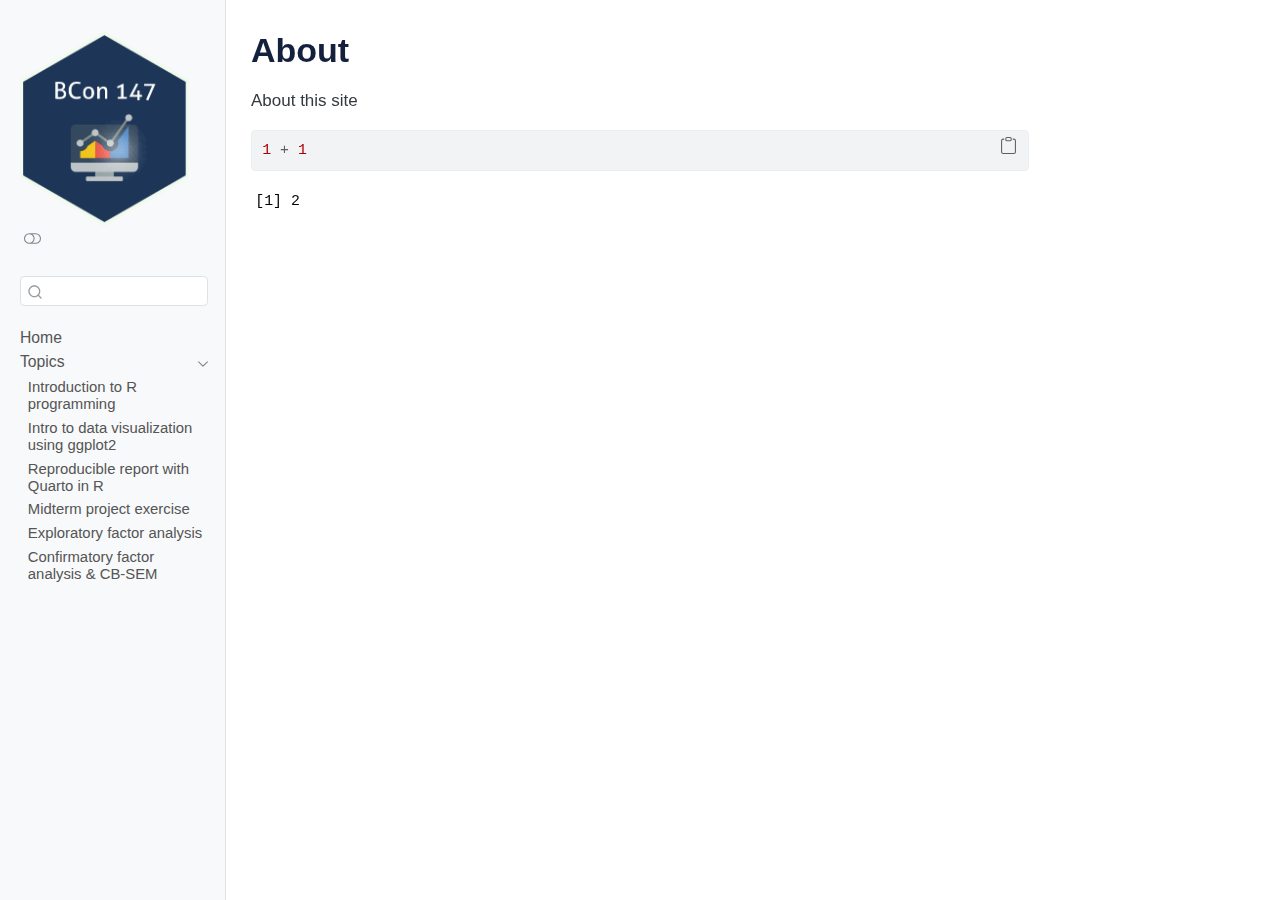
<file: docs/about.html>
<!DOCTYPE html>
<html xmlns="http://www.w3.org/1999/xhtml" lang="en" xml:lang="en"><head>

<meta charset="utf-8">
<meta name="generator" content="quarto-1.5.57">

<meta name="viewport" content="width=device-width, initial-scale=1.0, user-scalable=yes">


<title>About – Bcon 147</title>
<style>
code{white-space: pre-wrap;}
span.smallcaps{font-variant: small-caps;}
div.columns{display: flex; gap: min(4vw, 1.5em);}
div.column{flex: auto; overflow-x: auto;}
div.hanging-indent{margin-left: 1.5em; text-indent: -1.5em;}
ul.task-list{list-style: none;}
ul.task-list li input[type="checkbox"] {
  width: 0.8em;
  margin: 0 0.8em 0.2em -1em; /* quarto-specific, see https://github.com/quarto-dev/quarto-cli/issues/4556 */ 
  vertical-align: middle;
}
/* CSS for syntax highlighting */
pre > code.sourceCode { white-space: pre; position: relative; }
pre > code.sourceCode > span { line-height: 1.25; }
pre > code.sourceCode > span:empty { height: 1.2em; }
.sourceCode { overflow: visible; }
code.sourceCode > span { color: inherit; text-decoration: inherit; }
div.sourceCode { margin: 1em 0; }
pre.sourceCode { margin: 0; }
@media screen {
div.sourceCode { overflow: auto; }
}
@media print {
pre > code.sourceCode { white-space: pre-wrap; }
pre > code.sourceCode > span { display: inline-block; text-indent: -5em; padding-left: 5em; }
}
pre.numberSource code
  { counter-reset: source-line 0; }
pre.numberSource code > span
  { position: relative; left: -4em; counter-increment: source-line; }
pre.numberSource code > span > a:first-child::before
  { content: counter(source-line);
    position: relative; left: -1em; text-align: right; vertical-align: baseline;
    border: none; display: inline-block;
    -webkit-touch-callout: none; -webkit-user-select: none;
    -khtml-user-select: none; -moz-user-select: none;
    -ms-user-select: none; user-select: none;
    padding: 0 4px; width: 4em;
  }
pre.numberSource { margin-left: 3em;  padding-left: 4px; }
div.sourceCode
  {   }
@media screen {
pre > code.sourceCode > span > a:first-child::before { text-decoration: underline; }
}
</style>


<script src="site_libs/quarto-nav/quarto-nav.js"></script>
<script src="site_libs/clipboard/clipboard.min.js"></script>
<script src="site_libs/quarto-search/autocomplete.umd.js"></script>
<script src="site_libs/quarto-search/fuse.min.js"></script>
<script src="site_libs/quarto-search/quarto-search.js"></script>
<meta name="quarto:offset" content="./">
<link href="./plot/Bcon147-hex-logo.png" rel="icon" type="image/png">
<script src="site_libs/quarto-html/quarto.js"></script>
<script src="site_libs/quarto-html/popper.min.js"></script>
<script src="site_libs/quarto-html/tippy.umd.min.js"></script>
<script src="site_libs/quarto-html/anchor.min.js"></script>
<link href="site_libs/quarto-html/tippy.css" rel="stylesheet">
<link href="site_libs/quarto-html/quarto-syntax-highlighting.css" rel="stylesheet" class="quarto-color-scheme" id="quarto-text-highlighting-styles">
<link href="site_libs/quarto-html/quarto-syntax-highlighting-dark.css" rel="prefetch" class="quarto-color-scheme quarto-color-alternate" id="quarto-text-highlighting-styles">
<script src="site_libs/bootstrap/bootstrap.min.js"></script>
<link href="site_libs/bootstrap/bootstrap-icons.css" rel="stylesheet">
<link href="site_libs/bootstrap/bootstrap.min.css" rel="stylesheet" class="quarto-color-scheme" id="quarto-bootstrap" data-mode="light">
<link href="site_libs/bootstrap/bootstrap-dark.min.css" rel="prefetch" class="quarto-color-scheme quarto-color-alternate" id="quarto-bootstrap" data-mode="dark">
<script id="quarto-search-options" type="application/json">{
  "location": "sidebar",
  "copy-button": false,
  "collapse-after": 3,
  "panel-placement": "start",
  "type": "textbox",
  "limit": 50,
  "keyboard-shortcut": [
    "f",
    "/",
    "s"
  ],
  "show-item-context": false,
  "language": {
    "search-no-results-text": "No results",
    "search-matching-documents-text": "matching documents",
    "search-copy-link-title": "Copy link to search",
    "search-hide-matches-text": "Hide additional matches",
    "search-more-match-text": "more match in this document",
    "search-more-matches-text": "more matches in this document",
    "search-clear-button-title": "Clear",
    "search-text-placeholder": "",
    "search-detached-cancel-button-title": "Cancel",
    "search-submit-button-title": "Submit",
    "search-label": "Search"
  }
}</script>


</head>

<body class="nav-sidebar docked">

<div id="quarto-search-results"></div>
  <header id="quarto-header" class="headroom fixed-top">
  <nav class="quarto-secondary-nav">
    <div class="container-fluid d-flex">
      <button type="button" class="quarto-btn-toggle btn" data-bs-toggle="collapse" role="button" data-bs-target=".quarto-sidebar-collapse-item" aria-controls="quarto-sidebar" aria-expanded="false" aria-label="Toggle sidebar navigation" onclick="if (window.quartoToggleHeadroom) { window.quartoToggleHeadroom(); }">
        <i class="bi bi-layout-text-sidebar-reverse"></i>
      </button>
        <nav class="quarto-page-breadcrumbs" aria-label="breadcrumb"><ol class="breadcrumb"><li class="breadcrumb-item">About</li></ol></nav>
        <a class="flex-grow-1" role="navigation" data-bs-toggle="collapse" data-bs-target=".quarto-sidebar-collapse-item" aria-controls="quarto-sidebar" aria-expanded="false" aria-label="Toggle sidebar navigation" onclick="if (window.quartoToggleHeadroom) { window.quartoToggleHeadroom(); }">      
        </a>
      <button type="button" class="btn quarto-search-button" aria-label="Search" onclick="window.quartoOpenSearch();">
        <i class="bi bi-search"></i>
      </button>
    </div>
  </nav>
</header>
<!-- content -->
<div id="quarto-content" class="quarto-container page-columns page-rows-contents page-layout-article">
<!-- sidebar -->
  <nav id="quarto-sidebar" class="sidebar collapse collapse-horizontal quarto-sidebar-collapse-item sidebar-navigation docked overflow-auto">
    <div class="pt-lg-2 mt-2 text-left sidebar-header">
      <a href="./index.html" class="sidebar-logo-link">
      <img src="./plot/Bcon147-hex-logo.png" alt="" class="sidebar-logo py-0 d-lg-inline d-none">
      </a>
      <div class="sidebar-tools-main">
  <a href="" class="quarto-color-scheme-toggle quarto-navigation-tool  px-1" onclick="window.quartoToggleColorScheme(); return false;" title="Toggle dark mode"><i class="bi"></i></a>
</div>
      </div>
        <div class="mt-2 flex-shrink-0 align-items-center">
        <div class="sidebar-search">
        <div id="quarto-search" class="" title="Search"></div>
        </div>
        </div>
    <div class="sidebar-menu-container"> 
    <ul class="list-unstyled mt-1">
        <li class="sidebar-item">
  <div class="sidebar-item-container"> 
  <a href="./index.html" class="sidebar-item-text sidebar-link">
 <span class="menu-text">Home</span></a>
  </div>
</li>
        <li class="sidebar-item sidebar-item-section">
      <div class="sidebar-item-container"> 
            <a class="sidebar-item-text sidebar-link text-start" data-bs-toggle="collapse" data-bs-target="#quarto-sidebar-section-1" role="navigation" aria-expanded="true">
 <span class="menu-text">Topics</span></a>
          <a class="sidebar-item-toggle text-start" data-bs-toggle="collapse" data-bs-target="#quarto-sidebar-section-1" role="navigation" aria-expanded="true" aria-label="Toggle section">
            <i class="bi bi-chevron-right ms-2"></i>
          </a> 
      </div>
      <ul id="quarto-sidebar-section-1" class="collapse list-unstyled sidebar-section depth1 show">  
          <li class="sidebar-item">
  <div class="sidebar-item-container"> 
  <a href="./00-m0-intro-r.html" class="sidebar-item-text sidebar-link">
 <span class="menu-text">Introduction to R programming</span></a>
  </div>
</li>
          <li class="sidebar-item">
  <div class="sidebar-item-container"> 
  <a href="./00-m0-intro-data-viz-ggplot.html" class="sidebar-item-text sidebar-link">
 <span class="menu-text">Intro to data visualization using ggplot2</span></a>
  </div>
</li>
          <li class="sidebar-item">
  <div class="sidebar-item-container"> 
  <a href="./00-m0-reproducible-quarto.html" class="sidebar-item-text sidebar-link">
 <span class="menu-text">Reproducible report with Quarto in R</span></a>
  </div>
</li>
          <li class="sidebar-item">
  <div class="sidebar-item-container"> 
  <a href="./00-midterm-project.html" class="sidebar-item-text sidebar-link">
 <span class="menu-text">Midterm project exercise</span></a>
  </div>
</li>
          <li class="sidebar-item">
  <div class="sidebar-item-container"> 
  <a href="./00-efa.html" class="sidebar-item-text sidebar-link">
 <span class="menu-text">Exploratory factor analysis</span></a>
  </div>
</li>
          <li class="sidebar-item">
  <div class="sidebar-item-container"> 
  <a href="./00-cfa-cb-sem.html" class="sidebar-item-text sidebar-link">
 <span class="menu-text">Confirmatory factor analysis &amp; CB-SEM</span></a>
  </div>
</li>
      </ul>
  </li>
    </ul>
    </div>
</nav>
<div id="quarto-sidebar-glass" class="quarto-sidebar-collapse-item" data-bs-toggle="collapse" data-bs-target=".quarto-sidebar-collapse-item"></div>
<!-- margin-sidebar -->
    <div id="quarto-margin-sidebar" class="sidebar margin-sidebar zindex-bottom">
        
    </div>
<!-- main -->
<main class="content" id="quarto-document-content">

<header id="title-block-header" class="quarto-title-block default">
<div class="quarto-title">
<h1 class="title">About</h1>
</div>



<div class="quarto-title-meta">

    
  
    
  </div>
  


</header>


<p>About this site</p>
<div class="cell">
<div class="sourceCode cell-code" id="cb1"><pre class="sourceCode r code-with-copy"><code class="sourceCode r"><span id="cb1-1"><a href="#cb1-1" aria-hidden="true" tabindex="-1"></a><span class="dv">1</span> <span class="sc">+</span> <span class="dv">1</span></span></code><button title="Copy to Clipboard" class="code-copy-button"><i class="bi"></i></button></pre></div>
<div class="cell-output cell-output-stdout">
<pre><code>[1] 2</code></pre>
</div>
</div>



</main> <!-- /main -->
<script id="quarto-html-after-body" type="application/javascript">
window.document.addEventListener("DOMContentLoaded", function (event) {
  const toggleBodyColorMode = (bsSheetEl) => {
    const mode = bsSheetEl.getAttribute("data-mode");
    const bodyEl = window.document.querySelector("body");
    if (mode === "dark") {
      bodyEl.classList.add("quarto-dark");
      bodyEl.classList.remove("quarto-light");
    } else {
      bodyEl.classList.add("quarto-light");
      bodyEl.classList.remove("quarto-dark");
    }
  }
  const toggleBodyColorPrimary = () => {
    const bsSheetEl = window.document.querySelector("link#quarto-bootstrap");
    if (bsSheetEl) {
      toggleBodyColorMode(bsSheetEl);
    }
  }
  toggleBodyColorPrimary();  
  const disableStylesheet = (stylesheets) => {
    for (let i=0; i < stylesheets.length; i++) {
      const stylesheet = stylesheets[i];
      stylesheet.rel = 'prefetch';
    }
  }
  const enableStylesheet = (stylesheets) => {
    for (let i=0; i < stylesheets.length; i++) {
      const stylesheet = stylesheets[i];
      stylesheet.rel = 'stylesheet';
    }
  }
  const manageTransitions = (selector, allowTransitions) => {
    const els = window.document.querySelectorAll(selector);
    for (let i=0; i < els.length; i++) {
      const el = els[i];
      if (allowTransitions) {
        el.classList.remove('notransition');
      } else {
        el.classList.add('notransition');
      }
    }
  }
  const toggleGiscusIfUsed = (isAlternate, darkModeDefault) => {
    const baseTheme = document.querySelector('#giscus-base-theme')?.value ?? 'light';
    const alternateTheme = document.querySelector('#giscus-alt-theme')?.value ?? 'dark';
    let newTheme = '';
    if(darkModeDefault) {
      newTheme = isAlternate ? baseTheme : alternateTheme;
    } else {
      newTheme = isAlternate ? alternateTheme : baseTheme;
    }
    const changeGiscusTheme = () => {
      // From: https://github.com/giscus/giscus/issues/336
      const sendMessage = (message) => {
        const iframe = document.querySelector('iframe.giscus-frame');
        if (!iframe) return;
        iframe.contentWindow.postMessage({ giscus: message }, 'https://giscus.app');
      }
      sendMessage({
        setConfig: {
          theme: newTheme
        }
      });
    }
    const isGiscussLoaded = window.document.querySelector('iframe.giscus-frame') !== null;
    if (isGiscussLoaded) {
      changeGiscusTheme();
    }
  }
  const toggleColorMode = (alternate) => {
    // Switch the stylesheets
    const alternateStylesheets = window.document.querySelectorAll('link.quarto-color-scheme.quarto-color-alternate');
    manageTransitions('#quarto-margin-sidebar .nav-link', false);
    if (alternate) {
      enableStylesheet(alternateStylesheets);
      for (const sheetNode of alternateStylesheets) {
        if (sheetNode.id === "quarto-bootstrap") {
          toggleBodyColorMode(sheetNode);
        }
      }
    } else {
      disableStylesheet(alternateStylesheets);
      toggleBodyColorPrimary();
    }
    manageTransitions('#quarto-margin-sidebar .nav-link', true);
    // Switch the toggles
    const toggles = window.document.querySelectorAll('.quarto-color-scheme-toggle');
    for (let i=0; i < toggles.length; i++) {
      const toggle = toggles[i];
      if (toggle) {
        if (alternate) {
          toggle.classList.add("alternate");     
        } else {
          toggle.classList.remove("alternate");
        }
      }
    }
    // Hack to workaround the fact that safari doesn't
    // properly recolor the scrollbar when toggling (#1455)
    if (navigator.userAgent.indexOf('Safari') > 0 && navigator.userAgent.indexOf('Chrome') == -1) {
      manageTransitions("body", false);
      window.scrollTo(0, 1);
      setTimeout(() => {
        window.scrollTo(0, 0);
        manageTransitions("body", true);
      }, 40);  
    }
  }
  const isFileUrl = () => { 
    return window.location.protocol === 'file:';
  }
  const hasAlternateSentinel = () => {  
    let styleSentinel = getColorSchemeSentinel();
    if (styleSentinel !== null) {
      return styleSentinel === "alternate";
    } else {
      return false;
    }
  }
  const setStyleSentinel = (alternate) => {
    const value = alternate ? "alternate" : "default";
    if (!isFileUrl()) {
      window.localStorage.setItem("quarto-color-scheme", value);
    } else {
      localAlternateSentinel = value;
    }
  }
  const getColorSchemeSentinel = () => {
    if (!isFileUrl()) {
      const storageValue = window.localStorage.getItem("quarto-color-scheme");
      return storageValue != null ? storageValue : localAlternateSentinel;
    } else {
      return localAlternateSentinel;
    }
  }
  const darkModeDefault = false;
  let localAlternateSentinel = darkModeDefault ? 'alternate' : 'default';
  // Dark / light mode switch
  window.quartoToggleColorScheme = () => {
    // Read the current dark / light value 
    let toAlternate = !hasAlternateSentinel();
    toggleColorMode(toAlternate);
    setStyleSentinel(toAlternate);
    toggleGiscusIfUsed(toAlternate, darkModeDefault);
  };
  // Ensure there is a toggle, if there isn't float one in the top right
  if (window.document.querySelector('.quarto-color-scheme-toggle') === null) {
    const a = window.document.createElement('a');
    a.classList.add('top-right');
    a.classList.add('quarto-color-scheme-toggle');
    a.href = "";
    a.onclick = function() { try { window.quartoToggleColorScheme(); } catch {} return false; };
    const i = window.document.createElement("i");
    i.classList.add('bi');
    a.appendChild(i);
    window.document.body.appendChild(a);
  }
  // Switch to dark mode if need be
  if (hasAlternateSentinel()) {
    toggleColorMode(true);
  } else {
    toggleColorMode(false);
  }
  const icon = "";
  const anchorJS = new window.AnchorJS();
  anchorJS.options = {
    placement: 'right',
    icon: icon
  };
  anchorJS.add('.anchored');
  const isCodeAnnotation = (el) => {
    for (const clz of el.classList) {
      if (clz.startsWith('code-annotation-')) {                     
        return true;
      }
    }
    return false;
  }
  const onCopySuccess = function(e) {
    // button target
    const button = e.trigger;
    // don't keep focus
    button.blur();
    // flash "checked"
    button.classList.add('code-copy-button-checked');
    var currentTitle = button.getAttribute("title");
    button.setAttribute("title", "Copied!");
    let tooltip;
    if (window.bootstrap) {
      button.setAttribute("data-bs-toggle", "tooltip");
      button.setAttribute("data-bs-placement", "left");
      button.setAttribute("data-bs-title", "Copied!");
      tooltip = new bootstrap.Tooltip(button, 
        { trigger: "manual", 
          customClass: "code-copy-button-tooltip",
          offset: [0, -8]});
      tooltip.show();    
    }
    setTimeout(function() {
      if (tooltip) {
        tooltip.hide();
        button.removeAttribute("data-bs-title");
        button.removeAttribute("data-bs-toggle");
        button.removeAttribute("data-bs-placement");
      }
      button.setAttribute("title", currentTitle);
      button.classList.remove('code-copy-button-checked');
    }, 1000);
    // clear code selection
    e.clearSelection();
  }
  const getTextToCopy = function(trigger) {
      const codeEl = trigger.previousElementSibling.cloneNode(true);
      for (const childEl of codeEl.children) {
        if (isCodeAnnotation(childEl)) {
          childEl.remove();
        }
      }
      return codeEl.innerText;
  }
  const clipboard = new window.ClipboardJS('.code-copy-button:not([data-in-quarto-modal])', {
    text: getTextToCopy
  });
  clipboard.on('success', onCopySuccess);
  if (window.document.getElementById('quarto-embedded-source-code-modal')) {
    // For code content inside modals, clipBoardJS needs to be initialized with a container option
    // TODO: Check when it could be a function (https://github.com/zenorocha/clipboard.js/issues/860)
    const clipboardModal = new window.ClipboardJS('.code-copy-button[data-in-quarto-modal]', {
      text: getTextToCopy,
      container: window.document.getElementById('quarto-embedded-source-code-modal')
    });
    clipboardModal.on('success', onCopySuccess);
  }
    var localhostRegex = new RegExp(/^(?:http|https):\/\/localhost\:?[0-9]*\//);
    var mailtoRegex = new RegExp(/^mailto:/);
      var filterRegex = new RegExp("https:\/\/econ147-special-topic\/econ147-site");
    var isInternal = (href) => {
        return filterRegex.test(href) || localhostRegex.test(href) || mailtoRegex.test(href);
    }
    // Inspect non-navigation links and adorn them if external
 	var links = window.document.querySelectorAll('a[href]:not(.nav-link):not(.navbar-brand):not(.toc-action):not(.sidebar-link):not(.sidebar-item-toggle):not(.pagination-link):not(.no-external):not([aria-hidden]):not(.dropdown-item):not(.quarto-navigation-tool):not(.about-link)');
    for (var i=0; i<links.length; i++) {
      const link = links[i];
      if (!isInternal(link.href)) {
        // undo the damage that might have been done by quarto-nav.js in the case of
        // links that we want to consider external
        if (link.dataset.originalHref !== undefined) {
          link.href = link.dataset.originalHref;
        }
      }
    }
  function tippyHover(el, contentFn, onTriggerFn, onUntriggerFn) {
    const config = {
      allowHTML: true,
      maxWidth: 500,
      delay: 100,
      arrow: false,
      appendTo: function(el) {
          return el.parentElement;
      },
      interactive: true,
      interactiveBorder: 10,
      theme: 'quarto',
      placement: 'bottom-start',
    };
    if (contentFn) {
      config.content = contentFn;
    }
    if (onTriggerFn) {
      config.onTrigger = onTriggerFn;
    }
    if (onUntriggerFn) {
      config.onUntrigger = onUntriggerFn;
    }
    window.tippy(el, config); 
  }
  const noterefs = window.document.querySelectorAll('a[role="doc-noteref"]');
  for (var i=0; i<noterefs.length; i++) {
    const ref = noterefs[i];
    tippyHover(ref, function() {
      // use id or data attribute instead here
      let href = ref.getAttribute('data-footnote-href') || ref.getAttribute('href');
      try { href = new URL(href).hash; } catch {}
      const id = href.replace(/^#\/?/, "");
      const note = window.document.getElementById(id);
      if (note) {
        return note.innerHTML;
      } else {
        return "";
      }
    });
  }
  const xrefs = window.document.querySelectorAll('a.quarto-xref');
  const processXRef = (id, note) => {
    // Strip column container classes
    const stripColumnClz = (el) => {
      el.classList.remove("page-full", "page-columns");
      if (el.children) {
        for (const child of el.children) {
          stripColumnClz(child);
        }
      }
    }
    stripColumnClz(note)
    if (id === null || id.startsWith('sec-')) {
      // Special case sections, only their first couple elements
      const container = document.createElement("div");
      if (note.children && note.children.length > 2) {
        container.appendChild(note.children[0].cloneNode(true));
        for (let i = 1; i < note.children.length; i++) {
          const child = note.children[i];
          if (child.tagName === "P" && child.innerText === "") {
            continue;
          } else {
            container.appendChild(child.cloneNode(true));
            break;
          }
        }
        if (window.Quarto?.typesetMath) {
          window.Quarto.typesetMath(container);
        }
        return container.innerHTML
      } else {
        if (window.Quarto?.typesetMath) {
          window.Quarto.typesetMath(note);
        }
        return note.innerHTML;
      }
    } else {
      // Remove any anchor links if they are present
      const anchorLink = note.querySelector('a.anchorjs-link');
      if (anchorLink) {
        anchorLink.remove();
      }
      if (window.Quarto?.typesetMath) {
        window.Quarto.typesetMath(note);
      }
      // TODO in 1.5, we should make sure this works without a callout special case
      if (note.classList.contains("callout")) {
        return note.outerHTML;
      } else {
        return note.innerHTML;
      }
    }
  }
  for (var i=0; i<xrefs.length; i++) {
    const xref = xrefs[i];
    tippyHover(xref, undefined, function(instance) {
      instance.disable();
      let url = xref.getAttribute('href');
      let hash = undefined; 
      if (url.startsWith('#')) {
        hash = url;
      } else {
        try { hash = new URL(url).hash; } catch {}
      }
      if (hash) {
        const id = hash.replace(/^#\/?/, "");
        const note = window.document.getElementById(id);
        if (note !== null) {
          try {
            const html = processXRef(id, note.cloneNode(true));
            instance.setContent(html);
          } finally {
            instance.enable();
            instance.show();
          }
        } else {
          // See if we can fetch this
          fetch(url.split('#')[0])
          .then(res => res.text())
          .then(html => {
            const parser = new DOMParser();
            const htmlDoc = parser.parseFromString(html, "text/html");
            const note = htmlDoc.getElementById(id);
            if (note !== null) {
              const html = processXRef(id, note);
              instance.setContent(html);
            } 
          }).finally(() => {
            instance.enable();
            instance.show();
          });
        }
      } else {
        // See if we can fetch a full url (with no hash to target)
        // This is a special case and we should probably do some content thinning / targeting
        fetch(url)
        .then(res => res.text())
        .then(html => {
          const parser = new DOMParser();
          const htmlDoc = parser.parseFromString(html, "text/html");
          const note = htmlDoc.querySelector('main.content');
          if (note !== null) {
            // This should only happen for chapter cross references
            // (since there is no id in the URL)
            // remove the first header
            if (note.children.length > 0 && note.children[0].tagName === "HEADER") {
              note.children[0].remove();
            }
            const html = processXRef(null, note);
            instance.setContent(html);
          } 
        }).finally(() => {
          instance.enable();
          instance.show();
        });
      }
    }, function(instance) {
    });
  }
      let selectedAnnoteEl;
      const selectorForAnnotation = ( cell, annotation) => {
        let cellAttr = 'data-code-cell="' + cell + '"';
        let lineAttr = 'data-code-annotation="' +  annotation + '"';
        const selector = 'span[' + cellAttr + '][' + lineAttr + ']';
        return selector;
      }
      const selectCodeLines = (annoteEl) => {
        const doc = window.document;
        const targetCell = annoteEl.getAttribute("data-target-cell");
        const targetAnnotation = annoteEl.getAttribute("data-target-annotation");
        const annoteSpan = window.document.querySelector(selectorForAnnotation(targetCell, targetAnnotation));
        const lines = annoteSpan.getAttribute("data-code-lines").split(",");
        const lineIds = lines.map((line) => {
          return targetCell + "-" + line;
        })
        let top = null;
        let height = null;
        let parent = null;
        if (lineIds.length > 0) {
            //compute the position of the single el (top and bottom and make a div)
            const el = window.document.getElementById(lineIds[0]);
            top = el.offsetTop;
            height = el.offsetHeight;
            parent = el.parentElement.parentElement;
          if (lineIds.length > 1) {
            const lastEl = window.document.getElementById(lineIds[lineIds.length - 1]);
            const bottom = lastEl.offsetTop + lastEl.offsetHeight;
            height = bottom - top;
          }
          if (top !== null && height !== null && parent !== null) {
            // cook up a div (if necessary) and position it 
            let div = window.document.getElementById("code-annotation-line-highlight");
            if (div === null) {
              div = window.document.createElement("div");
              div.setAttribute("id", "code-annotation-line-highlight");
              div.style.position = 'absolute';
              parent.appendChild(div);
            }
            div.style.top = top - 2 + "px";
            div.style.height = height + 4 + "px";
            div.style.left = 0;
            let gutterDiv = window.document.getElementById("code-annotation-line-highlight-gutter");
            if (gutterDiv === null) {
              gutterDiv = window.document.createElement("div");
              gutterDiv.setAttribute("id", "code-annotation-line-highlight-gutter");
              gutterDiv.style.position = 'absolute';
              const codeCell = window.document.getElementById(targetCell);
              const gutter = codeCell.querySelector('.code-annotation-gutter');
              gutter.appendChild(gutterDiv);
            }
            gutterDiv.style.top = top - 2 + "px";
            gutterDiv.style.height = height + 4 + "px";
          }
          selectedAnnoteEl = annoteEl;
        }
      };
      const unselectCodeLines = () => {
        const elementsIds = ["code-annotation-line-highlight", "code-annotation-line-highlight-gutter"];
        elementsIds.forEach((elId) => {
          const div = window.document.getElementById(elId);
          if (div) {
            div.remove();
          }
        });
        selectedAnnoteEl = undefined;
      };
        // Handle positioning of the toggle
    window.addEventListener(
      "resize",
      throttle(() => {
        elRect = undefined;
        if (selectedAnnoteEl) {
          selectCodeLines(selectedAnnoteEl);
        }
      }, 10)
    );
    function throttle(fn, ms) {
    let throttle = false;
    let timer;
      return (...args) => {
        if(!throttle) { // first call gets through
            fn.apply(this, args);
            throttle = true;
        } else { // all the others get throttled
            if(timer) clearTimeout(timer); // cancel #2
            timer = setTimeout(() => {
              fn.apply(this, args);
              timer = throttle = false;
            }, ms);
        }
      };
    }
      // Attach click handler to the DT
      const annoteDls = window.document.querySelectorAll('dt[data-target-cell]');
      for (const annoteDlNode of annoteDls) {
        annoteDlNode.addEventListener('click', (event) => {
          const clickedEl = event.target;
          if (clickedEl !== selectedAnnoteEl) {
            unselectCodeLines();
            const activeEl = window.document.querySelector('dt[data-target-cell].code-annotation-active');
            if (activeEl) {
              activeEl.classList.remove('code-annotation-active');
            }
            selectCodeLines(clickedEl);
            clickedEl.classList.add('code-annotation-active');
          } else {
            // Unselect the line
            unselectCodeLines();
            clickedEl.classList.remove('code-annotation-active');
          }
        });
      }
  const findCites = (el) => {
    const parentEl = el.parentElement;
    if (parentEl) {
      const cites = parentEl.dataset.cites;
      if (cites) {
        return {
          el,
          cites: cites.split(' ')
        };
      } else {
        return findCites(el.parentElement)
      }
    } else {
      return undefined;
    }
  };
  var bibliorefs = window.document.querySelectorAll('a[role="doc-biblioref"]');
  for (var i=0; i<bibliorefs.length; i++) {
    const ref = bibliorefs[i];
    const citeInfo = findCites(ref);
    if (citeInfo) {
      tippyHover(citeInfo.el, function() {
        var popup = window.document.createElement('div');
        citeInfo.cites.forEach(function(cite) {
          var citeDiv = window.document.createElement('div');
          citeDiv.classList.add('hanging-indent');
          citeDiv.classList.add('csl-entry');
          var biblioDiv = window.document.getElementById('ref-' + cite);
          if (biblioDiv) {
            citeDiv.innerHTML = biblioDiv.innerHTML;
          }
          popup.appendChild(citeDiv);
        });
        return popup.innerHTML;
      });
    }
  }
});
</script>
</div> <!-- /content -->




</body></html>
</file>
<file: docs/site_libs/quarto-html/tippy.css>
.tippy-box[data-animation=fade][data-state=hidden]{opacity:0}[data-tippy-root]{max-width:calc(100vw - 10px)}.tippy-box{position:relative;background-color:#333;color:#fff;border-radius:4px;font-size:14px;line-height:1.4;white-space:normal;outline:0;transition-property:transform,visibility,opacity}.tippy-box[data-placement^=top]>.tippy-arrow{bottom:0}.tippy-box[data-placement^=top]>.tippy-arrow:before{bottom:-7px;left:0;border-width:8px 8px 0;border-top-color:initial;transform-origin:center top}.tippy-box[data-placement^=bottom]>.tippy-arrow{top:0}.tippy-box[data-placement^=bottom]>.tippy-arrow:before{top:-7px;left:0;border-width:0 8px 8px;border-bottom-color:initial;transform-origin:center bottom}.tippy-box[data-placement^=left]>.tippy-arrow{right:0}.tippy-box[data-placement^=left]>.tippy-arrow:before{border-width:8px 0 8px 8px;border-left-color:initial;right:-7px;transform-origin:center left}.tippy-box[data-placement^=right]>.tippy-arrow{left:0}.tippy-box[data-placement^=right]>.tippy-arrow:before{left:-7px;border-width:8px 8px 8px 0;border-right-color:initial;transform-origin:center right}.tippy-box[data-inertia][data-state=visible]{transition-timing-function:cubic-bezier(.54,1.5,.38,1.11)}.tippy-arrow{width:16px;height:16px;color:#333}.tippy-arrow:before{content:"";position:absolute;border-color:transparent;border-style:solid}.tippy-content{position:relative;padding:5px 9px;z-index:1}
</file>
<file: docs/site_libs/quarto-html/quarto-syntax-highlighting.css>
/* quarto syntax highlight colors */
:root {
  --quarto-hl-ot-color: #003B4F;
  --quarto-hl-at-color: #657422;
  --quarto-hl-ss-color: #20794D;
  --quarto-hl-an-color: #5E5E5E;
  --quarto-hl-fu-color: #4758AB;
  --quarto-hl-st-color: #20794D;
  --quarto-hl-cf-color: #003B4F;
  --quarto-hl-op-color: #5E5E5E;
  --quarto-hl-er-color: #AD0000;
  --quarto-hl-bn-color: #AD0000;
  --quarto-hl-al-color: #AD0000;
  --quarto-hl-va-color: #111111;
  --quarto-hl-bu-color: inherit;
  --quarto-hl-ex-color: inherit;
  --quarto-hl-pp-color: #AD0000;
  --quarto-hl-in-color: #5E5E5E;
  --quarto-hl-vs-color: #20794D;
  --quarto-hl-wa-color: #5E5E5E;
  --quarto-hl-do-color: #5E5E5E;
  --quarto-hl-im-color: #00769E;
  --quarto-hl-ch-color: #20794D;
  --quarto-hl-dt-color: #AD0000;
  --quarto-hl-fl-color: #AD0000;
  --quarto-hl-co-color: #5E5E5E;
  --quarto-hl-cv-color: #5E5E5E;
  --quarto-hl-cn-color: #8f5902;
  --quarto-hl-sc-color: #5E5E5E;
  --quarto-hl-dv-color: #AD0000;
  --quarto-hl-kw-color: #003B4F;
}

/* other quarto variables */
:root {
  --quarto-font-monospace: SFMono-Regular, Menlo, Monaco, Consolas, "Liberation Mono", "Courier New", monospace;
}

pre > code.sourceCode > span {
  color: #003B4F;
}

code span {
  color: #003B4F;
}

code.sourceCode > span {
  color: #003B4F;
}

div.sourceCode,
div.sourceCode pre.sourceCode {
  color: #003B4F;
}

code span.ot {
  color: #003B4F;
  font-style: inherit;
}

code span.at {
  color: #657422;
  font-style: inherit;
}

code span.ss {
  color: #20794D;
  font-style: inherit;
}

code span.an {
  color: #5E5E5E;
  font-style: inherit;
}

code span.fu {
  color: #4758AB;
  font-style: inherit;
}

code span.st {
  color: #20794D;
  font-style: inherit;
}

code span.cf {
  color: #003B4F;
  font-weight: bold;
  font-style: inherit;
}

code span.op {
  color: #5E5E5E;
  font-style: inherit;
}

code span.er {
  color: #AD0000;
  font-style: inherit;
}

code span.bn {
  color: #AD0000;
  font-style: inherit;
}

code span.al {
  color: #AD0000;
  font-style: inherit;
}

code span.va {
  color: #111111;
  font-style: inherit;
}

code span.bu {
  font-style: inherit;
}

code span.ex {
  font-style: inherit;
}

code span.pp {
  color: #AD0000;
  font-style: inherit;
}

code span.in {
  color: #5E5E5E;
  font-style: inherit;
}

code span.vs {
  color: #20794D;
  font-style: inherit;
}

code span.wa {
  color: #5E5E5E;
  font-style: italic;
}

code span.do {
  color: #5E5E5E;
  font-style: italic;
}

code span.im {
  color: #00769E;
  font-style: inherit;
}

code span.ch {
  color: #20794D;
  font-style: inherit;
}

code span.dt {
  color: #AD0000;
  font-style: inherit;
}

code span.fl {
  color: #AD0000;
  font-style: inherit;
}

code span.co {
  color: #5E5E5E;
  font-style: inherit;
}

code span.cv {
  color: #5E5E5E;
  font-style: italic;
}

code span.cn {
  color: #8f5902;
  font-style: inherit;
}

code span.sc {
  color: #5E5E5E;
  font-style: inherit;
}

code span.dv {
  color: #AD0000;
  font-style: inherit;
}

code span.kw {
  color: #003B4F;
  font-weight: bold;
  font-style: inherit;
}

.prevent-inlining {
  content: "</";
}

/*# sourceMappingURL=debc5d5d77c3f9108843748ff7464032.css.map */
</file>
<file: docs/site_libs/quarto-html/quarto-syntax-highlighting-dark.css>
/* quarto syntax highlight colors */
:root {
  --quarto-hl-al-color: #f07178;
  --quarto-hl-an-color: #d4d0ab;
  --quarto-hl-at-color: #00e0e0;
  --quarto-hl-bn-color: #d4d0ab;
  --quarto-hl-bu-color: #abe338;
  --quarto-hl-ch-color: #abe338;
  --quarto-hl-co-color: #f8f8f2;
  --quarto-hl-cv-color: #ffd700;
  --quarto-hl-cn-color: #ffd700;
  --quarto-hl-cf-color: #ffa07a;
  --quarto-hl-dt-color: #ffa07a;
  --quarto-hl-dv-color: #d4d0ab;
  --quarto-hl-do-color: #f8f8f2;
  --quarto-hl-er-color: #f07178;
  --quarto-hl-ex-color: #00e0e0;
  --quarto-hl-fl-color: #d4d0ab;
  --quarto-hl-fu-color: #ffa07a;
  --quarto-hl-im-color: #abe338;
  --quarto-hl-in-color: #d4d0ab;
  --quarto-hl-kw-color: #ffa07a;
  --quarto-hl-op-color: #ffa07a;
  --quarto-hl-ot-color: #00e0e0;
  --quarto-hl-pp-color: #dcc6e0;
  --quarto-hl-re-color: #00e0e0;
  --quarto-hl-sc-color: #abe338;
  --quarto-hl-ss-color: #abe338;
  --quarto-hl-st-color: #abe338;
  --quarto-hl-va-color: #00e0e0;
  --quarto-hl-vs-color: #abe338;
  --quarto-hl-wa-color: #dcc6e0;
}

/* other quarto variables */
:root {
  --quarto-font-monospace: SFMono-Regular, Menlo, Monaco, Consolas, "Liberation Mono", "Courier New", monospace;
}

code span.al {
  background-color: #2a0f15;
  font-weight: bold;
  color: #f07178;
}

code span.an {
  color: #d4d0ab;
}

code span.at {
  color: #00e0e0;
}

code span.bn {
  color: #d4d0ab;
}

code span.bu {
  color: #abe338;
}

code span.ch {
  color: #abe338;
}

code span.co {
  font-style: italic;
  color: #f8f8f2;
}

code span.cv {
  color: #ffd700;
}

code span.cn {
  color: #ffd700;
}

code span.cf {
  font-weight: bold;
  color: #ffa07a;
}

code span.dt {
  color: #ffa07a;
}

code span.dv {
  color: #d4d0ab;
}

code span.do {
  color: #f8f8f2;
}

code span.er {
  color: #f07178;
  text-decoration: underline;
}

code span.ex {
  font-weight: bold;
  color: #00e0e0;
}

code span.fl {
  color: #d4d0ab;
}

code span.fu {
  color: #ffa07a;
}

code span.im {
  color: #abe338;
}

code span.in {
  color: #d4d0ab;
}

code span.kw {
  font-weight: bold;
  color: #ffa07a;
}

pre > code.sourceCode > span {
  color: #f8f8f2;
}

code span {
  color: #f8f8f2;
}

code.sourceCode > span {
  color: #f8f8f2;
}

div.sourceCode,
div.sourceCode pre.sourceCode {
  color: #f8f8f2;
}

code span.op {
  color: #ffa07a;
}

code span.ot {
  color: #00e0e0;
}

code span.pp {
  color: #dcc6e0;
}

code span.re {
  background-color: #f8f8f2;
  color: #00e0e0;
}

code span.sc {
  color: #abe338;
}

code span.ss {
  color: #abe338;
}

code span.st {
  color: #abe338;
}

code span.va {
  color: #00e0e0;
}

code span.vs {
  color: #abe338;
}

code span.wa {
  color: #dcc6e0;
}

.prevent-inlining {
  content: "</";
}

/*# sourceMappingURL=935a306eefa94366c21e1a970dddb765.css.map */
</file>
<file: docs/site_libs/htmltools-fill-0.5.8.1/fill.css>
@layer htmltools {
  .html-fill-container {
    display: flex;
    flex-direction: column;
    /* Prevent the container from expanding vertically or horizontally beyond its
    parent's constraints. */
    min-height: 0;
    min-width: 0;
  }
  .html-fill-container > .html-fill-item {
    /* Fill items can grow and shrink freely within
    available vertical space in fillable container */
    flex: 1 1 auto;
    min-height: 0;
    min-width: 0;
  }
  .html-fill-container > :not(.html-fill-item) {
    /* Prevent shrinking or growing of non-fill items */
    flex: 0 0 auto;
  }
}
</file>
<file: docs/site_libs/datatables-css-0.0.0/datatables-crosstalk.css>
.dt-crosstalk-fade {
  opacity: 0.2;
}

html body div.DTS div.dataTables_scrollBody {
  background: none;
}


/*
Fix https://github.com/rstudio/DT/issues/563
If the `table.display` is set to "block" (e.g., pkgdown), the browser will display
datatable objects strangely. The search panel and the page buttons will still be
in full-width but the table body will be "compact" and shorter.
In therory, having this attributes will affect `dom="t"`
with `display: block` users. But in reality, there should be no one.
We may remove the below lines in the future if the upstream agree to have this there.
See https://github.com/DataTables/DataTablesSrc/issues/160
*/

table.dataTable {
  display: table;
}


/*
When DTOutput(fill = TRUE), it receives a .html-fill-item class (via htmltools::bindFillRole()), which effectively amounts to `flex: 1 1 auto`. That's mostly fine, but the case where `fillContainer=TRUE`+`height:auto`+`flex-basis:auto` and the container (e.g., a bslib::card()) doesn't have a defined height is a bit problematic since the table wants to fit the parent but the parent wants to fit the table, which results pretty small table height (maybe because there is a minimum height somewhere?). It seems better in this case to impose a 400px height default for the table, which we can do by setting `flex-basis` to 400px (the table is still allowed to grow/shrink when the container has an opinionated height).
*/

.html-fill-container > .html-fill-item.datatables {
  flex-basis: 400px;
}
</file>
<file: docs/site_libs/crosstalk-1.2.1/css/crosstalk.min.css>
.container-fluid.crosstalk-bscols{margin-left:-30px;margin-right:-30px;white-space:normal}body>.container-fluid.crosstalk-bscols{margin-left:auto;margin-right:auto}.crosstalk-input-checkboxgroup .crosstalk-options-group .crosstalk-options-column{display:inline-block;padding-right:12px;vertical-align:top}@media only screen and (max-width: 480px){.crosstalk-input-checkboxgroup .crosstalk-options-group .crosstalk-options-column{display:block;padding-right:inherit}}.crosstalk-input{margin-bottom:15px}.crosstalk-input .control-label{margin-bottom:0;vertical-align:middle}.crosstalk-input input[type="checkbox"]{margin:4px 0 0;margin-top:1px;line-height:normal}.crosstalk-input .checkbox{position:relative;display:block;margin-top:10px;margin-bottom:10px}.crosstalk-input .checkbox>label{padding-left:20px;margin-bottom:0;font-weight:400;cursor:pointer}.crosstalk-input .checkbox input[type="checkbox"],.crosstalk-input .checkbox-inline input[type="checkbox"]{position:absolute;margin-top:2px;margin-left:-20px}.crosstalk-input .checkbox+.checkbox{margin-top:-5px}.crosstalk-input .checkbox-inline{position:relative;display:inline-block;padding-left:20px;margin-bottom:0;font-weight:400;vertical-align:middle;cursor:pointer}.crosstalk-input .checkbox-inline+.checkbox-inline{margin-top:0;margin-left:10px}
</file>
